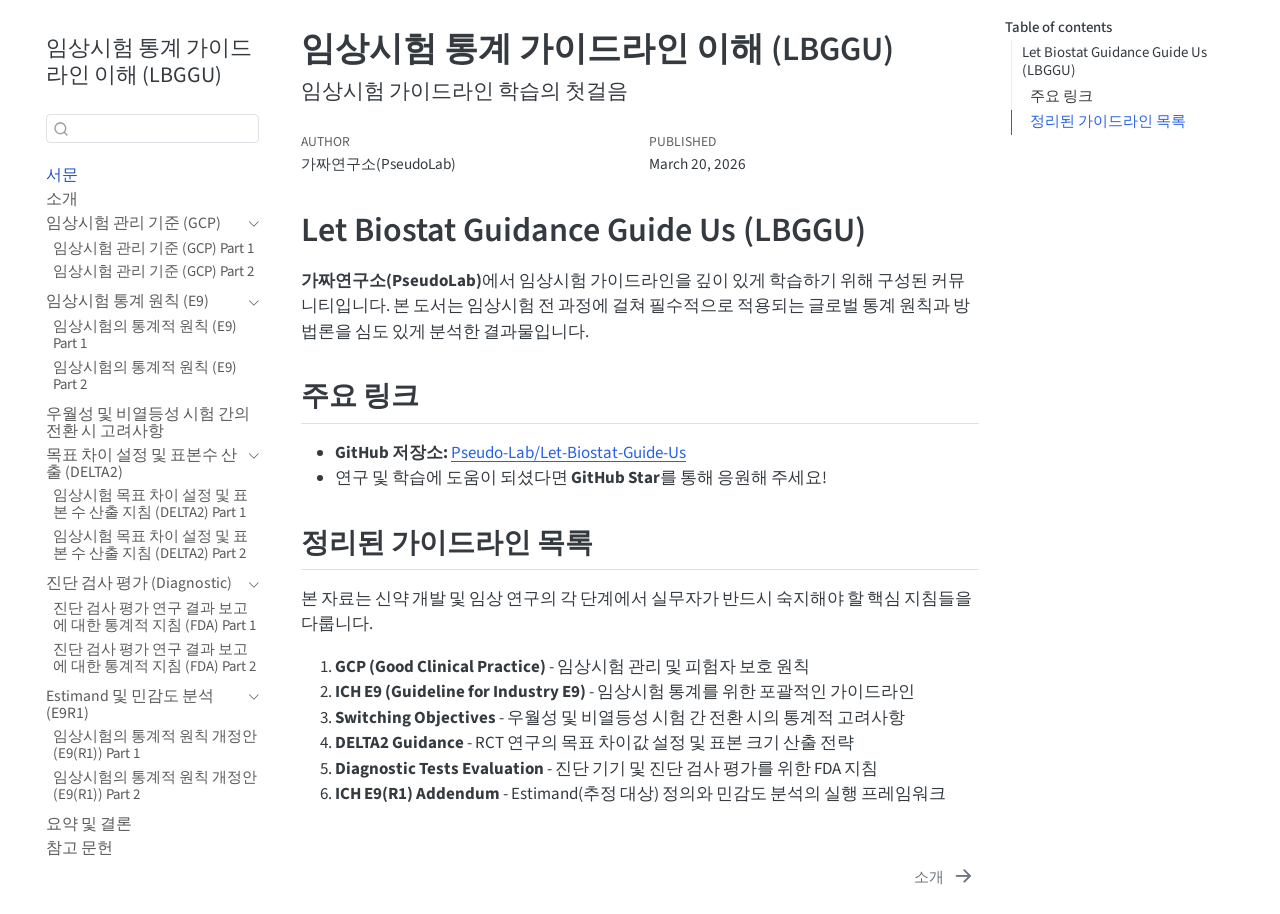
<file: index.html>
<!DOCTYPE html>
<html xmlns="http://www.w3.org/1999/xhtml" lang="en" xml:lang="en"><head>

<meta charset="utf-8">
<meta name="generator" content="quarto-1.9.36">

<meta name="viewport" content="width=device-width, initial-scale=1.0, user-scalable=yes">

<meta name="author" content="가짜연구소(PseudoLab)">
<meta name="dcterms.date" content="2026-03-20">

<title>임상시험 통계 가이드라인 이해 (LBGGU)</title>
<style>
/* Default styles provided by pandoc.
** See https://pandoc.org/MANUAL.html#variables-for-html for config info.
*/
code{white-space: pre-wrap;}
span.smallcaps{font-variant: small-caps;}
div.columns{display: flex; gap: min(4vw, 1.5em);}
div.column{flex: auto; overflow-x: auto;}
div.hanging-indent{margin-left: 1.5em; text-indent: -1.5em;}
ul.task-list{list-style: none;}
ul.task-list li input[type="checkbox"] {
  width: 0.8em;
  margin: 0 0.8em 0.2em -1em; /* quarto-specific, see https://github.com/quarto-dev/quarto-cli/issues/4556 */ 
  vertical-align: middle;
}
</style>


<script src="site_libs/quarto-nav/quarto-nav.js"></script>
<script src="site_libs/quarto-nav/headroom.min.js"></script>
<script src="site_libs/clipboard/clipboard.min.js"></script>
<script src="site_libs/quarto-search/autocomplete.umd.js"></script>
<script src="site_libs/quarto-search/fuse.min.js"></script>
<script src="site_libs/quarto-search/quarto-search.js"></script>
<meta name="quarto:offset" content="./">
<link href="./intro.html" rel="next">
<script src="site_libs/quarto-html/quarto.js" type="module"></script>
<script src="site_libs/quarto-html/tabsets/tabsets.js" type="module"></script>
<script src="site_libs/quarto-html/popper.min.js"></script>
<script src="site_libs/quarto-html/tippy.umd.min.js"></script>
<script src="site_libs/quarto-html/anchor.min.js"></script>
<link href="site_libs/quarto-html/tippy.css" rel="stylesheet">
<link href="site_libs/quarto-html/quarto-syntax-highlighting-845c23b38eaddc0f92fda52bfe77a8c8.css" rel="stylesheet" id="quarto-text-highlighting-styles">
<script src="site_libs/bootstrap/bootstrap.min.js"></script>
<link href="site_libs/bootstrap/bootstrap-icons.css" rel="stylesheet">
<link href="site_libs/bootstrap/bootstrap-44ee0976171e9be92e6ebe9be850cd66.min.css" rel="stylesheet" append-hash="true" id="quarto-bootstrap" data-mode="light">
<script id="quarto-search-options" type="application/json">{
  "location": "sidebar",
  "copy-button": false,
  "collapse-after": 3,
  "panel-placement": "start",
  "type": "textbox",
  "limit": 50,
  "keyboard-shortcut": [
    "f",
    "/",
    "s"
  ],
  "show-item-context": false,
  "language": {
    "search-no-results-text": "No results",
    "search-matching-documents-text": "matching documents",
    "search-copy-link-title": "Copy link to search",
    "search-hide-matches-text": "Hide additional matches",
    "search-more-match-text": "more match in this document",
    "search-more-matches-text": "more matches in this document",
    "search-clear-button-title": "Clear",
    "search-text-placeholder": "",
    "search-detached-cancel-button-title": "Cancel",
    "search-submit-button-title": "Submit",
    "search-label": "Search"
  }
}</script>


</head>

<body class="nav-sidebar floating quarto-light">

<div id="quarto-search-results"></div>
  <header id="quarto-header" class="headroom fixed-top">
  <nav class="quarto-secondary-nav">
    <div class="container-fluid d-flex">
      <button type="button" class="quarto-btn-toggle btn" data-bs-toggle="collapse" role="button" data-bs-target=".quarto-sidebar-collapse-item" aria-controls="quarto-sidebar" aria-expanded="false" aria-label="Toggle sidebar navigation" onclick="if (window.quartoToggleHeadroom) { window.quartoToggleHeadroom(); }">
        <i class="bi bi-layout-text-sidebar-reverse"></i>
      </button>
        <nav class="quarto-page-breadcrumbs" aria-label="breadcrumb"><ol class="breadcrumb"><li class="breadcrumb-item"><a href="./index.html"><span class="chapter-title">서문</span></a></li></ol></nav>
        <a class="flex-grow-1" role="navigation" data-bs-toggle="collapse" data-bs-target=".quarto-sidebar-collapse-item" aria-controls="quarto-sidebar" aria-expanded="false" aria-label="Toggle sidebar navigation" onclick="if (window.quartoToggleHeadroom) { window.quartoToggleHeadroom(); }">      
        </a>
      <button type="button" class="btn quarto-search-button" aria-label="Search" onclick="window.quartoOpenSearch();">
        <i class="bi bi-search"></i>
      </button>
    </div>
  </nav>
</header>
<!-- content -->
<div id="quarto-content" class="quarto-container page-columns page-rows-contents page-layout-article">
<!-- sidebar -->
  <nav id="quarto-sidebar" class="sidebar collapse collapse-horizontal quarto-sidebar-collapse-item sidebar-navigation floating overflow-auto">
    <div class="pt-lg-2 mt-2 text-left sidebar-header">
    <div class="sidebar-title mb-0 py-0">
      <a href="./">임상시험 통계 가이드라인 이해 (LBGGU)</a> 
    </div>
      </div>
        <div class="mt-2 flex-shrink-0 align-items-center">
        <div class="sidebar-search">
        <div id="quarto-search" class="" title="Search"></div>
        </div>
        </div>
    <div class="sidebar-menu-container"> 
    <ul class="list-unstyled mt-1">
        <li class="sidebar-item">
  <div class="sidebar-item-container"> 
  <a href="./index.html" class="sidebar-item-text sidebar-link active"><span class="chapter-title">서문</span></a>
  </div>
</li>
        <li class="sidebar-item">
  <div class="sidebar-item-container"> 
  <a href="./intro.html" class="sidebar-item-text sidebar-link"><span class="chapter-title">소개</span></a>
  </div>
</li>
        <li class="sidebar-item sidebar-item-section">
      <div class="sidebar-item-container"> 
            <a class="sidebar-item-text sidebar-link text-start" data-bs-toggle="collapse" data-bs-target="#quarto-sidebar-section-1" role="navigation" aria-expanded="true">
 <span class="menu-text">임상시험 관리 기준 (GCP)</span></a>
          <a class="sidebar-item-toggle text-start" data-bs-toggle="collapse" data-bs-target="#quarto-sidebar-section-1" role="navigation" aria-expanded="true" aria-label="Toggle section">
            <i class="bi bi-chevron-right ms-2"></i>
          </a> 
      </div>
      <ul id="quarto-sidebar-section-1" class="collapse list-unstyled sidebar-section depth1 show">  
          <li class="sidebar-item">
  <div class="sidebar-item-container"> 
  <a href="./gcp_part1.html" class="sidebar-item-text sidebar-link"><span class="chapter-title">임상시험 관리 기준 (GCP) Part 1</span></a>
  </div>
</li>
          <li class="sidebar-item">
  <div class="sidebar-item-container"> 
  <a href="./gcp_part2.html" class="sidebar-item-text sidebar-link"><span class="chapter-title">임상시험 관리 기준 (GCP) Part 2</span></a>
  </div>
</li>
      </ul>
  </li>
        <li class="sidebar-item sidebar-item-section">
      <div class="sidebar-item-container"> 
            <a class="sidebar-item-text sidebar-link text-start" data-bs-toggle="collapse" data-bs-target="#quarto-sidebar-section-2" role="navigation" aria-expanded="true">
 <span class="menu-text">임상시험 통계 원칙 (E9)</span></a>
          <a class="sidebar-item-toggle text-start" data-bs-toggle="collapse" data-bs-target="#quarto-sidebar-section-2" role="navigation" aria-expanded="true" aria-label="Toggle section">
            <i class="bi bi-chevron-right ms-2"></i>
          </a> 
      </div>
      <ul id="quarto-sidebar-section-2" class="collapse list-unstyled sidebar-section depth1 show">  
          <li class="sidebar-item">
  <div class="sidebar-item-container"> 
  <a href="./e9_part1.html" class="sidebar-item-text sidebar-link"><span class="chapter-title">임상시험의 통계적 원칙 (E9) Part 1</span></a>
  </div>
</li>
          <li class="sidebar-item">
  <div class="sidebar-item-container"> 
  <a href="./e9_part2.html" class="sidebar-item-text sidebar-link"><span class="chapter-title">임상시험의 통계적 원칙 (E9) Part 2</span></a>
  </div>
</li>
      </ul>
  </li>
        <li class="sidebar-item">
  <div class="sidebar-item-container"> 
  <a href="./switching.html" class="sidebar-item-text sidebar-link"><span class="chapter-title">우월성 및 비열등성 시험 간의 전환 시 고려사항</span></a>
  </div>
</li>
        <li class="sidebar-item sidebar-item-section">
      <div class="sidebar-item-container"> 
            <a class="sidebar-item-text sidebar-link text-start" data-bs-toggle="collapse" data-bs-target="#quarto-sidebar-section-3" role="navigation" aria-expanded="true">
 <span class="menu-text">목표 차이 설정 및 표본수 산출 (DELTA2)</span></a>
          <a class="sidebar-item-toggle text-start" data-bs-toggle="collapse" data-bs-target="#quarto-sidebar-section-3" role="navigation" aria-expanded="true" aria-label="Toggle section">
            <i class="bi bi-chevron-right ms-2"></i>
          </a> 
      </div>
      <ul id="quarto-sidebar-section-3" class="collapse list-unstyled sidebar-section depth1 show">  
          <li class="sidebar-item">
  <div class="sidebar-item-container"> 
  <a href="./delta_part1.html" class="sidebar-item-text sidebar-link"><span class="chapter-title">임상시험 목표 차이 설정 및 표본 수 산출 지침 (DELTA2) Part 1</span></a>
  </div>
</li>
          <li class="sidebar-item">
  <div class="sidebar-item-container"> 
  <a href="./delta_part2.html" class="sidebar-item-text sidebar-link"><span class="chapter-title">임상시험 목표 차이 설정 및 표본 수 산출 지침 (DELTA2) Part 2</span></a>
  </div>
</li>
      </ul>
  </li>
        <li class="sidebar-item sidebar-item-section">
      <div class="sidebar-item-container"> 
            <a class="sidebar-item-text sidebar-link text-start" data-bs-toggle="collapse" data-bs-target="#quarto-sidebar-section-4" role="navigation" aria-expanded="true">
 <span class="menu-text">진단 검사 평가 (Diagnostic)</span></a>
          <a class="sidebar-item-toggle text-start" data-bs-toggle="collapse" data-bs-target="#quarto-sidebar-section-4" role="navigation" aria-expanded="true" aria-label="Toggle section">
            <i class="bi bi-chevron-right ms-2"></i>
          </a> 
      </div>
      <ul id="quarto-sidebar-section-4" class="collapse list-unstyled sidebar-section depth1 show">  
          <li class="sidebar-item">
  <div class="sidebar-item-container"> 
  <a href="./diagnostic_part1.html" class="sidebar-item-text sidebar-link"><span class="chapter-title">진단 검사 평가 연구 결과 보고에 대한 통계적 지침 (FDA) Part 1</span></a>
  </div>
</li>
          <li class="sidebar-item">
  <div class="sidebar-item-container"> 
  <a href="./diagnostic_part2.html" class="sidebar-item-text sidebar-link"><span class="chapter-title">진단 검사 평가 연구 결과 보고에 대한 통계적 지침 (FDA) Part 2</span></a>
  </div>
</li>
      </ul>
  </li>
        <li class="sidebar-item sidebar-item-section">
      <div class="sidebar-item-container"> 
            <a class="sidebar-item-text sidebar-link text-start" data-bs-toggle="collapse" data-bs-target="#quarto-sidebar-section-5" role="navigation" aria-expanded="true">
 <span class="menu-text">Estimand 및 민감도 분석 (E9R1)</span></a>
          <a class="sidebar-item-toggle text-start" data-bs-toggle="collapse" data-bs-target="#quarto-sidebar-section-5" role="navigation" aria-expanded="true" aria-label="Toggle section">
            <i class="bi bi-chevron-right ms-2"></i>
          </a> 
      </div>
      <ul id="quarto-sidebar-section-5" class="collapse list-unstyled sidebar-section depth1 show">  
          <li class="sidebar-item">
  <div class="sidebar-item-container"> 
  <a href="./e9r1_part1.html" class="sidebar-item-text sidebar-link"><span class="chapter-title">임상시험의 통계적 원칙 개정안 (E9(R1)) Part 1</span></a>
  </div>
</li>
          <li class="sidebar-item">
  <div class="sidebar-item-container"> 
  <a href="./e9r1_part2.html" class="sidebar-item-text sidebar-link"><span class="chapter-title">임상시험의 통계적 원칙 개정안 (E9(R1)) Part 2</span></a>
  </div>
</li>
      </ul>
  </li>
        <li class="sidebar-item">
  <div class="sidebar-item-container"> 
  <a href="./summary.html" class="sidebar-item-text sidebar-link"><span class="chapter-title">요약 및 결론</span></a>
  </div>
</li>
        <li class="sidebar-item">
  <div class="sidebar-item-container"> 
  <a href="./references.html" class="sidebar-item-text sidebar-link"><span class="chapter-title">참고 문헌</span></a>
  </div>
</li>
    </ul>
    </div>
</nav>
<div id="quarto-sidebar-glass" class="quarto-sidebar-collapse-item" data-bs-toggle="collapse" data-bs-target=".quarto-sidebar-collapse-item"></div>
<!-- margin-sidebar -->
    <div id="quarto-margin-sidebar" class="sidebar margin-sidebar">
        <nav id="TOC" role="doc-toc" class="toc-active">
    <h2 id="toc-title">Table of contents</h2>
   
  <ul>
  <li><a href="#let-biostat-guidance-guide-us-lbggu" id="toc-let-biostat-guidance-guide-us-lbggu" class="nav-link active" data-scroll-target="#let-biostat-guidance-guide-us-lbggu">Let Biostat Guidance Guide Us (LBGGU)</a>
  <ul class="collapse">
  <li><a href="#주요-링크" id="toc-주요-링크" class="nav-link" data-scroll-target="#주요-링크">주요 링크</a></li>
  <li><a href="#정리된-가이드라인-목록" id="toc-정리된-가이드라인-목록" class="nav-link" data-scroll-target="#정리된-가이드라인-목록">정리된 가이드라인 목록</a></li>
  </ul></li>
  </ul>
</nav>
    </div>
<!-- main -->
<main class="content" id="quarto-document-content">

<header id="title-block-header" class="quarto-title-block default">
<div class="quarto-title">
<h1 class="title">임상시험 통계 가이드라인 이해 (LBGGU)</h1>
<p class="subtitle lead">임상시험 가이드라인 학습의 첫걸음</p>
</div>



<div class="quarto-title-meta">

    <div>
    <div class="quarto-title-meta-heading">Author</div>
    <div class="quarto-title-meta-contents">
             <p>가짜연구소(PseudoLab) </p>
          </div>
  </div>
    
    <div>
    <div class="quarto-title-meta-heading">Published</div>
    <div class="quarto-title-meta-contents">
      <p class="date">March 20, 2026</p>
    </div>
  </div>
  
    
  </div>
  


</header>


<section id="let-biostat-guidance-guide-us-lbggu" class="level1">
<h1>Let Biostat Guidance Guide Us (LBGGU)</h1>
<p><strong>가짜연구소(PseudoLab)</strong>에서 임상시험 가이드라인을 깊이 있게 학습하기 위해 구성된 커뮤니티입니다. 본 도서는 임상시험 전 과정에 걸쳐 필수적으로 적용되는 글로벌 통계 원칙과 방법론을 심도 있게 분석한 결과물입니다.</p>
<section id="주요-링크" class="level2">
<h2 class="anchored" data-anchor-id="주요-링크">주요 링크</h2>
<ul>
<li><strong>GitHub 저장소:</strong> <a href="https://github.com/Pseudo-Lab/Let-Biostat-Guidance-Guide-Us">Pseudo-Lab/Let-Biostat-Guide-Us</a></li>
<li>연구 및 학습에 도움이 되셨다면 <strong>GitHub Star</strong>를 통해 응원해 주세요!</li>
</ul>
</section>
<section id="정리된-가이드라인-목록" class="level2">
<h2 class="anchored" data-anchor-id="정리된-가이드라인-목록">정리된 가이드라인 목록</h2>
<p>본 자료는 신약 개발 및 임상 연구의 각 단계에서 실무자가 반드시 숙지해야 할 핵심 지침들을 다룹니다.</p>
<ol type="1">
<li><strong>GCP (Good Clinical Practice)</strong> - 임상시험 관리 및 피험자 보호 원칙</li>
<li><strong>ICH E9 (Guideline for Industry E9)</strong> - 임상시험 통계를 위한 포괄적인 가이드라인</li>
<li><strong>Switching Objectives</strong> - 우월성 및 비열등성 시험 간 전환 시의 통계적 고려사항</li>
<li><strong>DELTA2 Guidance</strong> - RCT 연구의 목표 차이값 설정 및 표본 크기 산출 전략</li>
<li><strong>Diagnostic Tests Evaluation</strong> - 진단 기기 및 진단 검사 평가를 위한 FDA 지침</li>
<li><strong>ICH E9(R1) Addendum</strong> - Estimand(추정 대상) 정의와 민감도 분석의 실행 프레임워크</li>
</ol>


</section>
</section>

</main> <!-- /main -->
<script id="quarto-html-after-body" type="application/javascript">
  window.document.addEventListener("DOMContentLoaded", function (event) {
    const icon = "";
    const anchorJS = new window.AnchorJS();
    anchorJS.options = {
      placement: 'right',
      icon: icon
    };
    anchorJS.add('.anchored');
    const isCodeAnnotation = (el) => {
      for (const clz of el.classList) {
        if (clz.startsWith('code-annotation-')) {                     
          return true;
        }
      }
      return false;
    }
    const onCopySuccess = function(e) {
      // button target
      const button = e.trigger;
      // don't keep focus
      button.blur();
      // flash "checked"
      button.classList.add('code-copy-button-checked');
      var currentTitle = button.getAttribute("title");
      button.setAttribute("title", "Copied!");
      let tooltip;
      if (window.bootstrap) {
        button.setAttribute("data-bs-toggle", "tooltip");
        button.setAttribute("data-bs-placement", "left");
        button.setAttribute("data-bs-title", "Copied!");
        tooltip = new bootstrap.Tooltip(button, 
          { trigger: "manual", 
            customClass: "code-copy-button-tooltip",
            offset: [0, -8]});
        tooltip.show();    
      }
      setTimeout(function() {
        if (tooltip) {
          tooltip.hide();
          button.removeAttribute("data-bs-title");
          button.removeAttribute("data-bs-toggle");
          button.removeAttribute("data-bs-placement");
        }
        button.setAttribute("title", currentTitle);
        button.classList.remove('code-copy-button-checked');
      }, 1000);
      // clear code selection
      e.clearSelection();
    }
    const getTextToCopy = function(trigger) {
      const outerScaffold = trigger.parentElement.cloneNode(true);
      const codeEl = outerScaffold.querySelector('code');
      for (const childEl of codeEl.children) {
        if (isCodeAnnotation(childEl)) {
          childEl.remove();
        }
      }
      return codeEl.innerText;
    }
    const clipboard = new window.ClipboardJS('.code-copy-button:not([data-in-quarto-modal])', {
      text: getTextToCopy
    });
    clipboard.on('success', onCopySuccess);
    if (window.document.getElementById('quarto-embedded-source-code-modal')) {
      const clipboardModal = new window.ClipboardJS('.code-copy-button[data-in-quarto-modal]', {
        text: getTextToCopy,
        container: window.document.getElementById('quarto-embedded-source-code-modal')
      });
      clipboardModal.on('success', onCopySuccess);
    }
      var localhostRegex = new RegExp(/^(?:http|https):\/\/localhost\:?[0-9]*\//);
      var mailtoRegex = new RegExp(/^mailto:/);
        var filterRegex = new RegExp('/' + window.location.host + '/');
      var isInternal = (href) => {
          return filterRegex.test(href) || localhostRegex.test(href) || mailtoRegex.test(href);
      }
      // Inspect non-navigation links and adorn them if external
     var links = window.document.querySelectorAll('a[href]:not(.nav-link):not(.navbar-brand):not(.toc-action):not(.sidebar-link):not(.sidebar-item-toggle):not(.pagination-link):not(.no-external):not([aria-hidden]):not(.dropdown-item):not(.quarto-navigation-tool):not(.about-link)');
      for (var i=0; i<links.length; i++) {
        const link = links[i];
        if (!isInternal(link.href)) {
          // undo the damage that might have been done by quarto-nav.js in the case of
          // links that we want to consider external
          if (link.dataset.originalHref !== undefined) {
            link.href = link.dataset.originalHref;
          }
        }
      }
    function tippyHover(el, contentFn, onTriggerFn, onUntriggerFn) {
      const config = {
        allowHTML: true,
        maxWidth: 500,
        delay: 100,
        arrow: false,
        appendTo: function(el) {
            return el.parentElement;
        },
        interactive: true,
        interactiveBorder: 10,
        theme: 'quarto',
        placement: 'bottom-start',
      };
      if (contentFn) {
        config.content = contentFn;
      }
      if (onTriggerFn) {
        config.onTrigger = onTriggerFn;
      }
      if (onUntriggerFn) {
        config.onUntrigger = onUntriggerFn;
      }
      window.tippy(el, config); 
    }
    const noterefs = window.document.querySelectorAll('a[role="doc-noteref"]');
    for (var i=0; i<noterefs.length; i++) {
      const ref = noterefs[i];
      tippyHover(ref, function() {
        // use id or data attribute instead here
        let href = ref.getAttribute('data-footnote-href') || ref.getAttribute('href');
        try { href = new URL(href).hash; } catch {}
        const id = href.replace(/^#\/?/, "");
        const note = window.document.getElementById(id);
        if (note) {
          return note.innerHTML;
        } else {
          return "";
        }
      });
    }
    const xrefs = window.document.querySelectorAll('a.quarto-xref');
    const processXRef = (id, note) => {
      // Strip column container classes
      const stripColumnClz = (el) => {
        el.classList.remove("page-full", "page-columns");
        if (el.children) {
          for (const child of el.children) {
            stripColumnClz(child);
          }
        }
      }
      stripColumnClz(note)
      if (id === null || id.startsWith('sec-')) {
        // Special case sections, only their first couple elements
        const container = document.createElement("div");
        if (note.children && note.children.length > 2) {
          container.appendChild(note.children[0].cloneNode(true));
          for (let i = 1; i < note.children.length; i++) {
            const child = note.children[i];
            if (child.tagName === "P" && child.innerText === "") {
              continue;
            } else {
              container.appendChild(child.cloneNode(true));
              break;
            }
          }
          if (window.Quarto?.typesetMath) {
            window.Quarto.typesetMath(container);
          }
          return container.innerHTML
        } else {
          if (window.Quarto?.typesetMath) {
            window.Quarto.typesetMath(note);
          }
          return note.innerHTML;
        }
      } else {
        // Remove any anchor links if they are present
        const anchorLink = note.querySelector('a.anchorjs-link');
        if (anchorLink) {
          anchorLink.remove();
        }
        if (window.Quarto?.typesetMath) {
          window.Quarto.typesetMath(note);
        }
        if (note.classList.contains("callout")) {
          return note.outerHTML;
        } else {
          return note.innerHTML;
        }
      }
    }
    for (var i=0; i<xrefs.length; i++) {
      const xref = xrefs[i];
      tippyHover(xref, undefined, function(instance) {
        instance.disable();
        let url = xref.getAttribute('href');
        let hash = undefined; 
        if (url.startsWith('#')) {
          hash = url;
        } else {
          try { hash = new URL(url).hash; } catch {}
        }
        if (hash) {
          const id = hash.replace(/^#\/?/, "");
          const note = window.document.getElementById(id);
          if (note !== null) {
            try {
              const html = processXRef(id, note.cloneNode(true));
              instance.setContent(html);
            } finally {
              instance.enable();
              instance.show();
            }
          } else {
            // See if we can fetch this
            fetch(url.split('#')[0])
            .then(res => res.text())
            .then(html => {
              const parser = new DOMParser();
              const htmlDoc = parser.parseFromString(html, "text/html");
              const note = htmlDoc.getElementById(id);
              if (note !== null) {
                const html = processXRef(id, note);
                instance.setContent(html);
              } 
            }).finally(() => {
              instance.enable();
              instance.show();
            });
          }
        } else {
          // See if we can fetch a full url (with no hash to target)
          // This is a special case and we should probably do some content thinning / targeting
          fetch(url)
          .then(res => res.text())
          .then(html => {
            const parser = new DOMParser();
            const htmlDoc = parser.parseFromString(html, "text/html");
            const note = htmlDoc.querySelector('main.content');
            if (note !== null) {
              // This should only happen for chapter cross references
              // (since there is no id in the URL)
              // remove the first header
              if (note.children.length > 0 && note.children[0].tagName === "HEADER") {
                note.children[0].remove();
              }
              const html = processXRef(null, note);
              instance.setContent(html);
            } 
          }).finally(() => {
            instance.enable();
            instance.show();
          });
        }
      }, function(instance) {
      });
    }
        let selectedAnnoteEl;
        const selectorForAnnotation = ( cell, annotation) => {
          let cellAttr = 'data-code-cell="' + cell + '"';
          let lineAttr = 'data-code-annotation="' +  annotation + '"';
          const selector = 'span[' + cellAttr + '][' + lineAttr + ']';
          return selector;
        }
        const selectCodeLines = (annoteEl) => {
          const doc = window.document;
          const targetCell = annoteEl.getAttribute("data-target-cell");
          const targetAnnotation = annoteEl.getAttribute("data-target-annotation");
          const annoteSpan = window.document.querySelector(selectorForAnnotation(targetCell, targetAnnotation));
          const lines = annoteSpan.getAttribute("data-code-lines").split(",");
          const lineIds = lines.map((line) => {
            return targetCell + "-" + line;
          })
          let top = null;
          let height = null;
          let parent = null;
          if (lineIds.length > 0) {
              //compute the position of the single el (top and bottom and make a div)
              const el = window.document.getElementById(lineIds[0]);
              top = el.offsetTop;
              height = el.offsetHeight;
              parent = el.parentElement.parentElement;
            if (lineIds.length > 1) {
              const lastEl = window.document.getElementById(lineIds[lineIds.length - 1]);
              const bottom = lastEl.offsetTop + lastEl.offsetHeight;
              height = bottom - top;
            }
            if (top !== null && height !== null && parent !== null) {
              // cook up a div (if necessary) and position it 
              let div = window.document.getElementById("code-annotation-line-highlight");
              if (div === null) {
                div = window.document.createElement("div");
                div.setAttribute("id", "code-annotation-line-highlight");
                div.style.position = 'absolute';
                parent.appendChild(div);
              }
              div.style.top = top - 2 + "px";
              div.style.height = height + 4 + "px";
              div.style.left = 0;
              let gutterDiv = window.document.getElementById("code-annotation-line-highlight-gutter");
              if (gutterDiv === null) {
                gutterDiv = window.document.createElement("div");
                gutterDiv.setAttribute("id", "code-annotation-line-highlight-gutter");
                gutterDiv.style.position = 'absolute';
                const codeCell = window.document.getElementById(targetCell);
                const gutter = codeCell.querySelector('.code-annotation-gutter');
                gutter.appendChild(gutterDiv);
              }
              gutterDiv.style.top = top - 2 + "px";
              gutterDiv.style.height = height + 4 + "px";
            }
            selectedAnnoteEl = annoteEl;
          }
        };
        const unselectCodeLines = () => {
          const elementsIds = ["code-annotation-line-highlight", "code-annotation-line-highlight-gutter"];
          elementsIds.forEach((elId) => {
            const div = window.document.getElementById(elId);
            if (div) {
              div.remove();
            }
          });
          selectedAnnoteEl = undefined;
        };
          // Handle positioning of the toggle
      window.addEventListener(
        "resize",
        throttle(() => {
          elRect = undefined;
          if (selectedAnnoteEl) {
            selectCodeLines(selectedAnnoteEl);
          }
        }, 10)
      );
      function throttle(fn, ms) {
      let throttle = false;
      let timer;
        return (...args) => {
          if(!throttle) { // first call gets through
              fn.apply(this, args);
              throttle = true;
          } else { // all the others get throttled
              if(timer) clearTimeout(timer); // cancel #2
              timer = setTimeout(() => {
                fn.apply(this, args);
                timer = throttle = false;
              }, ms);
          }
        };
      }
        // Attach click handler to the DT
        const annoteDls = window.document.querySelectorAll('dt[data-target-cell]');
        for (const annoteDlNode of annoteDls) {
          annoteDlNode.addEventListener('click', (event) => {
            const clickedEl = event.target;
            if (clickedEl !== selectedAnnoteEl) {
              unselectCodeLines();
              const activeEl = window.document.querySelector('dt[data-target-cell].code-annotation-active');
              if (activeEl) {
                activeEl.classList.remove('code-annotation-active');
              }
              selectCodeLines(clickedEl);
              clickedEl.classList.add('code-annotation-active');
            } else {
              // Unselect the line
              unselectCodeLines();
              clickedEl.classList.remove('code-annotation-active');
            }
          });
        }
    const findCites = (el) => {
      const parentEl = el.parentElement;
      if (parentEl) {
        const cites = parentEl.dataset.cites;
        if (cites) {
          return {
            el,
            cites: cites.split(' ')
          };
        } else {
          return findCites(el.parentElement)
        }
      } else {
        return undefined;
      }
    };
    var bibliorefs = window.document.querySelectorAll('a[role="doc-biblioref"]');
    for (var i=0; i<bibliorefs.length; i++) {
      const ref = bibliorefs[i];
      const citeInfo = findCites(ref);
      if (citeInfo) {
        tippyHover(citeInfo.el, function() {
          var popup = window.document.createElement('div');
          citeInfo.cites.forEach(function(cite) {
            var citeDiv = window.document.createElement('div');
            citeDiv.classList.add('hanging-indent');
            citeDiv.classList.add('csl-entry');
            var biblioDiv = window.document.getElementById('ref-' + cite);
            if (biblioDiv) {
              citeDiv.innerHTML = biblioDiv.innerHTML;
            }
            popup.appendChild(citeDiv);
          });
          return popup.innerHTML;
        });
      }
    }
  });
  </script>
<nav class="page-navigation">
  <div class="nav-page nav-page-previous">
  </div>
  <div class="nav-page nav-page-next">
      <a href="./intro.html" class="pagination-link" aria-label="소개">
        <span class="nav-page-text"><span class="chapter-title">소개</span></span> <i class="bi bi-arrow-right-short"></i>
      </a>
  </div>
</nav>
</div> <!-- /content -->




</body></html>
</file>
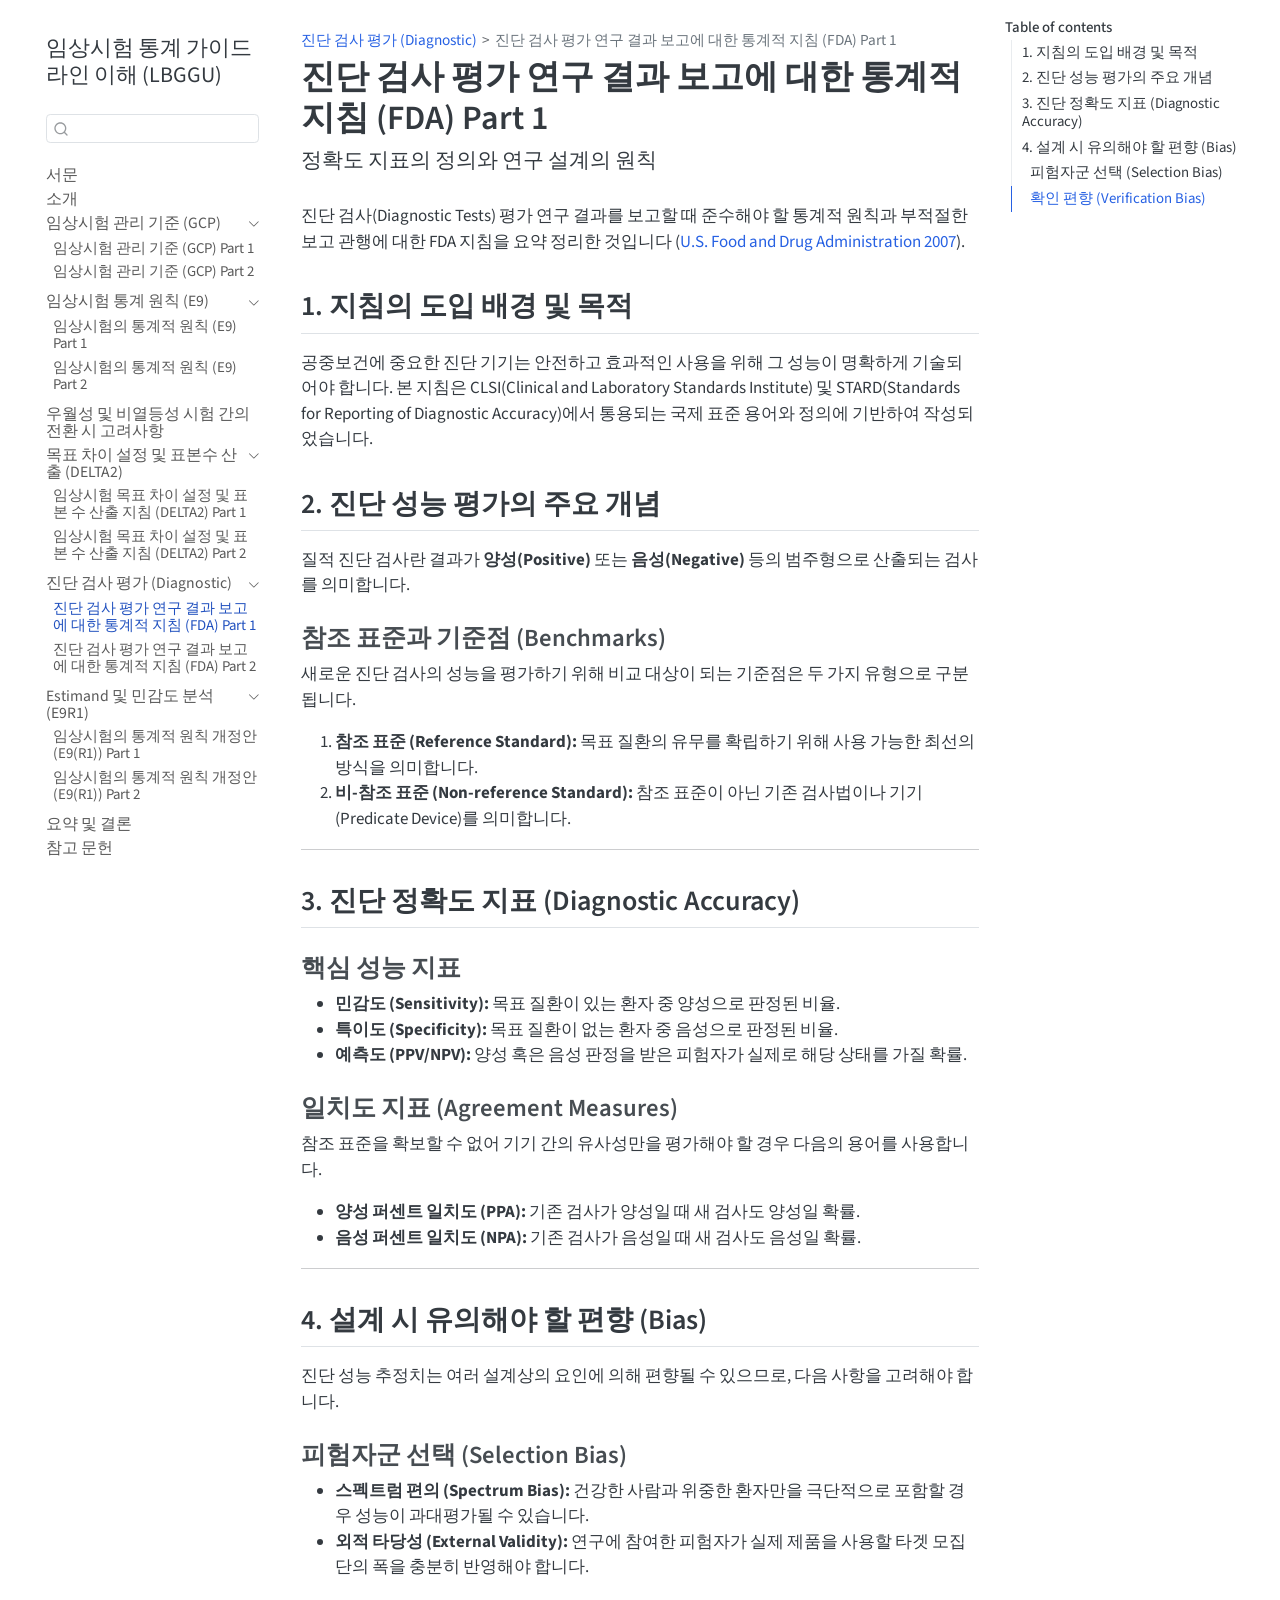
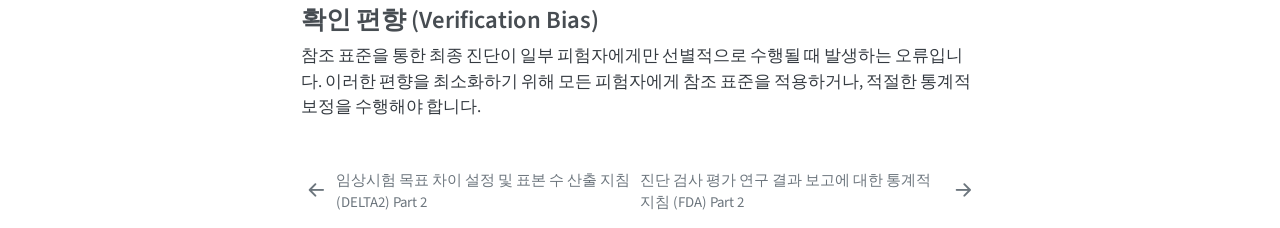
<file: diagnostic_part1.html>
<!DOCTYPE html>
<html xmlns="http://www.w3.org/1999/xhtml" lang="en" xml:lang="en"><head>

<meta charset="utf-8">
<meta name="generator" content="quarto-1.9.36">

<meta name="viewport" content="width=device-width, initial-scale=1.0, user-scalable=yes">


<title>진단 검사 평가 연구 결과 보고에 대한 통계적 지침 (FDA) Part 1 – 임상시험 통계 가이드라인 이해 (LBGGU)</title>
<style>
/* Default styles provided by pandoc.
** See https://pandoc.org/MANUAL.html#variables-for-html for config info.
*/
code{white-space: pre-wrap;}
span.smallcaps{font-variant: small-caps;}
div.columns{display: flex; gap: min(4vw, 1.5em);}
div.column{flex: auto; overflow-x: auto;}
div.hanging-indent{margin-left: 1.5em; text-indent: -1.5em;}
ul.task-list{list-style: none;}
ul.task-list li input[type="checkbox"] {
  width: 0.8em;
  margin: 0 0.8em 0.2em -1em; /* quarto-specific, see https://github.com/quarto-dev/quarto-cli/issues/4556 */ 
  vertical-align: middle;
}
/* CSS for citations */
div.csl-bib-body { }
div.csl-entry {
  clear: both;
}
.hanging-indent div.csl-entry {
  margin-left:2em;
  text-indent:-2em;
}
div.csl-left-margin {
  min-width:2em;
  float:left;
}
div.csl-right-inline {
  margin-left:2em;
  padding-left:1em;
}
div.csl-indent {
  margin-left: 2em;
}</style>


<script src="site_libs/quarto-nav/quarto-nav.js"></script>
<script src="site_libs/quarto-nav/headroom.min.js"></script>
<script src="site_libs/clipboard/clipboard.min.js"></script>
<script src="site_libs/quarto-search/autocomplete.umd.js"></script>
<script src="site_libs/quarto-search/fuse.min.js"></script>
<script src="site_libs/quarto-search/quarto-search.js"></script>
<meta name="quarto:offset" content="./">
<link href="./diagnostic_part2.html" rel="next">
<link href="./delta_part2.html" rel="prev">
<script src="site_libs/quarto-html/quarto.js" type="module"></script>
<script src="site_libs/quarto-html/tabsets/tabsets.js" type="module"></script>
<script src="site_libs/quarto-html/popper.min.js"></script>
<script src="site_libs/quarto-html/tippy.umd.min.js"></script>
<script src="site_libs/quarto-html/anchor.min.js"></script>
<link href="site_libs/quarto-html/tippy.css" rel="stylesheet">
<link href="site_libs/quarto-html/quarto-syntax-highlighting-845c23b38eaddc0f92fda52bfe77a8c8.css" rel="stylesheet" id="quarto-text-highlighting-styles">
<script src="site_libs/bootstrap/bootstrap.min.js"></script>
<link href="site_libs/bootstrap/bootstrap-icons.css" rel="stylesheet">
<link href="site_libs/bootstrap/bootstrap-44ee0976171e9be92e6ebe9be850cd66.min.css" rel="stylesheet" append-hash="true" id="quarto-bootstrap" data-mode="light">
<script id="quarto-search-options" type="application/json">{
  "location": "sidebar",
  "copy-button": false,
  "collapse-after": 3,
  "panel-placement": "start",
  "type": "textbox",
  "limit": 50,
  "keyboard-shortcut": [
    "f",
    "/",
    "s"
  ],
  "show-item-context": false,
  "language": {
    "search-no-results-text": "No results",
    "search-matching-documents-text": "matching documents",
    "search-copy-link-title": "Copy link to search",
    "search-hide-matches-text": "Hide additional matches",
    "search-more-match-text": "more match in this document",
    "search-more-matches-text": "more matches in this document",
    "search-clear-button-title": "Clear",
    "search-text-placeholder": "",
    "search-detached-cancel-button-title": "Cancel",
    "search-submit-button-title": "Submit",
    "search-label": "Search"
  }
}</script>


</head>

<body class="nav-sidebar floating quarto-light">

<div id="quarto-search-results"></div>
  <header id="quarto-header" class="headroom fixed-top">
  <nav class="quarto-secondary-nav">
    <div class="container-fluid d-flex">
      <button type="button" class="quarto-btn-toggle btn" data-bs-toggle="collapse" role="button" data-bs-target=".quarto-sidebar-collapse-item" aria-controls="quarto-sidebar" aria-expanded="false" aria-label="Toggle sidebar navigation" onclick="if (window.quartoToggleHeadroom) { window.quartoToggleHeadroom(); }">
        <i class="bi bi-layout-text-sidebar-reverse"></i>
      </button>
        <nav class="quarto-page-breadcrumbs" aria-label="breadcrumb"><ol class="breadcrumb"><li class="breadcrumb-item"><a href="./diagnostic_part1.html">진단 검사 평가 (Diagnostic)</a></li><li class="breadcrumb-item"><a href="./diagnostic_part1.html"><span class="chapter-title">진단 검사 평가 연구 결과 보고에 대한 통계적 지침 (FDA) Part 1</span></a></li></ol></nav>
        <a class="flex-grow-1" role="navigation" data-bs-toggle="collapse" data-bs-target=".quarto-sidebar-collapse-item" aria-controls="quarto-sidebar" aria-expanded="false" aria-label="Toggle sidebar navigation" onclick="if (window.quartoToggleHeadroom) { window.quartoToggleHeadroom(); }">      
        </a>
      <button type="button" class="btn quarto-search-button" aria-label="Search" onclick="window.quartoOpenSearch();">
        <i class="bi bi-search"></i>
      </button>
    </div>
  </nav>
</header>
<!-- content -->
<div id="quarto-content" class="quarto-container page-columns page-rows-contents page-layout-article">
<!-- sidebar -->
  <nav id="quarto-sidebar" class="sidebar collapse collapse-horizontal quarto-sidebar-collapse-item sidebar-navigation floating overflow-auto">
    <div class="pt-lg-2 mt-2 text-left sidebar-header">
    <div class="sidebar-title mb-0 py-0">
      <a href="./">임상시험 통계 가이드라인 이해 (LBGGU)</a> 
    </div>
      </div>
        <div class="mt-2 flex-shrink-0 align-items-center">
        <div class="sidebar-search">
        <div id="quarto-search" class="" title="Search"></div>
        </div>
        </div>
    <div class="sidebar-menu-container"> 
    <ul class="list-unstyled mt-1">
        <li class="sidebar-item">
  <div class="sidebar-item-container"> 
  <a href="./index.html" class="sidebar-item-text sidebar-link"><span class="chapter-title">서문</span></a>
  </div>
</li>
        <li class="sidebar-item">
  <div class="sidebar-item-container"> 
  <a href="./intro.html" class="sidebar-item-text sidebar-link"><span class="chapter-title">소개</span></a>
  </div>
</li>
        <li class="sidebar-item sidebar-item-section">
      <div class="sidebar-item-container"> 
            <a class="sidebar-item-text sidebar-link text-start" data-bs-toggle="collapse" data-bs-target="#quarto-sidebar-section-1" role="navigation" aria-expanded="true">
 <span class="menu-text">임상시험 관리 기준 (GCP)</span></a>
          <a class="sidebar-item-toggle text-start" data-bs-toggle="collapse" data-bs-target="#quarto-sidebar-section-1" role="navigation" aria-expanded="true" aria-label="Toggle section">
            <i class="bi bi-chevron-right ms-2"></i>
          </a> 
      </div>
      <ul id="quarto-sidebar-section-1" class="collapse list-unstyled sidebar-section depth1 show">  
          <li class="sidebar-item">
  <div class="sidebar-item-container"> 
  <a href="./gcp_part1.html" class="sidebar-item-text sidebar-link"><span class="chapter-title">임상시험 관리 기준 (GCP) Part 1</span></a>
  </div>
</li>
          <li class="sidebar-item">
  <div class="sidebar-item-container"> 
  <a href="./gcp_part2.html" class="sidebar-item-text sidebar-link"><span class="chapter-title">임상시험 관리 기준 (GCP) Part 2</span></a>
  </div>
</li>
      </ul>
  </li>
        <li class="sidebar-item sidebar-item-section">
      <div class="sidebar-item-container"> 
            <a class="sidebar-item-text sidebar-link text-start" data-bs-toggle="collapse" data-bs-target="#quarto-sidebar-section-2" role="navigation" aria-expanded="true">
 <span class="menu-text">임상시험 통계 원칙 (E9)</span></a>
          <a class="sidebar-item-toggle text-start" data-bs-toggle="collapse" data-bs-target="#quarto-sidebar-section-2" role="navigation" aria-expanded="true" aria-label="Toggle section">
            <i class="bi bi-chevron-right ms-2"></i>
          </a> 
      </div>
      <ul id="quarto-sidebar-section-2" class="collapse list-unstyled sidebar-section depth1 show">  
          <li class="sidebar-item">
  <div class="sidebar-item-container"> 
  <a href="./e9_part1.html" class="sidebar-item-text sidebar-link"><span class="chapter-title">임상시험의 통계적 원칙 (E9) Part 1</span></a>
  </div>
</li>
          <li class="sidebar-item">
  <div class="sidebar-item-container"> 
  <a href="./e9_part2.html" class="sidebar-item-text sidebar-link"><span class="chapter-title">임상시험의 통계적 원칙 (E9) Part 2</span></a>
  </div>
</li>
      </ul>
  </li>
        <li class="sidebar-item">
  <div class="sidebar-item-container"> 
  <a href="./switching.html" class="sidebar-item-text sidebar-link"><span class="chapter-title">우월성 및 비열등성 시험 간의 전환 시 고려사항</span></a>
  </div>
</li>
        <li class="sidebar-item sidebar-item-section">
      <div class="sidebar-item-container"> 
            <a class="sidebar-item-text sidebar-link text-start" data-bs-toggle="collapse" data-bs-target="#quarto-sidebar-section-3" role="navigation" aria-expanded="true">
 <span class="menu-text">목표 차이 설정 및 표본수 산출 (DELTA2)</span></a>
          <a class="sidebar-item-toggle text-start" data-bs-toggle="collapse" data-bs-target="#quarto-sidebar-section-3" role="navigation" aria-expanded="true" aria-label="Toggle section">
            <i class="bi bi-chevron-right ms-2"></i>
          </a> 
      </div>
      <ul id="quarto-sidebar-section-3" class="collapse list-unstyled sidebar-section depth1 show">  
          <li class="sidebar-item">
  <div class="sidebar-item-container"> 
  <a href="./delta_part1.html" class="sidebar-item-text sidebar-link"><span class="chapter-title">임상시험 목표 차이 설정 및 표본 수 산출 지침 (DELTA2) Part 1</span></a>
  </div>
</li>
          <li class="sidebar-item">
  <div class="sidebar-item-container"> 
  <a href="./delta_part2.html" class="sidebar-item-text sidebar-link"><span class="chapter-title">임상시험 목표 차이 설정 및 표본 수 산출 지침 (DELTA2) Part 2</span></a>
  </div>
</li>
      </ul>
  </li>
        <li class="sidebar-item sidebar-item-section">
      <div class="sidebar-item-container"> 
            <a class="sidebar-item-text sidebar-link text-start" data-bs-toggle="collapse" data-bs-target="#quarto-sidebar-section-4" role="navigation" aria-expanded="true">
 <span class="menu-text">진단 검사 평가 (Diagnostic)</span></a>
          <a class="sidebar-item-toggle text-start" data-bs-toggle="collapse" data-bs-target="#quarto-sidebar-section-4" role="navigation" aria-expanded="true" aria-label="Toggle section">
            <i class="bi bi-chevron-right ms-2"></i>
          </a> 
      </div>
      <ul id="quarto-sidebar-section-4" class="collapse list-unstyled sidebar-section depth1 show">  
          <li class="sidebar-item">
  <div class="sidebar-item-container"> 
  <a href="./diagnostic_part1.html" class="sidebar-item-text sidebar-link active"><span class="chapter-title">진단 검사 평가 연구 결과 보고에 대한 통계적 지침 (FDA) Part 1</span></a>
  </div>
</li>
          <li class="sidebar-item">
  <div class="sidebar-item-container"> 
  <a href="./diagnostic_part2.html" class="sidebar-item-text sidebar-link"><span class="chapter-title">진단 검사 평가 연구 결과 보고에 대한 통계적 지침 (FDA) Part 2</span></a>
  </div>
</li>
      </ul>
  </li>
        <li class="sidebar-item sidebar-item-section">
      <div class="sidebar-item-container"> 
            <a class="sidebar-item-text sidebar-link text-start" data-bs-toggle="collapse" data-bs-target="#quarto-sidebar-section-5" role="navigation" aria-expanded="true">
 <span class="menu-text">Estimand 및 민감도 분석 (E9R1)</span></a>
          <a class="sidebar-item-toggle text-start" data-bs-toggle="collapse" data-bs-target="#quarto-sidebar-section-5" role="navigation" aria-expanded="true" aria-label="Toggle section">
            <i class="bi bi-chevron-right ms-2"></i>
          </a> 
      </div>
      <ul id="quarto-sidebar-section-5" class="collapse list-unstyled sidebar-section depth1 show">  
          <li class="sidebar-item">
  <div class="sidebar-item-container"> 
  <a href="./e9r1_part1.html" class="sidebar-item-text sidebar-link"><span class="chapter-title">임상시험의 통계적 원칙 개정안 (E9(R1)) Part 1</span></a>
  </div>
</li>
          <li class="sidebar-item">
  <div class="sidebar-item-container"> 
  <a href="./e9r1_part2.html" class="sidebar-item-text sidebar-link"><span class="chapter-title">임상시험의 통계적 원칙 개정안 (E9(R1)) Part 2</span></a>
  </div>
</li>
      </ul>
  </li>
        <li class="sidebar-item">
  <div class="sidebar-item-container"> 
  <a href="./summary.html" class="sidebar-item-text sidebar-link"><span class="chapter-title">요약 및 결론</span></a>
  </div>
</li>
        <li class="sidebar-item">
  <div class="sidebar-item-container"> 
  <a href="./references.html" class="sidebar-item-text sidebar-link"><span class="chapter-title">참고 문헌</span></a>
  </div>
</li>
    </ul>
    </div>
</nav>
<div id="quarto-sidebar-glass" class="quarto-sidebar-collapse-item" data-bs-toggle="collapse" data-bs-target=".quarto-sidebar-collapse-item"></div>
<!-- margin-sidebar -->
    <div id="quarto-margin-sidebar" class="sidebar margin-sidebar">
        <nav id="TOC" role="doc-toc" class="toc-active">
    <h2 id="toc-title">Table of contents</h2>
   
  <ul>
  <li><a href="#지침의-도입-배경-및-목적" id="toc-지침의-도입-배경-및-목적" class="nav-link active" data-scroll-target="#지침의-도입-배경-및-목적">1. 지침의 도입 배경 및 목적</a></li>
  <li><a href="#진단-성능-평가의-주요-개념" id="toc-진단-성능-평가의-주요-개념" class="nav-link" data-scroll-target="#진단-성능-평가의-주요-개념">2. 진단 성능 평가의 주요 개념</a>
  <ul class="collapse">
  <li><a href="#참조-표준과-기준점-benchmarks" id="toc-참조-표준과-기준점-benchmarks" class="nav-link" data-scroll-target="#참조-표준과-기준점-benchmarks">참조 표준과 기준점 (Benchmarks)</a></li>
  </ul></li>
  <li><a href="#진단-정확도-지표-diagnostic-accuracy" id="toc-진단-정확도-지표-diagnostic-accuracy" class="nav-link" data-scroll-target="#진단-정확도-지표-diagnostic-accuracy">3. 진단 정확도 지표 (Diagnostic Accuracy)</a>
  <ul class="collapse">
  <li><a href="#핵심-성능-지표" id="toc-핵심-성능-지표" class="nav-link" data-scroll-target="#핵심-성능-지표">핵심 성능 지표</a></li>
  <li><a href="#일치도-지표-agreement-measures" id="toc-일치도-지표-agreement-measures" class="nav-link" data-scroll-target="#일치도-지표-agreement-measures">일치도 지표 (Agreement Measures)</a></li>
  </ul></li>
  <li><a href="#설계-시-유의해야-할-편향-bias" id="toc-설계-시-유의해야-할-편향-bias" class="nav-link" data-scroll-target="#설계-시-유의해야-할-편향-bias">4. 설계 시 유의해야 할 편향 (Bias)</a>
  <ul class="collapse">
  <li><a href="#피험자군-선택-selection-bias" id="toc-피험자군-선택-selection-bias" class="nav-link" data-scroll-target="#피험자군-선택-selection-bias">피험자군 선택 (Selection Bias)</a></li>
  <li><a href="#확인-편향-verification-bias" id="toc-확인-편향-verification-bias" class="nav-link" data-scroll-target="#확인-편향-verification-bias">확인 편향 (Verification Bias)</a></li>
  </ul></li>
  </ul>
</nav>
    </div>
<!-- main -->
<main class="content" id="quarto-document-content">

<header id="title-block-header" class="quarto-title-block default"><nav class="quarto-page-breadcrumbs quarto-title-breadcrumbs d-none d-lg-block" aria-label="breadcrumb"><ol class="breadcrumb"><li class="breadcrumb-item"><a href="./diagnostic_part1.html">진단 검사 평가 (Diagnostic)</a></li><li class="breadcrumb-item"><a href="./diagnostic_part1.html"><span class="chapter-title">진단 검사 평가 연구 결과 보고에 대한 통계적 지침 (FDA) Part 1</span></a></li></ol></nav>
<div class="quarto-title">
<h1 class="title"><span class="chapter-title">진단 검사 평가 연구 결과 보고에 대한 통계적 지침 (FDA) Part 1</span></h1>
<p class="subtitle lead">정확도 지표의 정의와 연구 설계의 원칙</p>
</div>



<div class="quarto-title-meta">

    
  
    
  </div>
  


</header>


<p>진단 검사(Diagnostic Tests) 평가 연구 결과를 보고할 때 준수해야 할 통계적 원칙과 부적절한 보고 관행에 대한 FDA 지침을 요약 정리한 것입니다 <span class="citation" data-cites="fda2007diagnostic">(<a href="references.html#ref-fda2007diagnostic" role="doc-biblioref">U.S. Food and Drug Administration 2007</a>)</span>.</p>
<section id="지침의-도입-배경-및-목적" class="level2">
<h2 class="anchored" data-anchor-id="지침의-도입-배경-및-목적">1. 지침의 도입 배경 및 목적</h2>
<p>공중보건에 중요한 진단 기기는 안전하고 효과적인 사용을 위해 그 성능이 명확하게 기술되어야 합니다. 본 지침은 CLSI(Clinical and Laboratory Standards Institute) 및 STARD(Standards for Reporting of Diagnostic Accuracy)에서 통용되는 국제 표준 용어와 정의에 기반하여 작성되었습니다.</p>
</section>
<section id="진단-성능-평가의-주요-개념" class="level2">
<h2 class="anchored" data-anchor-id="진단-성능-평가의-주요-개념">2. 진단 성능 평가의 주요 개념</h2>
<p>질적 진단 검사란 결과가 <strong>양성(Positive)</strong> 또는 <strong>음성(Negative)</strong> 등의 범주형으로 산출되는 검사를 의미합니다.</p>
<section id="참조-표준과-기준점-benchmarks" class="level3">
<h3 class="anchored" data-anchor-id="참조-표준과-기준점-benchmarks">참조 표준과 기준점 (Benchmarks)</h3>
<p>새로운 진단 검사의 성능을 평가하기 위해 비교 대상이 되는 기준점은 두 가지 유형으로 구분됩니다.</p>
<ol type="1">
<li><strong>참조 표준 (Reference Standard):</strong> 목표 질환의 유무를 확립하기 위해 사용 가능한 최선의 방식을 의미합니다.</li>
<li><strong>비-참조 표준 (Non-reference Standard):</strong> 참조 표준이 아닌 기존 검사법이나 기기(Predicate Device)를 의미합니다.</li>
</ol>
<hr>
</section>
</section>
<section id="진단-정확도-지표-diagnostic-accuracy" class="level2">
<h2 class="anchored" data-anchor-id="진단-정확도-지표-diagnostic-accuracy">3. 진단 정확도 지표 (Diagnostic Accuracy)</h2>
<section id="핵심-성능-지표" class="level3">
<h3 class="anchored" data-anchor-id="핵심-성능-지표">핵심 성능 지표</h3>
<ul>
<li><strong>민감도 (Sensitivity):</strong> 목표 질환이 있는 환자 중 양성으로 판정된 비율.</li>
<li><strong>특이도 (Specificity):</strong> 목표 질환이 없는 환자 중 음성으로 판정된 비율.</li>
<li><strong>예측도 (PPV/NPV):</strong> 양성 혹은 음성 판정을 받은 피험자가 실제로 해당 상태를 가질 확률.</li>
</ul>
</section>
<section id="일치도-지표-agreement-measures" class="level3">
<h3 class="anchored" data-anchor-id="일치도-지표-agreement-measures">일치도 지표 (Agreement Measures)</h3>
<p>참조 표준을 확보할 수 없어 기기 간의 유사성만을 평가해야 할 경우 다음의 용어를 사용합니다.</p>
<ul>
<li><strong>양성 퍼센트 일치도 (PPA):</strong> 기존 검사가 양성일 때 새 검사도 양성일 확률.</li>
<li><strong>음성 퍼센트 일치도 (NPA):</strong> 기존 검사가 음성일 때 새 검사도 음성일 확률.</li>
</ul>
<hr>
</section>
</section>
<section id="설계-시-유의해야-할-편향-bias" class="level2">
<h2 class="anchored" data-anchor-id="설계-시-유의해야-할-편향-bias">4. 설계 시 유의해야 할 편향 (Bias)</h2>
<p>진단 성능 추정치는 여러 설계상의 요인에 의해 편향될 수 있으므로, 다음 사항을 고려해야 합니다.</p>
<section id="피험자군-선택-selection-bias" class="level3">
<h3 class="anchored" data-anchor-id="피험자군-선택-selection-bias">피험자군 선택 (Selection Bias)</h3>
<ul>
<li><strong>스펙트럼 편의 (Spectrum Bias):</strong> 건강한 사람과 위중한 환자만을 극단적으로 포함할 경우 성능이 과대평가될 수 있습니다.</li>
<li><strong>외적 타당성 (External Validity):</strong> 연구에 참여한 피험자가 실제 제품을 사용할 타겟 모집단의 폭을 충분히 반영해야 합니다.</li>
</ul>
</section>
<section id="확인-편향-verification-bias" class="level3">
<h3 class="anchored" data-anchor-id="확인-편향-verification-bias">확인 편향 (Verification Bias)</h3>
<p>참조 표준을 통한 최종 진단이 일부 피험자에게만 선별적으로 수행될 때 발생하는 오류입니다. 이러한 편향을 최소화하기 위해 모든 피험자에게 참조 표준을 적용하거나, 적절한 통계적 보정을 수행해야 합니다.</p>


<div id="refs" class="references csl-bib-body hanging-indent" role="list" style="display: none">
<div id="ref-fda2007diagnostic" class="csl-entry" role="listitem">
U.S. Food and Drug Administration. 2007. <em>Statistical Guidance on Reporting Results from Studies Evaluating Diagnostic Tests - Guidance for Industry and FDA Staff</em>. FDA.
</div>
</div>
</section>
</section>

</main> <!-- /main -->
<script id="quarto-html-after-body" type="application/javascript">
  window.document.addEventListener("DOMContentLoaded", function (event) {
    const icon = "";
    const anchorJS = new window.AnchorJS();
    anchorJS.options = {
      placement: 'right',
      icon: icon
    };
    anchorJS.add('.anchored');
    const isCodeAnnotation = (el) => {
      for (const clz of el.classList) {
        if (clz.startsWith('code-annotation-')) {                     
          return true;
        }
      }
      return false;
    }
    const onCopySuccess = function(e) {
      // button target
      const button = e.trigger;
      // don't keep focus
      button.blur();
      // flash "checked"
      button.classList.add('code-copy-button-checked');
      var currentTitle = button.getAttribute("title");
      button.setAttribute("title", "Copied!");
      let tooltip;
      if (window.bootstrap) {
        button.setAttribute("data-bs-toggle", "tooltip");
        button.setAttribute("data-bs-placement", "left");
        button.setAttribute("data-bs-title", "Copied!");
        tooltip = new bootstrap.Tooltip(button, 
          { trigger: "manual", 
            customClass: "code-copy-button-tooltip",
            offset: [0, -8]});
        tooltip.show();    
      }
      setTimeout(function() {
        if (tooltip) {
          tooltip.hide();
          button.removeAttribute("data-bs-title");
          button.removeAttribute("data-bs-toggle");
          button.removeAttribute("data-bs-placement");
        }
        button.setAttribute("title", currentTitle);
        button.classList.remove('code-copy-button-checked');
      }, 1000);
      // clear code selection
      e.clearSelection();
    }
    const getTextToCopy = function(trigger) {
      const outerScaffold = trigger.parentElement.cloneNode(true);
      const codeEl = outerScaffold.querySelector('code');
      for (const childEl of codeEl.children) {
        if (isCodeAnnotation(childEl)) {
          childEl.remove();
        }
      }
      return codeEl.innerText;
    }
    const clipboard = new window.ClipboardJS('.code-copy-button:not([data-in-quarto-modal])', {
      text: getTextToCopy
    });
    clipboard.on('success', onCopySuccess);
    if (window.document.getElementById('quarto-embedded-source-code-modal')) {
      const clipboardModal = new window.ClipboardJS('.code-copy-button[data-in-quarto-modal]', {
        text: getTextToCopy,
        container: window.document.getElementById('quarto-embedded-source-code-modal')
      });
      clipboardModal.on('success', onCopySuccess);
    }
      var localhostRegex = new RegExp(/^(?:http|https):\/\/localhost\:?[0-9]*\//);
      var mailtoRegex = new RegExp(/^mailto:/);
        var filterRegex = new RegExp('/' + window.location.host + '/');
      var isInternal = (href) => {
          return filterRegex.test(href) || localhostRegex.test(href) || mailtoRegex.test(href);
      }
      // Inspect non-navigation links and adorn them if external
     var links = window.document.querySelectorAll('a[href]:not(.nav-link):not(.navbar-brand):not(.toc-action):not(.sidebar-link):not(.sidebar-item-toggle):not(.pagination-link):not(.no-external):not([aria-hidden]):not(.dropdown-item):not(.quarto-navigation-tool):not(.about-link)');
      for (var i=0; i<links.length; i++) {
        const link = links[i];
        if (!isInternal(link.href)) {
          // undo the damage that might have been done by quarto-nav.js in the case of
          // links that we want to consider external
          if (link.dataset.originalHref !== undefined) {
            link.href = link.dataset.originalHref;
          }
        }
      }
    function tippyHover(el, contentFn, onTriggerFn, onUntriggerFn) {
      const config = {
        allowHTML: true,
        maxWidth: 500,
        delay: 100,
        arrow: false,
        appendTo: function(el) {
            return el.parentElement;
        },
        interactive: true,
        interactiveBorder: 10,
        theme: 'quarto',
        placement: 'bottom-start',
      };
      if (contentFn) {
        config.content = contentFn;
      }
      if (onTriggerFn) {
        config.onTrigger = onTriggerFn;
      }
      if (onUntriggerFn) {
        config.onUntrigger = onUntriggerFn;
      }
      window.tippy(el, config); 
    }
    const noterefs = window.document.querySelectorAll('a[role="doc-noteref"]');
    for (var i=0; i<noterefs.length; i++) {
      const ref = noterefs[i];
      tippyHover(ref, function() {
        // use id or data attribute instead here
        let href = ref.getAttribute('data-footnote-href') || ref.getAttribute('href');
        try { href = new URL(href).hash; } catch {}
        const id = href.replace(/^#\/?/, "");
        const note = window.document.getElementById(id);
        if (note) {
          return note.innerHTML;
        } else {
          return "";
        }
      });
    }
    const xrefs = window.document.querySelectorAll('a.quarto-xref');
    const processXRef = (id, note) => {
      // Strip column container classes
      const stripColumnClz = (el) => {
        el.classList.remove("page-full", "page-columns");
        if (el.children) {
          for (const child of el.children) {
            stripColumnClz(child);
          }
        }
      }
      stripColumnClz(note)
      if (id === null || id.startsWith('sec-')) {
        // Special case sections, only their first couple elements
        const container = document.createElement("div");
        if (note.children && note.children.length > 2) {
          container.appendChild(note.children[0].cloneNode(true));
          for (let i = 1; i < note.children.length; i++) {
            const child = note.children[i];
            if (child.tagName === "P" && child.innerText === "") {
              continue;
            } else {
              container.appendChild(child.cloneNode(true));
              break;
            }
          }
          if (window.Quarto?.typesetMath) {
            window.Quarto.typesetMath(container);
          }
          return container.innerHTML
        } else {
          if (window.Quarto?.typesetMath) {
            window.Quarto.typesetMath(note);
          }
          return note.innerHTML;
        }
      } else {
        // Remove any anchor links if they are present
        const anchorLink = note.querySelector('a.anchorjs-link');
        if (anchorLink) {
          anchorLink.remove();
        }
        if (window.Quarto?.typesetMath) {
          window.Quarto.typesetMath(note);
        }
        if (note.classList.contains("callout")) {
          return note.outerHTML;
        } else {
          return note.innerHTML;
        }
      }
    }
    for (var i=0; i<xrefs.length; i++) {
      const xref = xrefs[i];
      tippyHover(xref, undefined, function(instance) {
        instance.disable();
        let url = xref.getAttribute('href');
        let hash = undefined; 
        if (url.startsWith('#')) {
          hash = url;
        } else {
          try { hash = new URL(url).hash; } catch {}
        }
        if (hash) {
          const id = hash.replace(/^#\/?/, "");
          const note = window.document.getElementById(id);
          if (note !== null) {
            try {
              const html = processXRef(id, note.cloneNode(true));
              instance.setContent(html);
            } finally {
              instance.enable();
              instance.show();
            }
          } else {
            // See if we can fetch this
            fetch(url.split('#')[0])
            .then(res => res.text())
            .then(html => {
              const parser = new DOMParser();
              const htmlDoc = parser.parseFromString(html, "text/html");
              const note = htmlDoc.getElementById(id);
              if (note !== null) {
                const html = processXRef(id, note);
                instance.setContent(html);
              } 
            }).finally(() => {
              instance.enable();
              instance.show();
            });
          }
        } else {
          // See if we can fetch a full url (with no hash to target)
          // This is a special case and we should probably do some content thinning / targeting
          fetch(url)
          .then(res => res.text())
          .then(html => {
            const parser = new DOMParser();
            const htmlDoc = parser.parseFromString(html, "text/html");
            const note = htmlDoc.querySelector('main.content');
            if (note !== null) {
              // This should only happen for chapter cross references
              // (since there is no id in the URL)
              // remove the first header
              if (note.children.length > 0 && note.children[0].tagName === "HEADER") {
                note.children[0].remove();
              }
              const html = processXRef(null, note);
              instance.setContent(html);
            } 
          }).finally(() => {
            instance.enable();
            instance.show();
          });
        }
      }, function(instance) {
      });
    }
        let selectedAnnoteEl;
        const selectorForAnnotation = ( cell, annotation) => {
          let cellAttr = 'data-code-cell="' + cell + '"';
          let lineAttr = 'data-code-annotation="' +  annotation + '"';
          const selector = 'span[' + cellAttr + '][' + lineAttr + ']';
          return selector;
        }
        const selectCodeLines = (annoteEl) => {
          const doc = window.document;
          const targetCell = annoteEl.getAttribute("data-target-cell");
          const targetAnnotation = annoteEl.getAttribute("data-target-annotation");
          const annoteSpan = window.document.querySelector(selectorForAnnotation(targetCell, targetAnnotation));
          const lines = annoteSpan.getAttribute("data-code-lines").split(",");
          const lineIds = lines.map((line) => {
            return targetCell + "-" + line;
          })
          let top = null;
          let height = null;
          let parent = null;
          if (lineIds.length > 0) {
              //compute the position of the single el (top and bottom and make a div)
              const el = window.document.getElementById(lineIds[0]);
              top = el.offsetTop;
              height = el.offsetHeight;
              parent = el.parentElement.parentElement;
            if (lineIds.length > 1) {
              const lastEl = window.document.getElementById(lineIds[lineIds.length - 1]);
              const bottom = lastEl.offsetTop + lastEl.offsetHeight;
              height = bottom - top;
            }
            if (top !== null && height !== null && parent !== null) {
              // cook up a div (if necessary) and position it 
              let div = window.document.getElementById("code-annotation-line-highlight");
              if (div === null) {
                div = window.document.createElement("div");
                div.setAttribute("id", "code-annotation-line-highlight");
                div.style.position = 'absolute';
                parent.appendChild(div);
              }
              div.style.top = top - 2 + "px";
              div.style.height = height + 4 + "px";
              div.style.left = 0;
              let gutterDiv = window.document.getElementById("code-annotation-line-highlight-gutter");
              if (gutterDiv === null) {
                gutterDiv = window.document.createElement("div");
                gutterDiv.setAttribute("id", "code-annotation-line-highlight-gutter");
                gutterDiv.style.position = 'absolute';
                const codeCell = window.document.getElementById(targetCell);
                const gutter = codeCell.querySelector('.code-annotation-gutter');
                gutter.appendChild(gutterDiv);
              }
              gutterDiv.style.top = top - 2 + "px";
              gutterDiv.style.height = height + 4 + "px";
            }
            selectedAnnoteEl = annoteEl;
          }
        };
        const unselectCodeLines = () => {
          const elementsIds = ["code-annotation-line-highlight", "code-annotation-line-highlight-gutter"];
          elementsIds.forEach((elId) => {
            const div = window.document.getElementById(elId);
            if (div) {
              div.remove();
            }
          });
          selectedAnnoteEl = undefined;
        };
          // Handle positioning of the toggle
      window.addEventListener(
        "resize",
        throttle(() => {
          elRect = undefined;
          if (selectedAnnoteEl) {
            selectCodeLines(selectedAnnoteEl);
          }
        }, 10)
      );
      function throttle(fn, ms) {
      let throttle = false;
      let timer;
        return (...args) => {
          if(!throttle) { // first call gets through
              fn.apply(this, args);
              throttle = true;
          } else { // all the others get throttled
              if(timer) clearTimeout(timer); // cancel #2
              timer = setTimeout(() => {
                fn.apply(this, args);
                timer = throttle = false;
              }, ms);
          }
        };
      }
        // Attach click handler to the DT
        const annoteDls = window.document.querySelectorAll('dt[data-target-cell]');
        for (const annoteDlNode of annoteDls) {
          annoteDlNode.addEventListener('click', (event) => {
            const clickedEl = event.target;
            if (clickedEl !== selectedAnnoteEl) {
              unselectCodeLines();
              const activeEl = window.document.querySelector('dt[data-target-cell].code-annotation-active');
              if (activeEl) {
                activeEl.classList.remove('code-annotation-active');
              }
              selectCodeLines(clickedEl);
              clickedEl.classList.add('code-annotation-active');
            } else {
              // Unselect the line
              unselectCodeLines();
              clickedEl.classList.remove('code-annotation-active');
            }
          });
        }
    const findCites = (el) => {
      const parentEl = el.parentElement;
      if (parentEl) {
        const cites = parentEl.dataset.cites;
        if (cites) {
          return {
            el,
            cites: cites.split(' ')
          };
        } else {
          return findCites(el.parentElement)
        }
      } else {
        return undefined;
      }
    };
    var bibliorefs = window.document.querySelectorAll('a[role="doc-biblioref"]');
    for (var i=0; i<bibliorefs.length; i++) {
      const ref = bibliorefs[i];
      const citeInfo = findCites(ref);
      if (citeInfo) {
        tippyHover(citeInfo.el, function() {
          var popup = window.document.createElement('div');
          citeInfo.cites.forEach(function(cite) {
            var citeDiv = window.document.createElement('div');
            citeDiv.classList.add('hanging-indent');
            citeDiv.classList.add('csl-entry');
            var biblioDiv = window.document.getElementById('ref-' + cite);
            if (biblioDiv) {
              citeDiv.innerHTML = biblioDiv.innerHTML;
            }
            popup.appendChild(citeDiv);
          });
          return popup.innerHTML;
        });
      }
    }
  });
  </script>
<nav class="page-navigation">
  <div class="nav-page nav-page-previous">
      <a href="./delta_part2.html" class="pagination-link" aria-label="임상시험 목표 차이 설정 및 표본 수 산출 지침 (DELTA2) Part 2">
        <i class="bi bi-arrow-left-short"></i> <span class="nav-page-text"><span class="chapter-title">임상시험 목표 차이 설정 및 표본 수 산출 지침 (DELTA2) Part 2</span></span>
      </a>          
  </div>
  <div class="nav-page nav-page-next">
      <a href="./diagnostic_part2.html" class="pagination-link" aria-label="진단 검사 평가 연구 결과 보고에 대한 통계적 지침 (FDA) Part 2">
        <span class="nav-page-text"><span class="chapter-title">진단 검사 평가 연구 결과 보고에 대한 통계적 지침 (FDA) Part 2</span></span> <i class="bi bi-arrow-right-short"></i>
      </a>
  </div>
</nav>
</div> <!-- /content -->




</body></html>
</file>
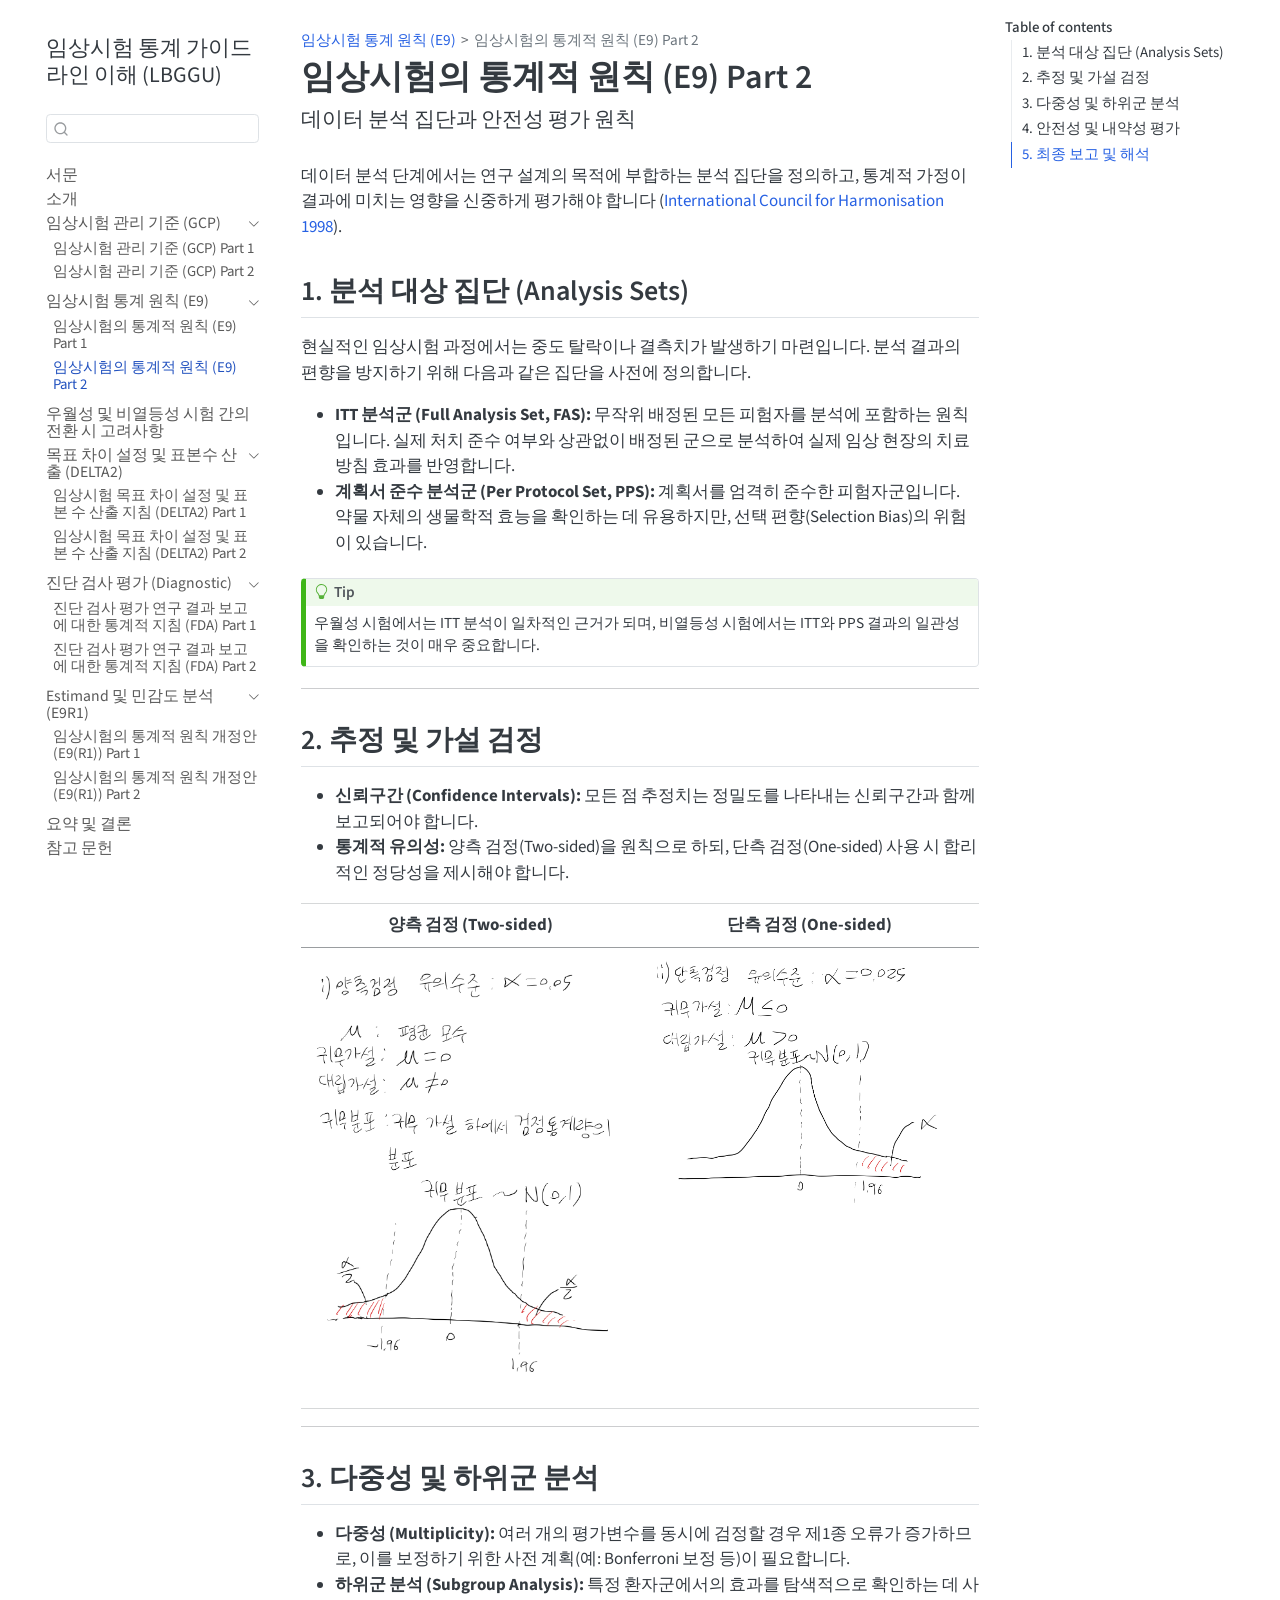
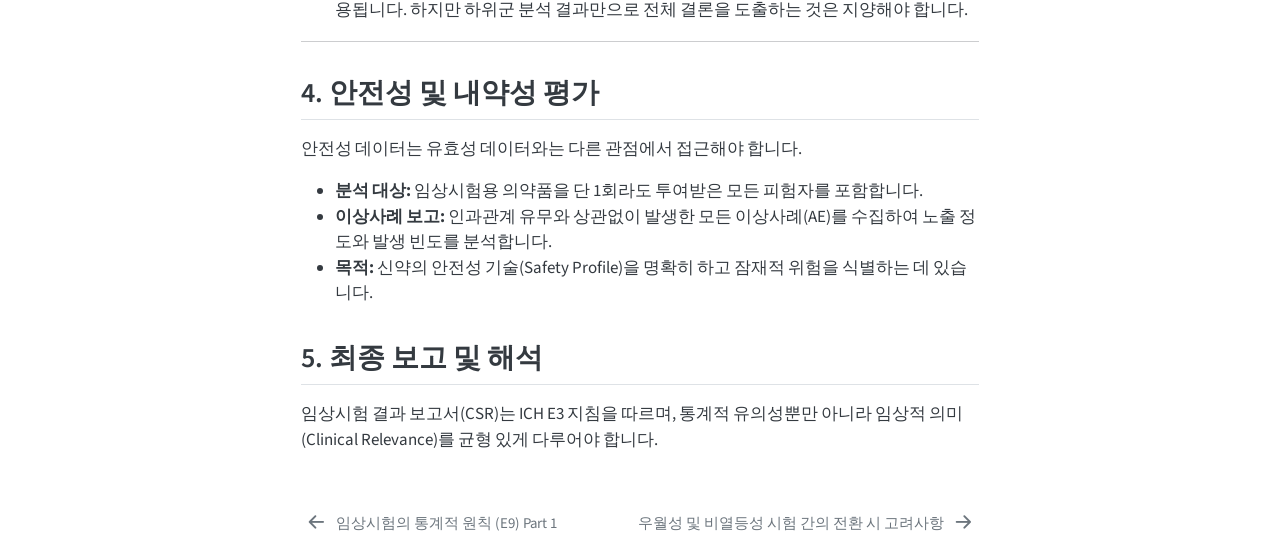
<file: e9_part2.html>
<!DOCTYPE html>
<html xmlns="http://www.w3.org/1999/xhtml" lang="en" xml:lang="en"><head>

<meta charset="utf-8">
<meta name="generator" content="quarto-1.9.36">

<meta name="viewport" content="width=device-width, initial-scale=1.0, user-scalable=yes">


<title>임상시험의 통계적 원칙 (E9) Part 2 – 임상시험 통계 가이드라인 이해 (LBGGU)</title>
<style>
/* Default styles provided by pandoc.
** See https://pandoc.org/MANUAL.html#variables-for-html for config info.
*/
code{white-space: pre-wrap;}
span.smallcaps{font-variant: small-caps;}
div.columns{display: flex; gap: min(4vw, 1.5em);}
div.column{flex: auto; overflow-x: auto;}
div.hanging-indent{margin-left: 1.5em; text-indent: -1.5em;}
ul.task-list{list-style: none;}
ul.task-list li input[type="checkbox"] {
  width: 0.8em;
  margin: 0 0.8em 0.2em -1em; /* quarto-specific, see https://github.com/quarto-dev/quarto-cli/issues/4556 */ 
  vertical-align: middle;
}
/* CSS for citations */
div.csl-bib-body { }
div.csl-entry {
  clear: both;
}
.hanging-indent div.csl-entry {
  margin-left:2em;
  text-indent:-2em;
}
div.csl-left-margin {
  min-width:2em;
  float:left;
}
div.csl-right-inline {
  margin-left:2em;
  padding-left:1em;
}
div.csl-indent {
  margin-left: 2em;
}</style>


<script src="site_libs/quarto-nav/quarto-nav.js"></script>
<script src="site_libs/quarto-nav/headroom.min.js"></script>
<script src="site_libs/clipboard/clipboard.min.js"></script>
<script src="site_libs/quarto-search/autocomplete.umd.js"></script>
<script src="site_libs/quarto-search/fuse.min.js"></script>
<script src="site_libs/quarto-search/quarto-search.js"></script>
<meta name="quarto:offset" content="./">
<link href="./switching.html" rel="next">
<link href="./e9_part1.html" rel="prev">
<script src="site_libs/quarto-html/quarto.js" type="module"></script>
<script src="site_libs/quarto-html/tabsets/tabsets.js" type="module"></script>
<script src="site_libs/quarto-html/popper.min.js"></script>
<script src="site_libs/quarto-html/tippy.umd.min.js"></script>
<script src="site_libs/quarto-html/anchor.min.js"></script>
<link href="site_libs/quarto-html/tippy.css" rel="stylesheet">
<link href="site_libs/quarto-html/quarto-syntax-highlighting-845c23b38eaddc0f92fda52bfe77a8c8.css" rel="stylesheet" id="quarto-text-highlighting-styles">
<script src="site_libs/bootstrap/bootstrap.min.js"></script>
<link href="site_libs/bootstrap/bootstrap-icons.css" rel="stylesheet">
<link href="site_libs/bootstrap/bootstrap-44ee0976171e9be92e6ebe9be850cd66.min.css" rel="stylesheet" append-hash="true" id="quarto-bootstrap" data-mode="light">
<script id="quarto-search-options" type="application/json">{
  "location": "sidebar",
  "copy-button": false,
  "collapse-after": 3,
  "panel-placement": "start",
  "type": "textbox",
  "limit": 50,
  "keyboard-shortcut": [
    "f",
    "/",
    "s"
  ],
  "show-item-context": false,
  "language": {
    "search-no-results-text": "No results",
    "search-matching-documents-text": "matching documents",
    "search-copy-link-title": "Copy link to search",
    "search-hide-matches-text": "Hide additional matches",
    "search-more-match-text": "more match in this document",
    "search-more-matches-text": "more matches in this document",
    "search-clear-button-title": "Clear",
    "search-text-placeholder": "",
    "search-detached-cancel-button-title": "Cancel",
    "search-submit-button-title": "Submit",
    "search-label": "Search"
  }
}</script>


</head>

<body class="nav-sidebar floating quarto-light">

<div id="quarto-search-results"></div>
  <header id="quarto-header" class="headroom fixed-top">
  <nav class="quarto-secondary-nav">
    <div class="container-fluid d-flex">
      <button type="button" class="quarto-btn-toggle btn" data-bs-toggle="collapse" role="button" data-bs-target=".quarto-sidebar-collapse-item" aria-controls="quarto-sidebar" aria-expanded="false" aria-label="Toggle sidebar navigation" onclick="if (window.quartoToggleHeadroom) { window.quartoToggleHeadroom(); }">
        <i class="bi bi-layout-text-sidebar-reverse"></i>
      </button>
        <nav class="quarto-page-breadcrumbs" aria-label="breadcrumb"><ol class="breadcrumb"><li class="breadcrumb-item"><a href="./e9_part1.html">임상시험 통계 원칙 (E9)</a></li><li class="breadcrumb-item"><a href="./e9_part2.html"><span class="chapter-title">임상시험의 통계적 원칙 (E9) Part 2</span></a></li></ol></nav>
        <a class="flex-grow-1" role="navigation" data-bs-toggle="collapse" data-bs-target=".quarto-sidebar-collapse-item" aria-controls="quarto-sidebar" aria-expanded="false" aria-label="Toggle sidebar navigation" onclick="if (window.quartoToggleHeadroom) { window.quartoToggleHeadroom(); }">      
        </a>
      <button type="button" class="btn quarto-search-button" aria-label="Search" onclick="window.quartoOpenSearch();">
        <i class="bi bi-search"></i>
      </button>
    </div>
  </nav>
</header>
<!-- content -->
<div id="quarto-content" class="quarto-container page-columns page-rows-contents page-layout-article">
<!-- sidebar -->
  <nav id="quarto-sidebar" class="sidebar collapse collapse-horizontal quarto-sidebar-collapse-item sidebar-navigation floating overflow-auto">
    <div class="pt-lg-2 mt-2 text-left sidebar-header">
    <div class="sidebar-title mb-0 py-0">
      <a href="./">임상시험 통계 가이드라인 이해 (LBGGU)</a> 
    </div>
      </div>
        <div class="mt-2 flex-shrink-0 align-items-center">
        <div class="sidebar-search">
        <div id="quarto-search" class="" title="Search"></div>
        </div>
        </div>
    <div class="sidebar-menu-container"> 
    <ul class="list-unstyled mt-1">
        <li class="sidebar-item">
  <div class="sidebar-item-container"> 
  <a href="./index.html" class="sidebar-item-text sidebar-link"><span class="chapter-title">서문</span></a>
  </div>
</li>
        <li class="sidebar-item">
  <div class="sidebar-item-container"> 
  <a href="./intro.html" class="sidebar-item-text sidebar-link"><span class="chapter-title">소개</span></a>
  </div>
</li>
        <li class="sidebar-item sidebar-item-section">
      <div class="sidebar-item-container"> 
            <a class="sidebar-item-text sidebar-link text-start" data-bs-toggle="collapse" data-bs-target="#quarto-sidebar-section-1" role="navigation" aria-expanded="true">
 <span class="menu-text">임상시험 관리 기준 (GCP)</span></a>
          <a class="sidebar-item-toggle text-start" data-bs-toggle="collapse" data-bs-target="#quarto-sidebar-section-1" role="navigation" aria-expanded="true" aria-label="Toggle section">
            <i class="bi bi-chevron-right ms-2"></i>
          </a> 
      </div>
      <ul id="quarto-sidebar-section-1" class="collapse list-unstyled sidebar-section depth1 show">  
          <li class="sidebar-item">
  <div class="sidebar-item-container"> 
  <a href="./gcp_part1.html" class="sidebar-item-text sidebar-link"><span class="chapter-title">임상시험 관리 기준 (GCP) Part 1</span></a>
  </div>
</li>
          <li class="sidebar-item">
  <div class="sidebar-item-container"> 
  <a href="./gcp_part2.html" class="sidebar-item-text sidebar-link"><span class="chapter-title">임상시험 관리 기준 (GCP) Part 2</span></a>
  </div>
</li>
      </ul>
  </li>
        <li class="sidebar-item sidebar-item-section">
      <div class="sidebar-item-container"> 
            <a class="sidebar-item-text sidebar-link text-start" data-bs-toggle="collapse" data-bs-target="#quarto-sidebar-section-2" role="navigation" aria-expanded="true">
 <span class="menu-text">임상시험 통계 원칙 (E9)</span></a>
          <a class="sidebar-item-toggle text-start" data-bs-toggle="collapse" data-bs-target="#quarto-sidebar-section-2" role="navigation" aria-expanded="true" aria-label="Toggle section">
            <i class="bi bi-chevron-right ms-2"></i>
          </a> 
      </div>
      <ul id="quarto-sidebar-section-2" class="collapse list-unstyled sidebar-section depth1 show">  
          <li class="sidebar-item">
  <div class="sidebar-item-container"> 
  <a href="./e9_part1.html" class="sidebar-item-text sidebar-link"><span class="chapter-title">임상시험의 통계적 원칙 (E9) Part 1</span></a>
  </div>
</li>
          <li class="sidebar-item">
  <div class="sidebar-item-container"> 
  <a href="./e9_part2.html" class="sidebar-item-text sidebar-link active"><span class="chapter-title">임상시험의 통계적 원칙 (E9) Part 2</span></a>
  </div>
</li>
      </ul>
  </li>
        <li class="sidebar-item">
  <div class="sidebar-item-container"> 
  <a href="./switching.html" class="sidebar-item-text sidebar-link"><span class="chapter-title">우월성 및 비열등성 시험 간의 전환 시 고려사항</span></a>
  </div>
</li>
        <li class="sidebar-item sidebar-item-section">
      <div class="sidebar-item-container"> 
            <a class="sidebar-item-text sidebar-link text-start" data-bs-toggle="collapse" data-bs-target="#quarto-sidebar-section-3" role="navigation" aria-expanded="true">
 <span class="menu-text">목표 차이 설정 및 표본수 산출 (DELTA2)</span></a>
          <a class="sidebar-item-toggle text-start" data-bs-toggle="collapse" data-bs-target="#quarto-sidebar-section-3" role="navigation" aria-expanded="true" aria-label="Toggle section">
            <i class="bi bi-chevron-right ms-2"></i>
          </a> 
      </div>
      <ul id="quarto-sidebar-section-3" class="collapse list-unstyled sidebar-section depth1 show">  
          <li class="sidebar-item">
  <div class="sidebar-item-container"> 
  <a href="./delta_part1.html" class="sidebar-item-text sidebar-link"><span class="chapter-title">임상시험 목표 차이 설정 및 표본 수 산출 지침 (DELTA2) Part 1</span></a>
  </div>
</li>
          <li class="sidebar-item">
  <div class="sidebar-item-container"> 
  <a href="./delta_part2.html" class="sidebar-item-text sidebar-link"><span class="chapter-title">임상시험 목표 차이 설정 및 표본 수 산출 지침 (DELTA2) Part 2</span></a>
  </div>
</li>
      </ul>
  </li>
        <li class="sidebar-item sidebar-item-section">
      <div class="sidebar-item-container"> 
            <a class="sidebar-item-text sidebar-link text-start" data-bs-toggle="collapse" data-bs-target="#quarto-sidebar-section-4" role="navigation" aria-expanded="true">
 <span class="menu-text">진단 검사 평가 (Diagnostic)</span></a>
          <a class="sidebar-item-toggle text-start" data-bs-toggle="collapse" data-bs-target="#quarto-sidebar-section-4" role="navigation" aria-expanded="true" aria-label="Toggle section">
            <i class="bi bi-chevron-right ms-2"></i>
          </a> 
      </div>
      <ul id="quarto-sidebar-section-4" class="collapse list-unstyled sidebar-section depth1 show">  
          <li class="sidebar-item">
  <div class="sidebar-item-container"> 
  <a href="./diagnostic_part1.html" class="sidebar-item-text sidebar-link"><span class="chapter-title">진단 검사 평가 연구 결과 보고에 대한 통계적 지침 (FDA) Part 1</span></a>
  </div>
</li>
          <li class="sidebar-item">
  <div class="sidebar-item-container"> 
  <a href="./diagnostic_part2.html" class="sidebar-item-text sidebar-link"><span class="chapter-title">진단 검사 평가 연구 결과 보고에 대한 통계적 지침 (FDA) Part 2</span></a>
  </div>
</li>
      </ul>
  </li>
        <li class="sidebar-item sidebar-item-section">
      <div class="sidebar-item-container"> 
            <a class="sidebar-item-text sidebar-link text-start" data-bs-toggle="collapse" data-bs-target="#quarto-sidebar-section-5" role="navigation" aria-expanded="true">
 <span class="menu-text">Estimand 및 민감도 분석 (E9R1)</span></a>
          <a class="sidebar-item-toggle text-start" data-bs-toggle="collapse" data-bs-target="#quarto-sidebar-section-5" role="navigation" aria-expanded="true" aria-label="Toggle section">
            <i class="bi bi-chevron-right ms-2"></i>
          </a> 
      </div>
      <ul id="quarto-sidebar-section-5" class="collapse list-unstyled sidebar-section depth1 show">  
          <li class="sidebar-item">
  <div class="sidebar-item-container"> 
  <a href="./e9r1_part1.html" class="sidebar-item-text sidebar-link"><span class="chapter-title">임상시험의 통계적 원칙 개정안 (E9(R1)) Part 1</span></a>
  </div>
</li>
          <li class="sidebar-item">
  <div class="sidebar-item-container"> 
  <a href="./e9r1_part2.html" class="sidebar-item-text sidebar-link"><span class="chapter-title">임상시험의 통계적 원칙 개정안 (E9(R1)) Part 2</span></a>
  </div>
</li>
      </ul>
  </li>
        <li class="sidebar-item">
  <div class="sidebar-item-container"> 
  <a href="./summary.html" class="sidebar-item-text sidebar-link"><span class="chapter-title">요약 및 결론</span></a>
  </div>
</li>
        <li class="sidebar-item">
  <div class="sidebar-item-container"> 
  <a href="./references.html" class="sidebar-item-text sidebar-link"><span class="chapter-title">참고 문헌</span></a>
  </div>
</li>
    </ul>
    </div>
</nav>
<div id="quarto-sidebar-glass" class="quarto-sidebar-collapse-item" data-bs-toggle="collapse" data-bs-target=".quarto-sidebar-collapse-item"></div>
<!-- margin-sidebar -->
    <div id="quarto-margin-sidebar" class="sidebar margin-sidebar">
        <nav id="TOC" role="doc-toc" class="toc-active">
    <h2 id="toc-title">Table of contents</h2>
   
  <ul>
  <li><a href="#분석-대상-집단-analysis-sets" id="toc-분석-대상-집단-analysis-sets" class="nav-link active" data-scroll-target="#분석-대상-집단-analysis-sets">1. 분석 대상 집단 (Analysis Sets)</a></li>
  <li><a href="#추정-및-가설-검정" id="toc-추정-및-가설-검정" class="nav-link" data-scroll-target="#추정-및-가설-검정">2. 추정 및 가설 검정</a></li>
  <li><a href="#다중성-및-하위군-분석" id="toc-다중성-및-하위군-분석" class="nav-link" data-scroll-target="#다중성-및-하위군-분석">3. 다중성 및 하위군 분석</a></li>
  <li><a href="#안전성-및-내약성-평가" id="toc-안전성-및-내약성-평가" class="nav-link" data-scroll-target="#안전성-및-내약성-평가">4. 안전성 및 내약성 평가</a></li>
  <li><a href="#최종-보고-및-해석" id="toc-최종-보고-및-해석" class="nav-link" data-scroll-target="#최종-보고-및-해석">5. 최종 보고 및 해석</a></li>
  </ul>
</nav>
    </div>
<!-- main -->
<main class="content" id="quarto-document-content">

<header id="title-block-header" class="quarto-title-block default"><nav class="quarto-page-breadcrumbs quarto-title-breadcrumbs d-none d-lg-block" aria-label="breadcrumb"><ol class="breadcrumb"><li class="breadcrumb-item"><a href="./e9_part1.html">임상시험 통계 원칙 (E9)</a></li><li class="breadcrumb-item"><a href="./e9_part2.html"><span class="chapter-title">임상시험의 통계적 원칙 (E9) Part 2</span></a></li></ol></nav>
<div class="quarto-title">
<h1 class="title"><span class="chapter-title">임상시험의 통계적 원칙 (E9) Part 2</span></h1>
<p class="subtitle lead">데이터 분석 집단과 안전성 평가 원칙</p>
</div>



<div class="quarto-title-meta">

    
  
    
  </div>
  


</header>


<p>데이터 분석 단계에서는 연구 설계의 목적에 부합하는 분석 집단을 정의하고, 통계적 가정이 결과에 미치는 영향을 신중하게 평가해야 합니다 <span class="citation" data-cites="ich1998e9">(<a href="references.html#ref-ich1998e9" role="doc-biblioref">International Council for Harmonisation 1998</a>)</span>.</p>
<section id="분석-대상-집단-analysis-sets" class="level2">
<h2 class="anchored" data-anchor-id="분석-대상-집단-analysis-sets">1. 분석 대상 집단 (Analysis Sets)</h2>
<p>현실적인 임상시험 과정에서는 중도 탈락이나 결측치가 발생하기 마련입니다. 분석 결과의 편향을 방지하기 위해 다음과 같은 집단을 사전에 정의합니다.</p>
<ul>
<li><strong>ITT 분석군 (Full Analysis Set, FAS):</strong> 무작위 배정된 모든 피험자를 분석에 포함하는 원칙입니다. 실제 처치 준수 여부와 상관없이 배정된 군으로 분석하여 실제 임상 현장의 치료 방침 효과를 반영합니다.</li>
<li><strong>계획서 준수 분석군 (Per Protocol Set, PPS):</strong> 계획서를 엄격히 준수한 피험자군입니다. 약물 자체의 생물학적 효능을 확인하는 데 유용하지만, 선택 편향(Selection Bias)의 위험이 있습니다.</li>
</ul>
<div class="callout callout-style-default callout-tip callout-titled">
<div class="callout-header d-flex align-content-center">
<div class="callout-icon-container">
<i class="callout-icon"></i>
</div>
<div class="callout-title-container flex-fill">
Tip
</div>
</div>
<div class="callout-body-container callout-body">
<p>우월성 시험에서는 ITT 분석이 일차적인 근거가 되며, 비열등성 시험에서는 ITT와 PPS 결과의 일관성을 확인하는 것이 매우 중요합니다.</p>
</div>
</div>
<hr>
</section>
<section id="추정-및-가설-검정" class="level2">
<h2 class="anchored" data-anchor-id="추정-및-가설-검정">2. 추정 및 가설 검정</h2>
<ul>
<li><strong>신뢰구간 (Confidence Intervals):</strong> 모든 점 추정치는 정밀도를 나타내는 신뢰구간과 함께 보고되어야 합니다.</li>
<li><strong>통계적 유의성:</strong> 양측 검정(Two-sided)을 원칙으로 하되, 단측 검정(One-sided) 사용 시 합리적인 정당성을 제시해야 합니다.</li>
</ul>
<table class="caption-top table">
<colgroup>
<col style="width: 50%">
<col style="width: 50%">
</colgroup>
<thead>
<tr class="header">
<th style="text-align: center;">양측 검정 (Two-sided)</th>
<th style="text-align: center;">단측 검정 (One-sided)</th>
</tr>
</thead>
<tbody>
<tr class="odd">
<td style="text-align: center;"><img src="pics/two_sided_test.jpeg" class="img-fluid" alt="양측 검정"></td>
<td style="text-align: center;"><img src="pics/one_sided_test.jpeg" class="img-fluid" alt="단측 검정"></td>
</tr>
</tbody>
</table>
<hr>
</section>
<section id="다중성-및-하위군-분석" class="level2">
<h2 class="anchored" data-anchor-id="다중성-및-하위군-분석">3. 다중성 및 하위군 분석</h2>
<ul>
<li><strong>다중성 (Multiplicity):</strong> 여러 개의 평가변수를 동시에 검정할 경우 제1종 오류가 증가하므로, 이를 보정하기 위한 사전 계획(예: Bonferroni 보정 등)이 필요합니다.</li>
<li><strong>하위군 분석 (Subgroup Analysis):</strong> 특정 환자군에서의 효과를 탐색적으로 확인하는 데 사용됩니다. 하지만 하위군 분석 결과만으로 전체 결론을 도출하는 것은 지양해야 합니다.</li>
</ul>
<hr>
</section>
<section id="안전성-및-내약성-평가" class="level2">
<h2 class="anchored" data-anchor-id="안전성-및-내약성-평가">4. 안전성 및 내약성 평가</h2>
<p>안전성 데이터는 유효성 데이터와는 다른 관점에서 접근해야 합니다.</p>
<ul>
<li><strong>분석 대상:</strong> 임상시험용 의약품을 단 1회라도 투여받은 모든 피험자를 포함합니다.</li>
<li><strong>이상사례 보고:</strong> 인과관계 유무와 상관없이 발생한 모든 이상사례(AE)를 수집하여 노출 정도와 발생 빈도를 분석합니다.</li>
<li><strong>목적:</strong> 신약의 안전성 기술(Safety Profile)을 명확히 하고 잠재적 위험을 식별하는 데 있습니다.</li>
</ul>
</section>
<section id="최종-보고-및-해석" class="level2">
<h2 class="anchored" data-anchor-id="최종-보고-및-해석">5. 최종 보고 및 해석</h2>
<p>임상시험 결과 보고서(CSR)는 ICH E3 지침을 따르며, 통계적 유의성뿐만 아니라 임상적 의미(Clinical Relevance)를 균형 있게 다루어야 합니다.</p>


<div id="refs" class="references csl-bib-body hanging-indent" role="list" style="display: none">
<div id="ref-ich1998e9" class="csl-entry" role="listitem">
International Council for Harmonisation. 1998. <em>Guideline for Industry: E9 Statistical Principles for Clinical Trials</em>. ICH.
</div>
</div>
</section>

</main> <!-- /main -->
<script id="quarto-html-after-body" type="application/javascript">
  window.document.addEventListener("DOMContentLoaded", function (event) {
    const icon = "";
    const anchorJS = new window.AnchorJS();
    anchorJS.options = {
      placement: 'right',
      icon: icon
    };
    anchorJS.add('.anchored');
    const isCodeAnnotation = (el) => {
      for (const clz of el.classList) {
        if (clz.startsWith('code-annotation-')) {                     
          return true;
        }
      }
      return false;
    }
    const onCopySuccess = function(e) {
      // button target
      const button = e.trigger;
      // don't keep focus
      button.blur();
      // flash "checked"
      button.classList.add('code-copy-button-checked');
      var currentTitle = button.getAttribute("title");
      button.setAttribute("title", "Copied!");
      let tooltip;
      if (window.bootstrap) {
        button.setAttribute("data-bs-toggle", "tooltip");
        button.setAttribute("data-bs-placement", "left");
        button.setAttribute("data-bs-title", "Copied!");
        tooltip = new bootstrap.Tooltip(button, 
          { trigger: "manual", 
            customClass: "code-copy-button-tooltip",
            offset: [0, -8]});
        tooltip.show();    
      }
      setTimeout(function() {
        if (tooltip) {
          tooltip.hide();
          button.removeAttribute("data-bs-title");
          button.removeAttribute("data-bs-toggle");
          button.removeAttribute("data-bs-placement");
        }
        button.setAttribute("title", currentTitle);
        button.classList.remove('code-copy-button-checked');
      }, 1000);
      // clear code selection
      e.clearSelection();
    }
    const getTextToCopy = function(trigger) {
      const outerScaffold = trigger.parentElement.cloneNode(true);
      const codeEl = outerScaffold.querySelector('code');
      for (const childEl of codeEl.children) {
        if (isCodeAnnotation(childEl)) {
          childEl.remove();
        }
      }
      return codeEl.innerText;
    }
    const clipboard = new window.ClipboardJS('.code-copy-button:not([data-in-quarto-modal])', {
      text: getTextToCopy
    });
    clipboard.on('success', onCopySuccess);
    if (window.document.getElementById('quarto-embedded-source-code-modal')) {
      const clipboardModal = new window.ClipboardJS('.code-copy-button[data-in-quarto-modal]', {
        text: getTextToCopy,
        container: window.document.getElementById('quarto-embedded-source-code-modal')
      });
      clipboardModal.on('success', onCopySuccess);
    }
      var localhostRegex = new RegExp(/^(?:http|https):\/\/localhost\:?[0-9]*\//);
      var mailtoRegex = new RegExp(/^mailto:/);
        var filterRegex = new RegExp('/' + window.location.host + '/');
      var isInternal = (href) => {
          return filterRegex.test(href) || localhostRegex.test(href) || mailtoRegex.test(href);
      }
      // Inspect non-navigation links and adorn them if external
     var links = window.document.querySelectorAll('a[href]:not(.nav-link):not(.navbar-brand):not(.toc-action):not(.sidebar-link):not(.sidebar-item-toggle):not(.pagination-link):not(.no-external):not([aria-hidden]):not(.dropdown-item):not(.quarto-navigation-tool):not(.about-link)');
      for (var i=0; i<links.length; i++) {
        const link = links[i];
        if (!isInternal(link.href)) {
          // undo the damage that might have been done by quarto-nav.js in the case of
          // links that we want to consider external
          if (link.dataset.originalHref !== undefined) {
            link.href = link.dataset.originalHref;
          }
        }
      }
    function tippyHover(el, contentFn, onTriggerFn, onUntriggerFn) {
      const config = {
        allowHTML: true,
        maxWidth: 500,
        delay: 100,
        arrow: false,
        appendTo: function(el) {
            return el.parentElement;
        },
        interactive: true,
        interactiveBorder: 10,
        theme: 'quarto',
        placement: 'bottom-start',
      };
      if (contentFn) {
        config.content = contentFn;
      }
      if (onTriggerFn) {
        config.onTrigger = onTriggerFn;
      }
      if (onUntriggerFn) {
        config.onUntrigger = onUntriggerFn;
      }
      window.tippy(el, config); 
    }
    const noterefs = window.document.querySelectorAll('a[role="doc-noteref"]');
    for (var i=0; i<noterefs.length; i++) {
      const ref = noterefs[i];
      tippyHover(ref, function() {
        // use id or data attribute instead here
        let href = ref.getAttribute('data-footnote-href') || ref.getAttribute('href');
        try { href = new URL(href).hash; } catch {}
        const id = href.replace(/^#\/?/, "");
        const note = window.document.getElementById(id);
        if (note) {
          return note.innerHTML;
        } else {
          return "";
        }
      });
    }
    const xrefs = window.document.querySelectorAll('a.quarto-xref');
    const processXRef = (id, note) => {
      // Strip column container classes
      const stripColumnClz = (el) => {
        el.classList.remove("page-full", "page-columns");
        if (el.children) {
          for (const child of el.children) {
            stripColumnClz(child);
          }
        }
      }
      stripColumnClz(note)
      if (id === null || id.startsWith('sec-')) {
        // Special case sections, only their first couple elements
        const container = document.createElement("div");
        if (note.children && note.children.length > 2) {
          container.appendChild(note.children[0].cloneNode(true));
          for (let i = 1; i < note.children.length; i++) {
            const child = note.children[i];
            if (child.tagName === "P" && child.innerText === "") {
              continue;
            } else {
              container.appendChild(child.cloneNode(true));
              break;
            }
          }
          if (window.Quarto?.typesetMath) {
            window.Quarto.typesetMath(container);
          }
          return container.innerHTML
        } else {
          if (window.Quarto?.typesetMath) {
            window.Quarto.typesetMath(note);
          }
          return note.innerHTML;
        }
      } else {
        // Remove any anchor links if they are present
        const anchorLink = note.querySelector('a.anchorjs-link');
        if (anchorLink) {
          anchorLink.remove();
        }
        if (window.Quarto?.typesetMath) {
          window.Quarto.typesetMath(note);
        }
        if (note.classList.contains("callout")) {
          return note.outerHTML;
        } else {
          return note.innerHTML;
        }
      }
    }
    for (var i=0; i<xrefs.length; i++) {
      const xref = xrefs[i];
      tippyHover(xref, undefined, function(instance) {
        instance.disable();
        let url = xref.getAttribute('href');
        let hash = undefined; 
        if (url.startsWith('#')) {
          hash = url;
        } else {
          try { hash = new URL(url).hash; } catch {}
        }
        if (hash) {
          const id = hash.replace(/^#\/?/, "");
          const note = window.document.getElementById(id);
          if (note !== null) {
            try {
              const html = processXRef(id, note.cloneNode(true));
              instance.setContent(html);
            } finally {
              instance.enable();
              instance.show();
            }
          } else {
            // See if we can fetch this
            fetch(url.split('#')[0])
            .then(res => res.text())
            .then(html => {
              const parser = new DOMParser();
              const htmlDoc = parser.parseFromString(html, "text/html");
              const note = htmlDoc.getElementById(id);
              if (note !== null) {
                const html = processXRef(id, note);
                instance.setContent(html);
              } 
            }).finally(() => {
              instance.enable();
              instance.show();
            });
          }
        } else {
          // See if we can fetch a full url (with no hash to target)
          // This is a special case and we should probably do some content thinning / targeting
          fetch(url)
          .then(res => res.text())
          .then(html => {
            const parser = new DOMParser();
            const htmlDoc = parser.parseFromString(html, "text/html");
            const note = htmlDoc.querySelector('main.content');
            if (note !== null) {
              // This should only happen for chapter cross references
              // (since there is no id in the URL)
              // remove the first header
              if (note.children.length > 0 && note.children[0].tagName === "HEADER") {
                note.children[0].remove();
              }
              const html = processXRef(null, note);
              instance.setContent(html);
            } 
          }).finally(() => {
            instance.enable();
            instance.show();
          });
        }
      }, function(instance) {
      });
    }
        let selectedAnnoteEl;
        const selectorForAnnotation = ( cell, annotation) => {
          let cellAttr = 'data-code-cell="' + cell + '"';
          let lineAttr = 'data-code-annotation="' +  annotation + '"';
          const selector = 'span[' + cellAttr + '][' + lineAttr + ']';
          return selector;
        }
        const selectCodeLines = (annoteEl) => {
          const doc = window.document;
          const targetCell = annoteEl.getAttribute("data-target-cell");
          const targetAnnotation = annoteEl.getAttribute("data-target-annotation");
          const annoteSpan = window.document.querySelector(selectorForAnnotation(targetCell, targetAnnotation));
          const lines = annoteSpan.getAttribute("data-code-lines").split(",");
          const lineIds = lines.map((line) => {
            return targetCell + "-" + line;
          })
          let top = null;
          let height = null;
          let parent = null;
          if (lineIds.length > 0) {
              //compute the position of the single el (top and bottom and make a div)
              const el = window.document.getElementById(lineIds[0]);
              top = el.offsetTop;
              height = el.offsetHeight;
              parent = el.parentElement.parentElement;
            if (lineIds.length > 1) {
              const lastEl = window.document.getElementById(lineIds[lineIds.length - 1]);
              const bottom = lastEl.offsetTop + lastEl.offsetHeight;
              height = bottom - top;
            }
            if (top !== null && height !== null && parent !== null) {
              // cook up a div (if necessary) and position it 
              let div = window.document.getElementById("code-annotation-line-highlight");
              if (div === null) {
                div = window.document.createElement("div");
                div.setAttribute("id", "code-annotation-line-highlight");
                div.style.position = 'absolute';
                parent.appendChild(div);
              }
              div.style.top = top - 2 + "px";
              div.style.height = height + 4 + "px";
              div.style.left = 0;
              let gutterDiv = window.document.getElementById("code-annotation-line-highlight-gutter");
              if (gutterDiv === null) {
                gutterDiv = window.document.createElement("div");
                gutterDiv.setAttribute("id", "code-annotation-line-highlight-gutter");
                gutterDiv.style.position = 'absolute';
                const codeCell = window.document.getElementById(targetCell);
                const gutter = codeCell.querySelector('.code-annotation-gutter');
                gutter.appendChild(gutterDiv);
              }
              gutterDiv.style.top = top - 2 + "px";
              gutterDiv.style.height = height + 4 + "px";
            }
            selectedAnnoteEl = annoteEl;
          }
        };
        const unselectCodeLines = () => {
          const elementsIds = ["code-annotation-line-highlight", "code-annotation-line-highlight-gutter"];
          elementsIds.forEach((elId) => {
            const div = window.document.getElementById(elId);
            if (div) {
              div.remove();
            }
          });
          selectedAnnoteEl = undefined;
        };
          // Handle positioning of the toggle
      window.addEventListener(
        "resize",
        throttle(() => {
          elRect = undefined;
          if (selectedAnnoteEl) {
            selectCodeLines(selectedAnnoteEl);
          }
        }, 10)
      );
      function throttle(fn, ms) {
      let throttle = false;
      let timer;
        return (...args) => {
          if(!throttle) { // first call gets through
              fn.apply(this, args);
              throttle = true;
          } else { // all the others get throttled
              if(timer) clearTimeout(timer); // cancel #2
              timer = setTimeout(() => {
                fn.apply(this, args);
                timer = throttle = false;
              }, ms);
          }
        };
      }
        // Attach click handler to the DT
        const annoteDls = window.document.querySelectorAll('dt[data-target-cell]');
        for (const annoteDlNode of annoteDls) {
          annoteDlNode.addEventListener('click', (event) => {
            const clickedEl = event.target;
            if (clickedEl !== selectedAnnoteEl) {
              unselectCodeLines();
              const activeEl = window.document.querySelector('dt[data-target-cell].code-annotation-active');
              if (activeEl) {
                activeEl.classList.remove('code-annotation-active');
              }
              selectCodeLines(clickedEl);
              clickedEl.classList.add('code-annotation-active');
            } else {
              // Unselect the line
              unselectCodeLines();
              clickedEl.classList.remove('code-annotation-active');
            }
          });
        }
    const findCites = (el) => {
      const parentEl = el.parentElement;
      if (parentEl) {
        const cites = parentEl.dataset.cites;
        if (cites) {
          return {
            el,
            cites: cites.split(' ')
          };
        } else {
          return findCites(el.parentElement)
        }
      } else {
        return undefined;
      }
    };
    var bibliorefs = window.document.querySelectorAll('a[role="doc-biblioref"]');
    for (var i=0; i<bibliorefs.length; i++) {
      const ref = bibliorefs[i];
      const citeInfo = findCites(ref);
      if (citeInfo) {
        tippyHover(citeInfo.el, function() {
          var popup = window.document.createElement('div');
          citeInfo.cites.forEach(function(cite) {
            var citeDiv = window.document.createElement('div');
            citeDiv.classList.add('hanging-indent');
            citeDiv.classList.add('csl-entry');
            var biblioDiv = window.document.getElementById('ref-' + cite);
            if (biblioDiv) {
              citeDiv.innerHTML = biblioDiv.innerHTML;
            }
            popup.appendChild(citeDiv);
          });
          return popup.innerHTML;
        });
      }
    }
  });
  </script>
<nav class="page-navigation">
  <div class="nav-page nav-page-previous">
      <a href="./e9_part1.html" class="pagination-link" aria-label="임상시험의 통계적 원칙 (E9) Part 1">
        <i class="bi bi-arrow-left-short"></i> <span class="nav-page-text"><span class="chapter-title">임상시험의 통계적 원칙 (E9) Part 1</span></span>
      </a>          
  </div>
  <div class="nav-page nav-page-next">
      <a href="./switching.html" class="pagination-link" aria-label="우월성 및 비열등성 시험 간의 전환 시 고려사항">
        <span class="nav-page-text"><span class="chapter-title">우월성 및 비열등성 시험 간의 전환 시 고려사항</span></span> <i class="bi bi-arrow-right-short"></i>
      </a>
  </div>
</nav>
</div> <!-- /content -->




</body></html>
</file>
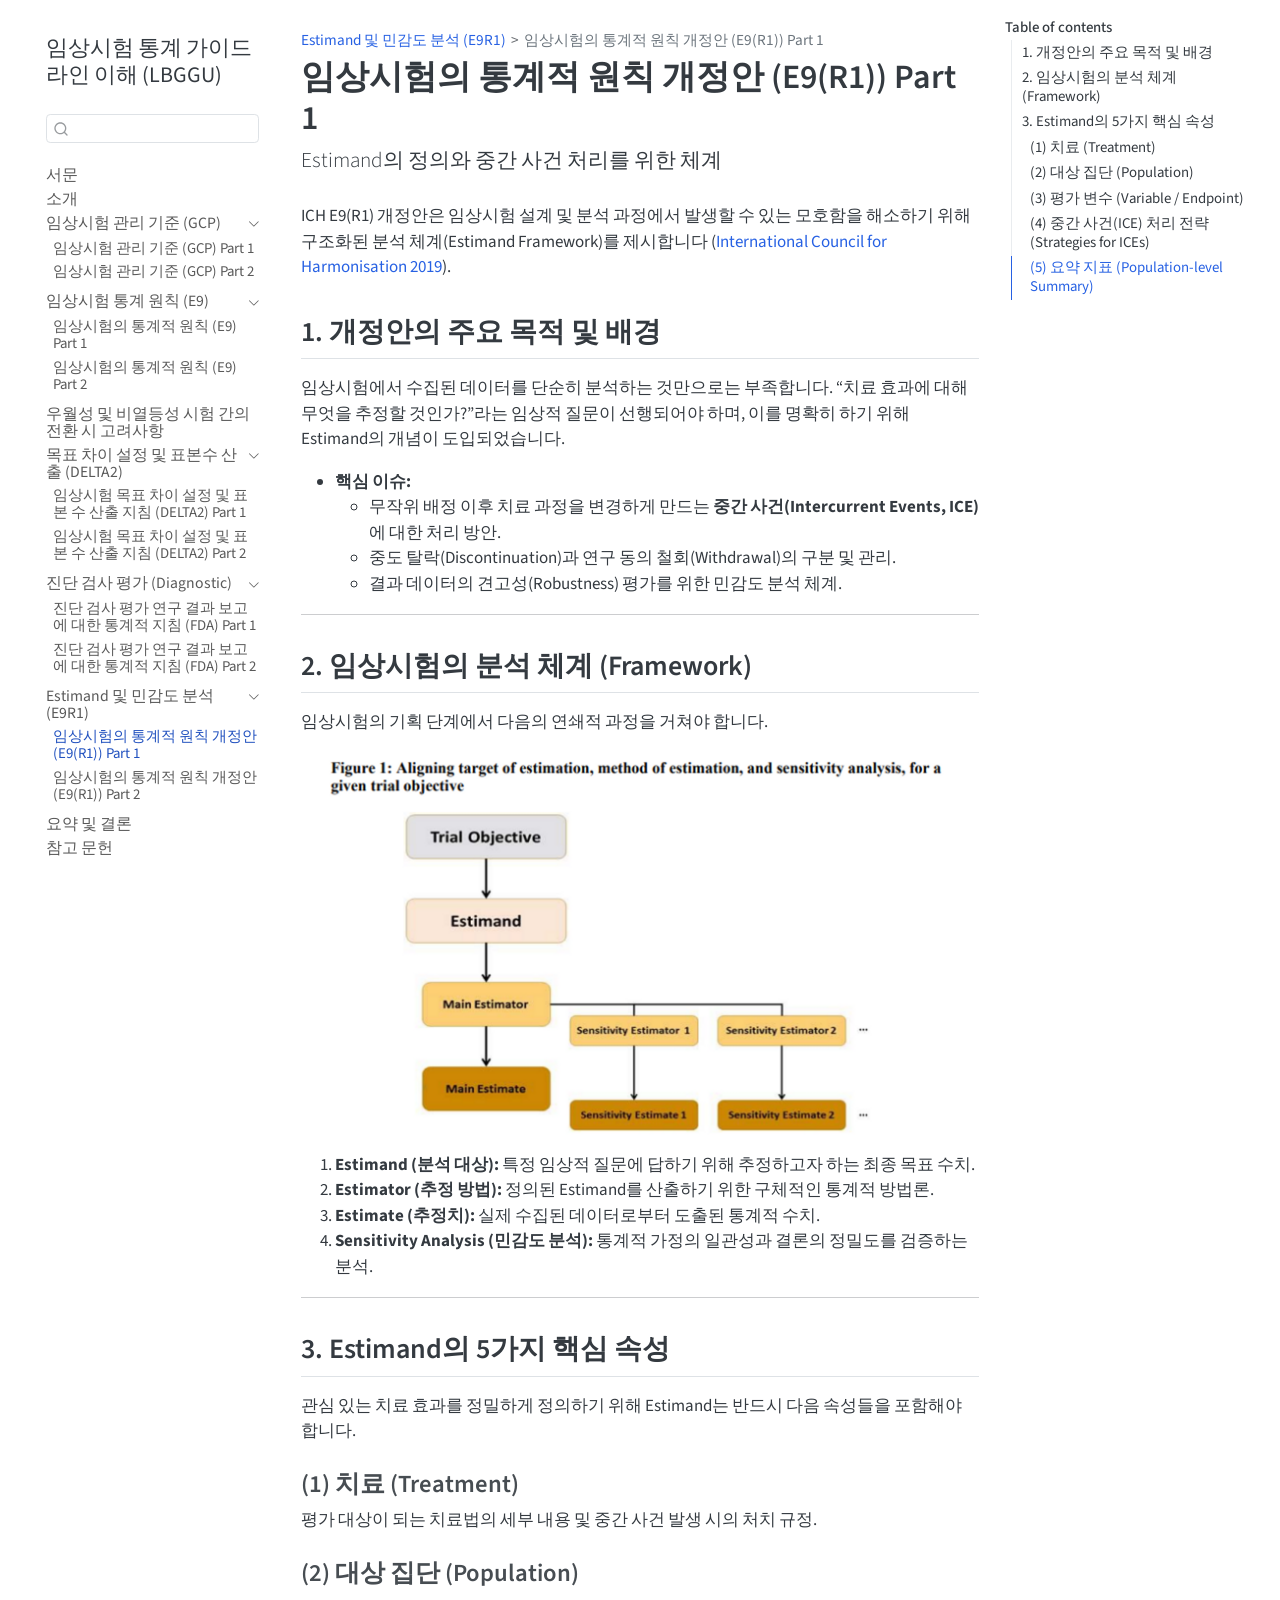
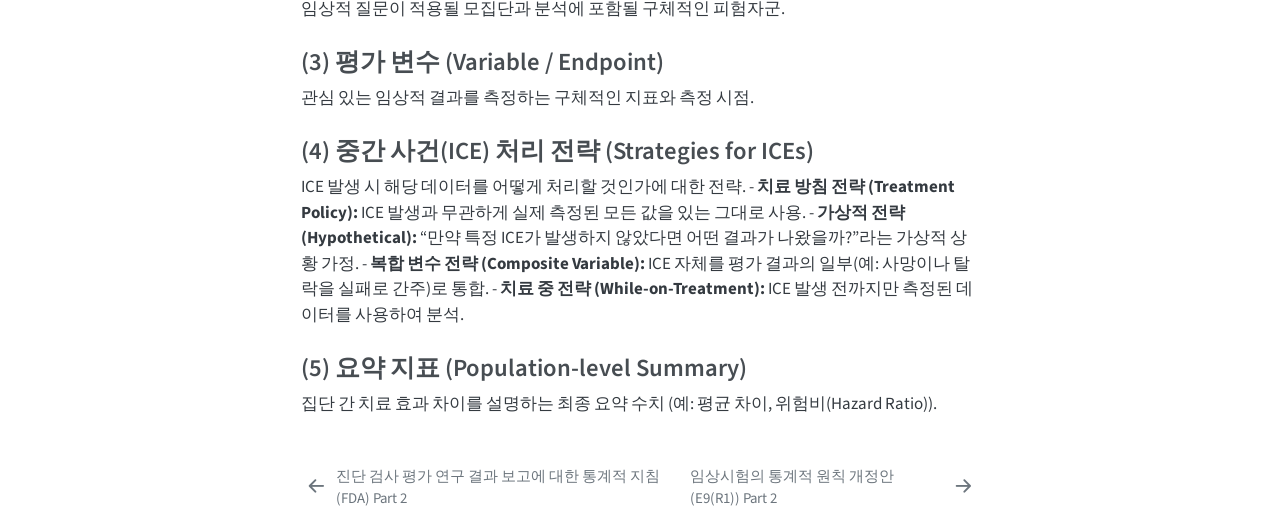
<file: e9r1_part1.html>
<!DOCTYPE html>
<html xmlns="http://www.w3.org/1999/xhtml" lang="en" xml:lang="en"><head>

<meta charset="utf-8">
<meta name="generator" content="quarto-1.9.36">

<meta name="viewport" content="width=device-width, initial-scale=1.0, user-scalable=yes">


<title>임상시험의 통계적 원칙 개정안 (E9(R1)) Part 1 – 임상시험 통계 가이드라인 이해 (LBGGU)</title>
<style>
/* Default styles provided by pandoc.
** See https://pandoc.org/MANUAL.html#variables-for-html for config info.
*/
code{white-space: pre-wrap;}
span.smallcaps{font-variant: small-caps;}
div.columns{display: flex; gap: min(4vw, 1.5em);}
div.column{flex: auto; overflow-x: auto;}
div.hanging-indent{margin-left: 1.5em; text-indent: -1.5em;}
ul.task-list{list-style: none;}
ul.task-list li input[type="checkbox"] {
  width: 0.8em;
  margin: 0 0.8em 0.2em -1em; /* quarto-specific, see https://github.com/quarto-dev/quarto-cli/issues/4556 */ 
  vertical-align: middle;
}
/* CSS for citations */
div.csl-bib-body { }
div.csl-entry {
  clear: both;
}
.hanging-indent div.csl-entry {
  margin-left:2em;
  text-indent:-2em;
}
div.csl-left-margin {
  min-width:2em;
  float:left;
}
div.csl-right-inline {
  margin-left:2em;
  padding-left:1em;
}
div.csl-indent {
  margin-left: 2em;
}</style>


<script src="site_libs/quarto-nav/quarto-nav.js"></script>
<script src="site_libs/quarto-nav/headroom.min.js"></script>
<script src="site_libs/clipboard/clipboard.min.js"></script>
<script src="site_libs/quarto-search/autocomplete.umd.js"></script>
<script src="site_libs/quarto-search/fuse.min.js"></script>
<script src="site_libs/quarto-search/quarto-search.js"></script>
<meta name="quarto:offset" content="./">
<link href="./e9r1_part2.html" rel="next">
<link href="./diagnostic_part2.html" rel="prev">
<script src="site_libs/quarto-html/quarto.js" type="module"></script>
<script src="site_libs/quarto-html/tabsets/tabsets.js" type="module"></script>
<script src="site_libs/quarto-html/popper.min.js"></script>
<script src="site_libs/quarto-html/tippy.umd.min.js"></script>
<script src="site_libs/quarto-html/anchor.min.js"></script>
<link href="site_libs/quarto-html/tippy.css" rel="stylesheet">
<link href="site_libs/quarto-html/quarto-syntax-highlighting-845c23b38eaddc0f92fda52bfe77a8c8.css" rel="stylesheet" id="quarto-text-highlighting-styles">
<script src="site_libs/bootstrap/bootstrap.min.js"></script>
<link href="site_libs/bootstrap/bootstrap-icons.css" rel="stylesheet">
<link href="site_libs/bootstrap/bootstrap-44ee0976171e9be92e6ebe9be850cd66.min.css" rel="stylesheet" append-hash="true" id="quarto-bootstrap" data-mode="light">
<script id="quarto-search-options" type="application/json">{
  "location": "sidebar",
  "copy-button": false,
  "collapse-after": 3,
  "panel-placement": "start",
  "type": "textbox",
  "limit": 50,
  "keyboard-shortcut": [
    "f",
    "/",
    "s"
  ],
  "show-item-context": false,
  "language": {
    "search-no-results-text": "No results",
    "search-matching-documents-text": "matching documents",
    "search-copy-link-title": "Copy link to search",
    "search-hide-matches-text": "Hide additional matches",
    "search-more-match-text": "more match in this document",
    "search-more-matches-text": "more matches in this document",
    "search-clear-button-title": "Clear",
    "search-text-placeholder": "",
    "search-detached-cancel-button-title": "Cancel",
    "search-submit-button-title": "Submit",
    "search-label": "Search"
  }
}</script>


</head>

<body class="nav-sidebar floating quarto-light">

<div id="quarto-search-results"></div>
  <header id="quarto-header" class="headroom fixed-top">
  <nav class="quarto-secondary-nav">
    <div class="container-fluid d-flex">
      <button type="button" class="quarto-btn-toggle btn" data-bs-toggle="collapse" role="button" data-bs-target=".quarto-sidebar-collapse-item" aria-controls="quarto-sidebar" aria-expanded="false" aria-label="Toggle sidebar navigation" onclick="if (window.quartoToggleHeadroom) { window.quartoToggleHeadroom(); }">
        <i class="bi bi-layout-text-sidebar-reverse"></i>
      </button>
        <nav class="quarto-page-breadcrumbs" aria-label="breadcrumb"><ol class="breadcrumb"><li class="breadcrumb-item"><a href="./e9r1_part1.html">Estimand 및 민감도 분석 (E9R1)</a></li><li class="breadcrumb-item"><a href="./e9r1_part1.html"><span class="chapter-title">임상시험의 통계적 원칙 개정안 (E9(R1)) Part 1</span></a></li></ol></nav>
        <a class="flex-grow-1" role="navigation" data-bs-toggle="collapse" data-bs-target=".quarto-sidebar-collapse-item" aria-controls="quarto-sidebar" aria-expanded="false" aria-label="Toggle sidebar navigation" onclick="if (window.quartoToggleHeadroom) { window.quartoToggleHeadroom(); }">      
        </a>
      <button type="button" class="btn quarto-search-button" aria-label="Search" onclick="window.quartoOpenSearch();">
        <i class="bi bi-search"></i>
      </button>
    </div>
  </nav>
</header>
<!-- content -->
<div id="quarto-content" class="quarto-container page-columns page-rows-contents page-layout-article">
<!-- sidebar -->
  <nav id="quarto-sidebar" class="sidebar collapse collapse-horizontal quarto-sidebar-collapse-item sidebar-navigation floating overflow-auto">
    <div class="pt-lg-2 mt-2 text-left sidebar-header">
    <div class="sidebar-title mb-0 py-0">
      <a href="./">임상시험 통계 가이드라인 이해 (LBGGU)</a> 
    </div>
      </div>
        <div class="mt-2 flex-shrink-0 align-items-center">
        <div class="sidebar-search">
        <div id="quarto-search" class="" title="Search"></div>
        </div>
        </div>
    <div class="sidebar-menu-container"> 
    <ul class="list-unstyled mt-1">
        <li class="sidebar-item">
  <div class="sidebar-item-container"> 
  <a href="./index.html" class="sidebar-item-text sidebar-link"><span class="chapter-title">서문</span></a>
  </div>
</li>
        <li class="sidebar-item">
  <div class="sidebar-item-container"> 
  <a href="./intro.html" class="sidebar-item-text sidebar-link"><span class="chapter-title">소개</span></a>
  </div>
</li>
        <li class="sidebar-item sidebar-item-section">
      <div class="sidebar-item-container"> 
            <a class="sidebar-item-text sidebar-link text-start" data-bs-toggle="collapse" data-bs-target="#quarto-sidebar-section-1" role="navigation" aria-expanded="true">
 <span class="menu-text">임상시험 관리 기준 (GCP)</span></a>
          <a class="sidebar-item-toggle text-start" data-bs-toggle="collapse" data-bs-target="#quarto-sidebar-section-1" role="navigation" aria-expanded="true" aria-label="Toggle section">
            <i class="bi bi-chevron-right ms-2"></i>
          </a> 
      </div>
      <ul id="quarto-sidebar-section-1" class="collapse list-unstyled sidebar-section depth1 show">  
          <li class="sidebar-item">
  <div class="sidebar-item-container"> 
  <a href="./gcp_part1.html" class="sidebar-item-text sidebar-link"><span class="chapter-title">임상시험 관리 기준 (GCP) Part 1</span></a>
  </div>
</li>
          <li class="sidebar-item">
  <div class="sidebar-item-container"> 
  <a href="./gcp_part2.html" class="sidebar-item-text sidebar-link"><span class="chapter-title">임상시험 관리 기준 (GCP) Part 2</span></a>
  </div>
</li>
      </ul>
  </li>
        <li class="sidebar-item sidebar-item-section">
      <div class="sidebar-item-container"> 
            <a class="sidebar-item-text sidebar-link text-start" data-bs-toggle="collapse" data-bs-target="#quarto-sidebar-section-2" role="navigation" aria-expanded="true">
 <span class="menu-text">임상시험 통계 원칙 (E9)</span></a>
          <a class="sidebar-item-toggle text-start" data-bs-toggle="collapse" data-bs-target="#quarto-sidebar-section-2" role="navigation" aria-expanded="true" aria-label="Toggle section">
            <i class="bi bi-chevron-right ms-2"></i>
          </a> 
      </div>
      <ul id="quarto-sidebar-section-2" class="collapse list-unstyled sidebar-section depth1 show">  
          <li class="sidebar-item">
  <div class="sidebar-item-container"> 
  <a href="./e9_part1.html" class="sidebar-item-text sidebar-link"><span class="chapter-title">임상시험의 통계적 원칙 (E9) Part 1</span></a>
  </div>
</li>
          <li class="sidebar-item">
  <div class="sidebar-item-container"> 
  <a href="./e9_part2.html" class="sidebar-item-text sidebar-link"><span class="chapter-title">임상시험의 통계적 원칙 (E9) Part 2</span></a>
  </div>
</li>
      </ul>
  </li>
        <li class="sidebar-item">
  <div class="sidebar-item-container"> 
  <a href="./switching.html" class="sidebar-item-text sidebar-link"><span class="chapter-title">우월성 및 비열등성 시험 간의 전환 시 고려사항</span></a>
  </div>
</li>
        <li class="sidebar-item sidebar-item-section">
      <div class="sidebar-item-container"> 
            <a class="sidebar-item-text sidebar-link text-start" data-bs-toggle="collapse" data-bs-target="#quarto-sidebar-section-3" role="navigation" aria-expanded="true">
 <span class="menu-text">목표 차이 설정 및 표본수 산출 (DELTA2)</span></a>
          <a class="sidebar-item-toggle text-start" data-bs-toggle="collapse" data-bs-target="#quarto-sidebar-section-3" role="navigation" aria-expanded="true" aria-label="Toggle section">
            <i class="bi bi-chevron-right ms-2"></i>
          </a> 
      </div>
      <ul id="quarto-sidebar-section-3" class="collapse list-unstyled sidebar-section depth1 show">  
          <li class="sidebar-item">
  <div class="sidebar-item-container"> 
  <a href="./delta_part1.html" class="sidebar-item-text sidebar-link"><span class="chapter-title">임상시험 목표 차이 설정 및 표본 수 산출 지침 (DELTA2) Part 1</span></a>
  </div>
</li>
          <li class="sidebar-item">
  <div class="sidebar-item-container"> 
  <a href="./delta_part2.html" class="sidebar-item-text sidebar-link"><span class="chapter-title">임상시험 목표 차이 설정 및 표본 수 산출 지침 (DELTA2) Part 2</span></a>
  </div>
</li>
      </ul>
  </li>
        <li class="sidebar-item sidebar-item-section">
      <div class="sidebar-item-container"> 
            <a class="sidebar-item-text sidebar-link text-start" data-bs-toggle="collapse" data-bs-target="#quarto-sidebar-section-4" role="navigation" aria-expanded="true">
 <span class="menu-text">진단 검사 평가 (Diagnostic)</span></a>
          <a class="sidebar-item-toggle text-start" data-bs-toggle="collapse" data-bs-target="#quarto-sidebar-section-4" role="navigation" aria-expanded="true" aria-label="Toggle section">
            <i class="bi bi-chevron-right ms-2"></i>
          </a> 
      </div>
      <ul id="quarto-sidebar-section-4" class="collapse list-unstyled sidebar-section depth1 show">  
          <li class="sidebar-item">
  <div class="sidebar-item-container"> 
  <a href="./diagnostic_part1.html" class="sidebar-item-text sidebar-link"><span class="chapter-title">진단 검사 평가 연구 결과 보고에 대한 통계적 지침 (FDA) Part 1</span></a>
  </div>
</li>
          <li class="sidebar-item">
  <div class="sidebar-item-container"> 
  <a href="./diagnostic_part2.html" class="sidebar-item-text sidebar-link"><span class="chapter-title">진단 검사 평가 연구 결과 보고에 대한 통계적 지침 (FDA) Part 2</span></a>
  </div>
</li>
      </ul>
  </li>
        <li class="sidebar-item sidebar-item-section">
      <div class="sidebar-item-container"> 
            <a class="sidebar-item-text sidebar-link text-start" data-bs-toggle="collapse" data-bs-target="#quarto-sidebar-section-5" role="navigation" aria-expanded="true">
 <span class="menu-text">Estimand 및 민감도 분석 (E9R1)</span></a>
          <a class="sidebar-item-toggle text-start" data-bs-toggle="collapse" data-bs-target="#quarto-sidebar-section-5" role="navigation" aria-expanded="true" aria-label="Toggle section">
            <i class="bi bi-chevron-right ms-2"></i>
          </a> 
      </div>
      <ul id="quarto-sidebar-section-5" class="collapse list-unstyled sidebar-section depth1 show">  
          <li class="sidebar-item">
  <div class="sidebar-item-container"> 
  <a href="./e9r1_part1.html" class="sidebar-item-text sidebar-link active"><span class="chapter-title">임상시험의 통계적 원칙 개정안 (E9(R1)) Part 1</span></a>
  </div>
</li>
          <li class="sidebar-item">
  <div class="sidebar-item-container"> 
  <a href="./e9r1_part2.html" class="sidebar-item-text sidebar-link"><span class="chapter-title">임상시험의 통계적 원칙 개정안 (E9(R1)) Part 2</span></a>
  </div>
</li>
      </ul>
  </li>
        <li class="sidebar-item">
  <div class="sidebar-item-container"> 
  <a href="./summary.html" class="sidebar-item-text sidebar-link"><span class="chapter-title">요약 및 결론</span></a>
  </div>
</li>
        <li class="sidebar-item">
  <div class="sidebar-item-container"> 
  <a href="./references.html" class="sidebar-item-text sidebar-link"><span class="chapter-title">참고 문헌</span></a>
  </div>
</li>
    </ul>
    </div>
</nav>
<div id="quarto-sidebar-glass" class="quarto-sidebar-collapse-item" data-bs-toggle="collapse" data-bs-target=".quarto-sidebar-collapse-item"></div>
<!-- margin-sidebar -->
    <div id="quarto-margin-sidebar" class="sidebar margin-sidebar">
        <nav id="TOC" role="doc-toc" class="toc-active">
    <h2 id="toc-title">Table of contents</h2>
   
  <ul>
  <li><a href="#개정안의-주요-목적-및-배경" id="toc-개정안의-주요-목적-및-배경" class="nav-link active" data-scroll-target="#개정안의-주요-목적-및-배경">1. 개정안의 주요 목적 및 배경</a></li>
  <li><a href="#임상시험의-분석-체계-framework" id="toc-임상시험의-분석-체계-framework" class="nav-link" data-scroll-target="#임상시험의-분석-체계-framework">2. 임상시험의 분석 체계 (Framework)</a></li>
  <li><a href="#estimand의-5가지-핵심-속성" id="toc-estimand의-5가지-핵심-속성" class="nav-link" data-scroll-target="#estimand의-5가지-핵심-속성">3. Estimand의 5가지 핵심 속성</a>
  <ul class="collapse">
  <li><a href="#치료-treatment" id="toc-치료-treatment" class="nav-link" data-scroll-target="#치료-treatment">(1) 치료 (Treatment)</a></li>
  <li><a href="#대상-집단-population" id="toc-대상-집단-population" class="nav-link" data-scroll-target="#대상-집단-population">(2) 대상 집단 (Population)</a></li>
  <li><a href="#평가-변수-variable-endpoint" id="toc-평가-변수-variable-endpoint" class="nav-link" data-scroll-target="#평가-변수-variable-endpoint">(3) 평가 변수 (Variable / Endpoint)</a></li>
  <li><a href="#중간-사건ice-처리-전략-strategies-for-ices" id="toc-중간-사건ice-처리-전략-strategies-for-ices" class="nav-link" data-scroll-target="#중간-사건ice-처리-전략-strategies-for-ices">(4) 중간 사건(ICE) 처리 전략 (Strategies for ICEs)</a></li>
  <li><a href="#요약-지표-population-level-summary" id="toc-요약-지표-population-level-summary" class="nav-link" data-scroll-target="#요약-지표-population-level-summary">(5) 요약 지표 (Population-level Summary)</a></li>
  </ul></li>
  </ul>
</nav>
    </div>
<!-- main -->
<main class="content" id="quarto-document-content">

<header id="title-block-header" class="quarto-title-block default"><nav class="quarto-page-breadcrumbs quarto-title-breadcrumbs d-none d-lg-block" aria-label="breadcrumb"><ol class="breadcrumb"><li class="breadcrumb-item"><a href="./e9r1_part1.html">Estimand 및 민감도 분석 (E9R1)</a></li><li class="breadcrumb-item"><a href="./e9r1_part1.html"><span class="chapter-title">임상시험의 통계적 원칙 개정안 (E9(R1)) Part 1</span></a></li></ol></nav>
<div class="quarto-title">
<h1 class="title"><span class="chapter-title">임상시험의 통계적 원칙 개정안 (E9(R1)) Part 1</span></h1>
<p class="subtitle lead">Estimand의 정의와 중간 사건 처리를 위한 체계</p>
</div>



<div class="quarto-title-meta">

    
  
    
  </div>
  


</header>


<p>ICH E9(R1) 개정안은 임상시험 설계 및 분석 과정에서 발생할 수 있는 모호함을 해소하기 위해 구조화된 분석 체계(Estimand Framework)를 제시합니다 <span class="citation" data-cites="ich2019e9r1">(<a href="references.html#ref-ich2019e9r1" role="doc-biblioref">International Council for Harmonisation 2019</a>)</span>.</p>
<section id="개정안의-주요-목적-및-배경" class="level2">
<h2 class="anchored" data-anchor-id="개정안의-주요-목적-및-배경">1. 개정안의 주요 목적 및 배경</h2>
<p>임상시험에서 수집된 데이터를 단순히 분석하는 것만으로는 부족합니다. “치료 효과에 대해 무엇을 추정할 것인가?”라는 임상적 질문이 선행되어야 하며, 이를 명확히 하기 위해 Estimand의 개념이 도입되었습니다.</p>
<ul>
<li><strong>핵심 이슈:</strong>
<ul>
<li>무작위 배정 이후 치료 과정을 변경하게 만드는 <strong>중간 사건(Intercurrent Events, ICE)</strong>에 대한 처리 방안.</li>
<li>중도 탈락(Discontinuation)과 연구 동의 철회(Withdrawal)의 구분 및 관리.</li>
<li>결과 데이터의 견고성(Robustness) 평가를 위한 민감도 분석 체계.</li>
</ul></li>
</ul>
<hr>
</section>
<section id="임상시험의-분석-체계-framework" class="level2">
<h2 class="anchored" data-anchor-id="임상시험의-분석-체계-framework">2. 임상시험의 분석 체계 (Framework)</h2>
<p>임상시험의 기획 단계에서 다음의 연쇄적 과정을 거쳐야 합니다.</p>
<p><img src="pics/E9R1_1_pic1.png" class="img-fluid"></p>
<ol type="1">
<li><strong>Estimand (분석 대상):</strong> 특정 임상적 질문에 답하기 위해 추정하고자 하는 최종 목표 수치.</li>
<li><strong>Estimator (추정 방법):</strong> 정의된 Estimand를 산출하기 위한 구체적인 통계적 방법론.</li>
<li><strong>Estimate (추정치):</strong> 실제 수집된 데이터로부터 도출된 통계적 수치.</li>
<li><strong>Sensitivity Analysis (민감도 분석):</strong> 통계적 가정의 일관성과 결론의 정밀도를 검증하는 분석.</li>
</ol>
<hr>
</section>
<section id="estimand의-5가지-핵심-속성" class="level2">
<h2 class="anchored" data-anchor-id="estimand의-5가지-핵심-속성">3. Estimand의 5가지 핵심 속성</h2>
<p>관심 있는 치료 효과를 정밀하게 정의하기 위해 Estimand는 반드시 다음 속성들을 포함해야 합니다.</p>
<section id="치료-treatment" class="level3">
<h3 class="anchored" data-anchor-id="치료-treatment">(1) 치료 (Treatment)</h3>
<p>평가 대상이 되는 치료법의 세부 내용 및 중간 사건 발생 시의 처치 규정.</p>
</section>
<section id="대상-집단-population" class="level3">
<h3 class="anchored" data-anchor-id="대상-집단-population">(2) 대상 집단 (Population)</h3>
<p>임상적 질문이 적용될 모집단과 분석에 포함될 구체적인 피험자군.</p>
</section>
<section id="평가-변수-variable-endpoint" class="level3">
<h3 class="anchored" data-anchor-id="평가-변수-variable-endpoint">(3) 평가 변수 (Variable / Endpoint)</h3>
<p>관심 있는 임상적 결과를 측정하는 구체적인 지표와 측정 시점.</p>
</section>
<section id="중간-사건ice-처리-전략-strategies-for-ices" class="level3">
<h3 class="anchored" data-anchor-id="중간-사건ice-처리-전략-strategies-for-ices">(4) 중간 사건(ICE) 처리 전략 (Strategies for ICEs)</h3>
<p>ICE 발생 시 해당 데이터를 어떻게 처리할 것인가에 대한 전략. - <strong>치료 방침 전략 (Treatment Policy):</strong> ICE 발생과 무관하게 실제 측정된 모든 값을 있는 그대로 사용. - <strong>가상적 전략 (Hypothetical):</strong> “만약 특정 ICE가 발생하지 않았다면 어떤 결과가 나왔을까?”라는 가상적 상황 가정. - <strong>복합 변수 전략 (Composite Variable):</strong> ICE 자체를 평가 결과의 일부(예: 사망이나 탈락을 실패로 간주)로 통합. - <strong>치료 중 전략 (While-on-Treatment):</strong> ICE 발생 전까지만 측정된 데이터를 사용하여 분석.</p>
</section>
<section id="요약-지표-population-level-summary" class="level3">
<h3 class="anchored" data-anchor-id="요약-지표-population-level-summary">(5) 요약 지표 (Population-level Summary)</h3>
<p>집단 간 치료 효과 차이를 설명하는 최종 요약 수치 (예: 평균 차이, 위험비(Hazard Ratio)).</p>


<div id="refs" class="references csl-bib-body hanging-indent" role="list" style="display: none">
<div id="ref-ich2019e9r1" class="csl-entry" role="listitem">
International Council for Harmonisation. 2019. <em>E9(R1) Addendum on Estimands and Sensitivity Analysis in Clinical Trials to the Guideline on Statistical Principles for Clinical Trials</em>. ICH.
</div>
</div>
</section>
</section>

</main> <!-- /main -->
<script id="quarto-html-after-body" type="application/javascript">
  window.document.addEventListener("DOMContentLoaded", function (event) {
    const icon = "";
    const anchorJS = new window.AnchorJS();
    anchorJS.options = {
      placement: 'right',
      icon: icon
    };
    anchorJS.add('.anchored');
    const isCodeAnnotation = (el) => {
      for (const clz of el.classList) {
        if (clz.startsWith('code-annotation-')) {                     
          return true;
        }
      }
      return false;
    }
    const onCopySuccess = function(e) {
      // button target
      const button = e.trigger;
      // don't keep focus
      button.blur();
      // flash "checked"
      button.classList.add('code-copy-button-checked');
      var currentTitle = button.getAttribute("title");
      button.setAttribute("title", "Copied!");
      let tooltip;
      if (window.bootstrap) {
        button.setAttribute("data-bs-toggle", "tooltip");
        button.setAttribute("data-bs-placement", "left");
        button.setAttribute("data-bs-title", "Copied!");
        tooltip = new bootstrap.Tooltip(button, 
          { trigger: "manual", 
            customClass: "code-copy-button-tooltip",
            offset: [0, -8]});
        tooltip.show();    
      }
      setTimeout(function() {
        if (tooltip) {
          tooltip.hide();
          button.removeAttribute("data-bs-title");
          button.removeAttribute("data-bs-toggle");
          button.removeAttribute("data-bs-placement");
        }
        button.setAttribute("title", currentTitle);
        button.classList.remove('code-copy-button-checked');
      }, 1000);
      // clear code selection
      e.clearSelection();
    }
    const getTextToCopy = function(trigger) {
      const outerScaffold = trigger.parentElement.cloneNode(true);
      const codeEl = outerScaffold.querySelector('code');
      for (const childEl of codeEl.children) {
        if (isCodeAnnotation(childEl)) {
          childEl.remove();
        }
      }
      return codeEl.innerText;
    }
    const clipboard = new window.ClipboardJS('.code-copy-button:not([data-in-quarto-modal])', {
      text: getTextToCopy
    });
    clipboard.on('success', onCopySuccess);
    if (window.document.getElementById('quarto-embedded-source-code-modal')) {
      const clipboardModal = new window.ClipboardJS('.code-copy-button[data-in-quarto-modal]', {
        text: getTextToCopy,
        container: window.document.getElementById('quarto-embedded-source-code-modal')
      });
      clipboardModal.on('success', onCopySuccess);
    }
      var localhostRegex = new RegExp(/^(?:http|https):\/\/localhost\:?[0-9]*\//);
      var mailtoRegex = new RegExp(/^mailto:/);
        var filterRegex = new RegExp('/' + window.location.host + '/');
      var isInternal = (href) => {
          return filterRegex.test(href) || localhostRegex.test(href) || mailtoRegex.test(href);
      }
      // Inspect non-navigation links and adorn them if external
     var links = window.document.querySelectorAll('a[href]:not(.nav-link):not(.navbar-brand):not(.toc-action):not(.sidebar-link):not(.sidebar-item-toggle):not(.pagination-link):not(.no-external):not([aria-hidden]):not(.dropdown-item):not(.quarto-navigation-tool):not(.about-link)');
      for (var i=0; i<links.length; i++) {
        const link = links[i];
        if (!isInternal(link.href)) {
          // undo the damage that might have been done by quarto-nav.js in the case of
          // links that we want to consider external
          if (link.dataset.originalHref !== undefined) {
            link.href = link.dataset.originalHref;
          }
        }
      }
    function tippyHover(el, contentFn, onTriggerFn, onUntriggerFn) {
      const config = {
        allowHTML: true,
        maxWidth: 500,
        delay: 100,
        arrow: false,
        appendTo: function(el) {
            return el.parentElement;
        },
        interactive: true,
        interactiveBorder: 10,
        theme: 'quarto',
        placement: 'bottom-start',
      };
      if (contentFn) {
        config.content = contentFn;
      }
      if (onTriggerFn) {
        config.onTrigger = onTriggerFn;
      }
      if (onUntriggerFn) {
        config.onUntrigger = onUntriggerFn;
      }
      window.tippy(el, config); 
    }
    const noterefs = window.document.querySelectorAll('a[role="doc-noteref"]');
    for (var i=0; i<noterefs.length; i++) {
      const ref = noterefs[i];
      tippyHover(ref, function() {
        // use id or data attribute instead here
        let href = ref.getAttribute('data-footnote-href') || ref.getAttribute('href');
        try { href = new URL(href).hash; } catch {}
        const id = href.replace(/^#\/?/, "");
        const note = window.document.getElementById(id);
        if (note) {
          return note.innerHTML;
        } else {
          return "";
        }
      });
    }
    const xrefs = window.document.querySelectorAll('a.quarto-xref');
    const processXRef = (id, note) => {
      // Strip column container classes
      const stripColumnClz = (el) => {
        el.classList.remove("page-full", "page-columns");
        if (el.children) {
          for (const child of el.children) {
            stripColumnClz(child);
          }
        }
      }
      stripColumnClz(note)
      if (id === null || id.startsWith('sec-')) {
        // Special case sections, only their first couple elements
        const container = document.createElement("div");
        if (note.children && note.children.length > 2) {
          container.appendChild(note.children[0].cloneNode(true));
          for (let i = 1; i < note.children.length; i++) {
            const child = note.children[i];
            if (child.tagName === "P" && child.innerText === "") {
              continue;
            } else {
              container.appendChild(child.cloneNode(true));
              break;
            }
          }
          if (window.Quarto?.typesetMath) {
            window.Quarto.typesetMath(container);
          }
          return container.innerHTML
        } else {
          if (window.Quarto?.typesetMath) {
            window.Quarto.typesetMath(note);
          }
          return note.innerHTML;
        }
      } else {
        // Remove any anchor links if they are present
        const anchorLink = note.querySelector('a.anchorjs-link');
        if (anchorLink) {
          anchorLink.remove();
        }
        if (window.Quarto?.typesetMath) {
          window.Quarto.typesetMath(note);
        }
        if (note.classList.contains("callout")) {
          return note.outerHTML;
        } else {
          return note.innerHTML;
        }
      }
    }
    for (var i=0; i<xrefs.length; i++) {
      const xref = xrefs[i];
      tippyHover(xref, undefined, function(instance) {
        instance.disable();
        let url = xref.getAttribute('href');
        let hash = undefined; 
        if (url.startsWith('#')) {
          hash = url;
        } else {
          try { hash = new URL(url).hash; } catch {}
        }
        if (hash) {
          const id = hash.replace(/^#\/?/, "");
          const note = window.document.getElementById(id);
          if (note !== null) {
            try {
              const html = processXRef(id, note.cloneNode(true));
              instance.setContent(html);
            } finally {
              instance.enable();
              instance.show();
            }
          } else {
            // See if we can fetch this
            fetch(url.split('#')[0])
            .then(res => res.text())
            .then(html => {
              const parser = new DOMParser();
              const htmlDoc = parser.parseFromString(html, "text/html");
              const note = htmlDoc.getElementById(id);
              if (note !== null) {
                const html = processXRef(id, note);
                instance.setContent(html);
              } 
            }).finally(() => {
              instance.enable();
              instance.show();
            });
          }
        } else {
          // See if we can fetch a full url (with no hash to target)
          // This is a special case and we should probably do some content thinning / targeting
          fetch(url)
          .then(res => res.text())
          .then(html => {
            const parser = new DOMParser();
            const htmlDoc = parser.parseFromString(html, "text/html");
            const note = htmlDoc.querySelector('main.content');
            if (note !== null) {
              // This should only happen for chapter cross references
              // (since there is no id in the URL)
              // remove the first header
              if (note.children.length > 0 && note.children[0].tagName === "HEADER") {
                note.children[0].remove();
              }
              const html = processXRef(null, note);
              instance.setContent(html);
            } 
          }).finally(() => {
            instance.enable();
            instance.show();
          });
        }
      }, function(instance) {
      });
    }
        let selectedAnnoteEl;
        const selectorForAnnotation = ( cell, annotation) => {
          let cellAttr = 'data-code-cell="' + cell + '"';
          let lineAttr = 'data-code-annotation="' +  annotation + '"';
          const selector = 'span[' + cellAttr + '][' + lineAttr + ']';
          return selector;
        }
        const selectCodeLines = (annoteEl) => {
          const doc = window.document;
          const targetCell = annoteEl.getAttribute("data-target-cell");
          const targetAnnotation = annoteEl.getAttribute("data-target-annotation");
          const annoteSpan = window.document.querySelector(selectorForAnnotation(targetCell, targetAnnotation));
          const lines = annoteSpan.getAttribute("data-code-lines").split(",");
          const lineIds = lines.map((line) => {
            return targetCell + "-" + line;
          })
          let top = null;
          let height = null;
          let parent = null;
          if (lineIds.length > 0) {
              //compute the position of the single el (top and bottom and make a div)
              const el = window.document.getElementById(lineIds[0]);
              top = el.offsetTop;
              height = el.offsetHeight;
              parent = el.parentElement.parentElement;
            if (lineIds.length > 1) {
              const lastEl = window.document.getElementById(lineIds[lineIds.length - 1]);
              const bottom = lastEl.offsetTop + lastEl.offsetHeight;
              height = bottom - top;
            }
            if (top !== null && height !== null && parent !== null) {
              // cook up a div (if necessary) and position it 
              let div = window.document.getElementById("code-annotation-line-highlight");
              if (div === null) {
                div = window.document.createElement("div");
                div.setAttribute("id", "code-annotation-line-highlight");
                div.style.position = 'absolute';
                parent.appendChild(div);
              }
              div.style.top = top - 2 + "px";
              div.style.height = height + 4 + "px";
              div.style.left = 0;
              let gutterDiv = window.document.getElementById("code-annotation-line-highlight-gutter");
              if (gutterDiv === null) {
                gutterDiv = window.document.createElement("div");
                gutterDiv.setAttribute("id", "code-annotation-line-highlight-gutter");
                gutterDiv.style.position = 'absolute';
                const codeCell = window.document.getElementById(targetCell);
                const gutter = codeCell.querySelector('.code-annotation-gutter');
                gutter.appendChild(gutterDiv);
              }
              gutterDiv.style.top = top - 2 + "px";
              gutterDiv.style.height = height + 4 + "px";
            }
            selectedAnnoteEl = annoteEl;
          }
        };
        const unselectCodeLines = () => {
          const elementsIds = ["code-annotation-line-highlight", "code-annotation-line-highlight-gutter"];
          elementsIds.forEach((elId) => {
            const div = window.document.getElementById(elId);
            if (div) {
              div.remove();
            }
          });
          selectedAnnoteEl = undefined;
        };
          // Handle positioning of the toggle
      window.addEventListener(
        "resize",
        throttle(() => {
          elRect = undefined;
          if (selectedAnnoteEl) {
            selectCodeLines(selectedAnnoteEl);
          }
        }, 10)
      );
      function throttle(fn, ms) {
      let throttle = false;
      let timer;
        return (...args) => {
          if(!throttle) { // first call gets through
              fn.apply(this, args);
              throttle = true;
          } else { // all the others get throttled
              if(timer) clearTimeout(timer); // cancel #2
              timer = setTimeout(() => {
                fn.apply(this, args);
                timer = throttle = false;
              }, ms);
          }
        };
      }
        // Attach click handler to the DT
        const annoteDls = window.document.querySelectorAll('dt[data-target-cell]');
        for (const annoteDlNode of annoteDls) {
          annoteDlNode.addEventListener('click', (event) => {
            const clickedEl = event.target;
            if (clickedEl !== selectedAnnoteEl) {
              unselectCodeLines();
              const activeEl = window.document.querySelector('dt[data-target-cell].code-annotation-active');
              if (activeEl) {
                activeEl.classList.remove('code-annotation-active');
              }
              selectCodeLines(clickedEl);
              clickedEl.classList.add('code-annotation-active');
            } else {
              // Unselect the line
              unselectCodeLines();
              clickedEl.classList.remove('code-annotation-active');
            }
          });
        }
    const findCites = (el) => {
      const parentEl = el.parentElement;
      if (parentEl) {
        const cites = parentEl.dataset.cites;
        if (cites) {
          return {
            el,
            cites: cites.split(' ')
          };
        } else {
          return findCites(el.parentElement)
        }
      } else {
        return undefined;
      }
    };
    var bibliorefs = window.document.querySelectorAll('a[role="doc-biblioref"]');
    for (var i=0; i<bibliorefs.length; i++) {
      const ref = bibliorefs[i];
      const citeInfo = findCites(ref);
      if (citeInfo) {
        tippyHover(citeInfo.el, function() {
          var popup = window.document.createElement('div');
          citeInfo.cites.forEach(function(cite) {
            var citeDiv = window.document.createElement('div');
            citeDiv.classList.add('hanging-indent');
            citeDiv.classList.add('csl-entry');
            var biblioDiv = window.document.getElementById('ref-' + cite);
            if (biblioDiv) {
              citeDiv.innerHTML = biblioDiv.innerHTML;
            }
            popup.appendChild(citeDiv);
          });
          return popup.innerHTML;
        });
      }
    }
  });
  </script>
<nav class="page-navigation">
  <div class="nav-page nav-page-previous">
      <a href="./diagnostic_part2.html" class="pagination-link" aria-label="진단 검사 평가 연구 결과 보고에 대한 통계적 지침 (FDA) Part 2">
        <i class="bi bi-arrow-left-short"></i> <span class="nav-page-text"><span class="chapter-title">진단 검사 평가 연구 결과 보고에 대한 통계적 지침 (FDA) Part 2</span></span>
      </a>          
  </div>
  <div class="nav-page nav-page-next">
      <a href="./e9r1_part2.html" class="pagination-link" aria-label="임상시험의 통계적 원칙 개정안 (E9(R1)) Part 2">
        <span class="nav-page-text"><span class="chapter-title">임상시험의 통계적 원칙 개정안 (E9(R1)) Part 2</span></span> <i class="bi bi-arrow-right-short"></i>
      </a>
  </div>
</nav>
</div> <!-- /content -->




</body></html>
</file>
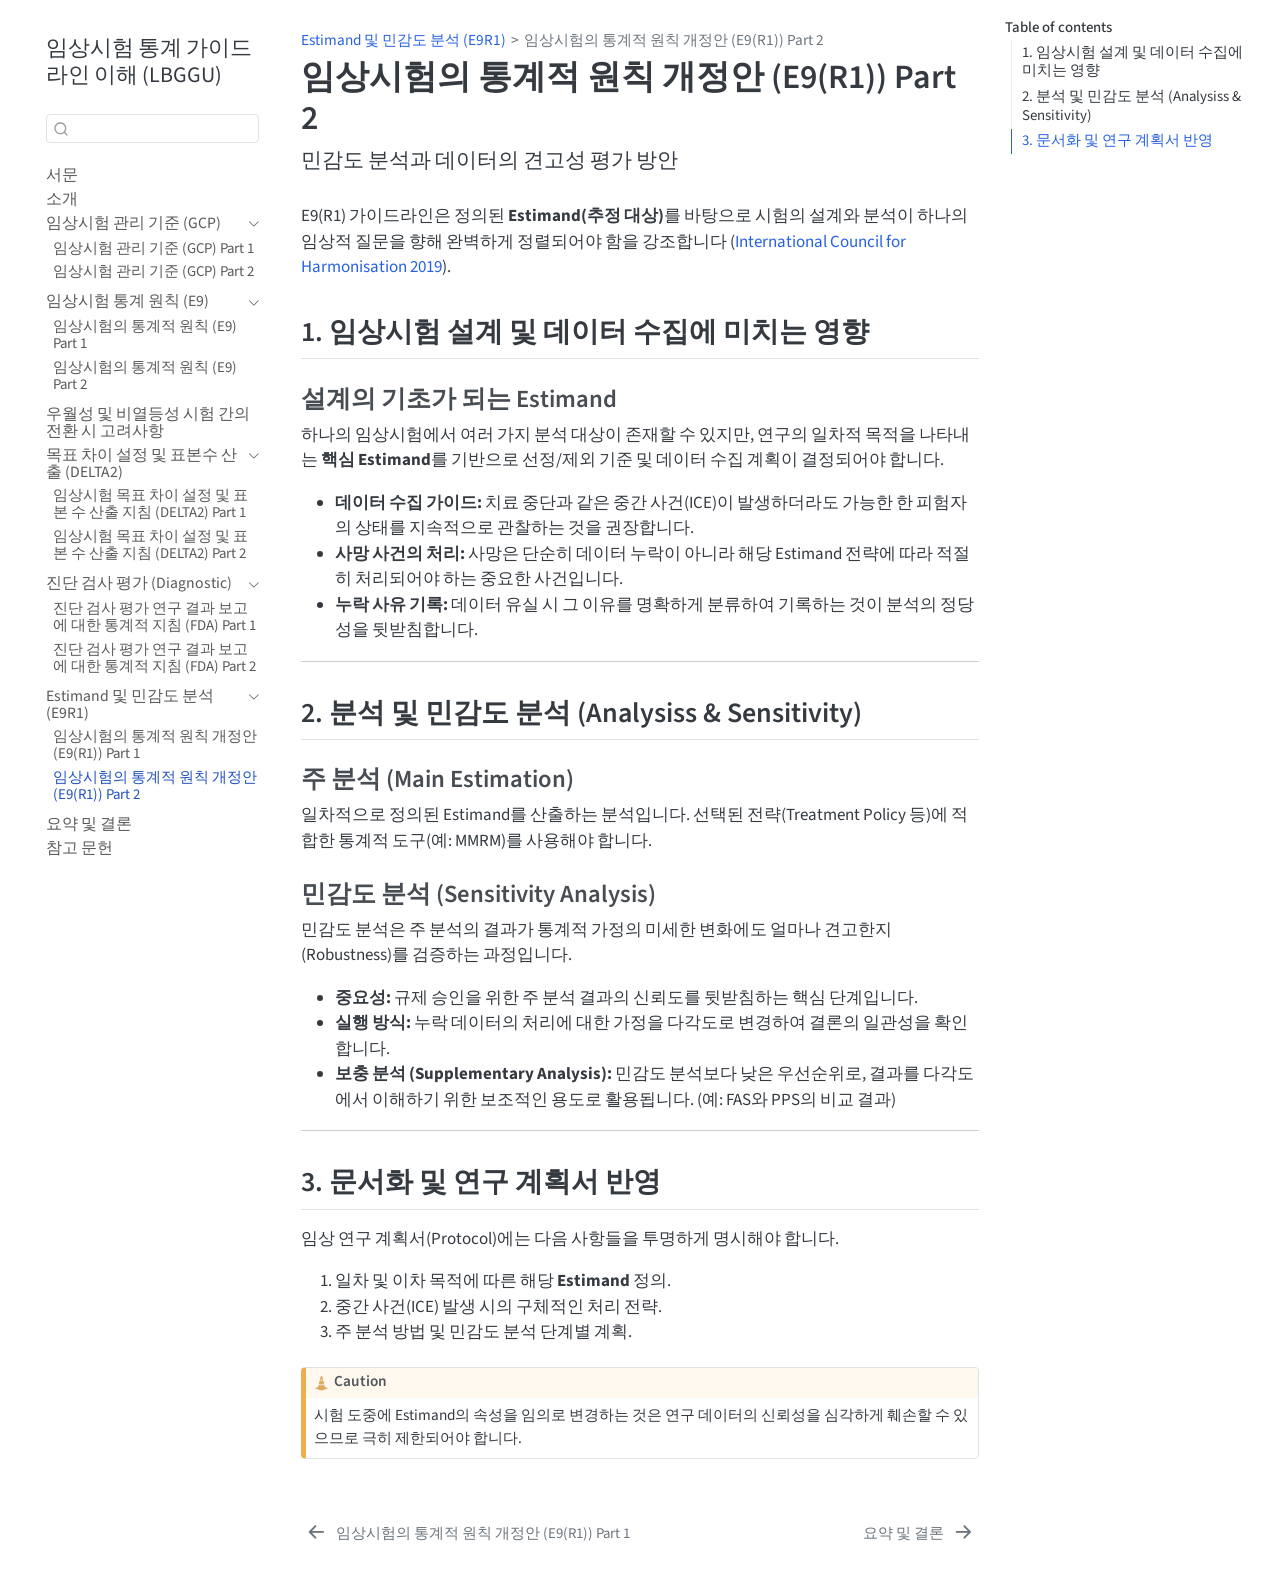
<file: e9r1_part2.html>
<!DOCTYPE html>
<html xmlns="http://www.w3.org/1999/xhtml" lang="en" xml:lang="en"><head>

<meta charset="utf-8">
<meta name="generator" content="quarto-1.9.36">

<meta name="viewport" content="width=device-width, initial-scale=1.0, user-scalable=yes">


<title>임상시험의 통계적 원칙 개정안 (E9(R1)) Part 2 – 임상시험 통계 가이드라인 이해 (LBGGU)</title>
<style>
/* Default styles provided by pandoc.
** See https://pandoc.org/MANUAL.html#variables-for-html for config info.
*/
code{white-space: pre-wrap;}
span.smallcaps{font-variant: small-caps;}
div.columns{display: flex; gap: min(4vw, 1.5em);}
div.column{flex: auto; overflow-x: auto;}
div.hanging-indent{margin-left: 1.5em; text-indent: -1.5em;}
ul.task-list{list-style: none;}
ul.task-list li input[type="checkbox"] {
  width: 0.8em;
  margin: 0 0.8em 0.2em -1em; /* quarto-specific, see https://github.com/quarto-dev/quarto-cli/issues/4556 */ 
  vertical-align: middle;
}
/* CSS for citations */
div.csl-bib-body { }
div.csl-entry {
  clear: both;
}
.hanging-indent div.csl-entry {
  margin-left:2em;
  text-indent:-2em;
}
div.csl-left-margin {
  min-width:2em;
  float:left;
}
div.csl-right-inline {
  margin-left:2em;
  padding-left:1em;
}
div.csl-indent {
  margin-left: 2em;
}</style>


<script src="site_libs/quarto-nav/quarto-nav.js"></script>
<script src="site_libs/quarto-nav/headroom.min.js"></script>
<script src="site_libs/clipboard/clipboard.min.js"></script>
<script src="site_libs/quarto-search/autocomplete.umd.js"></script>
<script src="site_libs/quarto-search/fuse.min.js"></script>
<script src="site_libs/quarto-search/quarto-search.js"></script>
<meta name="quarto:offset" content="./">
<link href="./summary.html" rel="next">
<link href="./e9r1_part1.html" rel="prev">
<script src="site_libs/quarto-html/quarto.js" type="module"></script>
<script src="site_libs/quarto-html/tabsets/tabsets.js" type="module"></script>
<script src="site_libs/quarto-html/popper.min.js"></script>
<script src="site_libs/quarto-html/tippy.umd.min.js"></script>
<script src="site_libs/quarto-html/anchor.min.js"></script>
<link href="site_libs/quarto-html/tippy.css" rel="stylesheet">
<link href="site_libs/quarto-html/quarto-syntax-highlighting-845c23b38eaddc0f92fda52bfe77a8c8.css" rel="stylesheet" id="quarto-text-highlighting-styles">
<script src="site_libs/bootstrap/bootstrap.min.js"></script>
<link href="site_libs/bootstrap/bootstrap-icons.css" rel="stylesheet">
<link href="site_libs/bootstrap/bootstrap-44ee0976171e9be92e6ebe9be850cd66.min.css" rel="stylesheet" append-hash="true" id="quarto-bootstrap" data-mode="light">
<script id="quarto-search-options" type="application/json">{
  "location": "sidebar",
  "copy-button": false,
  "collapse-after": 3,
  "panel-placement": "start",
  "type": "textbox",
  "limit": 50,
  "keyboard-shortcut": [
    "f",
    "/",
    "s"
  ],
  "show-item-context": false,
  "language": {
    "search-no-results-text": "No results",
    "search-matching-documents-text": "matching documents",
    "search-copy-link-title": "Copy link to search",
    "search-hide-matches-text": "Hide additional matches",
    "search-more-match-text": "more match in this document",
    "search-more-matches-text": "more matches in this document",
    "search-clear-button-title": "Clear",
    "search-text-placeholder": "",
    "search-detached-cancel-button-title": "Cancel",
    "search-submit-button-title": "Submit",
    "search-label": "Search"
  }
}</script>


</head>

<body class="nav-sidebar floating quarto-light">

<div id="quarto-search-results"></div>
  <header id="quarto-header" class="headroom fixed-top">
  <nav class="quarto-secondary-nav">
    <div class="container-fluid d-flex">
      <button type="button" class="quarto-btn-toggle btn" data-bs-toggle="collapse" role="button" data-bs-target=".quarto-sidebar-collapse-item" aria-controls="quarto-sidebar" aria-expanded="false" aria-label="Toggle sidebar navigation" onclick="if (window.quartoToggleHeadroom) { window.quartoToggleHeadroom(); }">
        <i class="bi bi-layout-text-sidebar-reverse"></i>
      </button>
        <nav class="quarto-page-breadcrumbs" aria-label="breadcrumb"><ol class="breadcrumb"><li class="breadcrumb-item"><a href="./e9r1_part1.html">Estimand 및 민감도 분석 (E9R1)</a></li><li class="breadcrumb-item"><a href="./e9r1_part2.html"><span class="chapter-title">임상시험의 통계적 원칙 개정안 (E9(R1)) Part 2</span></a></li></ol></nav>
        <a class="flex-grow-1" role="navigation" data-bs-toggle="collapse" data-bs-target=".quarto-sidebar-collapse-item" aria-controls="quarto-sidebar" aria-expanded="false" aria-label="Toggle sidebar navigation" onclick="if (window.quartoToggleHeadroom) { window.quartoToggleHeadroom(); }">      
        </a>
      <button type="button" class="btn quarto-search-button" aria-label="Search" onclick="window.quartoOpenSearch();">
        <i class="bi bi-search"></i>
      </button>
    </div>
  </nav>
</header>
<!-- content -->
<div id="quarto-content" class="quarto-container page-columns page-rows-contents page-layout-article">
<!-- sidebar -->
  <nav id="quarto-sidebar" class="sidebar collapse collapse-horizontal quarto-sidebar-collapse-item sidebar-navigation floating overflow-auto">
    <div class="pt-lg-2 mt-2 text-left sidebar-header">
    <div class="sidebar-title mb-0 py-0">
      <a href="./">임상시험 통계 가이드라인 이해 (LBGGU)</a> 
    </div>
      </div>
        <div class="mt-2 flex-shrink-0 align-items-center">
        <div class="sidebar-search">
        <div id="quarto-search" class="" title="Search"></div>
        </div>
        </div>
    <div class="sidebar-menu-container"> 
    <ul class="list-unstyled mt-1">
        <li class="sidebar-item">
  <div class="sidebar-item-container"> 
  <a href="./index.html" class="sidebar-item-text sidebar-link"><span class="chapter-title">서문</span></a>
  </div>
</li>
        <li class="sidebar-item">
  <div class="sidebar-item-container"> 
  <a href="./intro.html" class="sidebar-item-text sidebar-link"><span class="chapter-title">소개</span></a>
  </div>
</li>
        <li class="sidebar-item sidebar-item-section">
      <div class="sidebar-item-container"> 
            <a class="sidebar-item-text sidebar-link text-start" data-bs-toggle="collapse" data-bs-target="#quarto-sidebar-section-1" role="navigation" aria-expanded="true">
 <span class="menu-text">임상시험 관리 기준 (GCP)</span></a>
          <a class="sidebar-item-toggle text-start" data-bs-toggle="collapse" data-bs-target="#quarto-sidebar-section-1" role="navigation" aria-expanded="true" aria-label="Toggle section">
            <i class="bi bi-chevron-right ms-2"></i>
          </a> 
      </div>
      <ul id="quarto-sidebar-section-1" class="collapse list-unstyled sidebar-section depth1 show">  
          <li class="sidebar-item">
  <div class="sidebar-item-container"> 
  <a href="./gcp_part1.html" class="sidebar-item-text sidebar-link"><span class="chapter-title">임상시험 관리 기준 (GCP) Part 1</span></a>
  </div>
</li>
          <li class="sidebar-item">
  <div class="sidebar-item-container"> 
  <a href="./gcp_part2.html" class="sidebar-item-text sidebar-link"><span class="chapter-title">임상시험 관리 기준 (GCP) Part 2</span></a>
  </div>
</li>
      </ul>
  </li>
        <li class="sidebar-item sidebar-item-section">
      <div class="sidebar-item-container"> 
            <a class="sidebar-item-text sidebar-link text-start" data-bs-toggle="collapse" data-bs-target="#quarto-sidebar-section-2" role="navigation" aria-expanded="true">
 <span class="menu-text">임상시험 통계 원칙 (E9)</span></a>
          <a class="sidebar-item-toggle text-start" data-bs-toggle="collapse" data-bs-target="#quarto-sidebar-section-2" role="navigation" aria-expanded="true" aria-label="Toggle section">
            <i class="bi bi-chevron-right ms-2"></i>
          </a> 
      </div>
      <ul id="quarto-sidebar-section-2" class="collapse list-unstyled sidebar-section depth1 show">  
          <li class="sidebar-item">
  <div class="sidebar-item-container"> 
  <a href="./e9_part1.html" class="sidebar-item-text sidebar-link"><span class="chapter-title">임상시험의 통계적 원칙 (E9) Part 1</span></a>
  </div>
</li>
          <li class="sidebar-item">
  <div class="sidebar-item-container"> 
  <a href="./e9_part2.html" class="sidebar-item-text sidebar-link"><span class="chapter-title">임상시험의 통계적 원칙 (E9) Part 2</span></a>
  </div>
</li>
      </ul>
  </li>
        <li class="sidebar-item">
  <div class="sidebar-item-container"> 
  <a href="./switching.html" class="sidebar-item-text sidebar-link"><span class="chapter-title">우월성 및 비열등성 시험 간의 전환 시 고려사항</span></a>
  </div>
</li>
        <li class="sidebar-item sidebar-item-section">
      <div class="sidebar-item-container"> 
            <a class="sidebar-item-text sidebar-link text-start" data-bs-toggle="collapse" data-bs-target="#quarto-sidebar-section-3" role="navigation" aria-expanded="true">
 <span class="menu-text">목표 차이 설정 및 표본수 산출 (DELTA2)</span></a>
          <a class="sidebar-item-toggle text-start" data-bs-toggle="collapse" data-bs-target="#quarto-sidebar-section-3" role="navigation" aria-expanded="true" aria-label="Toggle section">
            <i class="bi bi-chevron-right ms-2"></i>
          </a> 
      </div>
      <ul id="quarto-sidebar-section-3" class="collapse list-unstyled sidebar-section depth1 show">  
          <li class="sidebar-item">
  <div class="sidebar-item-container"> 
  <a href="./delta_part1.html" class="sidebar-item-text sidebar-link"><span class="chapter-title">임상시험 목표 차이 설정 및 표본 수 산출 지침 (DELTA2) Part 1</span></a>
  </div>
</li>
          <li class="sidebar-item">
  <div class="sidebar-item-container"> 
  <a href="./delta_part2.html" class="sidebar-item-text sidebar-link"><span class="chapter-title">임상시험 목표 차이 설정 및 표본 수 산출 지침 (DELTA2) Part 2</span></a>
  </div>
</li>
      </ul>
  </li>
        <li class="sidebar-item sidebar-item-section">
      <div class="sidebar-item-container"> 
            <a class="sidebar-item-text sidebar-link text-start" data-bs-toggle="collapse" data-bs-target="#quarto-sidebar-section-4" role="navigation" aria-expanded="true">
 <span class="menu-text">진단 검사 평가 (Diagnostic)</span></a>
          <a class="sidebar-item-toggle text-start" data-bs-toggle="collapse" data-bs-target="#quarto-sidebar-section-4" role="navigation" aria-expanded="true" aria-label="Toggle section">
            <i class="bi bi-chevron-right ms-2"></i>
          </a> 
      </div>
      <ul id="quarto-sidebar-section-4" class="collapse list-unstyled sidebar-section depth1 show">  
          <li class="sidebar-item">
  <div class="sidebar-item-container"> 
  <a href="./diagnostic_part1.html" class="sidebar-item-text sidebar-link"><span class="chapter-title">진단 검사 평가 연구 결과 보고에 대한 통계적 지침 (FDA) Part 1</span></a>
  </div>
</li>
          <li class="sidebar-item">
  <div class="sidebar-item-container"> 
  <a href="./diagnostic_part2.html" class="sidebar-item-text sidebar-link"><span class="chapter-title">진단 검사 평가 연구 결과 보고에 대한 통계적 지침 (FDA) Part 2</span></a>
  </div>
</li>
      </ul>
  </li>
        <li class="sidebar-item sidebar-item-section">
      <div class="sidebar-item-container"> 
            <a class="sidebar-item-text sidebar-link text-start" data-bs-toggle="collapse" data-bs-target="#quarto-sidebar-section-5" role="navigation" aria-expanded="true">
 <span class="menu-text">Estimand 및 민감도 분석 (E9R1)</span></a>
          <a class="sidebar-item-toggle text-start" data-bs-toggle="collapse" data-bs-target="#quarto-sidebar-section-5" role="navigation" aria-expanded="true" aria-label="Toggle section">
            <i class="bi bi-chevron-right ms-2"></i>
          </a> 
      </div>
      <ul id="quarto-sidebar-section-5" class="collapse list-unstyled sidebar-section depth1 show">  
          <li class="sidebar-item">
  <div class="sidebar-item-container"> 
  <a href="./e9r1_part1.html" class="sidebar-item-text sidebar-link"><span class="chapter-title">임상시험의 통계적 원칙 개정안 (E9(R1)) Part 1</span></a>
  </div>
</li>
          <li class="sidebar-item">
  <div class="sidebar-item-container"> 
  <a href="./e9r1_part2.html" class="sidebar-item-text sidebar-link active"><span class="chapter-title">임상시험의 통계적 원칙 개정안 (E9(R1)) Part 2</span></a>
  </div>
</li>
      </ul>
  </li>
        <li class="sidebar-item">
  <div class="sidebar-item-container"> 
  <a href="./summary.html" class="sidebar-item-text sidebar-link"><span class="chapter-title">요약 및 결론</span></a>
  </div>
</li>
        <li class="sidebar-item">
  <div class="sidebar-item-container"> 
  <a href="./references.html" class="sidebar-item-text sidebar-link"><span class="chapter-title">참고 문헌</span></a>
  </div>
</li>
    </ul>
    </div>
</nav>
<div id="quarto-sidebar-glass" class="quarto-sidebar-collapse-item" data-bs-toggle="collapse" data-bs-target=".quarto-sidebar-collapse-item"></div>
<!-- margin-sidebar -->
    <div id="quarto-margin-sidebar" class="sidebar margin-sidebar">
        <nav id="TOC" role="doc-toc" class="toc-active">
    <h2 id="toc-title">Table of contents</h2>
   
  <ul>
  <li><a href="#임상시험-설계-및-데이터-수집에-미치는-영향" id="toc-임상시험-설계-및-데이터-수집에-미치는-영향" class="nav-link active" data-scroll-target="#임상시험-설계-및-데이터-수집에-미치는-영향">1. 임상시험 설계 및 데이터 수집에 미치는 영향</a>
  <ul class="collapse">
  <li><a href="#설계의-기초가-되는-estimand" id="toc-설계의-기초가-되는-estimand" class="nav-link" data-scroll-target="#설계의-기초가-되는-estimand">설계의 기초가 되는 Estimand</a></li>
  </ul></li>
  <li><a href="#분석-및-민감도-분석-analysiss-sensitivity" id="toc-분석-및-민감도-분석-analysiss-sensitivity" class="nav-link" data-scroll-target="#분석-및-민감도-분석-analysiss-sensitivity">2. 분석 및 민감도 분석 (Analysiss &amp; Sensitivity)</a>
  <ul class="collapse">
  <li><a href="#주-분석-main-estimation" id="toc-주-분석-main-estimation" class="nav-link" data-scroll-target="#주-분석-main-estimation">주 분석 (Main Estimation)</a></li>
  <li><a href="#민감도-분석-sensitivity-analysis" id="toc-민감도-분석-sensitivity-analysis" class="nav-link" data-scroll-target="#민감도-분석-sensitivity-analysis">민감도 분석 (Sensitivity Analysis)</a></li>
  </ul></li>
  <li><a href="#문서화-및-연구-계획서-반영" id="toc-문서화-및-연구-계획서-반영" class="nav-link" data-scroll-target="#문서화-및-연구-계획서-반영">3. 문서화 및 연구 계획서 반영</a></li>
  </ul>
</nav>
    </div>
<!-- main -->
<main class="content" id="quarto-document-content">

<header id="title-block-header" class="quarto-title-block default"><nav class="quarto-page-breadcrumbs quarto-title-breadcrumbs d-none d-lg-block" aria-label="breadcrumb"><ol class="breadcrumb"><li class="breadcrumb-item"><a href="./e9r1_part1.html">Estimand 및 민감도 분석 (E9R1)</a></li><li class="breadcrumb-item"><a href="./e9r1_part2.html"><span class="chapter-title">임상시험의 통계적 원칙 개정안 (E9(R1)) Part 2</span></a></li></ol></nav>
<div class="quarto-title">
<h1 class="title"><span class="chapter-title">임상시험의 통계적 원칙 개정안 (E9(R1)) Part 2</span></h1>
<p class="subtitle lead">민감도 분석과 데이터의 견고성 평가 방안</p>
</div>



<div class="quarto-title-meta">

    
  
    
  </div>
  


</header>


<p>E9(R1) 가이드라인은 정의된 <strong>Estimand(추정 대상)</strong>를 바탕으로 시험의 설계와 분석이 하나의 임상적 질문을 향해 완벽하게 정렬되어야 함을 강조합니다 <span class="citation" data-cites="ich2019e9r1">(<a href="references.html#ref-ich2019e9r1" role="doc-biblioref">International Council for Harmonisation 2019</a>)</span>.</p>
<section id="임상시험-설계-및-데이터-수집에-미치는-영향" class="level2">
<h2 class="anchored" data-anchor-id="임상시험-설계-및-데이터-수집에-미치는-영향">1. 임상시험 설계 및 데이터 수집에 미치는 영향</h2>
<section id="설계의-기초가-되는-estimand" class="level3">
<h3 class="anchored" data-anchor-id="설계의-기초가-되는-estimand">설계의 기초가 되는 Estimand</h3>
<p>하나의 임상시험에서 여러 가지 분석 대상이 존재할 수 있지만, 연구의 일차적 목적을 나타내는 <strong>핵심 Estimand</strong>를 기반으로 선정/제외 기준 및 데이터 수집 계획이 결정되어야 합니다.</p>
<ul>
<li><strong>데이터 수집 가이드:</strong> 치료 중단과 같은 중간 사건(ICE)이 발생하더라도 가능한 한 피험자의 상태를 지속적으로 관찰하는 것을 권장합니다.</li>
<li><strong>사망 사건의 처리:</strong> 사망은 단순히 데이터 누락이 아니라 해당 Estimand 전략에 따라 적절히 처리되어야 하는 중요한 사건입니다.</li>
<li><strong>누락 사유 기록:</strong> 데이터 유실 시 그 이유를 명확하게 분류하여 기록하는 것이 분석의 정당성을 뒷받침합니다.</li>
</ul>
<hr>
</section>
</section>
<section id="분석-및-민감도-분석-analysiss-sensitivity" class="level2">
<h2 class="anchored" data-anchor-id="분석-및-민감도-분석-analysiss-sensitivity">2. 분석 및 민감도 분석 (Analysiss &amp; Sensitivity)</h2>
<section id="주-분석-main-estimation" class="level3">
<h3 class="anchored" data-anchor-id="주-분석-main-estimation">주 분석 (Main Estimation)</h3>
<p>일차적으로 정의된 Estimand를 산출하는 분석입니다. 선택된 전략(Treatment Policy 등)에 적합한 통계적 도구(예: MMRM)를 사용해야 합니다.</p>
</section>
<section id="민감도-분석-sensitivity-analysis" class="level3">
<h3 class="anchored" data-anchor-id="민감도-분석-sensitivity-analysis">민감도 분석 (Sensitivity Analysis)</h3>
<p>민감도 분석은 주 분석의 결과가 통계적 가정의 미세한 변화에도 얼마나 견고한지(Robustness)를 검증하는 과정입니다.</p>
<ul>
<li><strong>중요성:</strong> 규제 승인을 위한 주 분석 결과의 신뢰도를 뒷받침하는 핵심 단계입니다.</li>
<li><strong>실행 방식:</strong> 누락 데이터의 처리에 대한 가정을 다각도로 변경하여 결론의 일관성을 확인합니다.</li>
<li><strong>보충 분석 (Supplementary Analysis):</strong> 민감도 분석보다 낮은 우선순위로, 결과를 다각도에서 이해하기 위한 보조적인 용도로 활용됩니다. (예: FAS와 PPS의 비교 결과)</li>
</ul>
<hr>
</section>
</section>
<section id="문서화-및-연구-계획서-반영" class="level2">
<h2 class="anchored" data-anchor-id="문서화-및-연구-계획서-반영">3. 문서화 및 연구 계획서 반영</h2>
<p>임상 연구 계획서(Protocol)에는 다음 사항들을 투명하게 명시해야 합니다.</p>
<ol type="1">
<li>일차 및 이차 목적에 따른 해당 <strong>Estimand</strong> 정의.</li>
<li>중간 사건(ICE) 발생 시의 구체적인 처리 전략.</li>
<li>주 분석 방법 및 민감도 분석 단계별 계획.</li>
</ol>
<div class="callout callout-style-default callout-caution callout-titled">
<div class="callout-header d-flex align-content-center">
<div class="callout-icon-container">
<i class="callout-icon"></i>
</div>
<div class="callout-title-container flex-fill">
Caution
</div>
</div>
<div class="callout-body-container callout-body">
<p>시험 도중에 Estimand의 속성을 임의로 변경하는 것은 연구 데이터의 신뢰성을 심각하게 훼손할 수 있으므로 극히 제한되어야 합니다.</p>
</div>
</div>


<div id="refs" class="references csl-bib-body hanging-indent" role="list" style="display: none">
<div id="ref-ich2019e9r1" class="csl-entry" role="listitem">
International Council for Harmonisation. 2019. <em>E9(R1) Addendum on Estimands and Sensitivity Analysis in Clinical Trials to the Guideline on Statistical Principles for Clinical Trials</em>. ICH.
</div>
</div>
</section>

</main> <!-- /main -->
<script id="quarto-html-after-body" type="application/javascript">
  window.document.addEventListener("DOMContentLoaded", function (event) {
    const icon = "";
    const anchorJS = new window.AnchorJS();
    anchorJS.options = {
      placement: 'right',
      icon: icon
    };
    anchorJS.add('.anchored');
    const isCodeAnnotation = (el) => {
      for (const clz of el.classList) {
        if (clz.startsWith('code-annotation-')) {                     
          return true;
        }
      }
      return false;
    }
    const onCopySuccess = function(e) {
      // button target
      const button = e.trigger;
      // don't keep focus
      button.blur();
      // flash "checked"
      button.classList.add('code-copy-button-checked');
      var currentTitle = button.getAttribute("title");
      button.setAttribute("title", "Copied!");
      let tooltip;
      if (window.bootstrap) {
        button.setAttribute("data-bs-toggle", "tooltip");
        button.setAttribute("data-bs-placement", "left");
        button.setAttribute("data-bs-title", "Copied!");
        tooltip = new bootstrap.Tooltip(button, 
          { trigger: "manual", 
            customClass: "code-copy-button-tooltip",
            offset: [0, -8]});
        tooltip.show();    
      }
      setTimeout(function() {
        if (tooltip) {
          tooltip.hide();
          button.removeAttribute("data-bs-title");
          button.removeAttribute("data-bs-toggle");
          button.removeAttribute("data-bs-placement");
        }
        button.setAttribute("title", currentTitle);
        button.classList.remove('code-copy-button-checked');
      }, 1000);
      // clear code selection
      e.clearSelection();
    }
    const getTextToCopy = function(trigger) {
      const outerScaffold = trigger.parentElement.cloneNode(true);
      const codeEl = outerScaffold.querySelector('code');
      for (const childEl of codeEl.children) {
        if (isCodeAnnotation(childEl)) {
          childEl.remove();
        }
      }
      return codeEl.innerText;
    }
    const clipboard = new window.ClipboardJS('.code-copy-button:not([data-in-quarto-modal])', {
      text: getTextToCopy
    });
    clipboard.on('success', onCopySuccess);
    if (window.document.getElementById('quarto-embedded-source-code-modal')) {
      const clipboardModal = new window.ClipboardJS('.code-copy-button[data-in-quarto-modal]', {
        text: getTextToCopy,
        container: window.document.getElementById('quarto-embedded-source-code-modal')
      });
      clipboardModal.on('success', onCopySuccess);
    }
      var localhostRegex = new RegExp(/^(?:http|https):\/\/localhost\:?[0-9]*\//);
      var mailtoRegex = new RegExp(/^mailto:/);
        var filterRegex = new RegExp('/' + window.location.host + '/');
      var isInternal = (href) => {
          return filterRegex.test(href) || localhostRegex.test(href) || mailtoRegex.test(href);
      }
      // Inspect non-navigation links and adorn them if external
     var links = window.document.querySelectorAll('a[href]:not(.nav-link):not(.navbar-brand):not(.toc-action):not(.sidebar-link):not(.sidebar-item-toggle):not(.pagination-link):not(.no-external):not([aria-hidden]):not(.dropdown-item):not(.quarto-navigation-tool):not(.about-link)');
      for (var i=0; i<links.length; i++) {
        const link = links[i];
        if (!isInternal(link.href)) {
          // undo the damage that might have been done by quarto-nav.js in the case of
          // links that we want to consider external
          if (link.dataset.originalHref !== undefined) {
            link.href = link.dataset.originalHref;
          }
        }
      }
    function tippyHover(el, contentFn, onTriggerFn, onUntriggerFn) {
      const config = {
        allowHTML: true,
        maxWidth: 500,
        delay: 100,
        arrow: false,
        appendTo: function(el) {
            return el.parentElement;
        },
        interactive: true,
        interactiveBorder: 10,
        theme: 'quarto',
        placement: 'bottom-start',
      };
      if (contentFn) {
        config.content = contentFn;
      }
      if (onTriggerFn) {
        config.onTrigger = onTriggerFn;
      }
      if (onUntriggerFn) {
        config.onUntrigger = onUntriggerFn;
      }
      window.tippy(el, config); 
    }
    const noterefs = window.document.querySelectorAll('a[role="doc-noteref"]');
    for (var i=0; i<noterefs.length; i++) {
      const ref = noterefs[i];
      tippyHover(ref, function() {
        // use id or data attribute instead here
        let href = ref.getAttribute('data-footnote-href') || ref.getAttribute('href');
        try { href = new URL(href).hash; } catch {}
        const id = href.replace(/^#\/?/, "");
        const note = window.document.getElementById(id);
        if (note) {
          return note.innerHTML;
        } else {
          return "";
        }
      });
    }
    const xrefs = window.document.querySelectorAll('a.quarto-xref');
    const processXRef = (id, note) => {
      // Strip column container classes
      const stripColumnClz = (el) => {
        el.classList.remove("page-full", "page-columns");
        if (el.children) {
          for (const child of el.children) {
            stripColumnClz(child);
          }
        }
      }
      stripColumnClz(note)
      if (id === null || id.startsWith('sec-')) {
        // Special case sections, only their first couple elements
        const container = document.createElement("div");
        if (note.children && note.children.length > 2) {
          container.appendChild(note.children[0].cloneNode(true));
          for (let i = 1; i < note.children.length; i++) {
            const child = note.children[i];
            if (child.tagName === "P" && child.innerText === "") {
              continue;
            } else {
              container.appendChild(child.cloneNode(true));
              break;
            }
          }
          if (window.Quarto?.typesetMath) {
            window.Quarto.typesetMath(container);
          }
          return container.innerHTML
        } else {
          if (window.Quarto?.typesetMath) {
            window.Quarto.typesetMath(note);
          }
          return note.innerHTML;
        }
      } else {
        // Remove any anchor links if they are present
        const anchorLink = note.querySelector('a.anchorjs-link');
        if (anchorLink) {
          anchorLink.remove();
        }
        if (window.Quarto?.typesetMath) {
          window.Quarto.typesetMath(note);
        }
        if (note.classList.contains("callout")) {
          return note.outerHTML;
        } else {
          return note.innerHTML;
        }
      }
    }
    for (var i=0; i<xrefs.length; i++) {
      const xref = xrefs[i];
      tippyHover(xref, undefined, function(instance) {
        instance.disable();
        let url = xref.getAttribute('href');
        let hash = undefined; 
        if (url.startsWith('#')) {
          hash = url;
        } else {
          try { hash = new URL(url).hash; } catch {}
        }
        if (hash) {
          const id = hash.replace(/^#\/?/, "");
          const note = window.document.getElementById(id);
          if (note !== null) {
            try {
              const html = processXRef(id, note.cloneNode(true));
              instance.setContent(html);
            } finally {
              instance.enable();
              instance.show();
            }
          } else {
            // See if we can fetch this
            fetch(url.split('#')[0])
            .then(res => res.text())
            .then(html => {
              const parser = new DOMParser();
              const htmlDoc = parser.parseFromString(html, "text/html");
              const note = htmlDoc.getElementById(id);
              if (note !== null) {
                const html = processXRef(id, note);
                instance.setContent(html);
              } 
            }).finally(() => {
              instance.enable();
              instance.show();
            });
          }
        } else {
          // See if we can fetch a full url (with no hash to target)
          // This is a special case and we should probably do some content thinning / targeting
          fetch(url)
          .then(res => res.text())
          .then(html => {
            const parser = new DOMParser();
            const htmlDoc = parser.parseFromString(html, "text/html");
            const note = htmlDoc.querySelector('main.content');
            if (note !== null) {
              // This should only happen for chapter cross references
              // (since there is no id in the URL)
              // remove the first header
              if (note.children.length > 0 && note.children[0].tagName === "HEADER") {
                note.children[0].remove();
              }
              const html = processXRef(null, note);
              instance.setContent(html);
            } 
          }).finally(() => {
            instance.enable();
            instance.show();
          });
        }
      }, function(instance) {
      });
    }
        let selectedAnnoteEl;
        const selectorForAnnotation = ( cell, annotation) => {
          let cellAttr = 'data-code-cell="' + cell + '"';
          let lineAttr = 'data-code-annotation="' +  annotation + '"';
          const selector = 'span[' + cellAttr + '][' + lineAttr + ']';
          return selector;
        }
        const selectCodeLines = (annoteEl) => {
          const doc = window.document;
          const targetCell = annoteEl.getAttribute("data-target-cell");
          const targetAnnotation = annoteEl.getAttribute("data-target-annotation");
          const annoteSpan = window.document.querySelector(selectorForAnnotation(targetCell, targetAnnotation));
          const lines = annoteSpan.getAttribute("data-code-lines").split(",");
          const lineIds = lines.map((line) => {
            return targetCell + "-" + line;
          })
          let top = null;
          let height = null;
          let parent = null;
          if (lineIds.length > 0) {
              //compute the position of the single el (top and bottom and make a div)
              const el = window.document.getElementById(lineIds[0]);
              top = el.offsetTop;
              height = el.offsetHeight;
              parent = el.parentElement.parentElement;
            if (lineIds.length > 1) {
              const lastEl = window.document.getElementById(lineIds[lineIds.length - 1]);
              const bottom = lastEl.offsetTop + lastEl.offsetHeight;
              height = bottom - top;
            }
            if (top !== null && height !== null && parent !== null) {
              // cook up a div (if necessary) and position it 
              let div = window.document.getElementById("code-annotation-line-highlight");
              if (div === null) {
                div = window.document.createElement("div");
                div.setAttribute("id", "code-annotation-line-highlight");
                div.style.position = 'absolute';
                parent.appendChild(div);
              }
              div.style.top = top - 2 + "px";
              div.style.height = height + 4 + "px";
              div.style.left = 0;
              let gutterDiv = window.document.getElementById("code-annotation-line-highlight-gutter");
              if (gutterDiv === null) {
                gutterDiv = window.document.createElement("div");
                gutterDiv.setAttribute("id", "code-annotation-line-highlight-gutter");
                gutterDiv.style.position = 'absolute';
                const codeCell = window.document.getElementById(targetCell);
                const gutter = codeCell.querySelector('.code-annotation-gutter');
                gutter.appendChild(gutterDiv);
              }
              gutterDiv.style.top = top - 2 + "px";
              gutterDiv.style.height = height + 4 + "px";
            }
            selectedAnnoteEl = annoteEl;
          }
        };
        const unselectCodeLines = () => {
          const elementsIds = ["code-annotation-line-highlight", "code-annotation-line-highlight-gutter"];
          elementsIds.forEach((elId) => {
            const div = window.document.getElementById(elId);
            if (div) {
              div.remove();
            }
          });
          selectedAnnoteEl = undefined;
        };
          // Handle positioning of the toggle
      window.addEventListener(
        "resize",
        throttle(() => {
          elRect = undefined;
          if (selectedAnnoteEl) {
            selectCodeLines(selectedAnnoteEl);
          }
        }, 10)
      );
      function throttle(fn, ms) {
      let throttle = false;
      let timer;
        return (...args) => {
          if(!throttle) { // first call gets through
              fn.apply(this, args);
              throttle = true;
          } else { // all the others get throttled
              if(timer) clearTimeout(timer); // cancel #2
              timer = setTimeout(() => {
                fn.apply(this, args);
                timer = throttle = false;
              }, ms);
          }
        };
      }
        // Attach click handler to the DT
        const annoteDls = window.document.querySelectorAll('dt[data-target-cell]');
        for (const annoteDlNode of annoteDls) {
          annoteDlNode.addEventListener('click', (event) => {
            const clickedEl = event.target;
            if (clickedEl !== selectedAnnoteEl) {
              unselectCodeLines();
              const activeEl = window.document.querySelector('dt[data-target-cell].code-annotation-active');
              if (activeEl) {
                activeEl.classList.remove('code-annotation-active');
              }
              selectCodeLines(clickedEl);
              clickedEl.classList.add('code-annotation-active');
            } else {
              // Unselect the line
              unselectCodeLines();
              clickedEl.classList.remove('code-annotation-active');
            }
          });
        }
    const findCites = (el) => {
      const parentEl = el.parentElement;
      if (parentEl) {
        const cites = parentEl.dataset.cites;
        if (cites) {
          return {
            el,
            cites: cites.split(' ')
          };
        } else {
          return findCites(el.parentElement)
        }
      } else {
        return undefined;
      }
    };
    var bibliorefs = window.document.querySelectorAll('a[role="doc-biblioref"]');
    for (var i=0; i<bibliorefs.length; i++) {
      const ref = bibliorefs[i];
      const citeInfo = findCites(ref);
      if (citeInfo) {
        tippyHover(citeInfo.el, function() {
          var popup = window.document.createElement('div');
          citeInfo.cites.forEach(function(cite) {
            var citeDiv = window.document.createElement('div');
            citeDiv.classList.add('hanging-indent');
            citeDiv.classList.add('csl-entry');
            var biblioDiv = window.document.getElementById('ref-' + cite);
            if (biblioDiv) {
              citeDiv.innerHTML = biblioDiv.innerHTML;
            }
            popup.appendChild(citeDiv);
          });
          return popup.innerHTML;
        });
      }
    }
  });
  </script>
<nav class="page-navigation">
  <div class="nav-page nav-page-previous">
      <a href="./e9r1_part1.html" class="pagination-link" aria-label="임상시험의 통계적 원칙 개정안 (E9(R1)) Part 1">
        <i class="bi bi-arrow-left-short"></i> <span class="nav-page-text"><span class="chapter-title">임상시험의 통계적 원칙 개정안 (E9(R1)) Part 1</span></span>
      </a>          
  </div>
  <div class="nav-page nav-page-next">
      <a href="./summary.html" class="pagination-link" aria-label="요약 및 결론">
        <span class="nav-page-text"><span class="chapter-title">요약 및 결론</span></span> <i class="bi bi-arrow-right-short"></i>
      </a>
  </div>
</nav>
</div> <!-- /content -->




</body></html>
</file>
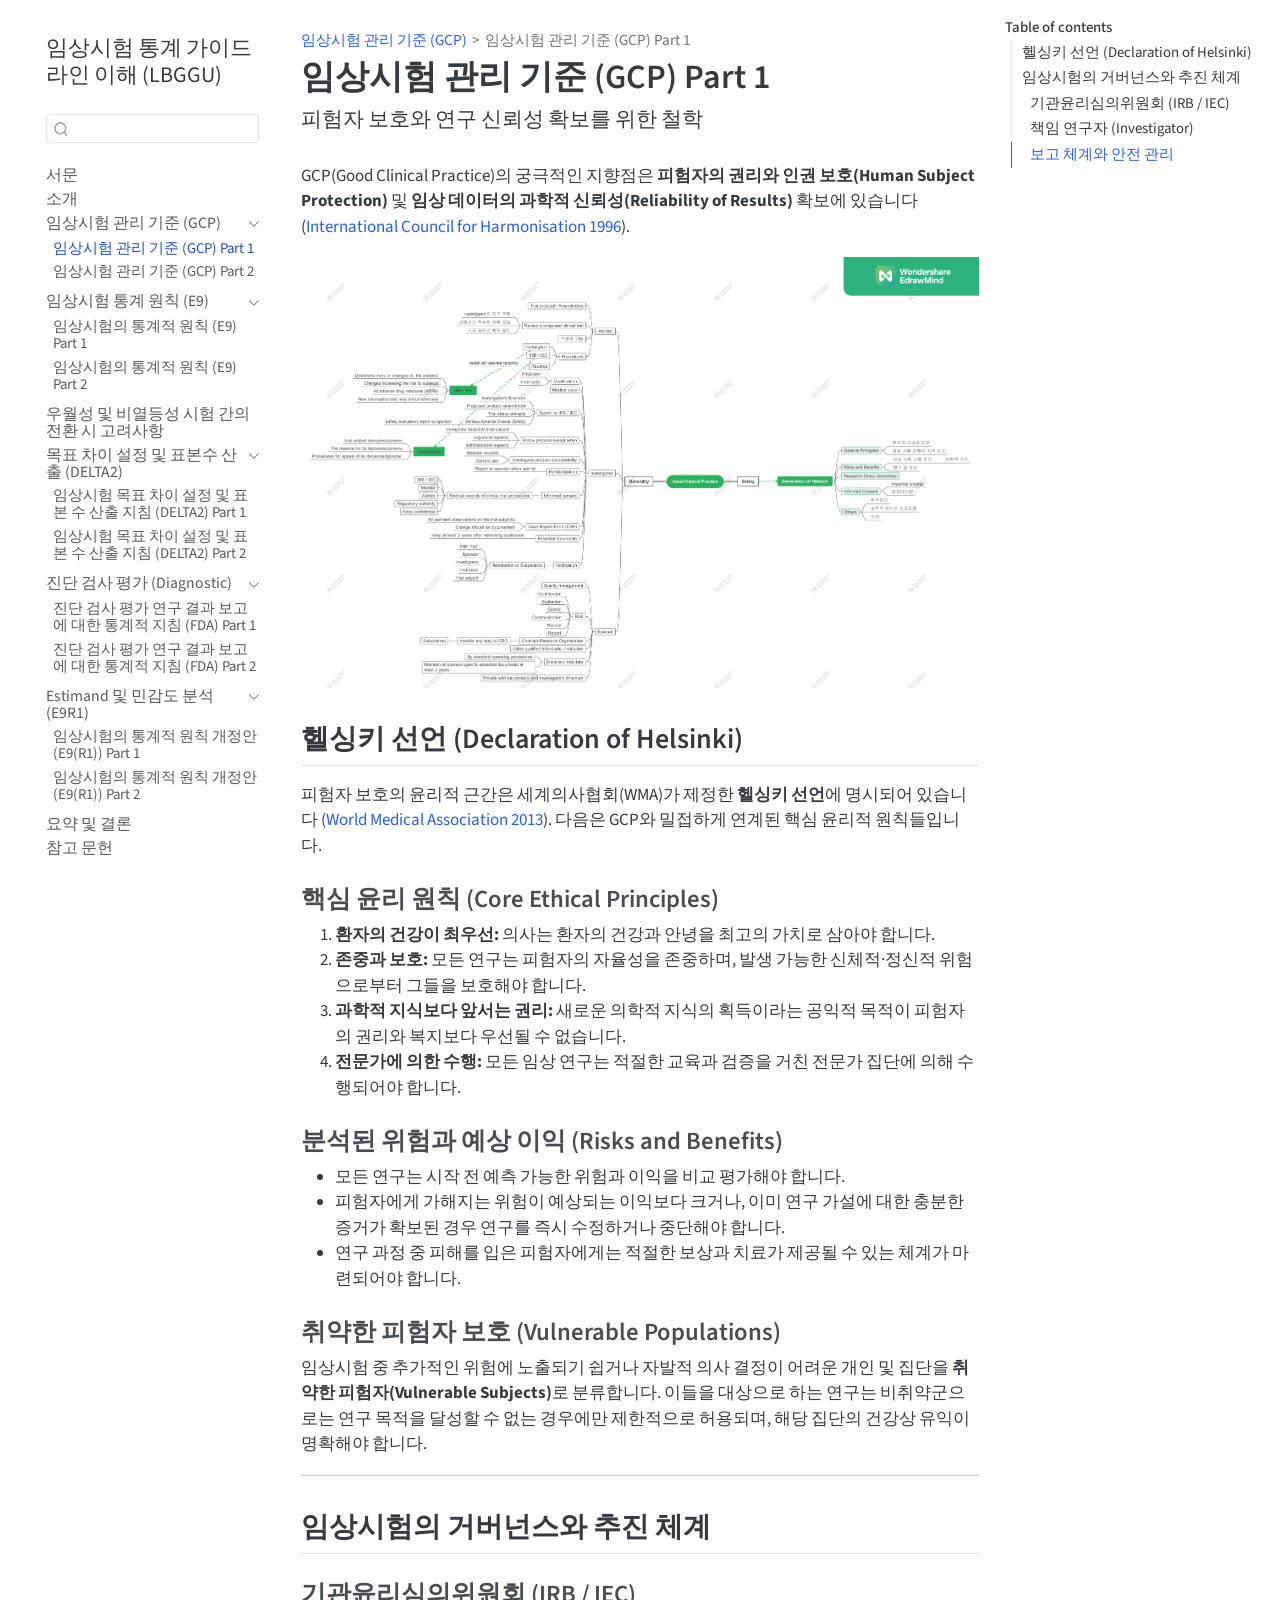
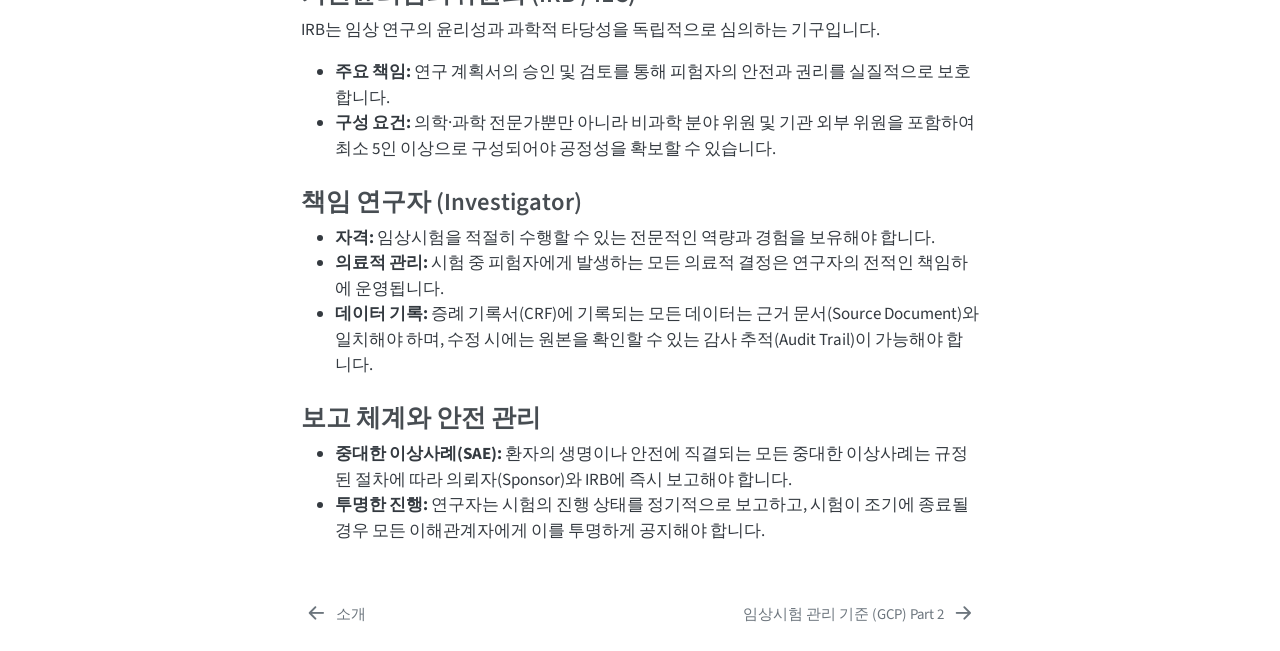
<file: gcp_part1.html>
<!DOCTYPE html>
<html xmlns="http://www.w3.org/1999/xhtml" lang="en" xml:lang="en"><head>

<meta charset="utf-8">
<meta name="generator" content="quarto-1.9.36">

<meta name="viewport" content="width=device-width, initial-scale=1.0, user-scalable=yes">


<title>임상시험 관리 기준 (GCP) Part 1 – 임상시험 통계 가이드라인 이해 (LBGGU)</title>
<style>
/* Default styles provided by pandoc.
** See https://pandoc.org/MANUAL.html#variables-for-html for config info.
*/
code{white-space: pre-wrap;}
span.smallcaps{font-variant: small-caps;}
div.columns{display: flex; gap: min(4vw, 1.5em);}
div.column{flex: auto; overflow-x: auto;}
div.hanging-indent{margin-left: 1.5em; text-indent: -1.5em;}
ul.task-list{list-style: none;}
ul.task-list li input[type="checkbox"] {
  width: 0.8em;
  margin: 0 0.8em 0.2em -1em; /* quarto-specific, see https://github.com/quarto-dev/quarto-cli/issues/4556 */ 
  vertical-align: middle;
}
/* CSS for citations */
div.csl-bib-body { }
div.csl-entry {
  clear: both;
}
.hanging-indent div.csl-entry {
  margin-left:2em;
  text-indent:-2em;
}
div.csl-left-margin {
  min-width:2em;
  float:left;
}
div.csl-right-inline {
  margin-left:2em;
  padding-left:1em;
}
div.csl-indent {
  margin-left: 2em;
}</style>


<script src="site_libs/quarto-nav/quarto-nav.js"></script>
<script src="site_libs/quarto-nav/headroom.min.js"></script>
<script src="site_libs/clipboard/clipboard.min.js"></script>
<script src="site_libs/quarto-search/autocomplete.umd.js"></script>
<script src="site_libs/quarto-search/fuse.min.js"></script>
<script src="site_libs/quarto-search/quarto-search.js"></script>
<meta name="quarto:offset" content="./">
<link href="./gcp_part2.html" rel="next">
<link href="./intro.html" rel="prev">
<script src="site_libs/quarto-html/quarto.js" type="module"></script>
<script src="site_libs/quarto-html/tabsets/tabsets.js" type="module"></script>
<script src="site_libs/quarto-html/popper.min.js"></script>
<script src="site_libs/quarto-html/tippy.umd.min.js"></script>
<script src="site_libs/quarto-html/anchor.min.js"></script>
<link href="site_libs/quarto-html/tippy.css" rel="stylesheet">
<link href="site_libs/quarto-html/quarto-syntax-highlighting-845c23b38eaddc0f92fda52bfe77a8c8.css" rel="stylesheet" id="quarto-text-highlighting-styles">
<script src="site_libs/bootstrap/bootstrap.min.js"></script>
<link href="site_libs/bootstrap/bootstrap-icons.css" rel="stylesheet">
<link href="site_libs/bootstrap/bootstrap-44ee0976171e9be92e6ebe9be850cd66.min.css" rel="stylesheet" append-hash="true" id="quarto-bootstrap" data-mode="light">
<script id="quarto-search-options" type="application/json">{
  "location": "sidebar",
  "copy-button": false,
  "collapse-after": 3,
  "panel-placement": "start",
  "type": "textbox",
  "limit": 50,
  "keyboard-shortcut": [
    "f",
    "/",
    "s"
  ],
  "show-item-context": false,
  "language": {
    "search-no-results-text": "No results",
    "search-matching-documents-text": "matching documents",
    "search-copy-link-title": "Copy link to search",
    "search-hide-matches-text": "Hide additional matches",
    "search-more-match-text": "more match in this document",
    "search-more-matches-text": "more matches in this document",
    "search-clear-button-title": "Clear",
    "search-text-placeholder": "",
    "search-detached-cancel-button-title": "Cancel",
    "search-submit-button-title": "Submit",
    "search-label": "Search"
  }
}</script>


</head>

<body class="nav-sidebar floating quarto-light">

<div id="quarto-search-results"></div>
  <header id="quarto-header" class="headroom fixed-top">
  <nav class="quarto-secondary-nav">
    <div class="container-fluid d-flex">
      <button type="button" class="quarto-btn-toggle btn" data-bs-toggle="collapse" role="button" data-bs-target=".quarto-sidebar-collapse-item" aria-controls="quarto-sidebar" aria-expanded="false" aria-label="Toggle sidebar navigation" onclick="if (window.quartoToggleHeadroom) { window.quartoToggleHeadroom(); }">
        <i class="bi bi-layout-text-sidebar-reverse"></i>
      </button>
        <nav class="quarto-page-breadcrumbs" aria-label="breadcrumb"><ol class="breadcrumb"><li class="breadcrumb-item"><a href="./gcp_part1.html">임상시험 관리 기준 (GCP)</a></li><li class="breadcrumb-item"><a href="./gcp_part1.html"><span class="chapter-title">임상시험 관리 기준 (GCP) Part 1</span></a></li></ol></nav>
        <a class="flex-grow-1" role="navigation" data-bs-toggle="collapse" data-bs-target=".quarto-sidebar-collapse-item" aria-controls="quarto-sidebar" aria-expanded="false" aria-label="Toggle sidebar navigation" onclick="if (window.quartoToggleHeadroom) { window.quartoToggleHeadroom(); }">      
        </a>
      <button type="button" class="btn quarto-search-button" aria-label="Search" onclick="window.quartoOpenSearch();">
        <i class="bi bi-search"></i>
      </button>
    </div>
  </nav>
</header>
<!-- content -->
<div id="quarto-content" class="quarto-container page-columns page-rows-contents page-layout-article">
<!-- sidebar -->
  <nav id="quarto-sidebar" class="sidebar collapse collapse-horizontal quarto-sidebar-collapse-item sidebar-navigation floating overflow-auto">
    <div class="pt-lg-2 mt-2 text-left sidebar-header">
    <div class="sidebar-title mb-0 py-0">
      <a href="./">임상시험 통계 가이드라인 이해 (LBGGU)</a> 
    </div>
      </div>
        <div class="mt-2 flex-shrink-0 align-items-center">
        <div class="sidebar-search">
        <div id="quarto-search" class="" title="Search"></div>
        </div>
        </div>
    <div class="sidebar-menu-container"> 
    <ul class="list-unstyled mt-1">
        <li class="sidebar-item">
  <div class="sidebar-item-container"> 
  <a href="./index.html" class="sidebar-item-text sidebar-link"><span class="chapter-title">서문</span></a>
  </div>
</li>
        <li class="sidebar-item">
  <div class="sidebar-item-container"> 
  <a href="./intro.html" class="sidebar-item-text sidebar-link"><span class="chapter-title">소개</span></a>
  </div>
</li>
        <li class="sidebar-item sidebar-item-section">
      <div class="sidebar-item-container"> 
            <a class="sidebar-item-text sidebar-link text-start" data-bs-toggle="collapse" data-bs-target="#quarto-sidebar-section-1" role="navigation" aria-expanded="true">
 <span class="menu-text">임상시험 관리 기준 (GCP)</span></a>
          <a class="sidebar-item-toggle text-start" data-bs-toggle="collapse" data-bs-target="#quarto-sidebar-section-1" role="navigation" aria-expanded="true" aria-label="Toggle section">
            <i class="bi bi-chevron-right ms-2"></i>
          </a> 
      </div>
      <ul id="quarto-sidebar-section-1" class="collapse list-unstyled sidebar-section depth1 show">  
          <li class="sidebar-item">
  <div class="sidebar-item-container"> 
  <a href="./gcp_part1.html" class="sidebar-item-text sidebar-link active"><span class="chapter-title">임상시험 관리 기준 (GCP) Part 1</span></a>
  </div>
</li>
          <li class="sidebar-item">
  <div class="sidebar-item-container"> 
  <a href="./gcp_part2.html" class="sidebar-item-text sidebar-link"><span class="chapter-title">임상시험 관리 기준 (GCP) Part 2</span></a>
  </div>
</li>
      </ul>
  </li>
        <li class="sidebar-item sidebar-item-section">
      <div class="sidebar-item-container"> 
            <a class="sidebar-item-text sidebar-link text-start" data-bs-toggle="collapse" data-bs-target="#quarto-sidebar-section-2" role="navigation" aria-expanded="true">
 <span class="menu-text">임상시험 통계 원칙 (E9)</span></a>
          <a class="sidebar-item-toggle text-start" data-bs-toggle="collapse" data-bs-target="#quarto-sidebar-section-2" role="navigation" aria-expanded="true" aria-label="Toggle section">
            <i class="bi bi-chevron-right ms-2"></i>
          </a> 
      </div>
      <ul id="quarto-sidebar-section-2" class="collapse list-unstyled sidebar-section depth1 show">  
          <li class="sidebar-item">
  <div class="sidebar-item-container"> 
  <a href="./e9_part1.html" class="sidebar-item-text sidebar-link"><span class="chapter-title">임상시험의 통계적 원칙 (E9) Part 1</span></a>
  </div>
</li>
          <li class="sidebar-item">
  <div class="sidebar-item-container"> 
  <a href="./e9_part2.html" class="sidebar-item-text sidebar-link"><span class="chapter-title">임상시험의 통계적 원칙 (E9) Part 2</span></a>
  </div>
</li>
      </ul>
  </li>
        <li class="sidebar-item">
  <div class="sidebar-item-container"> 
  <a href="./switching.html" class="sidebar-item-text sidebar-link"><span class="chapter-title">우월성 및 비열등성 시험 간의 전환 시 고려사항</span></a>
  </div>
</li>
        <li class="sidebar-item sidebar-item-section">
      <div class="sidebar-item-container"> 
            <a class="sidebar-item-text sidebar-link text-start" data-bs-toggle="collapse" data-bs-target="#quarto-sidebar-section-3" role="navigation" aria-expanded="true">
 <span class="menu-text">목표 차이 설정 및 표본수 산출 (DELTA2)</span></a>
          <a class="sidebar-item-toggle text-start" data-bs-toggle="collapse" data-bs-target="#quarto-sidebar-section-3" role="navigation" aria-expanded="true" aria-label="Toggle section">
            <i class="bi bi-chevron-right ms-2"></i>
          </a> 
      </div>
      <ul id="quarto-sidebar-section-3" class="collapse list-unstyled sidebar-section depth1 show">  
          <li class="sidebar-item">
  <div class="sidebar-item-container"> 
  <a href="./delta_part1.html" class="sidebar-item-text sidebar-link"><span class="chapter-title">임상시험 목표 차이 설정 및 표본 수 산출 지침 (DELTA2) Part 1</span></a>
  </div>
</li>
          <li class="sidebar-item">
  <div class="sidebar-item-container"> 
  <a href="./delta_part2.html" class="sidebar-item-text sidebar-link"><span class="chapter-title">임상시험 목표 차이 설정 및 표본 수 산출 지침 (DELTA2) Part 2</span></a>
  </div>
</li>
      </ul>
  </li>
        <li class="sidebar-item sidebar-item-section">
      <div class="sidebar-item-container"> 
            <a class="sidebar-item-text sidebar-link text-start" data-bs-toggle="collapse" data-bs-target="#quarto-sidebar-section-4" role="navigation" aria-expanded="true">
 <span class="menu-text">진단 검사 평가 (Diagnostic)</span></a>
          <a class="sidebar-item-toggle text-start" data-bs-toggle="collapse" data-bs-target="#quarto-sidebar-section-4" role="navigation" aria-expanded="true" aria-label="Toggle section">
            <i class="bi bi-chevron-right ms-2"></i>
          </a> 
      </div>
      <ul id="quarto-sidebar-section-4" class="collapse list-unstyled sidebar-section depth1 show">  
          <li class="sidebar-item">
  <div class="sidebar-item-container"> 
  <a href="./diagnostic_part1.html" class="sidebar-item-text sidebar-link"><span class="chapter-title">진단 검사 평가 연구 결과 보고에 대한 통계적 지침 (FDA) Part 1</span></a>
  </div>
</li>
          <li class="sidebar-item">
  <div class="sidebar-item-container"> 
  <a href="./diagnostic_part2.html" class="sidebar-item-text sidebar-link"><span class="chapter-title">진단 검사 평가 연구 결과 보고에 대한 통계적 지침 (FDA) Part 2</span></a>
  </div>
</li>
      </ul>
  </li>
        <li class="sidebar-item sidebar-item-section">
      <div class="sidebar-item-container"> 
            <a class="sidebar-item-text sidebar-link text-start" data-bs-toggle="collapse" data-bs-target="#quarto-sidebar-section-5" role="navigation" aria-expanded="true">
 <span class="menu-text">Estimand 및 민감도 분석 (E9R1)</span></a>
          <a class="sidebar-item-toggle text-start" data-bs-toggle="collapse" data-bs-target="#quarto-sidebar-section-5" role="navigation" aria-expanded="true" aria-label="Toggle section">
            <i class="bi bi-chevron-right ms-2"></i>
          </a> 
      </div>
      <ul id="quarto-sidebar-section-5" class="collapse list-unstyled sidebar-section depth1 show">  
          <li class="sidebar-item">
  <div class="sidebar-item-container"> 
  <a href="./e9r1_part1.html" class="sidebar-item-text sidebar-link"><span class="chapter-title">임상시험의 통계적 원칙 개정안 (E9(R1)) Part 1</span></a>
  </div>
</li>
          <li class="sidebar-item">
  <div class="sidebar-item-container"> 
  <a href="./e9r1_part2.html" class="sidebar-item-text sidebar-link"><span class="chapter-title">임상시험의 통계적 원칙 개정안 (E9(R1)) Part 2</span></a>
  </div>
</li>
      </ul>
  </li>
        <li class="sidebar-item">
  <div class="sidebar-item-container"> 
  <a href="./summary.html" class="sidebar-item-text sidebar-link"><span class="chapter-title">요약 및 결론</span></a>
  </div>
</li>
        <li class="sidebar-item">
  <div class="sidebar-item-container"> 
  <a href="./references.html" class="sidebar-item-text sidebar-link"><span class="chapter-title">참고 문헌</span></a>
  </div>
</li>
    </ul>
    </div>
</nav>
<div id="quarto-sidebar-glass" class="quarto-sidebar-collapse-item" data-bs-toggle="collapse" data-bs-target=".quarto-sidebar-collapse-item"></div>
<!-- margin-sidebar -->
    <div id="quarto-margin-sidebar" class="sidebar margin-sidebar">
        <nav id="TOC" role="doc-toc" class="toc-active">
    <h2 id="toc-title">Table of contents</h2>
   
  <ul>
  <li><a href="#헬싱키-선언-declaration-of-helsinki" id="toc-헬싱키-선언-declaration-of-helsinki" class="nav-link active" data-scroll-target="#헬싱키-선언-declaration-of-helsinki">헬싱키 선언 (Declaration of Helsinki)</a>
  <ul class="collapse">
  <li><a href="#핵심-윤리-원칙-core-ethical-principles" id="toc-핵심-윤리-원칙-core-ethical-principles" class="nav-link" data-scroll-target="#핵심-윤리-원칙-core-ethical-principles">핵심 윤리 원칙 (Core Ethical Principles)</a></li>
  <li><a href="#분석된-위험과-예상-이익-risks-and-benefits" id="toc-분석된-위험과-예상-이익-risks-and-benefits" class="nav-link" data-scroll-target="#분석된-위험과-예상-이익-risks-and-benefits">분석된 위험과 예상 이익 (Risks and Benefits)</a></li>
  <li><a href="#취약한-피험자-보호-vulnerable-populations" id="toc-취약한-피험자-보호-vulnerable-populations" class="nav-link" data-scroll-target="#취약한-피험자-보호-vulnerable-populations">취약한 피험자 보호 (Vulnerable Populations)</a></li>
  </ul></li>
  <li><a href="#임상시험의-거버넌스와-추진-체계" id="toc-임상시험의-거버넌스와-추진-체계" class="nav-link" data-scroll-target="#임상시험의-거버넌스와-추진-체계">임상시험의 거버넌스와 추진 체계</a>
  <ul class="collapse">
  <li><a href="#기관윤리심의위원회-irb-iec" id="toc-기관윤리심의위원회-irb-iec" class="nav-link" data-scroll-target="#기관윤리심의위원회-irb-iec">기관윤리심의위원회 (IRB / IEC)</a></li>
  <li><a href="#책임-연구자-investigator" id="toc-책임-연구자-investigator" class="nav-link" data-scroll-target="#책임-연구자-investigator">책임 연구자 (Investigator)</a></li>
  <li><a href="#보고-체계와-안전-관리" id="toc-보고-체계와-안전-관리" class="nav-link" data-scroll-target="#보고-체계와-안전-관리">보고 체계와 안전 관리</a></li>
  </ul></li>
  </ul>
</nav>
    </div>
<!-- main -->
<main class="content" id="quarto-document-content">

<header id="title-block-header" class="quarto-title-block default"><nav class="quarto-page-breadcrumbs quarto-title-breadcrumbs d-none d-lg-block" aria-label="breadcrumb"><ol class="breadcrumb"><li class="breadcrumb-item"><a href="./gcp_part1.html">임상시험 관리 기준 (GCP)</a></li><li class="breadcrumb-item"><a href="./gcp_part1.html"><span class="chapter-title">임상시험 관리 기준 (GCP) Part 1</span></a></li></ol></nav>
<div class="quarto-title">
<h1 class="title"><span class="chapter-title">임상시험 관리 기준 (GCP) Part 1</span></h1>
<p class="subtitle lead">피험자 보호와 연구 신뢰성 확보를 위한 철학</p>
</div>



<div class="quarto-title-meta">

    
  
    
  </div>
  


</header>


<p>GCP(Good Clinical Practice)의 궁극적인 지향점은 <strong>피험자의 권리와 인권 보호(Human Subject Protection)</strong> 및 <strong>임상 데이터의 과학적 신뢰성(Reliability of Results)</strong> 확보에 있습니다 <span class="citation" data-cites="ich1996e6">(<a href="references.html#ref-ich1996e6" role="doc-biblioref">International Council for Harmonisation 1996</a>)</span>.</p>
<p><img src="pics/GCP.png" class="img-fluid"></p>
<section id="헬싱키-선언-declaration-of-helsinki" class="level2">
<h2 class="anchored" data-anchor-id="헬싱키-선언-declaration-of-helsinki">헬싱키 선언 (Declaration of Helsinki)</h2>
<p>피험자 보호의 윤리적 근간은 세계의사협회(WMA)가 제정한 <strong>헬싱키 선언</strong>에 명시되어 있습니다 <span class="citation" data-cites="wma2013helsinki">(<a href="references.html#ref-wma2013helsinki" role="doc-biblioref">World Medical Association 2013</a>)</span>. 다음은 GCP와 밀접하게 연계된 핵심 윤리적 원칙들입니다.</p>
<section id="핵심-윤리-원칙-core-ethical-principles" class="level3">
<h3 class="anchored" data-anchor-id="핵심-윤리-원칙-core-ethical-principles">핵심 윤리 원칙 (Core Ethical Principles)</h3>
<ol type="1">
<li><strong>환자의 건강이 최우선:</strong> 의사는 환자의 건강과 안녕을 최고의 가치로 삼아야 합니다.</li>
<li><strong>존중과 보호:</strong> 모든 연구는 피험자의 자율성을 존중하며, 발생 가능한 신체적·정신적 위험으로부터 그들을 보호해야 합니다.</li>
<li><strong>과학적 지식보다 앞서는 권리:</strong> 새로운 의학적 지식의 획득이라는 공익적 목적이 피험자의 권리와 복지보다 우선될 수 없습니다.</li>
<li><strong>전문가에 의한 수행:</strong> 모든 임상 연구는 적절한 교육과 검증을 거친 전문가 집단에 의해 수행되어야 합니다.</li>
</ol>
</section>
<section id="분석된-위험과-예상-이익-risks-and-benefits" class="level3">
<h3 class="anchored" data-anchor-id="분석된-위험과-예상-이익-risks-and-benefits">분석된 위험과 예상 이익 (Risks and Benefits)</h3>
<ul>
<li>모든 연구는 시작 전 예측 가능한 위험과 이익을 비교 평가해야 합니다.</li>
<li>피험자에게 가해지는 위험이 예상되는 이익보다 크거나, 이미 연구 가설에 대한 충분한 증거가 확보된 경우 연구를 즉시 수정하거나 중단해야 합니다.</li>
<li>연구 과정 중 피해를 입은 피험자에게는 적절한 보상과 치료가 제공될 수 있는 체계가 마련되어야 합니다.</li>
</ul>
</section>
<section id="취약한-피험자-보호-vulnerable-populations" class="level3">
<h3 class="anchored" data-anchor-id="취약한-피험자-보호-vulnerable-populations">취약한 피험자 보호 (Vulnerable Populations)</h3>
<p>임상시험 중 추가적인 위험에 노출되기 쉽거나 자발적 의사 결정이 어려운 개인 및 집단을 <strong>취약한 피험자(Vulnerable Subjects)</strong>로 분류합니다. 이들을 대상으로 하는 연구는 비취약군으로는 연구 목적을 달성할 수 없는 경우에만 제한적으로 허용되며, 해당 집단의 건강상 유익이 명확해야 합니다.</p>
<hr>
</section>
</section>
<section id="임상시험의-거버넌스와-추진-체계" class="level2">
<h2 class="anchored" data-anchor-id="임상시험의-거버넌스와-추진-체계">임상시험의 거버넌스와 추진 체계</h2>
<section id="기관윤리심의위원회-irb-iec" class="level3">
<h3 class="anchored" data-anchor-id="기관윤리심의위원회-irb-iec">기관윤리심의위원회 (IRB / IEC)</h3>
<p>IRB는 임상 연구의 윤리성과 과학적 타당성을 독립적으로 심의하는 기구입니다.</p>
<ul>
<li><strong>주요 책임:</strong> 연구 계획서의 승인 및 검토를 통해 피험자의 안전과 권리를 실질적으로 보호합니다.</li>
<li><strong>구성 요건:</strong> 의학·과학 전문가뿐만 아니라 비과학 분야 위원 및 기관 외부 위원을 포함하여 최소 5인 이상으로 구성되어야 공정성을 확보할 수 있습니다.</li>
</ul>
</section>
<section id="책임-연구자-investigator" class="level3">
<h3 class="anchored" data-anchor-id="책임-연구자-investigator">책임 연구자 (Investigator)</h3>
<ul>
<li><strong>자격:</strong> 임상시험을 적절히 수행할 수 있는 전문적인 역량과 경험을 보유해야 합니다.</li>
<li><strong>의료적 관리:</strong> 시험 중 피험자에게 발생하는 모든 의료적 결정은 연구자의 전적인 책임하에 운영됩니다.</li>
<li><strong>데이터 기록:</strong> 증례 기록서(CRF)에 기록되는 모든 데이터는 근거 문서(Source Document)와 일치해야 하며, 수정 시에는 원본을 확인할 수 있는 감사 추적(Audit Trail)이 가능해야 합니다.</li>
</ul>
</section>
<section id="보고-체계와-안전-관리" class="level3">
<h3 class="anchored" data-anchor-id="보고-체계와-안전-관리">보고 체계와 안전 관리</h3>
<ul>
<li><strong>중대한 이상사례(SAE):</strong> 환자의 생명이나 안전에 직결되는 모든 중대한 이상사례는 규정된 절차에 따라 의뢰자(Sponsor)와 IRB에 즉시 보고해야 합니다.</li>
<li><strong>투명한 진행:</strong> 연구자는 시험의 진행 상태를 정기적으로 보고하고, 시험이 조기에 종료될 경우 모든 이해관계자에게 이를 투명하게 공지해야 합니다.</li>
</ul>


<div id="refs" class="references csl-bib-body hanging-indent" role="list" style="display: none">
<div id="ref-ich1996e6" class="csl-entry" role="listitem">
International Council for Harmonisation. 1996. <em>Guideline for Good Clinical Practice E6(R2)</em>. ICH.
</div>
<div id="ref-wma2013helsinki" class="csl-entry" role="listitem">
World Medical Association. 2013. <em>WMA Declaration of Helsinki - Ethical Principles for Medical Research Involving Human Subjects</em>. <a href="https://www.wma.net/policies-post/wma-declaration-of-helsinki-ethical-principles-for-medical-research-involving-human-subjects/">https://www.wma.net/policies-post/wma-declaration-of-helsinki-ethical-principles-for-medical-research-involving-human-subjects/</a>.
</div>
</div>
</section>
</section>

</main> <!-- /main -->
<script id="quarto-html-after-body" type="application/javascript">
  window.document.addEventListener("DOMContentLoaded", function (event) {
    const icon = "";
    const anchorJS = new window.AnchorJS();
    anchorJS.options = {
      placement: 'right',
      icon: icon
    };
    anchorJS.add('.anchored');
    const isCodeAnnotation = (el) => {
      for (const clz of el.classList) {
        if (clz.startsWith('code-annotation-')) {                     
          return true;
        }
      }
      return false;
    }
    const onCopySuccess = function(e) {
      // button target
      const button = e.trigger;
      // don't keep focus
      button.blur();
      // flash "checked"
      button.classList.add('code-copy-button-checked');
      var currentTitle = button.getAttribute("title");
      button.setAttribute("title", "Copied!");
      let tooltip;
      if (window.bootstrap) {
        button.setAttribute("data-bs-toggle", "tooltip");
        button.setAttribute("data-bs-placement", "left");
        button.setAttribute("data-bs-title", "Copied!");
        tooltip = new bootstrap.Tooltip(button, 
          { trigger: "manual", 
            customClass: "code-copy-button-tooltip",
            offset: [0, -8]});
        tooltip.show();    
      }
      setTimeout(function() {
        if (tooltip) {
          tooltip.hide();
          button.removeAttribute("data-bs-title");
          button.removeAttribute("data-bs-toggle");
          button.removeAttribute("data-bs-placement");
        }
        button.setAttribute("title", currentTitle);
        button.classList.remove('code-copy-button-checked');
      }, 1000);
      // clear code selection
      e.clearSelection();
    }
    const getTextToCopy = function(trigger) {
      const outerScaffold = trigger.parentElement.cloneNode(true);
      const codeEl = outerScaffold.querySelector('code');
      for (const childEl of codeEl.children) {
        if (isCodeAnnotation(childEl)) {
          childEl.remove();
        }
      }
      return codeEl.innerText;
    }
    const clipboard = new window.ClipboardJS('.code-copy-button:not([data-in-quarto-modal])', {
      text: getTextToCopy
    });
    clipboard.on('success', onCopySuccess);
    if (window.document.getElementById('quarto-embedded-source-code-modal')) {
      const clipboardModal = new window.ClipboardJS('.code-copy-button[data-in-quarto-modal]', {
        text: getTextToCopy,
        container: window.document.getElementById('quarto-embedded-source-code-modal')
      });
      clipboardModal.on('success', onCopySuccess);
    }
      var localhostRegex = new RegExp(/^(?:http|https):\/\/localhost\:?[0-9]*\//);
      var mailtoRegex = new RegExp(/^mailto:/);
        var filterRegex = new RegExp('/' + window.location.host + '/');
      var isInternal = (href) => {
          return filterRegex.test(href) || localhostRegex.test(href) || mailtoRegex.test(href);
      }
      // Inspect non-navigation links and adorn them if external
     var links = window.document.querySelectorAll('a[href]:not(.nav-link):not(.navbar-brand):not(.toc-action):not(.sidebar-link):not(.sidebar-item-toggle):not(.pagination-link):not(.no-external):not([aria-hidden]):not(.dropdown-item):not(.quarto-navigation-tool):not(.about-link)');
      for (var i=0; i<links.length; i++) {
        const link = links[i];
        if (!isInternal(link.href)) {
          // undo the damage that might have been done by quarto-nav.js in the case of
          // links that we want to consider external
          if (link.dataset.originalHref !== undefined) {
            link.href = link.dataset.originalHref;
          }
        }
      }
    function tippyHover(el, contentFn, onTriggerFn, onUntriggerFn) {
      const config = {
        allowHTML: true,
        maxWidth: 500,
        delay: 100,
        arrow: false,
        appendTo: function(el) {
            return el.parentElement;
        },
        interactive: true,
        interactiveBorder: 10,
        theme: 'quarto',
        placement: 'bottom-start',
      };
      if (contentFn) {
        config.content = contentFn;
      }
      if (onTriggerFn) {
        config.onTrigger = onTriggerFn;
      }
      if (onUntriggerFn) {
        config.onUntrigger = onUntriggerFn;
      }
      window.tippy(el, config); 
    }
    const noterefs = window.document.querySelectorAll('a[role="doc-noteref"]');
    for (var i=0; i<noterefs.length; i++) {
      const ref = noterefs[i];
      tippyHover(ref, function() {
        // use id or data attribute instead here
        let href = ref.getAttribute('data-footnote-href') || ref.getAttribute('href');
        try { href = new URL(href).hash; } catch {}
        const id = href.replace(/^#\/?/, "");
        const note = window.document.getElementById(id);
        if (note) {
          return note.innerHTML;
        } else {
          return "";
        }
      });
    }
    const xrefs = window.document.querySelectorAll('a.quarto-xref');
    const processXRef = (id, note) => {
      // Strip column container classes
      const stripColumnClz = (el) => {
        el.classList.remove("page-full", "page-columns");
        if (el.children) {
          for (const child of el.children) {
            stripColumnClz(child);
          }
        }
      }
      stripColumnClz(note)
      if (id === null || id.startsWith('sec-')) {
        // Special case sections, only their first couple elements
        const container = document.createElement("div");
        if (note.children && note.children.length > 2) {
          container.appendChild(note.children[0].cloneNode(true));
          for (let i = 1; i < note.children.length; i++) {
            const child = note.children[i];
            if (child.tagName === "P" && child.innerText === "") {
              continue;
            } else {
              container.appendChild(child.cloneNode(true));
              break;
            }
          }
          if (window.Quarto?.typesetMath) {
            window.Quarto.typesetMath(container);
          }
          return container.innerHTML
        } else {
          if (window.Quarto?.typesetMath) {
            window.Quarto.typesetMath(note);
          }
          return note.innerHTML;
        }
      } else {
        // Remove any anchor links if they are present
        const anchorLink = note.querySelector('a.anchorjs-link');
        if (anchorLink) {
          anchorLink.remove();
        }
        if (window.Quarto?.typesetMath) {
          window.Quarto.typesetMath(note);
        }
        if (note.classList.contains("callout")) {
          return note.outerHTML;
        } else {
          return note.innerHTML;
        }
      }
    }
    for (var i=0; i<xrefs.length; i++) {
      const xref = xrefs[i];
      tippyHover(xref, undefined, function(instance) {
        instance.disable();
        let url = xref.getAttribute('href');
        let hash = undefined; 
        if (url.startsWith('#')) {
          hash = url;
        } else {
          try { hash = new URL(url).hash; } catch {}
        }
        if (hash) {
          const id = hash.replace(/^#\/?/, "");
          const note = window.document.getElementById(id);
          if (note !== null) {
            try {
              const html = processXRef(id, note.cloneNode(true));
              instance.setContent(html);
            } finally {
              instance.enable();
              instance.show();
            }
          } else {
            // See if we can fetch this
            fetch(url.split('#')[0])
            .then(res => res.text())
            .then(html => {
              const parser = new DOMParser();
              const htmlDoc = parser.parseFromString(html, "text/html");
              const note = htmlDoc.getElementById(id);
              if (note !== null) {
                const html = processXRef(id, note);
                instance.setContent(html);
              } 
            }).finally(() => {
              instance.enable();
              instance.show();
            });
          }
        } else {
          // See if we can fetch a full url (with no hash to target)
          // This is a special case and we should probably do some content thinning / targeting
          fetch(url)
          .then(res => res.text())
          .then(html => {
            const parser = new DOMParser();
            const htmlDoc = parser.parseFromString(html, "text/html");
            const note = htmlDoc.querySelector('main.content');
            if (note !== null) {
              // This should only happen for chapter cross references
              // (since there is no id in the URL)
              // remove the first header
              if (note.children.length > 0 && note.children[0].tagName === "HEADER") {
                note.children[0].remove();
              }
              const html = processXRef(null, note);
              instance.setContent(html);
            } 
          }).finally(() => {
            instance.enable();
            instance.show();
          });
        }
      }, function(instance) {
      });
    }
        let selectedAnnoteEl;
        const selectorForAnnotation = ( cell, annotation) => {
          let cellAttr = 'data-code-cell="' + cell + '"';
          let lineAttr = 'data-code-annotation="' +  annotation + '"';
          const selector = 'span[' + cellAttr + '][' + lineAttr + ']';
          return selector;
        }
        const selectCodeLines = (annoteEl) => {
          const doc = window.document;
          const targetCell = annoteEl.getAttribute("data-target-cell");
          const targetAnnotation = annoteEl.getAttribute("data-target-annotation");
          const annoteSpan = window.document.querySelector(selectorForAnnotation(targetCell, targetAnnotation));
          const lines = annoteSpan.getAttribute("data-code-lines").split(",");
          const lineIds = lines.map((line) => {
            return targetCell + "-" + line;
          })
          let top = null;
          let height = null;
          let parent = null;
          if (lineIds.length > 0) {
              //compute the position of the single el (top and bottom and make a div)
              const el = window.document.getElementById(lineIds[0]);
              top = el.offsetTop;
              height = el.offsetHeight;
              parent = el.parentElement.parentElement;
            if (lineIds.length > 1) {
              const lastEl = window.document.getElementById(lineIds[lineIds.length - 1]);
              const bottom = lastEl.offsetTop + lastEl.offsetHeight;
              height = bottom - top;
            }
            if (top !== null && height !== null && parent !== null) {
              // cook up a div (if necessary) and position it 
              let div = window.document.getElementById("code-annotation-line-highlight");
              if (div === null) {
                div = window.document.createElement("div");
                div.setAttribute("id", "code-annotation-line-highlight");
                div.style.position = 'absolute';
                parent.appendChild(div);
              }
              div.style.top = top - 2 + "px";
              div.style.height = height + 4 + "px";
              div.style.left = 0;
              let gutterDiv = window.document.getElementById("code-annotation-line-highlight-gutter");
              if (gutterDiv === null) {
                gutterDiv = window.document.createElement("div");
                gutterDiv.setAttribute("id", "code-annotation-line-highlight-gutter");
                gutterDiv.style.position = 'absolute';
                const codeCell = window.document.getElementById(targetCell);
                const gutter = codeCell.querySelector('.code-annotation-gutter');
                gutter.appendChild(gutterDiv);
              }
              gutterDiv.style.top = top - 2 + "px";
              gutterDiv.style.height = height + 4 + "px";
            }
            selectedAnnoteEl = annoteEl;
          }
        };
        const unselectCodeLines = () => {
          const elementsIds = ["code-annotation-line-highlight", "code-annotation-line-highlight-gutter"];
          elementsIds.forEach((elId) => {
            const div = window.document.getElementById(elId);
            if (div) {
              div.remove();
            }
          });
          selectedAnnoteEl = undefined;
        };
          // Handle positioning of the toggle
      window.addEventListener(
        "resize",
        throttle(() => {
          elRect = undefined;
          if (selectedAnnoteEl) {
            selectCodeLines(selectedAnnoteEl);
          }
        }, 10)
      );
      function throttle(fn, ms) {
      let throttle = false;
      let timer;
        return (...args) => {
          if(!throttle) { // first call gets through
              fn.apply(this, args);
              throttle = true;
          } else { // all the others get throttled
              if(timer) clearTimeout(timer); // cancel #2
              timer = setTimeout(() => {
                fn.apply(this, args);
                timer = throttle = false;
              }, ms);
          }
        };
      }
        // Attach click handler to the DT
        const annoteDls = window.document.querySelectorAll('dt[data-target-cell]');
        for (const annoteDlNode of annoteDls) {
          annoteDlNode.addEventListener('click', (event) => {
            const clickedEl = event.target;
            if (clickedEl !== selectedAnnoteEl) {
              unselectCodeLines();
              const activeEl = window.document.querySelector('dt[data-target-cell].code-annotation-active');
              if (activeEl) {
                activeEl.classList.remove('code-annotation-active');
              }
              selectCodeLines(clickedEl);
              clickedEl.classList.add('code-annotation-active');
            } else {
              // Unselect the line
              unselectCodeLines();
              clickedEl.classList.remove('code-annotation-active');
            }
          });
        }
    const findCites = (el) => {
      const parentEl = el.parentElement;
      if (parentEl) {
        const cites = parentEl.dataset.cites;
        if (cites) {
          return {
            el,
            cites: cites.split(' ')
          };
        } else {
          return findCites(el.parentElement)
        }
      } else {
        return undefined;
      }
    };
    var bibliorefs = window.document.querySelectorAll('a[role="doc-biblioref"]');
    for (var i=0; i<bibliorefs.length; i++) {
      const ref = bibliorefs[i];
      const citeInfo = findCites(ref);
      if (citeInfo) {
        tippyHover(citeInfo.el, function() {
          var popup = window.document.createElement('div');
          citeInfo.cites.forEach(function(cite) {
            var citeDiv = window.document.createElement('div');
            citeDiv.classList.add('hanging-indent');
            citeDiv.classList.add('csl-entry');
            var biblioDiv = window.document.getElementById('ref-' + cite);
            if (biblioDiv) {
              citeDiv.innerHTML = biblioDiv.innerHTML;
            }
            popup.appendChild(citeDiv);
          });
          return popup.innerHTML;
        });
      }
    }
  });
  </script>
<nav class="page-navigation">
  <div class="nav-page nav-page-previous">
      <a href="./intro.html" class="pagination-link" aria-label="소개">
        <i class="bi bi-arrow-left-short"></i> <span class="nav-page-text"><span class="chapter-title">소개</span></span>
      </a>          
  </div>
  <div class="nav-page nav-page-next">
      <a href="./gcp_part2.html" class="pagination-link" aria-label="임상시험 관리 기준 (GCP) Part 2">
        <span class="nav-page-text"><span class="chapter-title">임상시험 관리 기준 (GCP) Part 2</span></span> <i class="bi bi-arrow-right-short"></i>
      </a>
  </div>
</nav>
</div> <!-- /content -->




</body></html>
</file>
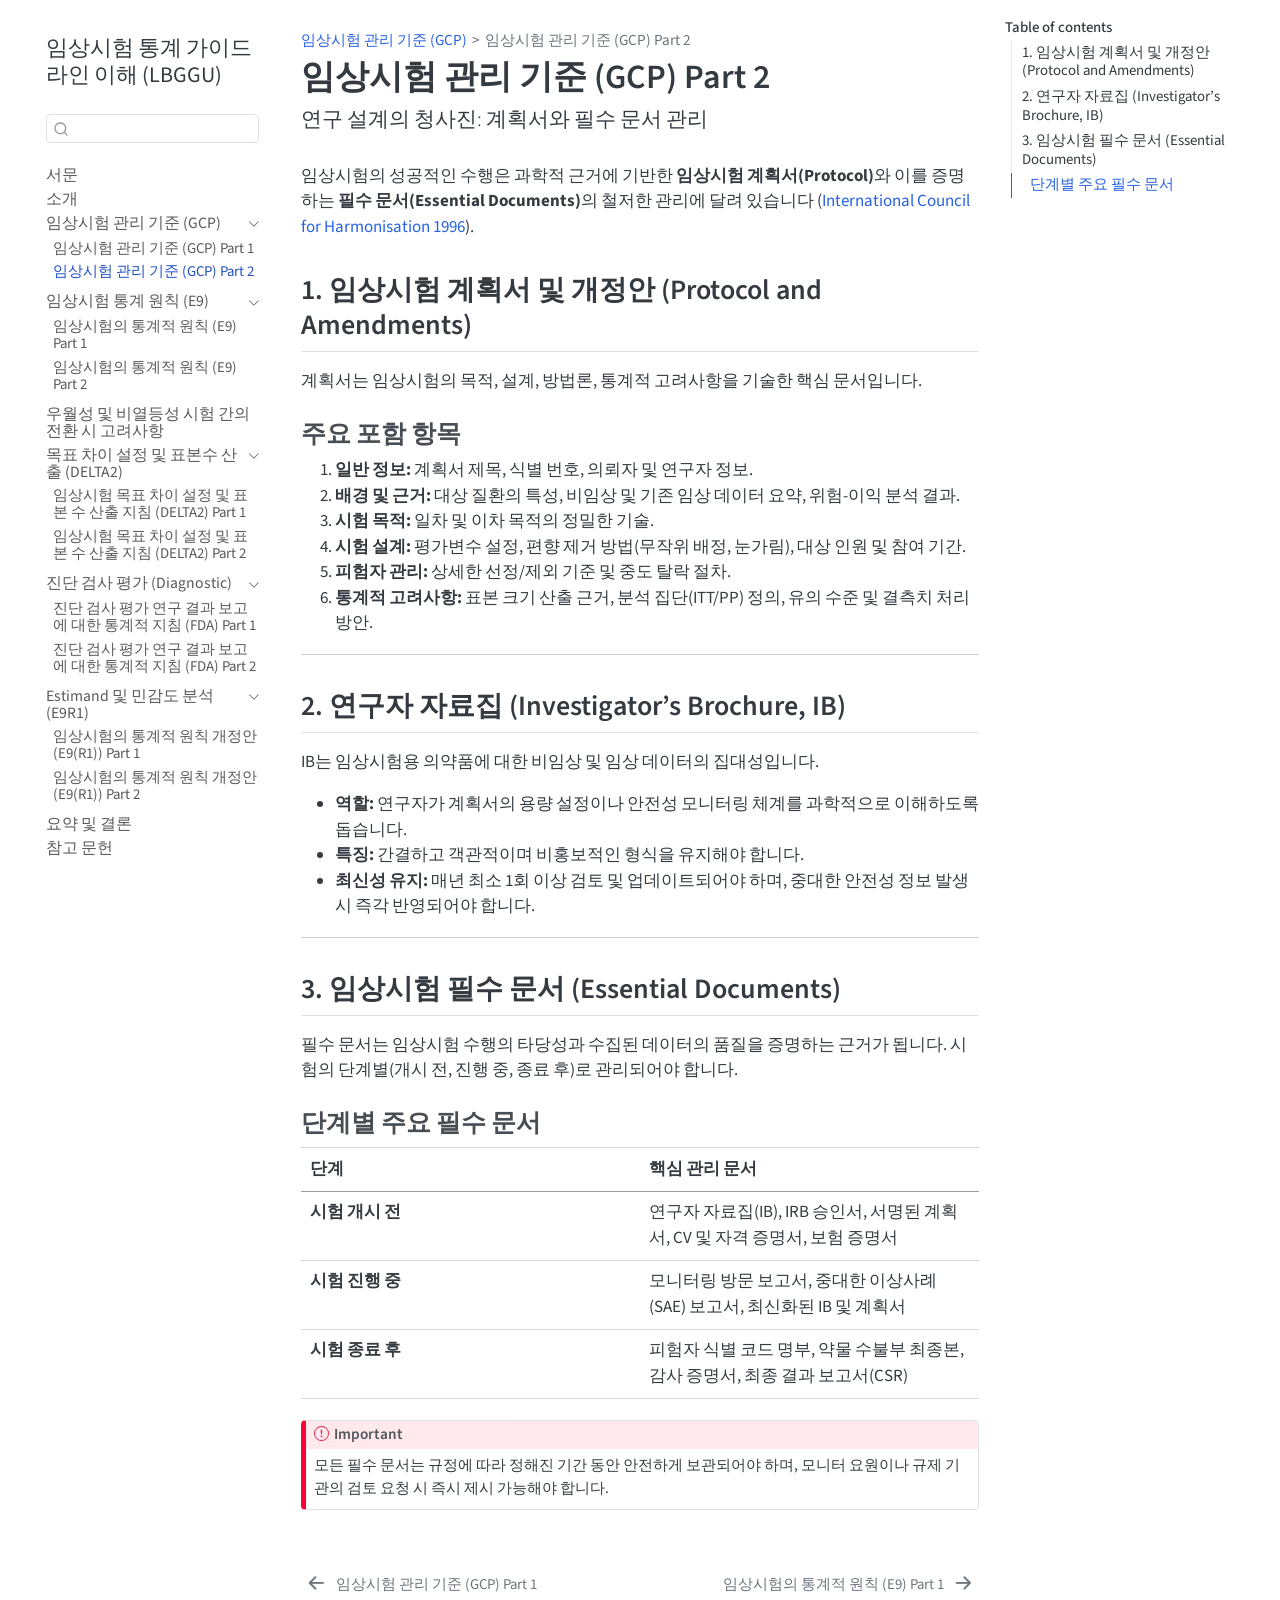
<file: gcp_part2.html>
<!DOCTYPE html>
<html xmlns="http://www.w3.org/1999/xhtml" lang="en" xml:lang="en"><head>

<meta charset="utf-8">
<meta name="generator" content="quarto-1.9.36">

<meta name="viewport" content="width=device-width, initial-scale=1.0, user-scalable=yes">


<title>임상시험 관리 기준 (GCP) Part 2 – 임상시험 통계 가이드라인 이해 (LBGGU)</title>
<style>
/* Default styles provided by pandoc.
** See https://pandoc.org/MANUAL.html#variables-for-html for config info.
*/
code{white-space: pre-wrap;}
span.smallcaps{font-variant: small-caps;}
div.columns{display: flex; gap: min(4vw, 1.5em);}
div.column{flex: auto; overflow-x: auto;}
div.hanging-indent{margin-left: 1.5em; text-indent: -1.5em;}
ul.task-list{list-style: none;}
ul.task-list li input[type="checkbox"] {
  width: 0.8em;
  margin: 0 0.8em 0.2em -1em; /* quarto-specific, see https://github.com/quarto-dev/quarto-cli/issues/4556 */ 
  vertical-align: middle;
}
/* CSS for citations */
div.csl-bib-body { }
div.csl-entry {
  clear: both;
}
.hanging-indent div.csl-entry {
  margin-left:2em;
  text-indent:-2em;
}
div.csl-left-margin {
  min-width:2em;
  float:left;
}
div.csl-right-inline {
  margin-left:2em;
  padding-left:1em;
}
div.csl-indent {
  margin-left: 2em;
}</style>


<script src="site_libs/quarto-nav/quarto-nav.js"></script>
<script src="site_libs/quarto-nav/headroom.min.js"></script>
<script src="site_libs/clipboard/clipboard.min.js"></script>
<script src="site_libs/quarto-search/autocomplete.umd.js"></script>
<script src="site_libs/quarto-search/fuse.min.js"></script>
<script src="site_libs/quarto-search/quarto-search.js"></script>
<meta name="quarto:offset" content="./">
<link href="./e9_part1.html" rel="next">
<link href="./gcp_part1.html" rel="prev">
<script src="site_libs/quarto-html/quarto.js" type="module"></script>
<script src="site_libs/quarto-html/tabsets/tabsets.js" type="module"></script>
<script src="site_libs/quarto-html/popper.min.js"></script>
<script src="site_libs/quarto-html/tippy.umd.min.js"></script>
<script src="site_libs/quarto-html/anchor.min.js"></script>
<link href="site_libs/quarto-html/tippy.css" rel="stylesheet">
<link href="site_libs/quarto-html/quarto-syntax-highlighting-845c23b38eaddc0f92fda52bfe77a8c8.css" rel="stylesheet" id="quarto-text-highlighting-styles">
<script src="site_libs/bootstrap/bootstrap.min.js"></script>
<link href="site_libs/bootstrap/bootstrap-icons.css" rel="stylesheet">
<link href="site_libs/bootstrap/bootstrap-44ee0976171e9be92e6ebe9be850cd66.min.css" rel="stylesheet" append-hash="true" id="quarto-bootstrap" data-mode="light">
<script id="quarto-search-options" type="application/json">{
  "location": "sidebar",
  "copy-button": false,
  "collapse-after": 3,
  "panel-placement": "start",
  "type": "textbox",
  "limit": 50,
  "keyboard-shortcut": [
    "f",
    "/",
    "s"
  ],
  "show-item-context": false,
  "language": {
    "search-no-results-text": "No results",
    "search-matching-documents-text": "matching documents",
    "search-copy-link-title": "Copy link to search",
    "search-hide-matches-text": "Hide additional matches",
    "search-more-match-text": "more match in this document",
    "search-more-matches-text": "more matches in this document",
    "search-clear-button-title": "Clear",
    "search-text-placeholder": "",
    "search-detached-cancel-button-title": "Cancel",
    "search-submit-button-title": "Submit",
    "search-label": "Search"
  }
}</script>


</head>

<body class="nav-sidebar floating quarto-light">

<div id="quarto-search-results"></div>
  <header id="quarto-header" class="headroom fixed-top">
  <nav class="quarto-secondary-nav">
    <div class="container-fluid d-flex">
      <button type="button" class="quarto-btn-toggle btn" data-bs-toggle="collapse" role="button" data-bs-target=".quarto-sidebar-collapse-item" aria-controls="quarto-sidebar" aria-expanded="false" aria-label="Toggle sidebar navigation" onclick="if (window.quartoToggleHeadroom) { window.quartoToggleHeadroom(); }">
        <i class="bi bi-layout-text-sidebar-reverse"></i>
      </button>
        <nav class="quarto-page-breadcrumbs" aria-label="breadcrumb"><ol class="breadcrumb"><li class="breadcrumb-item"><a href="./gcp_part1.html">임상시험 관리 기준 (GCP)</a></li><li class="breadcrumb-item"><a href="./gcp_part2.html"><span class="chapter-title">임상시험 관리 기준 (GCP) Part 2</span></a></li></ol></nav>
        <a class="flex-grow-1" role="navigation" data-bs-toggle="collapse" data-bs-target=".quarto-sidebar-collapse-item" aria-controls="quarto-sidebar" aria-expanded="false" aria-label="Toggle sidebar navigation" onclick="if (window.quartoToggleHeadroom) { window.quartoToggleHeadroom(); }">      
        </a>
      <button type="button" class="btn quarto-search-button" aria-label="Search" onclick="window.quartoOpenSearch();">
        <i class="bi bi-search"></i>
      </button>
    </div>
  </nav>
</header>
<!-- content -->
<div id="quarto-content" class="quarto-container page-columns page-rows-contents page-layout-article">
<!-- sidebar -->
  <nav id="quarto-sidebar" class="sidebar collapse collapse-horizontal quarto-sidebar-collapse-item sidebar-navigation floating overflow-auto">
    <div class="pt-lg-2 mt-2 text-left sidebar-header">
    <div class="sidebar-title mb-0 py-0">
      <a href="./">임상시험 통계 가이드라인 이해 (LBGGU)</a> 
    </div>
      </div>
        <div class="mt-2 flex-shrink-0 align-items-center">
        <div class="sidebar-search">
        <div id="quarto-search" class="" title="Search"></div>
        </div>
        </div>
    <div class="sidebar-menu-container"> 
    <ul class="list-unstyled mt-1">
        <li class="sidebar-item">
  <div class="sidebar-item-container"> 
  <a href="./index.html" class="sidebar-item-text sidebar-link"><span class="chapter-title">서문</span></a>
  </div>
</li>
        <li class="sidebar-item">
  <div class="sidebar-item-container"> 
  <a href="./intro.html" class="sidebar-item-text sidebar-link"><span class="chapter-title">소개</span></a>
  </div>
</li>
        <li class="sidebar-item sidebar-item-section">
      <div class="sidebar-item-container"> 
            <a class="sidebar-item-text sidebar-link text-start" data-bs-toggle="collapse" data-bs-target="#quarto-sidebar-section-1" role="navigation" aria-expanded="true">
 <span class="menu-text">임상시험 관리 기준 (GCP)</span></a>
          <a class="sidebar-item-toggle text-start" data-bs-toggle="collapse" data-bs-target="#quarto-sidebar-section-1" role="navigation" aria-expanded="true" aria-label="Toggle section">
            <i class="bi bi-chevron-right ms-2"></i>
          </a> 
      </div>
      <ul id="quarto-sidebar-section-1" class="collapse list-unstyled sidebar-section depth1 show">  
          <li class="sidebar-item">
  <div class="sidebar-item-container"> 
  <a href="./gcp_part1.html" class="sidebar-item-text sidebar-link"><span class="chapter-title">임상시험 관리 기준 (GCP) Part 1</span></a>
  </div>
</li>
          <li class="sidebar-item">
  <div class="sidebar-item-container"> 
  <a href="./gcp_part2.html" class="sidebar-item-text sidebar-link active"><span class="chapter-title">임상시험 관리 기준 (GCP) Part 2</span></a>
  </div>
</li>
      </ul>
  </li>
        <li class="sidebar-item sidebar-item-section">
      <div class="sidebar-item-container"> 
            <a class="sidebar-item-text sidebar-link text-start" data-bs-toggle="collapse" data-bs-target="#quarto-sidebar-section-2" role="navigation" aria-expanded="true">
 <span class="menu-text">임상시험 통계 원칙 (E9)</span></a>
          <a class="sidebar-item-toggle text-start" data-bs-toggle="collapse" data-bs-target="#quarto-sidebar-section-2" role="navigation" aria-expanded="true" aria-label="Toggle section">
            <i class="bi bi-chevron-right ms-2"></i>
          </a> 
      </div>
      <ul id="quarto-sidebar-section-2" class="collapse list-unstyled sidebar-section depth1 show">  
          <li class="sidebar-item">
  <div class="sidebar-item-container"> 
  <a href="./e9_part1.html" class="sidebar-item-text sidebar-link"><span class="chapter-title">임상시험의 통계적 원칙 (E9) Part 1</span></a>
  </div>
</li>
          <li class="sidebar-item">
  <div class="sidebar-item-container"> 
  <a href="./e9_part2.html" class="sidebar-item-text sidebar-link"><span class="chapter-title">임상시험의 통계적 원칙 (E9) Part 2</span></a>
  </div>
</li>
      </ul>
  </li>
        <li class="sidebar-item">
  <div class="sidebar-item-container"> 
  <a href="./switching.html" class="sidebar-item-text sidebar-link"><span class="chapter-title">우월성 및 비열등성 시험 간의 전환 시 고려사항</span></a>
  </div>
</li>
        <li class="sidebar-item sidebar-item-section">
      <div class="sidebar-item-container"> 
            <a class="sidebar-item-text sidebar-link text-start" data-bs-toggle="collapse" data-bs-target="#quarto-sidebar-section-3" role="navigation" aria-expanded="true">
 <span class="menu-text">목표 차이 설정 및 표본수 산출 (DELTA2)</span></a>
          <a class="sidebar-item-toggle text-start" data-bs-toggle="collapse" data-bs-target="#quarto-sidebar-section-3" role="navigation" aria-expanded="true" aria-label="Toggle section">
            <i class="bi bi-chevron-right ms-2"></i>
          </a> 
      </div>
      <ul id="quarto-sidebar-section-3" class="collapse list-unstyled sidebar-section depth1 show">  
          <li class="sidebar-item">
  <div class="sidebar-item-container"> 
  <a href="./delta_part1.html" class="sidebar-item-text sidebar-link"><span class="chapter-title">임상시험 목표 차이 설정 및 표본 수 산출 지침 (DELTA2) Part 1</span></a>
  </div>
</li>
          <li class="sidebar-item">
  <div class="sidebar-item-container"> 
  <a href="./delta_part2.html" class="sidebar-item-text sidebar-link"><span class="chapter-title">임상시험 목표 차이 설정 및 표본 수 산출 지침 (DELTA2) Part 2</span></a>
  </div>
</li>
      </ul>
  </li>
        <li class="sidebar-item sidebar-item-section">
      <div class="sidebar-item-container"> 
            <a class="sidebar-item-text sidebar-link text-start" data-bs-toggle="collapse" data-bs-target="#quarto-sidebar-section-4" role="navigation" aria-expanded="true">
 <span class="menu-text">진단 검사 평가 (Diagnostic)</span></a>
          <a class="sidebar-item-toggle text-start" data-bs-toggle="collapse" data-bs-target="#quarto-sidebar-section-4" role="navigation" aria-expanded="true" aria-label="Toggle section">
            <i class="bi bi-chevron-right ms-2"></i>
          </a> 
      </div>
      <ul id="quarto-sidebar-section-4" class="collapse list-unstyled sidebar-section depth1 show">  
          <li class="sidebar-item">
  <div class="sidebar-item-container"> 
  <a href="./diagnostic_part1.html" class="sidebar-item-text sidebar-link"><span class="chapter-title">진단 검사 평가 연구 결과 보고에 대한 통계적 지침 (FDA) Part 1</span></a>
  </div>
</li>
          <li class="sidebar-item">
  <div class="sidebar-item-container"> 
  <a href="./diagnostic_part2.html" class="sidebar-item-text sidebar-link"><span class="chapter-title">진단 검사 평가 연구 결과 보고에 대한 통계적 지침 (FDA) Part 2</span></a>
  </div>
</li>
      </ul>
  </li>
        <li class="sidebar-item sidebar-item-section">
      <div class="sidebar-item-container"> 
            <a class="sidebar-item-text sidebar-link text-start" data-bs-toggle="collapse" data-bs-target="#quarto-sidebar-section-5" role="navigation" aria-expanded="true">
 <span class="menu-text">Estimand 및 민감도 분석 (E9R1)</span></a>
          <a class="sidebar-item-toggle text-start" data-bs-toggle="collapse" data-bs-target="#quarto-sidebar-section-5" role="navigation" aria-expanded="true" aria-label="Toggle section">
            <i class="bi bi-chevron-right ms-2"></i>
          </a> 
      </div>
      <ul id="quarto-sidebar-section-5" class="collapse list-unstyled sidebar-section depth1 show">  
          <li class="sidebar-item">
  <div class="sidebar-item-container"> 
  <a href="./e9r1_part1.html" class="sidebar-item-text sidebar-link"><span class="chapter-title">임상시험의 통계적 원칙 개정안 (E9(R1)) Part 1</span></a>
  </div>
</li>
          <li class="sidebar-item">
  <div class="sidebar-item-container"> 
  <a href="./e9r1_part2.html" class="sidebar-item-text sidebar-link"><span class="chapter-title">임상시험의 통계적 원칙 개정안 (E9(R1)) Part 2</span></a>
  </div>
</li>
      </ul>
  </li>
        <li class="sidebar-item">
  <div class="sidebar-item-container"> 
  <a href="./summary.html" class="sidebar-item-text sidebar-link"><span class="chapter-title">요약 및 결론</span></a>
  </div>
</li>
        <li class="sidebar-item">
  <div class="sidebar-item-container"> 
  <a href="./references.html" class="sidebar-item-text sidebar-link"><span class="chapter-title">참고 문헌</span></a>
  </div>
</li>
    </ul>
    </div>
</nav>
<div id="quarto-sidebar-glass" class="quarto-sidebar-collapse-item" data-bs-toggle="collapse" data-bs-target=".quarto-sidebar-collapse-item"></div>
<!-- margin-sidebar -->
    <div id="quarto-margin-sidebar" class="sidebar margin-sidebar">
        <nav id="TOC" role="doc-toc" class="toc-active">
    <h2 id="toc-title">Table of contents</h2>
   
  <ul>
  <li><a href="#임상시험-계획서-및-개정안-protocol-and-amendments" id="toc-임상시험-계획서-및-개정안-protocol-and-amendments" class="nav-link active" data-scroll-target="#임상시험-계획서-및-개정안-protocol-and-amendments">1. 임상시험 계획서 및 개정안 (Protocol and Amendments)</a>
  <ul class="collapse">
  <li><a href="#주요-포함-항목" id="toc-주요-포함-항목" class="nav-link" data-scroll-target="#주요-포함-항목">주요 포함 항목</a></li>
  </ul></li>
  <li><a href="#연구자-자료집-investigators-brochure-ib" id="toc-연구자-자료집-investigators-brochure-ib" class="nav-link" data-scroll-target="#연구자-자료집-investigators-brochure-ib">2. 연구자 자료집 (Investigator’s Brochure, IB)</a></li>
  <li><a href="#임상시험-필수-문서-essential-documents" id="toc-임상시험-필수-문서-essential-documents" class="nav-link" data-scroll-target="#임상시험-필수-문서-essential-documents">3. 임상시험 필수 문서 (Essential Documents)</a>
  <ul class="collapse">
  <li><a href="#단계별-주요-필수-문서" id="toc-단계별-주요-필수-문서" class="nav-link" data-scroll-target="#단계별-주요-필수-문서">단계별 주요 필수 문서</a></li>
  </ul></li>
  </ul>
</nav>
    </div>
<!-- main -->
<main class="content" id="quarto-document-content">

<header id="title-block-header" class="quarto-title-block default"><nav class="quarto-page-breadcrumbs quarto-title-breadcrumbs d-none d-lg-block" aria-label="breadcrumb"><ol class="breadcrumb"><li class="breadcrumb-item"><a href="./gcp_part1.html">임상시험 관리 기준 (GCP)</a></li><li class="breadcrumb-item"><a href="./gcp_part2.html"><span class="chapter-title">임상시험 관리 기준 (GCP) Part 2</span></a></li></ol></nav>
<div class="quarto-title">
<h1 class="title"><span class="chapter-title">임상시험 관리 기준 (GCP) Part 2</span></h1>
<p class="subtitle lead">연구 설계의 청사진: 계획서와 필수 문서 관리</p>
</div>



<div class="quarto-title-meta">

    
  
    
  </div>
  


</header>


<p>임상시험의 성공적인 수행은 과학적 근거에 기반한 <strong>임상시험 계획서(Protocol)</strong>와 이를 증명하는 <strong>필수 문서(Essential Documents)</strong>의 철저한 관리에 달려 있습니다 <span class="citation" data-cites="ich1996e6">(<a href="references.html#ref-ich1996e6" role="doc-biblioref">International Council for Harmonisation 1996</a>)</span>.</p>
<section id="임상시험-계획서-및-개정안-protocol-and-amendments" class="level2">
<h2 class="anchored" data-anchor-id="임상시험-계획서-및-개정안-protocol-and-amendments">1. 임상시험 계획서 및 개정안 (Protocol and Amendments)</h2>
<p>계획서는 임상시험의 목적, 설계, 방법론, 통계적 고려사항을 기술한 핵심 문서입니다.</p>
<section id="주요-포함-항목" class="level3">
<h3 class="anchored" data-anchor-id="주요-포함-항목">주요 포함 항목</h3>
<ol type="1">
<li><strong>일반 정보:</strong> 계획서 제목, 식별 번호, 의뢰자 및 연구자 정보.</li>
<li><strong>배경 및 근거:</strong> 대상 질환의 특성, 비임상 및 기존 임상 데이터 요약, 위험-이익 분석 결과.</li>
<li><strong>시험 목적:</strong> 일차 및 이차 목적의 정밀한 기술.</li>
<li><strong>시험 설계:</strong> 평가변수 설정, 편향 제거 방법(무작위 배정, 눈가림), 대상 인원 및 참여 기간.</li>
<li><strong>피험자 관리:</strong> 상세한 선정/제외 기준 및 중도 탈락 절차.</li>
<li><strong>통계적 고려사항:</strong> 표본 크기 산출 근거, 분석 집단(ITT/PP) 정의, 유의 수준 및 결측치 처리 방안.</li>
</ol>
<hr>
</section>
</section>
<section id="연구자-자료집-investigators-brochure-ib" class="level2">
<h2 class="anchored" data-anchor-id="연구자-자료집-investigators-brochure-ib">2. 연구자 자료집 (Investigator’s Brochure, IB)</h2>
<p>IB는 임상시험용 의약품에 대한 비임상 및 임상 데이터의 집대성입니다.</p>
<ul>
<li><strong>역할:</strong> 연구자가 계획서의 용량 설정이나 안전성 모니터링 체계를 과학적으로 이해하도록 돕습니다.</li>
<li><strong>특징:</strong> 간결하고 객관적이며 비홍보적인 형식을 유지해야 합니다.</li>
<li><strong>최신성 유지:</strong> 매년 최소 1회 이상 검토 및 업데이트되어야 하며, 중대한 안전성 정보 발생 시 즉각 반영되어야 합니다.</li>
</ul>
<hr>
</section>
<section id="임상시험-필수-문서-essential-documents" class="level2">
<h2 class="anchored" data-anchor-id="임상시험-필수-문서-essential-documents">3. 임상시험 필수 문서 (Essential Documents)</h2>
<p>필수 문서는 임상시험 수행의 타당성과 수집된 데이터의 품질을 증명하는 근거가 됩니다. 시험의 단계별(개시 전, 진행 중, 종료 후)로 관리되어야 합니다.</p>
<section id="단계별-주요-필수-문서" class="level3">
<h3 class="anchored" data-anchor-id="단계별-주요-필수-문서">단계별 주요 필수 문서</h3>
<table class="caption-top table">
<colgroup>
<col style="width: 50%">
<col style="width: 50%">
</colgroup>
<thead>
<tr class="header">
<th style="text-align: left;">단계</th>
<th style="text-align: left;">핵심 관리 문서</th>
</tr>
</thead>
<tbody>
<tr class="odd">
<td style="text-align: left;"><strong>시험 개시 전</strong></td>
<td style="text-align: left;">연구자 자료집(IB), IRB 승인서, 서명된 계획서, CV 및 자격 증명서, 보험 증명서</td>
</tr>
<tr class="even">
<td style="text-align: left;"><strong>시험 진행 중</strong></td>
<td style="text-align: left;">모니터링 방문 보고서, 중대한 이상사례(SAE) 보고서, 최신화된 IB 및 계획서</td>
</tr>
<tr class="odd">
<td style="text-align: left;"><strong>시험 종료 후</strong></td>
<td style="text-align: left;">피험자 식별 코드 명부, 약물 수불부 최종본, 감사 증명서, 최종 결과 보고서(CSR)</td>
</tr>
</tbody>
</table>
<div class="callout callout-style-default callout-important callout-titled">
<div class="callout-header d-flex align-content-center">
<div class="callout-icon-container">
<i class="callout-icon"></i>
</div>
<div class="callout-title-container flex-fill">
Important
</div>
</div>
<div class="callout-body-container callout-body">
<p>모든 필수 문서는 규정에 따라 정해진 기간 동안 안전하게 보관되어야 하며, 모니터 요원이나 규제 기관의 검토 요청 시 즉시 제시 가능해야 합니다.</p>
</div>
</div>


<div id="refs" class="references csl-bib-body hanging-indent" role="list" style="display: none">
<div id="ref-ich1996e6" class="csl-entry" role="listitem">
International Council for Harmonisation. 1996. <em>Guideline for Good Clinical Practice E6(R2)</em>. ICH.
</div>
</div>
</section>
</section>

</main> <!-- /main -->
<script id="quarto-html-after-body" type="application/javascript">
  window.document.addEventListener("DOMContentLoaded", function (event) {
    const icon = "";
    const anchorJS = new window.AnchorJS();
    anchorJS.options = {
      placement: 'right',
      icon: icon
    };
    anchorJS.add('.anchored');
    const isCodeAnnotation = (el) => {
      for (const clz of el.classList) {
        if (clz.startsWith('code-annotation-')) {                     
          return true;
        }
      }
      return false;
    }
    const onCopySuccess = function(e) {
      // button target
      const button = e.trigger;
      // don't keep focus
      button.blur();
      // flash "checked"
      button.classList.add('code-copy-button-checked');
      var currentTitle = button.getAttribute("title");
      button.setAttribute("title", "Copied!");
      let tooltip;
      if (window.bootstrap) {
        button.setAttribute("data-bs-toggle", "tooltip");
        button.setAttribute("data-bs-placement", "left");
        button.setAttribute("data-bs-title", "Copied!");
        tooltip = new bootstrap.Tooltip(button, 
          { trigger: "manual", 
            customClass: "code-copy-button-tooltip",
            offset: [0, -8]});
        tooltip.show();    
      }
      setTimeout(function() {
        if (tooltip) {
          tooltip.hide();
          button.removeAttribute("data-bs-title");
          button.removeAttribute("data-bs-toggle");
          button.removeAttribute("data-bs-placement");
        }
        button.setAttribute("title", currentTitle);
        button.classList.remove('code-copy-button-checked');
      }, 1000);
      // clear code selection
      e.clearSelection();
    }
    const getTextToCopy = function(trigger) {
      const outerScaffold = trigger.parentElement.cloneNode(true);
      const codeEl = outerScaffold.querySelector('code');
      for (const childEl of codeEl.children) {
        if (isCodeAnnotation(childEl)) {
          childEl.remove();
        }
      }
      return codeEl.innerText;
    }
    const clipboard = new window.ClipboardJS('.code-copy-button:not([data-in-quarto-modal])', {
      text: getTextToCopy
    });
    clipboard.on('success', onCopySuccess);
    if (window.document.getElementById('quarto-embedded-source-code-modal')) {
      const clipboardModal = new window.ClipboardJS('.code-copy-button[data-in-quarto-modal]', {
        text: getTextToCopy,
        container: window.document.getElementById('quarto-embedded-source-code-modal')
      });
      clipboardModal.on('success', onCopySuccess);
    }
      var localhostRegex = new RegExp(/^(?:http|https):\/\/localhost\:?[0-9]*\//);
      var mailtoRegex = new RegExp(/^mailto:/);
        var filterRegex = new RegExp('/' + window.location.host + '/');
      var isInternal = (href) => {
          return filterRegex.test(href) || localhostRegex.test(href) || mailtoRegex.test(href);
      }
      // Inspect non-navigation links and adorn them if external
     var links = window.document.querySelectorAll('a[href]:not(.nav-link):not(.navbar-brand):not(.toc-action):not(.sidebar-link):not(.sidebar-item-toggle):not(.pagination-link):not(.no-external):not([aria-hidden]):not(.dropdown-item):not(.quarto-navigation-tool):not(.about-link)');
      for (var i=0; i<links.length; i++) {
        const link = links[i];
        if (!isInternal(link.href)) {
          // undo the damage that might have been done by quarto-nav.js in the case of
          // links that we want to consider external
          if (link.dataset.originalHref !== undefined) {
            link.href = link.dataset.originalHref;
          }
        }
      }
    function tippyHover(el, contentFn, onTriggerFn, onUntriggerFn) {
      const config = {
        allowHTML: true,
        maxWidth: 500,
        delay: 100,
        arrow: false,
        appendTo: function(el) {
            return el.parentElement;
        },
        interactive: true,
        interactiveBorder: 10,
        theme: 'quarto',
        placement: 'bottom-start',
      };
      if (contentFn) {
        config.content = contentFn;
      }
      if (onTriggerFn) {
        config.onTrigger = onTriggerFn;
      }
      if (onUntriggerFn) {
        config.onUntrigger = onUntriggerFn;
      }
      window.tippy(el, config); 
    }
    const noterefs = window.document.querySelectorAll('a[role="doc-noteref"]');
    for (var i=0; i<noterefs.length; i++) {
      const ref = noterefs[i];
      tippyHover(ref, function() {
        // use id or data attribute instead here
        let href = ref.getAttribute('data-footnote-href') || ref.getAttribute('href');
        try { href = new URL(href).hash; } catch {}
        const id = href.replace(/^#\/?/, "");
        const note = window.document.getElementById(id);
        if (note) {
          return note.innerHTML;
        } else {
          return "";
        }
      });
    }
    const xrefs = window.document.querySelectorAll('a.quarto-xref');
    const processXRef = (id, note) => {
      // Strip column container classes
      const stripColumnClz = (el) => {
        el.classList.remove("page-full", "page-columns");
        if (el.children) {
          for (const child of el.children) {
            stripColumnClz(child);
          }
        }
      }
      stripColumnClz(note)
      if (id === null || id.startsWith('sec-')) {
        // Special case sections, only their first couple elements
        const container = document.createElement("div");
        if (note.children && note.children.length > 2) {
          container.appendChild(note.children[0].cloneNode(true));
          for (let i = 1; i < note.children.length; i++) {
            const child = note.children[i];
            if (child.tagName === "P" && child.innerText === "") {
              continue;
            } else {
              container.appendChild(child.cloneNode(true));
              break;
            }
          }
          if (window.Quarto?.typesetMath) {
            window.Quarto.typesetMath(container);
          }
          return container.innerHTML
        } else {
          if (window.Quarto?.typesetMath) {
            window.Quarto.typesetMath(note);
          }
          return note.innerHTML;
        }
      } else {
        // Remove any anchor links if they are present
        const anchorLink = note.querySelector('a.anchorjs-link');
        if (anchorLink) {
          anchorLink.remove();
        }
        if (window.Quarto?.typesetMath) {
          window.Quarto.typesetMath(note);
        }
        if (note.classList.contains("callout")) {
          return note.outerHTML;
        } else {
          return note.innerHTML;
        }
      }
    }
    for (var i=0; i<xrefs.length; i++) {
      const xref = xrefs[i];
      tippyHover(xref, undefined, function(instance) {
        instance.disable();
        let url = xref.getAttribute('href');
        let hash = undefined; 
        if (url.startsWith('#')) {
          hash = url;
        } else {
          try { hash = new URL(url).hash; } catch {}
        }
        if (hash) {
          const id = hash.replace(/^#\/?/, "");
          const note = window.document.getElementById(id);
          if (note !== null) {
            try {
              const html = processXRef(id, note.cloneNode(true));
              instance.setContent(html);
            } finally {
              instance.enable();
              instance.show();
            }
          } else {
            // See if we can fetch this
            fetch(url.split('#')[0])
            .then(res => res.text())
            .then(html => {
              const parser = new DOMParser();
              const htmlDoc = parser.parseFromString(html, "text/html");
              const note = htmlDoc.getElementById(id);
              if (note !== null) {
                const html = processXRef(id, note);
                instance.setContent(html);
              } 
            }).finally(() => {
              instance.enable();
              instance.show();
            });
          }
        } else {
          // See if we can fetch a full url (with no hash to target)
          // This is a special case and we should probably do some content thinning / targeting
          fetch(url)
          .then(res => res.text())
          .then(html => {
            const parser = new DOMParser();
            const htmlDoc = parser.parseFromString(html, "text/html");
            const note = htmlDoc.querySelector('main.content');
            if (note !== null) {
              // This should only happen for chapter cross references
              // (since there is no id in the URL)
              // remove the first header
              if (note.children.length > 0 && note.children[0].tagName === "HEADER") {
                note.children[0].remove();
              }
              const html = processXRef(null, note);
              instance.setContent(html);
            } 
          }).finally(() => {
            instance.enable();
            instance.show();
          });
        }
      }, function(instance) {
      });
    }
        let selectedAnnoteEl;
        const selectorForAnnotation = ( cell, annotation) => {
          let cellAttr = 'data-code-cell="' + cell + '"';
          let lineAttr = 'data-code-annotation="' +  annotation + '"';
          const selector = 'span[' + cellAttr + '][' + lineAttr + ']';
          return selector;
        }
        const selectCodeLines = (annoteEl) => {
          const doc = window.document;
          const targetCell = annoteEl.getAttribute("data-target-cell");
          const targetAnnotation = annoteEl.getAttribute("data-target-annotation");
          const annoteSpan = window.document.querySelector(selectorForAnnotation(targetCell, targetAnnotation));
          const lines = annoteSpan.getAttribute("data-code-lines").split(",");
          const lineIds = lines.map((line) => {
            return targetCell + "-" + line;
          })
          let top = null;
          let height = null;
          let parent = null;
          if (lineIds.length > 0) {
              //compute the position of the single el (top and bottom and make a div)
              const el = window.document.getElementById(lineIds[0]);
              top = el.offsetTop;
              height = el.offsetHeight;
              parent = el.parentElement.parentElement;
            if (lineIds.length > 1) {
              const lastEl = window.document.getElementById(lineIds[lineIds.length - 1]);
              const bottom = lastEl.offsetTop + lastEl.offsetHeight;
              height = bottom - top;
            }
            if (top !== null && height !== null && parent !== null) {
              // cook up a div (if necessary) and position it 
              let div = window.document.getElementById("code-annotation-line-highlight");
              if (div === null) {
                div = window.document.createElement("div");
                div.setAttribute("id", "code-annotation-line-highlight");
                div.style.position = 'absolute';
                parent.appendChild(div);
              }
              div.style.top = top - 2 + "px";
              div.style.height = height + 4 + "px";
              div.style.left = 0;
              let gutterDiv = window.document.getElementById("code-annotation-line-highlight-gutter");
              if (gutterDiv === null) {
                gutterDiv = window.document.createElement("div");
                gutterDiv.setAttribute("id", "code-annotation-line-highlight-gutter");
                gutterDiv.style.position = 'absolute';
                const codeCell = window.document.getElementById(targetCell);
                const gutter = codeCell.querySelector('.code-annotation-gutter');
                gutter.appendChild(gutterDiv);
              }
              gutterDiv.style.top = top - 2 + "px";
              gutterDiv.style.height = height + 4 + "px";
            }
            selectedAnnoteEl = annoteEl;
          }
        };
        const unselectCodeLines = () => {
          const elementsIds = ["code-annotation-line-highlight", "code-annotation-line-highlight-gutter"];
          elementsIds.forEach((elId) => {
            const div = window.document.getElementById(elId);
            if (div) {
              div.remove();
            }
          });
          selectedAnnoteEl = undefined;
        };
          // Handle positioning of the toggle
      window.addEventListener(
        "resize",
        throttle(() => {
          elRect = undefined;
          if (selectedAnnoteEl) {
            selectCodeLines(selectedAnnoteEl);
          }
        }, 10)
      );
      function throttle(fn, ms) {
      let throttle = false;
      let timer;
        return (...args) => {
          if(!throttle) { // first call gets through
              fn.apply(this, args);
              throttle = true;
          } else { // all the others get throttled
              if(timer) clearTimeout(timer); // cancel #2
              timer = setTimeout(() => {
                fn.apply(this, args);
                timer = throttle = false;
              }, ms);
          }
        };
      }
        // Attach click handler to the DT
        const annoteDls = window.document.querySelectorAll('dt[data-target-cell]');
        for (const annoteDlNode of annoteDls) {
          annoteDlNode.addEventListener('click', (event) => {
            const clickedEl = event.target;
            if (clickedEl !== selectedAnnoteEl) {
              unselectCodeLines();
              const activeEl = window.document.querySelector('dt[data-target-cell].code-annotation-active');
              if (activeEl) {
                activeEl.classList.remove('code-annotation-active');
              }
              selectCodeLines(clickedEl);
              clickedEl.classList.add('code-annotation-active');
            } else {
              // Unselect the line
              unselectCodeLines();
              clickedEl.classList.remove('code-annotation-active');
            }
          });
        }
    const findCites = (el) => {
      const parentEl = el.parentElement;
      if (parentEl) {
        const cites = parentEl.dataset.cites;
        if (cites) {
          return {
            el,
            cites: cites.split(' ')
          };
        } else {
          return findCites(el.parentElement)
        }
      } else {
        return undefined;
      }
    };
    var bibliorefs = window.document.querySelectorAll('a[role="doc-biblioref"]');
    for (var i=0; i<bibliorefs.length; i++) {
      const ref = bibliorefs[i];
      const citeInfo = findCites(ref);
      if (citeInfo) {
        tippyHover(citeInfo.el, function() {
          var popup = window.document.createElement('div');
          citeInfo.cites.forEach(function(cite) {
            var citeDiv = window.document.createElement('div');
            citeDiv.classList.add('hanging-indent');
            citeDiv.classList.add('csl-entry');
            var biblioDiv = window.document.getElementById('ref-' + cite);
            if (biblioDiv) {
              citeDiv.innerHTML = biblioDiv.innerHTML;
            }
            popup.appendChild(citeDiv);
          });
          return popup.innerHTML;
        });
      }
    }
  });
  </script>
<nav class="page-navigation">
  <div class="nav-page nav-page-previous">
      <a href="./gcp_part1.html" class="pagination-link" aria-label="임상시험 관리 기준 (GCP) Part 1">
        <i class="bi bi-arrow-left-short"></i> <span class="nav-page-text"><span class="chapter-title">임상시험 관리 기준 (GCP) Part 1</span></span>
      </a>          
  </div>
  <div class="nav-page nav-page-next">
      <a href="./e9_part1.html" class="pagination-link" aria-label="임상시험의 통계적 원칙 (E9) Part 1">
        <span class="nav-page-text"><span class="chapter-title">임상시험의 통계적 원칙 (E9) Part 1</span></span> <i class="bi bi-arrow-right-short"></i>
      </a>
  </div>
</nav>
</div> <!-- /content -->




</body></html>
</file>
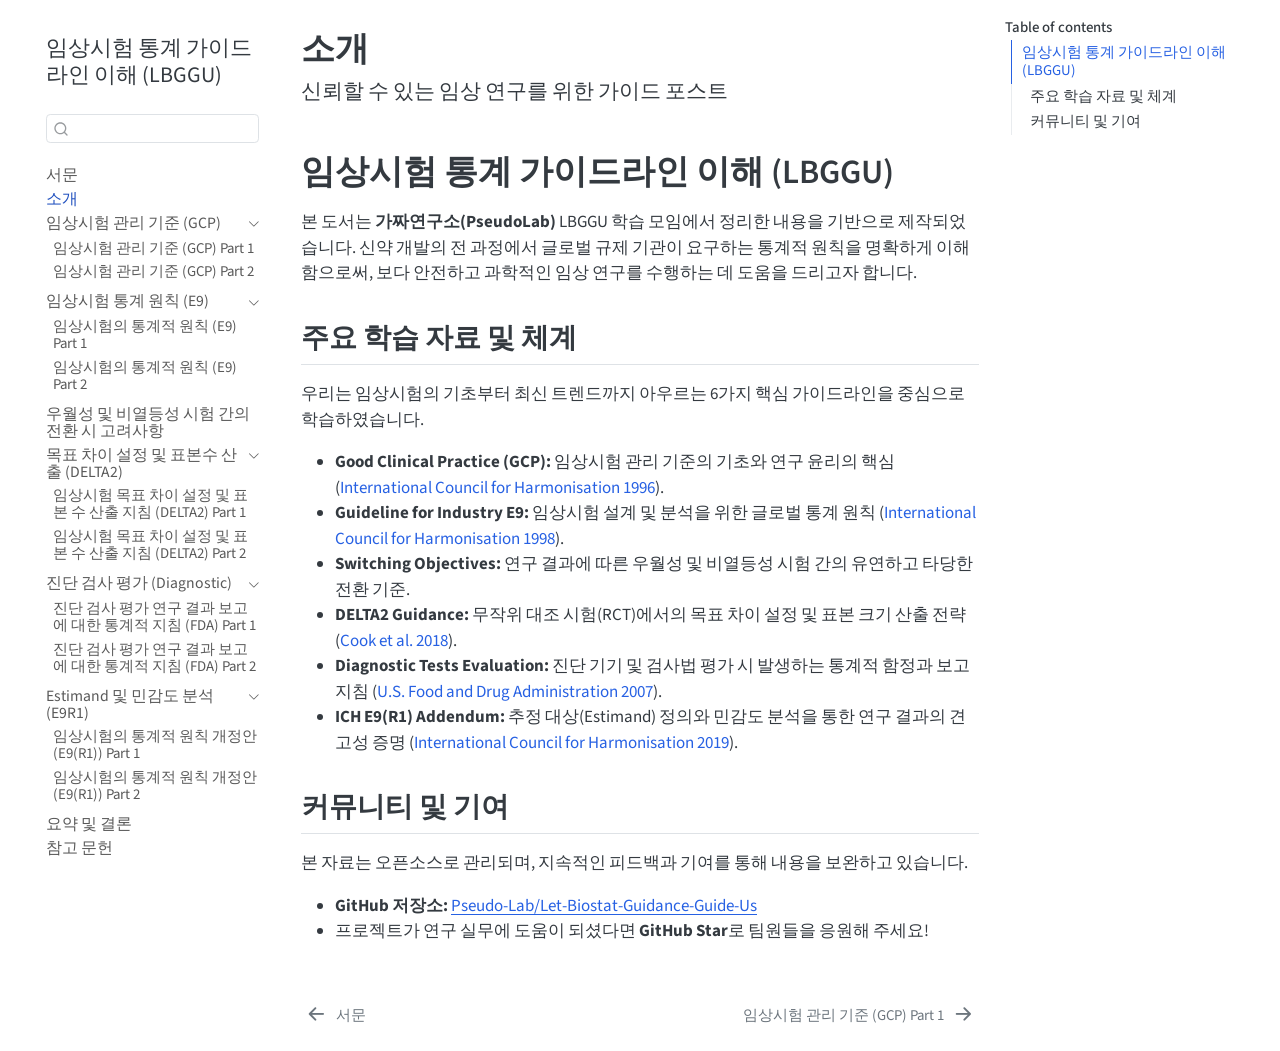
<file: intro.html>
<!DOCTYPE html>
<html xmlns="http://www.w3.org/1999/xhtml" lang="en" xml:lang="en"><head>

<meta charset="utf-8">
<meta name="generator" content="quarto-1.9.36">

<meta name="viewport" content="width=device-width, initial-scale=1.0, user-scalable=yes">


<title>소개 – 임상시험 통계 가이드라인 이해 (LBGGU)</title>
<style>
/* Default styles provided by pandoc.
** See https://pandoc.org/MANUAL.html#variables-for-html for config info.
*/
code{white-space: pre-wrap;}
span.smallcaps{font-variant: small-caps;}
div.columns{display: flex; gap: min(4vw, 1.5em);}
div.column{flex: auto; overflow-x: auto;}
div.hanging-indent{margin-left: 1.5em; text-indent: -1.5em;}
ul.task-list{list-style: none;}
ul.task-list li input[type="checkbox"] {
  width: 0.8em;
  margin: 0 0.8em 0.2em -1em; /* quarto-specific, see https://github.com/quarto-dev/quarto-cli/issues/4556 */ 
  vertical-align: middle;
}
/* CSS for citations */
div.csl-bib-body { }
div.csl-entry {
  clear: both;
}
.hanging-indent div.csl-entry {
  margin-left:2em;
  text-indent:-2em;
}
div.csl-left-margin {
  min-width:2em;
  float:left;
}
div.csl-right-inline {
  margin-left:2em;
  padding-left:1em;
}
div.csl-indent {
  margin-left: 2em;
}</style>


<script src="site_libs/quarto-nav/quarto-nav.js"></script>
<script src="site_libs/quarto-nav/headroom.min.js"></script>
<script src="site_libs/clipboard/clipboard.min.js"></script>
<script src="site_libs/quarto-search/autocomplete.umd.js"></script>
<script src="site_libs/quarto-search/fuse.min.js"></script>
<script src="site_libs/quarto-search/quarto-search.js"></script>
<meta name="quarto:offset" content="./">
<link href="./gcp_part1.html" rel="next">
<link href="./index.html" rel="prev">
<script src="site_libs/quarto-html/quarto.js" type="module"></script>
<script src="site_libs/quarto-html/tabsets/tabsets.js" type="module"></script>
<script src="site_libs/quarto-html/popper.min.js"></script>
<script src="site_libs/quarto-html/tippy.umd.min.js"></script>
<script src="site_libs/quarto-html/anchor.min.js"></script>
<link href="site_libs/quarto-html/tippy.css" rel="stylesheet">
<link href="site_libs/quarto-html/quarto-syntax-highlighting-845c23b38eaddc0f92fda52bfe77a8c8.css" rel="stylesheet" id="quarto-text-highlighting-styles">
<script src="site_libs/bootstrap/bootstrap.min.js"></script>
<link href="site_libs/bootstrap/bootstrap-icons.css" rel="stylesheet">
<link href="site_libs/bootstrap/bootstrap-44ee0976171e9be92e6ebe9be850cd66.min.css" rel="stylesheet" append-hash="true" id="quarto-bootstrap" data-mode="light">
<script id="quarto-search-options" type="application/json">{
  "location": "sidebar",
  "copy-button": false,
  "collapse-after": 3,
  "panel-placement": "start",
  "type": "textbox",
  "limit": 50,
  "keyboard-shortcut": [
    "f",
    "/",
    "s"
  ],
  "show-item-context": false,
  "language": {
    "search-no-results-text": "No results",
    "search-matching-documents-text": "matching documents",
    "search-copy-link-title": "Copy link to search",
    "search-hide-matches-text": "Hide additional matches",
    "search-more-match-text": "more match in this document",
    "search-more-matches-text": "more matches in this document",
    "search-clear-button-title": "Clear",
    "search-text-placeholder": "",
    "search-detached-cancel-button-title": "Cancel",
    "search-submit-button-title": "Submit",
    "search-label": "Search"
  }
}</script>


</head>

<body class="nav-sidebar floating quarto-light">

<div id="quarto-search-results"></div>
  <header id="quarto-header" class="headroom fixed-top">
  <nav class="quarto-secondary-nav">
    <div class="container-fluid d-flex">
      <button type="button" class="quarto-btn-toggle btn" data-bs-toggle="collapse" role="button" data-bs-target=".quarto-sidebar-collapse-item" aria-controls="quarto-sidebar" aria-expanded="false" aria-label="Toggle sidebar navigation" onclick="if (window.quartoToggleHeadroom) { window.quartoToggleHeadroom(); }">
        <i class="bi bi-layout-text-sidebar-reverse"></i>
      </button>
        <nav class="quarto-page-breadcrumbs" aria-label="breadcrumb"><ol class="breadcrumb"><li class="breadcrumb-item"><a href="./intro.html"><span class="chapter-title">소개</span></a></li></ol></nav>
        <a class="flex-grow-1" role="navigation" data-bs-toggle="collapse" data-bs-target=".quarto-sidebar-collapse-item" aria-controls="quarto-sidebar" aria-expanded="false" aria-label="Toggle sidebar navigation" onclick="if (window.quartoToggleHeadroom) { window.quartoToggleHeadroom(); }">      
        </a>
      <button type="button" class="btn quarto-search-button" aria-label="Search" onclick="window.quartoOpenSearch();">
        <i class="bi bi-search"></i>
      </button>
    </div>
  </nav>
</header>
<!-- content -->
<div id="quarto-content" class="quarto-container page-columns page-rows-contents page-layout-article">
<!-- sidebar -->
  <nav id="quarto-sidebar" class="sidebar collapse collapse-horizontal quarto-sidebar-collapse-item sidebar-navigation floating overflow-auto">
    <div class="pt-lg-2 mt-2 text-left sidebar-header">
    <div class="sidebar-title mb-0 py-0">
      <a href="./">임상시험 통계 가이드라인 이해 (LBGGU)</a> 
    </div>
      </div>
        <div class="mt-2 flex-shrink-0 align-items-center">
        <div class="sidebar-search">
        <div id="quarto-search" class="" title="Search"></div>
        </div>
        </div>
    <div class="sidebar-menu-container"> 
    <ul class="list-unstyled mt-1">
        <li class="sidebar-item">
  <div class="sidebar-item-container"> 
  <a href="./index.html" class="sidebar-item-text sidebar-link"><span class="chapter-title">서문</span></a>
  </div>
</li>
        <li class="sidebar-item">
  <div class="sidebar-item-container"> 
  <a href="./intro.html" class="sidebar-item-text sidebar-link active"><span class="chapter-title">소개</span></a>
  </div>
</li>
        <li class="sidebar-item sidebar-item-section">
      <div class="sidebar-item-container"> 
            <a class="sidebar-item-text sidebar-link text-start" data-bs-toggle="collapse" data-bs-target="#quarto-sidebar-section-1" role="navigation" aria-expanded="true">
 <span class="menu-text">임상시험 관리 기준 (GCP)</span></a>
          <a class="sidebar-item-toggle text-start" data-bs-toggle="collapse" data-bs-target="#quarto-sidebar-section-1" role="navigation" aria-expanded="true" aria-label="Toggle section">
            <i class="bi bi-chevron-right ms-2"></i>
          </a> 
      </div>
      <ul id="quarto-sidebar-section-1" class="collapse list-unstyled sidebar-section depth1 show">  
          <li class="sidebar-item">
  <div class="sidebar-item-container"> 
  <a href="./gcp_part1.html" class="sidebar-item-text sidebar-link"><span class="chapter-title">임상시험 관리 기준 (GCP) Part 1</span></a>
  </div>
</li>
          <li class="sidebar-item">
  <div class="sidebar-item-container"> 
  <a href="./gcp_part2.html" class="sidebar-item-text sidebar-link"><span class="chapter-title">임상시험 관리 기준 (GCP) Part 2</span></a>
  </div>
</li>
      </ul>
  </li>
        <li class="sidebar-item sidebar-item-section">
      <div class="sidebar-item-container"> 
            <a class="sidebar-item-text sidebar-link text-start" data-bs-toggle="collapse" data-bs-target="#quarto-sidebar-section-2" role="navigation" aria-expanded="true">
 <span class="menu-text">임상시험 통계 원칙 (E9)</span></a>
          <a class="sidebar-item-toggle text-start" data-bs-toggle="collapse" data-bs-target="#quarto-sidebar-section-2" role="navigation" aria-expanded="true" aria-label="Toggle section">
            <i class="bi bi-chevron-right ms-2"></i>
          </a> 
      </div>
      <ul id="quarto-sidebar-section-2" class="collapse list-unstyled sidebar-section depth1 show">  
          <li class="sidebar-item">
  <div class="sidebar-item-container"> 
  <a href="./e9_part1.html" class="sidebar-item-text sidebar-link"><span class="chapter-title">임상시험의 통계적 원칙 (E9) Part 1</span></a>
  </div>
</li>
          <li class="sidebar-item">
  <div class="sidebar-item-container"> 
  <a href="./e9_part2.html" class="sidebar-item-text sidebar-link"><span class="chapter-title">임상시험의 통계적 원칙 (E9) Part 2</span></a>
  </div>
</li>
      </ul>
  </li>
        <li class="sidebar-item">
  <div class="sidebar-item-container"> 
  <a href="./switching.html" class="sidebar-item-text sidebar-link"><span class="chapter-title">우월성 및 비열등성 시험 간의 전환 시 고려사항</span></a>
  </div>
</li>
        <li class="sidebar-item sidebar-item-section">
      <div class="sidebar-item-container"> 
            <a class="sidebar-item-text sidebar-link text-start" data-bs-toggle="collapse" data-bs-target="#quarto-sidebar-section-3" role="navigation" aria-expanded="true">
 <span class="menu-text">목표 차이 설정 및 표본수 산출 (DELTA2)</span></a>
          <a class="sidebar-item-toggle text-start" data-bs-toggle="collapse" data-bs-target="#quarto-sidebar-section-3" role="navigation" aria-expanded="true" aria-label="Toggle section">
            <i class="bi bi-chevron-right ms-2"></i>
          </a> 
      </div>
      <ul id="quarto-sidebar-section-3" class="collapse list-unstyled sidebar-section depth1 show">  
          <li class="sidebar-item">
  <div class="sidebar-item-container"> 
  <a href="./delta_part1.html" class="sidebar-item-text sidebar-link"><span class="chapter-title">임상시험 목표 차이 설정 및 표본 수 산출 지침 (DELTA2) Part 1</span></a>
  </div>
</li>
          <li class="sidebar-item">
  <div class="sidebar-item-container"> 
  <a href="./delta_part2.html" class="sidebar-item-text sidebar-link"><span class="chapter-title">임상시험 목표 차이 설정 및 표본 수 산출 지침 (DELTA2) Part 2</span></a>
  </div>
</li>
      </ul>
  </li>
        <li class="sidebar-item sidebar-item-section">
      <div class="sidebar-item-container"> 
            <a class="sidebar-item-text sidebar-link text-start" data-bs-toggle="collapse" data-bs-target="#quarto-sidebar-section-4" role="navigation" aria-expanded="true">
 <span class="menu-text">진단 검사 평가 (Diagnostic)</span></a>
          <a class="sidebar-item-toggle text-start" data-bs-toggle="collapse" data-bs-target="#quarto-sidebar-section-4" role="navigation" aria-expanded="true" aria-label="Toggle section">
            <i class="bi bi-chevron-right ms-2"></i>
          </a> 
      </div>
      <ul id="quarto-sidebar-section-4" class="collapse list-unstyled sidebar-section depth1 show">  
          <li class="sidebar-item">
  <div class="sidebar-item-container"> 
  <a href="./diagnostic_part1.html" class="sidebar-item-text sidebar-link"><span class="chapter-title">진단 검사 평가 연구 결과 보고에 대한 통계적 지침 (FDA) Part 1</span></a>
  </div>
</li>
          <li class="sidebar-item">
  <div class="sidebar-item-container"> 
  <a href="./diagnostic_part2.html" class="sidebar-item-text sidebar-link"><span class="chapter-title">진단 검사 평가 연구 결과 보고에 대한 통계적 지침 (FDA) Part 2</span></a>
  </div>
</li>
      </ul>
  </li>
        <li class="sidebar-item sidebar-item-section">
      <div class="sidebar-item-container"> 
            <a class="sidebar-item-text sidebar-link text-start" data-bs-toggle="collapse" data-bs-target="#quarto-sidebar-section-5" role="navigation" aria-expanded="true">
 <span class="menu-text">Estimand 및 민감도 분석 (E9R1)</span></a>
          <a class="sidebar-item-toggle text-start" data-bs-toggle="collapse" data-bs-target="#quarto-sidebar-section-5" role="navigation" aria-expanded="true" aria-label="Toggle section">
            <i class="bi bi-chevron-right ms-2"></i>
          </a> 
      </div>
      <ul id="quarto-sidebar-section-5" class="collapse list-unstyled sidebar-section depth1 show">  
          <li class="sidebar-item">
  <div class="sidebar-item-container"> 
  <a href="./e9r1_part1.html" class="sidebar-item-text sidebar-link"><span class="chapter-title">임상시험의 통계적 원칙 개정안 (E9(R1)) Part 1</span></a>
  </div>
</li>
          <li class="sidebar-item">
  <div class="sidebar-item-container"> 
  <a href="./e9r1_part2.html" class="sidebar-item-text sidebar-link"><span class="chapter-title">임상시험의 통계적 원칙 개정안 (E9(R1)) Part 2</span></a>
  </div>
</li>
      </ul>
  </li>
        <li class="sidebar-item">
  <div class="sidebar-item-container"> 
  <a href="./summary.html" class="sidebar-item-text sidebar-link"><span class="chapter-title">요약 및 결론</span></a>
  </div>
</li>
        <li class="sidebar-item">
  <div class="sidebar-item-container"> 
  <a href="./references.html" class="sidebar-item-text sidebar-link"><span class="chapter-title">참고 문헌</span></a>
  </div>
</li>
    </ul>
    </div>
</nav>
<div id="quarto-sidebar-glass" class="quarto-sidebar-collapse-item" data-bs-toggle="collapse" data-bs-target=".quarto-sidebar-collapse-item"></div>
<!-- margin-sidebar -->
    <div id="quarto-margin-sidebar" class="sidebar margin-sidebar">
        <nav id="TOC" role="doc-toc" class="toc-active">
    <h2 id="toc-title">Table of contents</h2>
   
  <ul>
  <li><a href="#임상시험-통계-가이드라인-이해-lbggu" id="toc-임상시험-통계-가이드라인-이해-lbggu" class="nav-link active" data-scroll-target="#임상시험-통계-가이드라인-이해-lbggu">임상시험 통계 가이드라인 이해 (LBGGU)</a>
  <ul class="collapse">
  <li><a href="#주요-학습-자료-및-체계" id="toc-주요-학습-자료-및-체계" class="nav-link" data-scroll-target="#주요-학습-자료-및-체계">주요 학습 자료 및 체계</a></li>
  <li><a href="#커뮤니티-및-기여" id="toc-커뮤니티-및-기여" class="nav-link" data-scroll-target="#커뮤니티-및-기여">커뮤니티 및 기여</a></li>
  </ul></li>
  </ul>
</nav>
    </div>
<!-- main -->
<main class="content" id="quarto-document-content">

<header id="title-block-header" class="quarto-title-block default">
<div class="quarto-title">
<h1 class="title"><span class="chapter-title">소개</span></h1>
<p class="subtitle lead">신뢰할 수 있는 임상 연구를 위한 가이드 포스트</p>
</div>



<div class="quarto-title-meta">

    
  
    
  </div>
  


</header>


<section id="임상시험-통계-가이드라인-이해-lbggu" class="level1">
<h1>임상시험 통계 가이드라인 이해 (LBGGU)</h1>
<p>본 도서는 <strong>가짜연구소(PseudoLab)</strong> LBGGU 학습 모임에서 정리한 내용을 기반으로 제작되었습니다. 신약 개발의 전 과정에서 글로벌 규제 기관이 요구하는 통계적 원칙을 명확하게 이해함으로써, 보다 안전하고 과학적인 임상 연구를 수행하는 데 도움을 드리고자 합니다.</p>
<section id="주요-학습-자료-및-체계" class="level2">
<h2 class="anchored" data-anchor-id="주요-학습-자료-및-체계">주요 학습 자료 및 체계</h2>
<p>우리는 임상시험의 기초부터 최신 트렌드까지 아우르는 6가지 핵심 가이드라인을 중심으로 학습하였습니다.</p>
<ul>
<li><strong>Good Clinical Practice (GCP):</strong> 임상시험 관리 기준의 기초와 연구 윤리의 핵심 <span class="citation" data-cites="ich1996e6">(<a href="references.html#ref-ich1996e6" role="doc-biblioref">International Council for Harmonisation 1996</a>)</span>.</li>
<li><strong>Guideline for Industry E9:</strong> 임상시험 설계 및 분석을 위한 글로벌 통계 원칙 <span class="citation" data-cites="ich1998e9">(<a href="references.html#ref-ich1998e9" role="doc-biblioref">International Council for Harmonisation 1998</a>)</span>.</li>
<li><strong>Switching Objectives:</strong> 연구 결과에 따른 우월성 및 비열등성 시험 간의 유연하고 타당한 전환 기준.</li>
<li><strong>DELTA2 Guidance:</strong> 무작위 대조 시험(RCT)에서의 목표 차이 설정 및 표본 크기 산출 전략 <span class="citation" data-cites="cook2018delta2">(<a href="references.html#ref-cook2018delta2" role="doc-biblioref"><span class="nocase">Cook et al.</span> 2018</a>)</span>.</li>
<li><strong>Diagnostic Tests Evaluation:</strong> 진단 기기 및 검사법 평가 시 발생하는 통계적 함정과 보고 지침 <span class="citation" data-cites="fda2007diagnostic">(<a href="references.html#ref-fda2007diagnostic" role="doc-biblioref">U.S. Food and Drug Administration 2007</a>)</span>.</li>
<li><strong>ICH E9(R1) Addendum:</strong> 추정 대상(Estimand) 정의와 민감도 분석을 통한 연구 결과의 견고성 증명 <span class="citation" data-cites="ich2019e9r1">(<a href="references.html#ref-ich2019e9r1" role="doc-biblioref">International Council for Harmonisation 2019</a>)</span>.</li>
</ul>
</section>
<section id="커뮤니티-및-기여" class="level2">
<h2 class="anchored" data-anchor-id="커뮤니티-및-기여">커뮤니티 및 기여</h2>
<p>본 자료는 오픈소스로 관리되며, 지속적인 피드백과 기여를 통해 내용을 보완하고 있습니다.</p>
<ul>
<li><strong>GitHub 저장소:</strong> <a href="https://github.com/Pseudo-Lab/Let-Biostat-Guidance-Guide-Us">Pseudo-Lab/Let-Biostat-Guidance-Guide-Us</a></li>
<li>프로젝트가 연구 실무에 도움이 되셨다면 <strong>GitHub Star</strong>로 팀원들을 응원해 주세요!</li>
</ul>


<div id="refs" class="references csl-bib-body hanging-indent" role="list" style="display: none">
<div id="ref-cook2018delta2" class="csl-entry" role="listitem">
<span class="nocase">Cook, Jonathan A, Steven A Julious, William Sones, et al.</span> 2018. <span>“DELTA2 Guidance on Choosing the Target Difference and Undertaking and Reporting the Sample Size Calculation for a Randomised Controlled Trial.”</span> <em>BMJ</em> 363: k3750. <a href="https://doi.org/10.1136/bmj.k3750">https://doi.org/10.1136/bmj.k3750</a>.
</div>
<div id="ref-ich1996e6" class="csl-entry" role="listitem">
International Council for Harmonisation. 1996. <em>Guideline for Good Clinical Practice E6(R2)</em>. ICH.
</div>
<div id="ref-ich1998e9" class="csl-entry" role="listitem">
International Council for Harmonisation. 1998. <em>Guideline for Industry: E9 Statistical Principles for Clinical Trials</em>. ICH.
</div>
<div id="ref-ich2019e9r1" class="csl-entry" role="listitem">
International Council for Harmonisation. 2019. <em>E9(R1) Addendum on Estimands and Sensitivity Analysis in Clinical Trials to the Guideline on Statistical Principles for Clinical Trials</em>. ICH.
</div>
<div id="ref-fda2007diagnostic" class="csl-entry" role="listitem">
U.S. Food and Drug Administration. 2007. <em>Statistical Guidance on Reporting Results from Studies Evaluating Diagnostic Tests - Guidance for Industry and FDA Staff</em>. FDA.
</div>
</div>
</section>
</section>

</main> <!-- /main -->
<script id="quarto-html-after-body" type="application/javascript">
  window.document.addEventListener("DOMContentLoaded", function (event) {
    const icon = "";
    const anchorJS = new window.AnchorJS();
    anchorJS.options = {
      placement: 'right',
      icon: icon
    };
    anchorJS.add('.anchored');
    const isCodeAnnotation = (el) => {
      for (const clz of el.classList) {
        if (clz.startsWith('code-annotation-')) {                     
          return true;
        }
      }
      return false;
    }
    const onCopySuccess = function(e) {
      // button target
      const button = e.trigger;
      // don't keep focus
      button.blur();
      // flash "checked"
      button.classList.add('code-copy-button-checked');
      var currentTitle = button.getAttribute("title");
      button.setAttribute("title", "Copied!");
      let tooltip;
      if (window.bootstrap) {
        button.setAttribute("data-bs-toggle", "tooltip");
        button.setAttribute("data-bs-placement", "left");
        button.setAttribute("data-bs-title", "Copied!");
        tooltip = new bootstrap.Tooltip(button, 
          { trigger: "manual", 
            customClass: "code-copy-button-tooltip",
            offset: [0, -8]});
        tooltip.show();    
      }
      setTimeout(function() {
        if (tooltip) {
          tooltip.hide();
          button.removeAttribute("data-bs-title");
          button.removeAttribute("data-bs-toggle");
          button.removeAttribute("data-bs-placement");
        }
        button.setAttribute("title", currentTitle);
        button.classList.remove('code-copy-button-checked');
      }, 1000);
      // clear code selection
      e.clearSelection();
    }
    const getTextToCopy = function(trigger) {
      const outerScaffold = trigger.parentElement.cloneNode(true);
      const codeEl = outerScaffold.querySelector('code');
      for (const childEl of codeEl.children) {
        if (isCodeAnnotation(childEl)) {
          childEl.remove();
        }
      }
      return codeEl.innerText;
    }
    const clipboard = new window.ClipboardJS('.code-copy-button:not([data-in-quarto-modal])', {
      text: getTextToCopy
    });
    clipboard.on('success', onCopySuccess);
    if (window.document.getElementById('quarto-embedded-source-code-modal')) {
      const clipboardModal = new window.ClipboardJS('.code-copy-button[data-in-quarto-modal]', {
        text: getTextToCopy,
        container: window.document.getElementById('quarto-embedded-source-code-modal')
      });
      clipboardModal.on('success', onCopySuccess);
    }
      var localhostRegex = new RegExp(/^(?:http|https):\/\/localhost\:?[0-9]*\//);
      var mailtoRegex = new RegExp(/^mailto:/);
        var filterRegex = new RegExp('/' + window.location.host + '/');
      var isInternal = (href) => {
          return filterRegex.test(href) || localhostRegex.test(href) || mailtoRegex.test(href);
      }
      // Inspect non-navigation links and adorn them if external
     var links = window.document.querySelectorAll('a[href]:not(.nav-link):not(.navbar-brand):not(.toc-action):not(.sidebar-link):not(.sidebar-item-toggle):not(.pagination-link):not(.no-external):not([aria-hidden]):not(.dropdown-item):not(.quarto-navigation-tool):not(.about-link)');
      for (var i=0; i<links.length; i++) {
        const link = links[i];
        if (!isInternal(link.href)) {
          // undo the damage that might have been done by quarto-nav.js in the case of
          // links that we want to consider external
          if (link.dataset.originalHref !== undefined) {
            link.href = link.dataset.originalHref;
          }
        }
      }
    function tippyHover(el, contentFn, onTriggerFn, onUntriggerFn) {
      const config = {
        allowHTML: true,
        maxWidth: 500,
        delay: 100,
        arrow: false,
        appendTo: function(el) {
            return el.parentElement;
        },
        interactive: true,
        interactiveBorder: 10,
        theme: 'quarto',
        placement: 'bottom-start',
      };
      if (contentFn) {
        config.content = contentFn;
      }
      if (onTriggerFn) {
        config.onTrigger = onTriggerFn;
      }
      if (onUntriggerFn) {
        config.onUntrigger = onUntriggerFn;
      }
      window.tippy(el, config); 
    }
    const noterefs = window.document.querySelectorAll('a[role="doc-noteref"]');
    for (var i=0; i<noterefs.length; i++) {
      const ref = noterefs[i];
      tippyHover(ref, function() {
        // use id or data attribute instead here
        let href = ref.getAttribute('data-footnote-href') || ref.getAttribute('href');
        try { href = new URL(href).hash; } catch {}
        const id = href.replace(/^#\/?/, "");
        const note = window.document.getElementById(id);
        if (note) {
          return note.innerHTML;
        } else {
          return "";
        }
      });
    }
    const xrefs = window.document.querySelectorAll('a.quarto-xref');
    const processXRef = (id, note) => {
      // Strip column container classes
      const stripColumnClz = (el) => {
        el.classList.remove("page-full", "page-columns");
        if (el.children) {
          for (const child of el.children) {
            stripColumnClz(child);
          }
        }
      }
      stripColumnClz(note)
      if (id === null || id.startsWith('sec-')) {
        // Special case sections, only their first couple elements
        const container = document.createElement("div");
        if (note.children && note.children.length > 2) {
          container.appendChild(note.children[0].cloneNode(true));
          for (let i = 1; i < note.children.length; i++) {
            const child = note.children[i];
            if (child.tagName === "P" && child.innerText === "") {
              continue;
            } else {
              container.appendChild(child.cloneNode(true));
              break;
            }
          }
          if (window.Quarto?.typesetMath) {
            window.Quarto.typesetMath(container);
          }
          return container.innerHTML
        } else {
          if (window.Quarto?.typesetMath) {
            window.Quarto.typesetMath(note);
          }
          return note.innerHTML;
        }
      } else {
        // Remove any anchor links if they are present
        const anchorLink = note.querySelector('a.anchorjs-link');
        if (anchorLink) {
          anchorLink.remove();
        }
        if (window.Quarto?.typesetMath) {
          window.Quarto.typesetMath(note);
        }
        if (note.classList.contains("callout")) {
          return note.outerHTML;
        } else {
          return note.innerHTML;
        }
      }
    }
    for (var i=0; i<xrefs.length; i++) {
      const xref = xrefs[i];
      tippyHover(xref, undefined, function(instance) {
        instance.disable();
        let url = xref.getAttribute('href');
        let hash = undefined; 
        if (url.startsWith('#')) {
          hash = url;
        } else {
          try { hash = new URL(url).hash; } catch {}
        }
        if (hash) {
          const id = hash.replace(/^#\/?/, "");
          const note = window.document.getElementById(id);
          if (note !== null) {
            try {
              const html = processXRef(id, note.cloneNode(true));
              instance.setContent(html);
            } finally {
              instance.enable();
              instance.show();
            }
          } else {
            // See if we can fetch this
            fetch(url.split('#')[0])
            .then(res => res.text())
            .then(html => {
              const parser = new DOMParser();
              const htmlDoc = parser.parseFromString(html, "text/html");
              const note = htmlDoc.getElementById(id);
              if (note !== null) {
                const html = processXRef(id, note);
                instance.setContent(html);
              } 
            }).finally(() => {
              instance.enable();
              instance.show();
            });
          }
        } else {
          // See if we can fetch a full url (with no hash to target)
          // This is a special case and we should probably do some content thinning / targeting
          fetch(url)
          .then(res => res.text())
          .then(html => {
            const parser = new DOMParser();
            const htmlDoc = parser.parseFromString(html, "text/html");
            const note = htmlDoc.querySelector('main.content');
            if (note !== null) {
              // This should only happen for chapter cross references
              // (since there is no id in the URL)
              // remove the first header
              if (note.children.length > 0 && note.children[0].tagName === "HEADER") {
                note.children[0].remove();
              }
              const html = processXRef(null, note);
              instance.setContent(html);
            } 
          }).finally(() => {
            instance.enable();
            instance.show();
          });
        }
      }, function(instance) {
      });
    }
        let selectedAnnoteEl;
        const selectorForAnnotation = ( cell, annotation) => {
          let cellAttr = 'data-code-cell="' + cell + '"';
          let lineAttr = 'data-code-annotation="' +  annotation + '"';
          const selector = 'span[' + cellAttr + '][' + lineAttr + ']';
          return selector;
        }
        const selectCodeLines = (annoteEl) => {
          const doc = window.document;
          const targetCell = annoteEl.getAttribute("data-target-cell");
          const targetAnnotation = annoteEl.getAttribute("data-target-annotation");
          const annoteSpan = window.document.querySelector(selectorForAnnotation(targetCell, targetAnnotation));
          const lines = annoteSpan.getAttribute("data-code-lines").split(",");
          const lineIds = lines.map((line) => {
            return targetCell + "-" + line;
          })
          let top = null;
          let height = null;
          let parent = null;
          if (lineIds.length > 0) {
              //compute the position of the single el (top and bottom and make a div)
              const el = window.document.getElementById(lineIds[0]);
              top = el.offsetTop;
              height = el.offsetHeight;
              parent = el.parentElement.parentElement;
            if (lineIds.length > 1) {
              const lastEl = window.document.getElementById(lineIds[lineIds.length - 1]);
              const bottom = lastEl.offsetTop + lastEl.offsetHeight;
              height = bottom - top;
            }
            if (top !== null && height !== null && parent !== null) {
              // cook up a div (if necessary) and position it 
              let div = window.document.getElementById("code-annotation-line-highlight");
              if (div === null) {
                div = window.document.createElement("div");
                div.setAttribute("id", "code-annotation-line-highlight");
                div.style.position = 'absolute';
                parent.appendChild(div);
              }
              div.style.top = top - 2 + "px";
              div.style.height = height + 4 + "px";
              div.style.left = 0;
              let gutterDiv = window.document.getElementById("code-annotation-line-highlight-gutter");
              if (gutterDiv === null) {
                gutterDiv = window.document.createElement("div");
                gutterDiv.setAttribute("id", "code-annotation-line-highlight-gutter");
                gutterDiv.style.position = 'absolute';
                const codeCell = window.document.getElementById(targetCell);
                const gutter = codeCell.querySelector('.code-annotation-gutter');
                gutter.appendChild(gutterDiv);
              }
              gutterDiv.style.top = top - 2 + "px";
              gutterDiv.style.height = height + 4 + "px";
            }
            selectedAnnoteEl = annoteEl;
          }
        };
        const unselectCodeLines = () => {
          const elementsIds = ["code-annotation-line-highlight", "code-annotation-line-highlight-gutter"];
          elementsIds.forEach((elId) => {
            const div = window.document.getElementById(elId);
            if (div) {
              div.remove();
            }
          });
          selectedAnnoteEl = undefined;
        };
          // Handle positioning of the toggle
      window.addEventListener(
        "resize",
        throttle(() => {
          elRect = undefined;
          if (selectedAnnoteEl) {
            selectCodeLines(selectedAnnoteEl);
          }
        }, 10)
      );
      function throttle(fn, ms) {
      let throttle = false;
      let timer;
        return (...args) => {
          if(!throttle) { // first call gets through
              fn.apply(this, args);
              throttle = true;
          } else { // all the others get throttled
              if(timer) clearTimeout(timer); // cancel #2
              timer = setTimeout(() => {
                fn.apply(this, args);
                timer = throttle = false;
              }, ms);
          }
        };
      }
        // Attach click handler to the DT
        const annoteDls = window.document.querySelectorAll('dt[data-target-cell]');
        for (const annoteDlNode of annoteDls) {
          annoteDlNode.addEventListener('click', (event) => {
            const clickedEl = event.target;
            if (clickedEl !== selectedAnnoteEl) {
              unselectCodeLines();
              const activeEl = window.document.querySelector('dt[data-target-cell].code-annotation-active');
              if (activeEl) {
                activeEl.classList.remove('code-annotation-active');
              }
              selectCodeLines(clickedEl);
              clickedEl.classList.add('code-annotation-active');
            } else {
              // Unselect the line
              unselectCodeLines();
              clickedEl.classList.remove('code-annotation-active');
            }
          });
        }
    const findCites = (el) => {
      const parentEl = el.parentElement;
      if (parentEl) {
        const cites = parentEl.dataset.cites;
        if (cites) {
          return {
            el,
            cites: cites.split(' ')
          };
        } else {
          return findCites(el.parentElement)
        }
      } else {
        return undefined;
      }
    };
    var bibliorefs = window.document.querySelectorAll('a[role="doc-biblioref"]');
    for (var i=0; i<bibliorefs.length; i++) {
      const ref = bibliorefs[i];
      const citeInfo = findCites(ref);
      if (citeInfo) {
        tippyHover(citeInfo.el, function() {
          var popup = window.document.createElement('div');
          citeInfo.cites.forEach(function(cite) {
            var citeDiv = window.document.createElement('div');
            citeDiv.classList.add('hanging-indent');
            citeDiv.classList.add('csl-entry');
            var biblioDiv = window.document.getElementById('ref-' + cite);
            if (biblioDiv) {
              citeDiv.innerHTML = biblioDiv.innerHTML;
            }
            popup.appendChild(citeDiv);
          });
          return popup.innerHTML;
        });
      }
    }
  });
  </script>
<nav class="page-navigation">
  <div class="nav-page nav-page-previous">
      <a href="./index.html" class="pagination-link" aria-label="서문">
        <i class="bi bi-arrow-left-short"></i> <span class="nav-page-text"><span class="chapter-title">서문</span></span>
      </a>          
  </div>
  <div class="nav-page nav-page-next">
      <a href="./gcp_part1.html" class="pagination-link" aria-label="임상시험 관리 기준 (GCP) Part 1">
        <span class="nav-page-text"><span class="chapter-title">임상시험 관리 기준 (GCP) Part 1</span></span> <i class="bi bi-arrow-right-short"></i>
      </a>
  </div>
</nav>
</div> <!-- /content -->




</body></html>
</file>
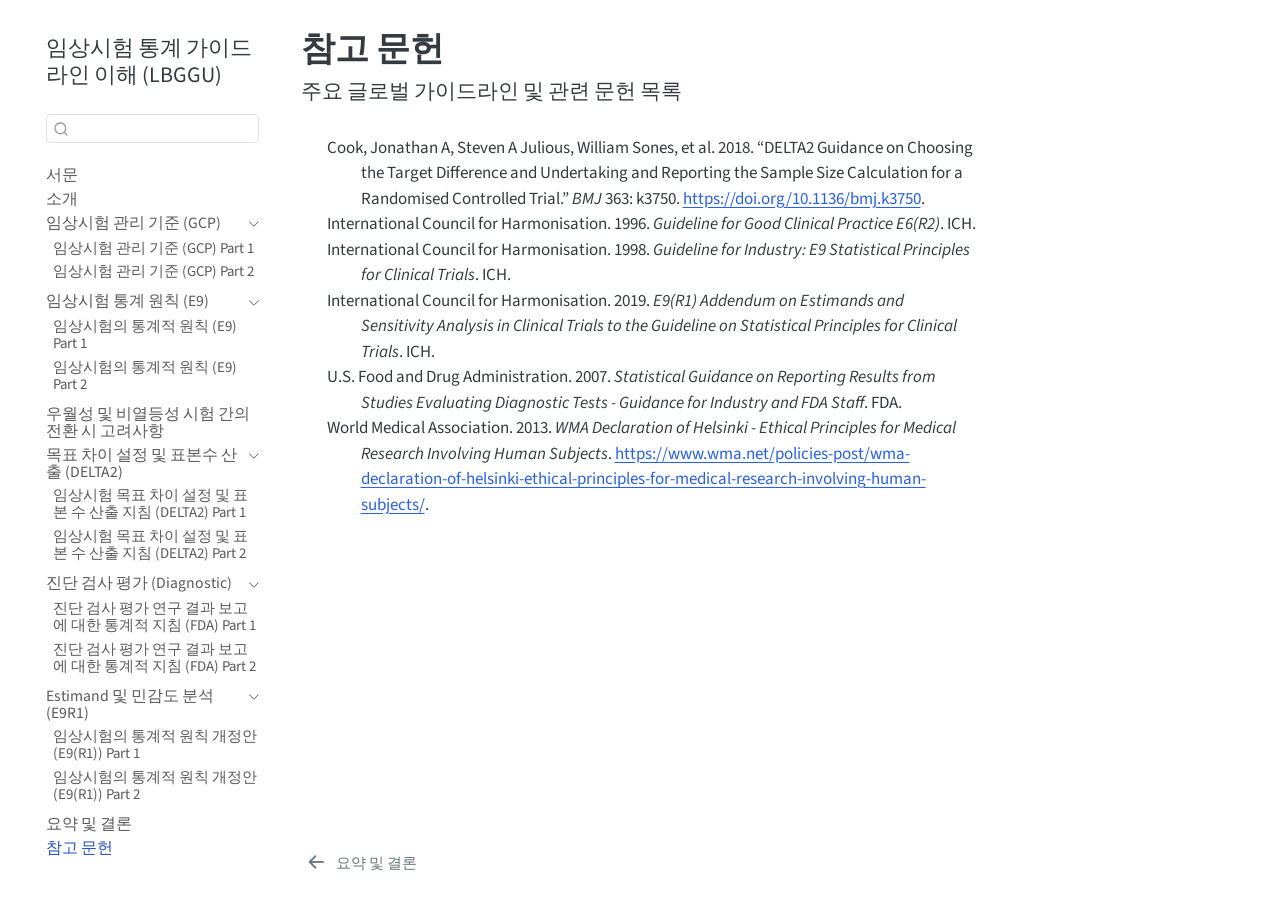
<file: references.html>
<!DOCTYPE html>
<html xmlns="http://www.w3.org/1999/xhtml" lang="en" xml:lang="en"><head>

<meta charset="utf-8">
<meta name="generator" content="quarto-1.9.36">

<meta name="viewport" content="width=device-width, initial-scale=1.0, user-scalable=yes">


<title>참고 문헌 – 임상시험 통계 가이드라인 이해 (LBGGU)</title>
<style>
/* Default styles provided by pandoc.
** See https://pandoc.org/MANUAL.html#variables-for-html for config info.
*/
code{white-space: pre-wrap;}
span.smallcaps{font-variant: small-caps;}
div.columns{display: flex; gap: min(4vw, 1.5em);}
div.column{flex: auto; overflow-x: auto;}
div.hanging-indent{margin-left: 1.5em; text-indent: -1.5em;}
ul.task-list{list-style: none;}
ul.task-list li input[type="checkbox"] {
  width: 0.8em;
  margin: 0 0.8em 0.2em -1em; /* quarto-specific, see https://github.com/quarto-dev/quarto-cli/issues/4556 */ 
  vertical-align: middle;
}
/* CSS for citations */
div.csl-bib-body { }
div.csl-entry {
  clear: both;
}
.hanging-indent div.csl-entry {
  margin-left:2em;
  text-indent:-2em;
}
div.csl-left-margin {
  min-width:2em;
  float:left;
}
div.csl-right-inline {
  margin-left:2em;
  padding-left:1em;
}
div.csl-indent {
  margin-left: 2em;
}</style>


<script src="site_libs/quarto-nav/quarto-nav.js"></script>
<script src="site_libs/quarto-nav/headroom.min.js"></script>
<script src="site_libs/clipboard/clipboard.min.js"></script>
<script src="site_libs/quarto-search/autocomplete.umd.js"></script>
<script src="site_libs/quarto-search/fuse.min.js"></script>
<script src="site_libs/quarto-search/quarto-search.js"></script>
<meta name="quarto:offset" content="./">
<link href="./summary.html" rel="prev">
<script src="site_libs/quarto-html/quarto.js" type="module"></script>
<script src="site_libs/quarto-html/tabsets/tabsets.js" type="module"></script>
<script src="site_libs/quarto-html/popper.min.js"></script>
<script src="site_libs/quarto-html/tippy.umd.min.js"></script>
<script src="site_libs/quarto-html/anchor.min.js"></script>
<link href="site_libs/quarto-html/tippy.css" rel="stylesheet">
<link href="site_libs/quarto-html/quarto-syntax-highlighting-845c23b38eaddc0f92fda52bfe77a8c8.css" rel="stylesheet" id="quarto-text-highlighting-styles">
<script src="site_libs/bootstrap/bootstrap.min.js"></script>
<link href="site_libs/bootstrap/bootstrap-icons.css" rel="stylesheet">
<link href="site_libs/bootstrap/bootstrap-44ee0976171e9be92e6ebe9be850cd66.min.css" rel="stylesheet" append-hash="true" id="quarto-bootstrap" data-mode="light">
<script id="quarto-search-options" type="application/json">{
  "location": "sidebar",
  "copy-button": false,
  "collapse-after": 3,
  "panel-placement": "start",
  "type": "textbox",
  "limit": 50,
  "keyboard-shortcut": [
    "f",
    "/",
    "s"
  ],
  "show-item-context": false,
  "language": {
    "search-no-results-text": "No results",
    "search-matching-documents-text": "matching documents",
    "search-copy-link-title": "Copy link to search",
    "search-hide-matches-text": "Hide additional matches",
    "search-more-match-text": "more match in this document",
    "search-more-matches-text": "more matches in this document",
    "search-clear-button-title": "Clear",
    "search-text-placeholder": "",
    "search-detached-cancel-button-title": "Cancel",
    "search-submit-button-title": "Submit",
    "search-label": "Search"
  }
}</script>


</head>

<body class="nav-sidebar floating quarto-light">

<div id="quarto-search-results"></div>
  <header id="quarto-header" class="headroom fixed-top">
  <nav class="quarto-secondary-nav">
    <div class="container-fluid d-flex">
      <button type="button" class="quarto-btn-toggle btn" data-bs-toggle="collapse" role="button" data-bs-target=".quarto-sidebar-collapse-item" aria-controls="quarto-sidebar" aria-expanded="false" aria-label="Toggle sidebar navigation" onclick="if (window.quartoToggleHeadroom) { window.quartoToggleHeadroom(); }">
        <i class="bi bi-layout-text-sidebar-reverse"></i>
      </button>
        <nav class="quarto-page-breadcrumbs" aria-label="breadcrumb"><ol class="breadcrumb"><li class="breadcrumb-item"><a href="./references.html"><span class="chapter-title">참고 문헌</span></a></li></ol></nav>
        <a class="flex-grow-1" role="navigation" data-bs-toggle="collapse" data-bs-target=".quarto-sidebar-collapse-item" aria-controls="quarto-sidebar" aria-expanded="false" aria-label="Toggle sidebar navigation" onclick="if (window.quartoToggleHeadroom) { window.quartoToggleHeadroom(); }">      
        </a>
      <button type="button" class="btn quarto-search-button" aria-label="Search" onclick="window.quartoOpenSearch();">
        <i class="bi bi-search"></i>
      </button>
    </div>
  </nav>
</header>
<!-- content -->
<div id="quarto-content" class="quarto-container page-columns page-rows-contents page-layout-article">
<!-- sidebar -->
  <nav id="quarto-sidebar" class="sidebar collapse collapse-horizontal quarto-sidebar-collapse-item sidebar-navigation floating overflow-auto">
    <div class="pt-lg-2 mt-2 text-left sidebar-header">
    <div class="sidebar-title mb-0 py-0">
      <a href="./">임상시험 통계 가이드라인 이해 (LBGGU)</a> 
    </div>
      </div>
        <div class="mt-2 flex-shrink-0 align-items-center">
        <div class="sidebar-search">
        <div id="quarto-search" class="" title="Search"></div>
        </div>
        </div>
    <div class="sidebar-menu-container"> 
    <ul class="list-unstyled mt-1">
        <li class="sidebar-item">
  <div class="sidebar-item-container"> 
  <a href="./index.html" class="sidebar-item-text sidebar-link"><span class="chapter-title">서문</span></a>
  </div>
</li>
        <li class="sidebar-item">
  <div class="sidebar-item-container"> 
  <a href="./intro.html" class="sidebar-item-text sidebar-link"><span class="chapter-title">소개</span></a>
  </div>
</li>
        <li class="sidebar-item sidebar-item-section">
      <div class="sidebar-item-container"> 
            <a class="sidebar-item-text sidebar-link text-start" data-bs-toggle="collapse" data-bs-target="#quarto-sidebar-section-1" role="navigation" aria-expanded="true">
 <span class="menu-text">임상시험 관리 기준 (GCP)</span></a>
          <a class="sidebar-item-toggle text-start" data-bs-toggle="collapse" data-bs-target="#quarto-sidebar-section-1" role="navigation" aria-expanded="true" aria-label="Toggle section">
            <i class="bi bi-chevron-right ms-2"></i>
          </a> 
      </div>
      <ul id="quarto-sidebar-section-1" class="collapse list-unstyled sidebar-section depth1 show">  
          <li class="sidebar-item">
  <div class="sidebar-item-container"> 
  <a href="./gcp_part1.html" class="sidebar-item-text sidebar-link"><span class="chapter-title">임상시험 관리 기준 (GCP) Part 1</span></a>
  </div>
</li>
          <li class="sidebar-item">
  <div class="sidebar-item-container"> 
  <a href="./gcp_part2.html" class="sidebar-item-text sidebar-link"><span class="chapter-title">임상시험 관리 기준 (GCP) Part 2</span></a>
  </div>
</li>
      </ul>
  </li>
        <li class="sidebar-item sidebar-item-section">
      <div class="sidebar-item-container"> 
            <a class="sidebar-item-text sidebar-link text-start" data-bs-toggle="collapse" data-bs-target="#quarto-sidebar-section-2" role="navigation" aria-expanded="true">
 <span class="menu-text">임상시험 통계 원칙 (E9)</span></a>
          <a class="sidebar-item-toggle text-start" data-bs-toggle="collapse" data-bs-target="#quarto-sidebar-section-2" role="navigation" aria-expanded="true" aria-label="Toggle section">
            <i class="bi bi-chevron-right ms-2"></i>
          </a> 
      </div>
      <ul id="quarto-sidebar-section-2" class="collapse list-unstyled sidebar-section depth1 show">  
          <li class="sidebar-item">
  <div class="sidebar-item-container"> 
  <a href="./e9_part1.html" class="sidebar-item-text sidebar-link"><span class="chapter-title">임상시험의 통계적 원칙 (E9) Part 1</span></a>
  </div>
</li>
          <li class="sidebar-item">
  <div class="sidebar-item-container"> 
  <a href="./e9_part2.html" class="sidebar-item-text sidebar-link"><span class="chapter-title">임상시험의 통계적 원칙 (E9) Part 2</span></a>
  </div>
</li>
      </ul>
  </li>
        <li class="sidebar-item">
  <div class="sidebar-item-container"> 
  <a href="./switching.html" class="sidebar-item-text sidebar-link"><span class="chapter-title">우월성 및 비열등성 시험 간의 전환 시 고려사항</span></a>
  </div>
</li>
        <li class="sidebar-item sidebar-item-section">
      <div class="sidebar-item-container"> 
            <a class="sidebar-item-text sidebar-link text-start" data-bs-toggle="collapse" data-bs-target="#quarto-sidebar-section-3" role="navigation" aria-expanded="true">
 <span class="menu-text">목표 차이 설정 및 표본수 산출 (DELTA2)</span></a>
          <a class="sidebar-item-toggle text-start" data-bs-toggle="collapse" data-bs-target="#quarto-sidebar-section-3" role="navigation" aria-expanded="true" aria-label="Toggle section">
            <i class="bi bi-chevron-right ms-2"></i>
          </a> 
      </div>
      <ul id="quarto-sidebar-section-3" class="collapse list-unstyled sidebar-section depth1 show">  
          <li class="sidebar-item">
  <div class="sidebar-item-container"> 
  <a href="./delta_part1.html" class="sidebar-item-text sidebar-link"><span class="chapter-title">임상시험 목표 차이 설정 및 표본 수 산출 지침 (DELTA2) Part 1</span></a>
  </div>
</li>
          <li class="sidebar-item">
  <div class="sidebar-item-container"> 
  <a href="./delta_part2.html" class="sidebar-item-text sidebar-link"><span class="chapter-title">임상시험 목표 차이 설정 및 표본 수 산출 지침 (DELTA2) Part 2</span></a>
  </div>
</li>
      </ul>
  </li>
        <li class="sidebar-item sidebar-item-section">
      <div class="sidebar-item-container"> 
            <a class="sidebar-item-text sidebar-link text-start" data-bs-toggle="collapse" data-bs-target="#quarto-sidebar-section-4" role="navigation" aria-expanded="true">
 <span class="menu-text">진단 검사 평가 (Diagnostic)</span></a>
          <a class="sidebar-item-toggle text-start" data-bs-toggle="collapse" data-bs-target="#quarto-sidebar-section-4" role="navigation" aria-expanded="true" aria-label="Toggle section">
            <i class="bi bi-chevron-right ms-2"></i>
          </a> 
      </div>
      <ul id="quarto-sidebar-section-4" class="collapse list-unstyled sidebar-section depth1 show">  
          <li class="sidebar-item">
  <div class="sidebar-item-container"> 
  <a href="./diagnostic_part1.html" class="sidebar-item-text sidebar-link"><span class="chapter-title">진단 검사 평가 연구 결과 보고에 대한 통계적 지침 (FDA) Part 1</span></a>
  </div>
</li>
          <li class="sidebar-item">
  <div class="sidebar-item-container"> 
  <a href="./diagnostic_part2.html" class="sidebar-item-text sidebar-link"><span class="chapter-title">진단 검사 평가 연구 결과 보고에 대한 통계적 지침 (FDA) Part 2</span></a>
  </div>
</li>
      </ul>
  </li>
        <li class="sidebar-item sidebar-item-section">
      <div class="sidebar-item-container"> 
            <a class="sidebar-item-text sidebar-link text-start" data-bs-toggle="collapse" data-bs-target="#quarto-sidebar-section-5" role="navigation" aria-expanded="true">
 <span class="menu-text">Estimand 및 민감도 분석 (E9R1)</span></a>
          <a class="sidebar-item-toggle text-start" data-bs-toggle="collapse" data-bs-target="#quarto-sidebar-section-5" role="navigation" aria-expanded="true" aria-label="Toggle section">
            <i class="bi bi-chevron-right ms-2"></i>
          </a> 
      </div>
      <ul id="quarto-sidebar-section-5" class="collapse list-unstyled sidebar-section depth1 show">  
          <li class="sidebar-item">
  <div class="sidebar-item-container"> 
  <a href="./e9r1_part1.html" class="sidebar-item-text sidebar-link"><span class="chapter-title">임상시험의 통계적 원칙 개정안 (E9(R1)) Part 1</span></a>
  </div>
</li>
          <li class="sidebar-item">
  <div class="sidebar-item-container"> 
  <a href="./e9r1_part2.html" class="sidebar-item-text sidebar-link"><span class="chapter-title">임상시험의 통계적 원칙 개정안 (E9(R1)) Part 2</span></a>
  </div>
</li>
      </ul>
  </li>
        <li class="sidebar-item">
  <div class="sidebar-item-container"> 
  <a href="./summary.html" class="sidebar-item-text sidebar-link"><span class="chapter-title">요약 및 결론</span></a>
  </div>
</li>
        <li class="sidebar-item">
  <div class="sidebar-item-container"> 
  <a href="./references.html" class="sidebar-item-text sidebar-link active"><span class="chapter-title">참고 문헌</span></a>
  </div>
</li>
    </ul>
    </div>
</nav>
<div id="quarto-sidebar-glass" class="quarto-sidebar-collapse-item" data-bs-toggle="collapse" data-bs-target=".quarto-sidebar-collapse-item"></div>
<!-- margin-sidebar -->
    <div id="quarto-margin-sidebar" class="sidebar margin-sidebar zindex-bottom">
        
    </div>
<!-- main -->
<main class="content" id="quarto-document-content">

<header id="title-block-header" class="quarto-title-block default">
<div class="quarto-title">
<h1 class="title"><span class="chapter-title">참고 문헌</span></h1>
<p class="subtitle lead">주요 글로벌 가이드라인 및 관련 문헌 목록</p>
</div>



<div class="quarto-title-meta">

    
  
    
  </div>
  


</header>


<div id="refs" class="references csl-bib-body hanging-indent" role="list">
<div id="ref-cook2018delta2" class="csl-entry" role="listitem">
<span class="nocase">Cook, Jonathan A, Steven A Julious, William Sones,
et al.</span> 2018. <span>“DELTA2 Guidance on Choosing the Target
Difference and Undertaking and Reporting the Sample Size Calculation for
a Randomised Controlled Trial.”</span> <em>BMJ</em> 363: k3750. <a href="https://doi.org/10.1136/bmj.k3750">https://doi.org/10.1136/bmj.k3750</a>.
</div>
<div id="ref-ich1996e6" class="csl-entry" role="listitem">
International Council for Harmonisation. 1996. <em>Guideline for Good
Clinical Practice E6(R2)</em>. ICH.
</div>
<div id="ref-ich1998e9" class="csl-entry" role="listitem">
International Council for Harmonisation. 1998. <em>Guideline for
Industry: E9 Statistical Principles for Clinical Trials</em>. ICH.
</div>
<div id="ref-ich2019e9r1" class="csl-entry" role="listitem">
International Council for Harmonisation. 2019. <em>E9(R1) Addendum on
Estimands and Sensitivity Analysis in Clinical Trials to the Guideline
on Statistical Principles for Clinical Trials</em>. ICH.
</div>
<div id="ref-fda2007diagnostic" class="csl-entry" role="listitem">
U.S. Food and Drug Administration. 2007. <em>Statistical Guidance on
Reporting Results from Studies Evaluating Diagnostic Tests - Guidance
for Industry and FDA Staff</em>. FDA.
</div>
<div id="ref-wma2013helsinki" class="csl-entry" role="listitem">
World Medical Association. 2013. <em>WMA Declaration of Helsinki -
Ethical Principles for Medical Research Involving Human Subjects</em>.
<a href="https://www.wma.net/policies-post/wma-declaration-of-helsinki-ethical-principles-for-medical-research-involving-human-subjects/">https://www.wma.net/policies-post/wma-declaration-of-helsinki-ethical-principles-for-medical-research-involving-human-subjects/</a>.
</div>
</div>



</main> <!-- /main -->
<script id="quarto-html-after-body" type="application/javascript">
  window.document.addEventListener("DOMContentLoaded", function (event) {
    const icon = "";
    const anchorJS = new window.AnchorJS();
    anchorJS.options = {
      placement: 'right',
      icon: icon
    };
    anchorJS.add('.anchored');
    const isCodeAnnotation = (el) => {
      for (const clz of el.classList) {
        if (clz.startsWith('code-annotation-')) {                     
          return true;
        }
      }
      return false;
    }
    const onCopySuccess = function(e) {
      // button target
      const button = e.trigger;
      // don't keep focus
      button.blur();
      // flash "checked"
      button.classList.add('code-copy-button-checked');
      var currentTitle = button.getAttribute("title");
      button.setAttribute("title", "Copied!");
      let tooltip;
      if (window.bootstrap) {
        button.setAttribute("data-bs-toggle", "tooltip");
        button.setAttribute("data-bs-placement", "left");
        button.setAttribute("data-bs-title", "Copied!");
        tooltip = new bootstrap.Tooltip(button, 
          { trigger: "manual", 
            customClass: "code-copy-button-tooltip",
            offset: [0, -8]});
        tooltip.show();    
      }
      setTimeout(function() {
        if (tooltip) {
          tooltip.hide();
          button.removeAttribute("data-bs-title");
          button.removeAttribute("data-bs-toggle");
          button.removeAttribute("data-bs-placement");
        }
        button.setAttribute("title", currentTitle);
        button.classList.remove('code-copy-button-checked');
      }, 1000);
      // clear code selection
      e.clearSelection();
    }
    const getTextToCopy = function(trigger) {
      const outerScaffold = trigger.parentElement.cloneNode(true);
      const codeEl = outerScaffold.querySelector('code');
      for (const childEl of codeEl.children) {
        if (isCodeAnnotation(childEl)) {
          childEl.remove();
        }
      }
      return codeEl.innerText;
    }
    const clipboard = new window.ClipboardJS('.code-copy-button:not([data-in-quarto-modal])', {
      text: getTextToCopy
    });
    clipboard.on('success', onCopySuccess);
    if (window.document.getElementById('quarto-embedded-source-code-modal')) {
      const clipboardModal = new window.ClipboardJS('.code-copy-button[data-in-quarto-modal]', {
        text: getTextToCopy,
        container: window.document.getElementById('quarto-embedded-source-code-modal')
      });
      clipboardModal.on('success', onCopySuccess);
    }
      var localhostRegex = new RegExp(/^(?:http|https):\/\/localhost\:?[0-9]*\//);
      var mailtoRegex = new RegExp(/^mailto:/);
        var filterRegex = new RegExp('/' + window.location.host + '/');
      var isInternal = (href) => {
          return filterRegex.test(href) || localhostRegex.test(href) || mailtoRegex.test(href);
      }
      // Inspect non-navigation links and adorn them if external
     var links = window.document.querySelectorAll('a[href]:not(.nav-link):not(.navbar-brand):not(.toc-action):not(.sidebar-link):not(.sidebar-item-toggle):not(.pagination-link):not(.no-external):not([aria-hidden]):not(.dropdown-item):not(.quarto-navigation-tool):not(.about-link)');
      for (var i=0; i<links.length; i++) {
        const link = links[i];
        if (!isInternal(link.href)) {
          // undo the damage that might have been done by quarto-nav.js in the case of
          // links that we want to consider external
          if (link.dataset.originalHref !== undefined) {
            link.href = link.dataset.originalHref;
          }
        }
      }
    function tippyHover(el, contentFn, onTriggerFn, onUntriggerFn) {
      const config = {
        allowHTML: true,
        maxWidth: 500,
        delay: 100,
        arrow: false,
        appendTo: function(el) {
            return el.parentElement;
        },
        interactive: true,
        interactiveBorder: 10,
        theme: 'quarto',
        placement: 'bottom-start',
      };
      if (contentFn) {
        config.content = contentFn;
      }
      if (onTriggerFn) {
        config.onTrigger = onTriggerFn;
      }
      if (onUntriggerFn) {
        config.onUntrigger = onUntriggerFn;
      }
      window.tippy(el, config); 
    }
    const noterefs = window.document.querySelectorAll('a[role="doc-noteref"]');
    for (var i=0; i<noterefs.length; i++) {
      const ref = noterefs[i];
      tippyHover(ref, function() {
        // use id or data attribute instead here
        let href = ref.getAttribute('data-footnote-href') || ref.getAttribute('href');
        try { href = new URL(href).hash; } catch {}
        const id = href.replace(/^#\/?/, "");
        const note = window.document.getElementById(id);
        if (note) {
          return note.innerHTML;
        } else {
          return "";
        }
      });
    }
    const xrefs = window.document.querySelectorAll('a.quarto-xref');
    const processXRef = (id, note) => {
      // Strip column container classes
      const stripColumnClz = (el) => {
        el.classList.remove("page-full", "page-columns");
        if (el.children) {
          for (const child of el.children) {
            stripColumnClz(child);
          }
        }
      }
      stripColumnClz(note)
      if (id === null || id.startsWith('sec-')) {
        // Special case sections, only their first couple elements
        const container = document.createElement("div");
        if (note.children && note.children.length > 2) {
          container.appendChild(note.children[0].cloneNode(true));
          for (let i = 1; i < note.children.length; i++) {
            const child = note.children[i];
            if (child.tagName === "P" && child.innerText === "") {
              continue;
            } else {
              container.appendChild(child.cloneNode(true));
              break;
            }
          }
          if (window.Quarto?.typesetMath) {
            window.Quarto.typesetMath(container);
          }
          return container.innerHTML
        } else {
          if (window.Quarto?.typesetMath) {
            window.Quarto.typesetMath(note);
          }
          return note.innerHTML;
        }
      } else {
        // Remove any anchor links if they are present
        const anchorLink = note.querySelector('a.anchorjs-link');
        if (anchorLink) {
          anchorLink.remove();
        }
        if (window.Quarto?.typesetMath) {
          window.Quarto.typesetMath(note);
        }
        if (note.classList.contains("callout")) {
          return note.outerHTML;
        } else {
          return note.innerHTML;
        }
      }
    }
    for (var i=0; i<xrefs.length; i++) {
      const xref = xrefs[i];
      tippyHover(xref, undefined, function(instance) {
        instance.disable();
        let url = xref.getAttribute('href');
        let hash = undefined; 
        if (url.startsWith('#')) {
          hash = url;
        } else {
          try { hash = new URL(url).hash; } catch {}
        }
        if (hash) {
          const id = hash.replace(/^#\/?/, "");
          const note = window.document.getElementById(id);
          if (note !== null) {
            try {
              const html = processXRef(id, note.cloneNode(true));
              instance.setContent(html);
            } finally {
              instance.enable();
              instance.show();
            }
          } else {
            // See if we can fetch this
            fetch(url.split('#')[0])
            .then(res => res.text())
            .then(html => {
              const parser = new DOMParser();
              const htmlDoc = parser.parseFromString(html, "text/html");
              const note = htmlDoc.getElementById(id);
              if (note !== null) {
                const html = processXRef(id, note);
                instance.setContent(html);
              } 
            }).finally(() => {
              instance.enable();
              instance.show();
            });
          }
        } else {
          // See if we can fetch a full url (with no hash to target)
          // This is a special case and we should probably do some content thinning / targeting
          fetch(url)
          .then(res => res.text())
          .then(html => {
            const parser = new DOMParser();
            const htmlDoc = parser.parseFromString(html, "text/html");
            const note = htmlDoc.querySelector('main.content');
            if (note !== null) {
              // This should only happen for chapter cross references
              // (since there is no id in the URL)
              // remove the first header
              if (note.children.length > 0 && note.children[0].tagName === "HEADER") {
                note.children[0].remove();
              }
              const html = processXRef(null, note);
              instance.setContent(html);
            } 
          }).finally(() => {
            instance.enable();
            instance.show();
          });
        }
      }, function(instance) {
      });
    }
        let selectedAnnoteEl;
        const selectorForAnnotation = ( cell, annotation) => {
          let cellAttr = 'data-code-cell="' + cell + '"';
          let lineAttr = 'data-code-annotation="' +  annotation + '"';
          const selector = 'span[' + cellAttr + '][' + lineAttr + ']';
          return selector;
        }
        const selectCodeLines = (annoteEl) => {
          const doc = window.document;
          const targetCell = annoteEl.getAttribute("data-target-cell");
          const targetAnnotation = annoteEl.getAttribute("data-target-annotation");
          const annoteSpan = window.document.querySelector(selectorForAnnotation(targetCell, targetAnnotation));
          const lines = annoteSpan.getAttribute("data-code-lines").split(",");
          const lineIds = lines.map((line) => {
            return targetCell + "-" + line;
          })
          let top = null;
          let height = null;
          let parent = null;
          if (lineIds.length > 0) {
              //compute the position of the single el (top and bottom and make a div)
              const el = window.document.getElementById(lineIds[0]);
              top = el.offsetTop;
              height = el.offsetHeight;
              parent = el.parentElement.parentElement;
            if (lineIds.length > 1) {
              const lastEl = window.document.getElementById(lineIds[lineIds.length - 1]);
              const bottom = lastEl.offsetTop + lastEl.offsetHeight;
              height = bottom - top;
            }
            if (top !== null && height !== null && parent !== null) {
              // cook up a div (if necessary) and position it 
              let div = window.document.getElementById("code-annotation-line-highlight");
              if (div === null) {
                div = window.document.createElement("div");
                div.setAttribute("id", "code-annotation-line-highlight");
                div.style.position = 'absolute';
                parent.appendChild(div);
              }
              div.style.top = top - 2 + "px";
              div.style.height = height + 4 + "px";
              div.style.left = 0;
              let gutterDiv = window.document.getElementById("code-annotation-line-highlight-gutter");
              if (gutterDiv === null) {
                gutterDiv = window.document.createElement("div");
                gutterDiv.setAttribute("id", "code-annotation-line-highlight-gutter");
                gutterDiv.style.position = 'absolute';
                const codeCell = window.document.getElementById(targetCell);
                const gutter = codeCell.querySelector('.code-annotation-gutter');
                gutter.appendChild(gutterDiv);
              }
              gutterDiv.style.top = top - 2 + "px";
              gutterDiv.style.height = height + 4 + "px";
            }
            selectedAnnoteEl = annoteEl;
          }
        };
        const unselectCodeLines = () => {
          const elementsIds = ["code-annotation-line-highlight", "code-annotation-line-highlight-gutter"];
          elementsIds.forEach((elId) => {
            const div = window.document.getElementById(elId);
            if (div) {
              div.remove();
            }
          });
          selectedAnnoteEl = undefined;
        };
          // Handle positioning of the toggle
      window.addEventListener(
        "resize",
        throttle(() => {
          elRect = undefined;
          if (selectedAnnoteEl) {
            selectCodeLines(selectedAnnoteEl);
          }
        }, 10)
      );
      function throttle(fn, ms) {
      let throttle = false;
      let timer;
        return (...args) => {
          if(!throttle) { // first call gets through
              fn.apply(this, args);
              throttle = true;
          } else { // all the others get throttled
              if(timer) clearTimeout(timer); // cancel #2
              timer = setTimeout(() => {
                fn.apply(this, args);
                timer = throttle = false;
              }, ms);
          }
        };
      }
        // Attach click handler to the DT
        const annoteDls = window.document.querySelectorAll('dt[data-target-cell]');
        for (const annoteDlNode of annoteDls) {
          annoteDlNode.addEventListener('click', (event) => {
            const clickedEl = event.target;
            if (clickedEl !== selectedAnnoteEl) {
              unselectCodeLines();
              const activeEl = window.document.querySelector('dt[data-target-cell].code-annotation-active');
              if (activeEl) {
                activeEl.classList.remove('code-annotation-active');
              }
              selectCodeLines(clickedEl);
              clickedEl.classList.add('code-annotation-active');
            } else {
              // Unselect the line
              unselectCodeLines();
              clickedEl.classList.remove('code-annotation-active');
            }
          });
        }
    const findCites = (el) => {
      const parentEl = el.parentElement;
      if (parentEl) {
        const cites = parentEl.dataset.cites;
        if (cites) {
          return {
            el,
            cites: cites.split(' ')
          };
        } else {
          return findCites(el.parentElement)
        }
      } else {
        return undefined;
      }
    };
    var bibliorefs = window.document.querySelectorAll('a[role="doc-biblioref"]');
    for (var i=0; i<bibliorefs.length; i++) {
      const ref = bibliorefs[i];
      const citeInfo = findCites(ref);
      if (citeInfo) {
        tippyHover(citeInfo.el, function() {
          var popup = window.document.createElement('div');
          citeInfo.cites.forEach(function(cite) {
            var citeDiv = window.document.createElement('div');
            citeDiv.classList.add('hanging-indent');
            citeDiv.classList.add('csl-entry');
            var biblioDiv = window.document.getElementById('ref-' + cite);
            if (biblioDiv) {
              citeDiv.innerHTML = biblioDiv.innerHTML;
            }
            popup.appendChild(citeDiv);
          });
          return popup.innerHTML;
        });
      }
    }
  });
  </script>
<nav class="page-navigation">
  <div class="nav-page nav-page-previous">
      <a href="./summary.html" class="pagination-link" aria-label="요약 및 결론">
        <i class="bi bi-arrow-left-short"></i> <span class="nav-page-text"><span class="chapter-title">요약 및 결론</span></span>
      </a>          
  </div>
  <div class="nav-page nav-page-next">
  </div>
</nav>
</div> <!-- /content -->




</body></html>
</file>
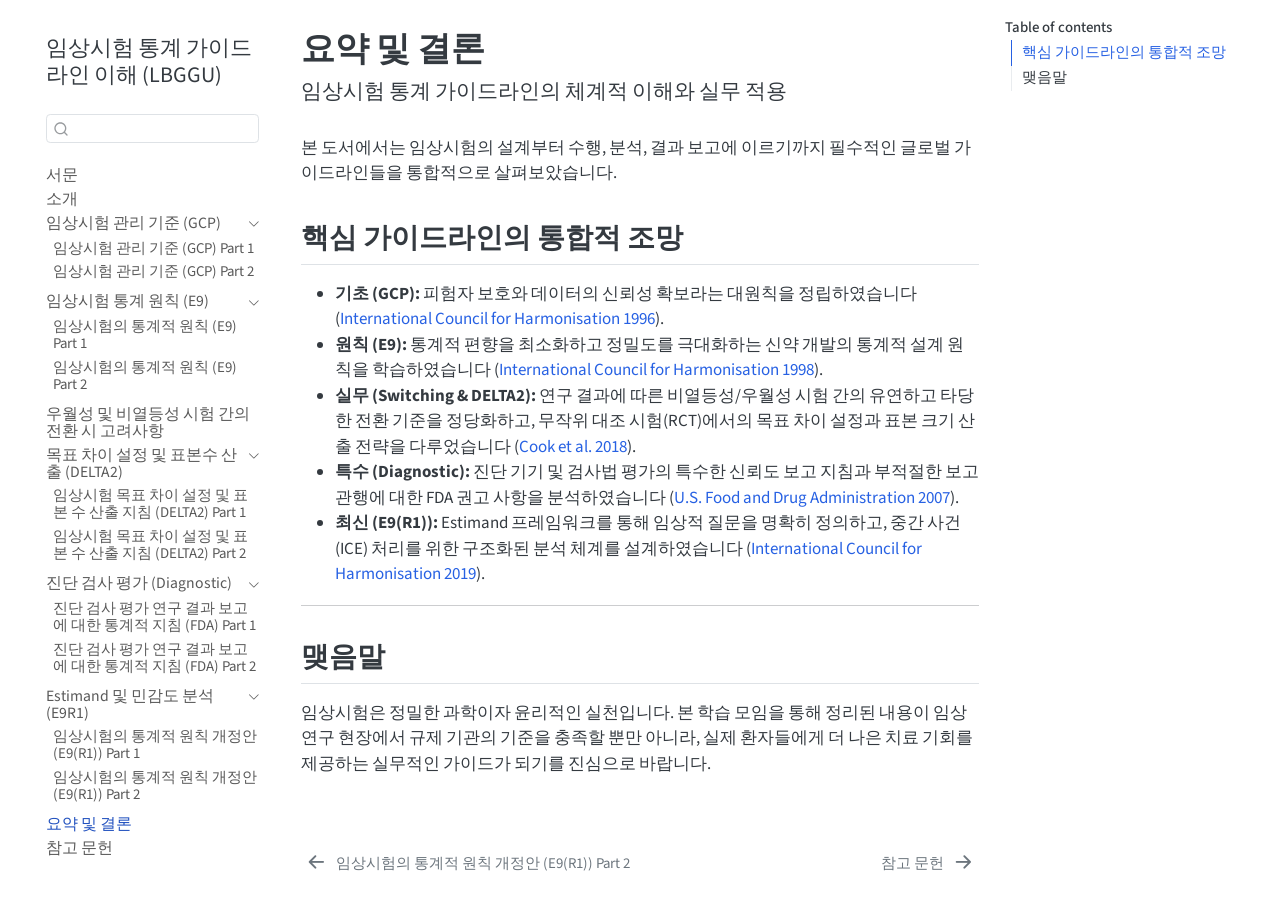
<file: summary.html>
<!DOCTYPE html>
<html xmlns="http://www.w3.org/1999/xhtml" lang="en" xml:lang="en"><head>

<meta charset="utf-8">
<meta name="generator" content="quarto-1.9.36">

<meta name="viewport" content="width=device-width, initial-scale=1.0, user-scalable=yes">


<title>요약 및 결론 – 임상시험 통계 가이드라인 이해 (LBGGU)</title>
<style>
/* Default styles provided by pandoc.
** See https://pandoc.org/MANUAL.html#variables-for-html for config info.
*/
code{white-space: pre-wrap;}
span.smallcaps{font-variant: small-caps;}
div.columns{display: flex; gap: min(4vw, 1.5em);}
div.column{flex: auto; overflow-x: auto;}
div.hanging-indent{margin-left: 1.5em; text-indent: -1.5em;}
ul.task-list{list-style: none;}
ul.task-list li input[type="checkbox"] {
  width: 0.8em;
  margin: 0 0.8em 0.2em -1em; /* quarto-specific, see https://github.com/quarto-dev/quarto-cli/issues/4556 */ 
  vertical-align: middle;
}
/* CSS for citations */
div.csl-bib-body { }
div.csl-entry {
  clear: both;
}
.hanging-indent div.csl-entry {
  margin-left:2em;
  text-indent:-2em;
}
div.csl-left-margin {
  min-width:2em;
  float:left;
}
div.csl-right-inline {
  margin-left:2em;
  padding-left:1em;
}
div.csl-indent {
  margin-left: 2em;
}</style>


<script src="site_libs/quarto-nav/quarto-nav.js"></script>
<script src="site_libs/quarto-nav/headroom.min.js"></script>
<script src="site_libs/clipboard/clipboard.min.js"></script>
<script src="site_libs/quarto-search/autocomplete.umd.js"></script>
<script src="site_libs/quarto-search/fuse.min.js"></script>
<script src="site_libs/quarto-search/quarto-search.js"></script>
<meta name="quarto:offset" content="./">
<link href="./references.html" rel="next">
<link href="./e9r1_part2.html" rel="prev">
<script src="site_libs/quarto-html/quarto.js" type="module"></script>
<script src="site_libs/quarto-html/tabsets/tabsets.js" type="module"></script>
<script src="site_libs/quarto-html/popper.min.js"></script>
<script src="site_libs/quarto-html/tippy.umd.min.js"></script>
<script src="site_libs/quarto-html/anchor.min.js"></script>
<link href="site_libs/quarto-html/tippy.css" rel="stylesheet">
<link href="site_libs/quarto-html/quarto-syntax-highlighting-845c23b38eaddc0f92fda52bfe77a8c8.css" rel="stylesheet" id="quarto-text-highlighting-styles">
<script src="site_libs/bootstrap/bootstrap.min.js"></script>
<link href="site_libs/bootstrap/bootstrap-icons.css" rel="stylesheet">
<link href="site_libs/bootstrap/bootstrap-44ee0976171e9be92e6ebe9be850cd66.min.css" rel="stylesheet" append-hash="true" id="quarto-bootstrap" data-mode="light">
<script id="quarto-search-options" type="application/json">{
  "location": "sidebar",
  "copy-button": false,
  "collapse-after": 3,
  "panel-placement": "start",
  "type": "textbox",
  "limit": 50,
  "keyboard-shortcut": [
    "f",
    "/",
    "s"
  ],
  "show-item-context": false,
  "language": {
    "search-no-results-text": "No results",
    "search-matching-documents-text": "matching documents",
    "search-copy-link-title": "Copy link to search",
    "search-hide-matches-text": "Hide additional matches",
    "search-more-match-text": "more match in this document",
    "search-more-matches-text": "more matches in this document",
    "search-clear-button-title": "Clear",
    "search-text-placeholder": "",
    "search-detached-cancel-button-title": "Cancel",
    "search-submit-button-title": "Submit",
    "search-label": "Search"
  }
}</script>


</head>

<body class="nav-sidebar floating quarto-light">

<div id="quarto-search-results"></div>
  <header id="quarto-header" class="headroom fixed-top">
  <nav class="quarto-secondary-nav">
    <div class="container-fluid d-flex">
      <button type="button" class="quarto-btn-toggle btn" data-bs-toggle="collapse" role="button" data-bs-target=".quarto-sidebar-collapse-item" aria-controls="quarto-sidebar" aria-expanded="false" aria-label="Toggle sidebar navigation" onclick="if (window.quartoToggleHeadroom) { window.quartoToggleHeadroom(); }">
        <i class="bi bi-layout-text-sidebar-reverse"></i>
      </button>
        <nav class="quarto-page-breadcrumbs" aria-label="breadcrumb"><ol class="breadcrumb"><li class="breadcrumb-item"><a href="./summary.html"><span class="chapter-title">요약 및 결론</span></a></li></ol></nav>
        <a class="flex-grow-1" role="navigation" data-bs-toggle="collapse" data-bs-target=".quarto-sidebar-collapse-item" aria-controls="quarto-sidebar" aria-expanded="false" aria-label="Toggle sidebar navigation" onclick="if (window.quartoToggleHeadroom) { window.quartoToggleHeadroom(); }">      
        </a>
      <button type="button" class="btn quarto-search-button" aria-label="Search" onclick="window.quartoOpenSearch();">
        <i class="bi bi-search"></i>
      </button>
    </div>
  </nav>
</header>
<!-- content -->
<div id="quarto-content" class="quarto-container page-columns page-rows-contents page-layout-article">
<!-- sidebar -->
  <nav id="quarto-sidebar" class="sidebar collapse collapse-horizontal quarto-sidebar-collapse-item sidebar-navigation floating overflow-auto">
    <div class="pt-lg-2 mt-2 text-left sidebar-header">
    <div class="sidebar-title mb-0 py-0">
      <a href="./">임상시험 통계 가이드라인 이해 (LBGGU)</a> 
    </div>
      </div>
        <div class="mt-2 flex-shrink-0 align-items-center">
        <div class="sidebar-search">
        <div id="quarto-search" class="" title="Search"></div>
        </div>
        </div>
    <div class="sidebar-menu-container"> 
    <ul class="list-unstyled mt-1">
        <li class="sidebar-item">
  <div class="sidebar-item-container"> 
  <a href="./index.html" class="sidebar-item-text sidebar-link"><span class="chapter-title">서문</span></a>
  </div>
</li>
        <li class="sidebar-item">
  <div class="sidebar-item-container"> 
  <a href="./intro.html" class="sidebar-item-text sidebar-link"><span class="chapter-title">소개</span></a>
  </div>
</li>
        <li class="sidebar-item sidebar-item-section">
      <div class="sidebar-item-container"> 
            <a class="sidebar-item-text sidebar-link text-start" data-bs-toggle="collapse" data-bs-target="#quarto-sidebar-section-1" role="navigation" aria-expanded="true">
 <span class="menu-text">임상시험 관리 기준 (GCP)</span></a>
          <a class="sidebar-item-toggle text-start" data-bs-toggle="collapse" data-bs-target="#quarto-sidebar-section-1" role="navigation" aria-expanded="true" aria-label="Toggle section">
            <i class="bi bi-chevron-right ms-2"></i>
          </a> 
      </div>
      <ul id="quarto-sidebar-section-1" class="collapse list-unstyled sidebar-section depth1 show">  
          <li class="sidebar-item">
  <div class="sidebar-item-container"> 
  <a href="./gcp_part1.html" class="sidebar-item-text sidebar-link"><span class="chapter-title">임상시험 관리 기준 (GCP) Part 1</span></a>
  </div>
</li>
          <li class="sidebar-item">
  <div class="sidebar-item-container"> 
  <a href="./gcp_part2.html" class="sidebar-item-text sidebar-link"><span class="chapter-title">임상시험 관리 기준 (GCP) Part 2</span></a>
  </div>
</li>
      </ul>
  </li>
        <li class="sidebar-item sidebar-item-section">
      <div class="sidebar-item-container"> 
            <a class="sidebar-item-text sidebar-link text-start" data-bs-toggle="collapse" data-bs-target="#quarto-sidebar-section-2" role="navigation" aria-expanded="true">
 <span class="menu-text">임상시험 통계 원칙 (E9)</span></a>
          <a class="sidebar-item-toggle text-start" data-bs-toggle="collapse" data-bs-target="#quarto-sidebar-section-2" role="navigation" aria-expanded="true" aria-label="Toggle section">
            <i class="bi bi-chevron-right ms-2"></i>
          </a> 
      </div>
      <ul id="quarto-sidebar-section-2" class="collapse list-unstyled sidebar-section depth1 show">  
          <li class="sidebar-item">
  <div class="sidebar-item-container"> 
  <a href="./e9_part1.html" class="sidebar-item-text sidebar-link"><span class="chapter-title">임상시험의 통계적 원칙 (E9) Part 1</span></a>
  </div>
</li>
          <li class="sidebar-item">
  <div class="sidebar-item-container"> 
  <a href="./e9_part2.html" class="sidebar-item-text sidebar-link"><span class="chapter-title">임상시험의 통계적 원칙 (E9) Part 2</span></a>
  </div>
</li>
      </ul>
  </li>
        <li class="sidebar-item">
  <div class="sidebar-item-container"> 
  <a href="./switching.html" class="sidebar-item-text sidebar-link"><span class="chapter-title">우월성 및 비열등성 시험 간의 전환 시 고려사항</span></a>
  </div>
</li>
        <li class="sidebar-item sidebar-item-section">
      <div class="sidebar-item-container"> 
            <a class="sidebar-item-text sidebar-link text-start" data-bs-toggle="collapse" data-bs-target="#quarto-sidebar-section-3" role="navigation" aria-expanded="true">
 <span class="menu-text">목표 차이 설정 및 표본수 산출 (DELTA2)</span></a>
          <a class="sidebar-item-toggle text-start" data-bs-toggle="collapse" data-bs-target="#quarto-sidebar-section-3" role="navigation" aria-expanded="true" aria-label="Toggle section">
            <i class="bi bi-chevron-right ms-2"></i>
          </a> 
      </div>
      <ul id="quarto-sidebar-section-3" class="collapse list-unstyled sidebar-section depth1 show">  
          <li class="sidebar-item">
  <div class="sidebar-item-container"> 
  <a href="./delta_part1.html" class="sidebar-item-text sidebar-link"><span class="chapter-title">임상시험 목표 차이 설정 및 표본 수 산출 지침 (DELTA2) Part 1</span></a>
  </div>
</li>
          <li class="sidebar-item">
  <div class="sidebar-item-container"> 
  <a href="./delta_part2.html" class="sidebar-item-text sidebar-link"><span class="chapter-title">임상시험 목표 차이 설정 및 표본 수 산출 지침 (DELTA2) Part 2</span></a>
  </div>
</li>
      </ul>
  </li>
        <li class="sidebar-item sidebar-item-section">
      <div class="sidebar-item-container"> 
            <a class="sidebar-item-text sidebar-link text-start" data-bs-toggle="collapse" data-bs-target="#quarto-sidebar-section-4" role="navigation" aria-expanded="true">
 <span class="menu-text">진단 검사 평가 (Diagnostic)</span></a>
          <a class="sidebar-item-toggle text-start" data-bs-toggle="collapse" data-bs-target="#quarto-sidebar-section-4" role="navigation" aria-expanded="true" aria-label="Toggle section">
            <i class="bi bi-chevron-right ms-2"></i>
          </a> 
      </div>
      <ul id="quarto-sidebar-section-4" class="collapse list-unstyled sidebar-section depth1 show">  
          <li class="sidebar-item">
  <div class="sidebar-item-container"> 
  <a href="./diagnostic_part1.html" class="sidebar-item-text sidebar-link"><span class="chapter-title">진단 검사 평가 연구 결과 보고에 대한 통계적 지침 (FDA) Part 1</span></a>
  </div>
</li>
          <li class="sidebar-item">
  <div class="sidebar-item-container"> 
  <a href="./diagnostic_part2.html" class="sidebar-item-text sidebar-link"><span class="chapter-title">진단 검사 평가 연구 결과 보고에 대한 통계적 지침 (FDA) Part 2</span></a>
  </div>
</li>
      </ul>
  </li>
        <li class="sidebar-item sidebar-item-section">
      <div class="sidebar-item-container"> 
            <a class="sidebar-item-text sidebar-link text-start" data-bs-toggle="collapse" data-bs-target="#quarto-sidebar-section-5" role="navigation" aria-expanded="true">
 <span class="menu-text">Estimand 및 민감도 분석 (E9R1)</span></a>
          <a class="sidebar-item-toggle text-start" data-bs-toggle="collapse" data-bs-target="#quarto-sidebar-section-5" role="navigation" aria-expanded="true" aria-label="Toggle section">
            <i class="bi bi-chevron-right ms-2"></i>
          </a> 
      </div>
      <ul id="quarto-sidebar-section-5" class="collapse list-unstyled sidebar-section depth1 show">  
          <li class="sidebar-item">
  <div class="sidebar-item-container"> 
  <a href="./e9r1_part1.html" class="sidebar-item-text sidebar-link"><span class="chapter-title">임상시험의 통계적 원칙 개정안 (E9(R1)) Part 1</span></a>
  </div>
</li>
          <li class="sidebar-item">
  <div class="sidebar-item-container"> 
  <a href="./e9r1_part2.html" class="sidebar-item-text sidebar-link"><span class="chapter-title">임상시험의 통계적 원칙 개정안 (E9(R1)) Part 2</span></a>
  </div>
</li>
      </ul>
  </li>
        <li class="sidebar-item">
  <div class="sidebar-item-container"> 
  <a href="./summary.html" class="sidebar-item-text sidebar-link active"><span class="chapter-title">요약 및 결론</span></a>
  </div>
</li>
        <li class="sidebar-item">
  <div class="sidebar-item-container"> 
  <a href="./references.html" class="sidebar-item-text sidebar-link"><span class="chapter-title">참고 문헌</span></a>
  </div>
</li>
    </ul>
    </div>
</nav>
<div id="quarto-sidebar-glass" class="quarto-sidebar-collapse-item" data-bs-toggle="collapse" data-bs-target=".quarto-sidebar-collapse-item"></div>
<!-- margin-sidebar -->
    <div id="quarto-margin-sidebar" class="sidebar margin-sidebar">
        <nav id="TOC" role="doc-toc" class="toc-active">
    <h2 id="toc-title">Table of contents</h2>
   
  <ul>
  <li><a href="#핵심-가이드라인의-통합적-조망" id="toc-핵심-가이드라인의-통합적-조망" class="nav-link active" data-scroll-target="#핵심-가이드라인의-통합적-조망">핵심 가이드라인의 통합적 조망</a></li>
  <li><a href="#맺음말" id="toc-맺음말" class="nav-link" data-scroll-target="#맺음말">맺음말</a></li>
  </ul>
</nav>
    </div>
<!-- main -->
<main class="content" id="quarto-document-content">

<header id="title-block-header" class="quarto-title-block default">
<div class="quarto-title">
<h1 class="title"><span class="chapter-title">요약 및 결론</span></h1>
<p class="subtitle lead">임상시험 통계 가이드라인의 체계적 이해와 실무 적용</p>
</div>



<div class="quarto-title-meta">

    
  
    
  </div>
  


</header>


<p>본 도서에서는 임상시험의 설계부터 수행, 분석, 결과 보고에 이르기까지 필수적인 글로벌 가이드라인들을 통합적으로 살펴보았습니다.</p>
<section id="핵심-가이드라인의-통합적-조망" class="level2">
<h2 class="anchored" data-anchor-id="핵심-가이드라인의-통합적-조망">핵심 가이드라인의 통합적 조망</h2>
<ul>
<li><strong>기초 (GCP):</strong> 피험자 보호와 데이터의 신뢰성 확보라는 대원칙을 정립하였습니다 <span class="citation" data-cites="ich1996e6">(<a href="references.html#ref-ich1996e6" role="doc-biblioref">International Council for Harmonisation 1996</a>)</span>.</li>
<li><strong>원칙 (E9):</strong> 통계적 편향을 최소화하고 정밀도를 극대화하는 신약 개발의 통계적 설계 원칙을 학습하였습니다 <span class="citation" data-cites="ich1998e9">(<a href="references.html#ref-ich1998e9" role="doc-biblioref">International Council for Harmonisation 1998</a>)</span>.</li>
<li><strong>실무 (Switching &amp; DELTA2):</strong> 연구 결과에 따른 비열등성/우월성 시험 간의 유연하고 타당한 전환 기준을 정당화하고, 무작위 대조 시험(RCT)에서의 목표 차이 설정과 표본 크기 산출 전략을 다루었습니다 <span class="citation" data-cites="cook2018delta2">(<a href="references.html#ref-cook2018delta2" role="doc-biblioref"><span class="nocase">Cook et al.</span> 2018</a>)</span>.</li>
<li><strong>특수 (Diagnostic):</strong> 진단 기기 및 검사법 평가의 특수한 신뢰도 보고 지침과 부적절한 보고 관행에 대한 FDA 권고 사항을 분석하였습니다 <span class="citation" data-cites="fda2007diagnostic">(<a href="references.html#ref-fda2007diagnostic" role="doc-biblioref">U.S. Food and Drug Administration 2007</a>)</span>.</li>
<li><strong>최신 (E9(R1)):</strong> Estimand 프레임워크를 통해 임상적 질문을 명확히 정의하고, 중간 사건(ICE) 처리를 위한 구조화된 분석 체계를 설계하였습니다 <span class="citation" data-cites="ich2019e9r1">(<a href="references.html#ref-ich2019e9r1" role="doc-biblioref">International Council for Harmonisation 2019</a>)</span>.</li>
</ul>
<hr>
</section>
<section id="맺음말" class="level2">
<h2 class="anchored" data-anchor-id="맺음말">맺음말</h2>
<p>임상시험은 정밀한 과학이자 윤리적인 실천입니다. 본 학습 모임을 통해 정리된 내용이 임상 연구 현장에서 규제 기관의 기준을 충족할 뿐만 아니라, 실제 환자들에게 더 나은 치료 기회를 제공하는 실무적인 가이드가 되기를 진심으로 바랍니다.</p>


<div id="refs" class="references csl-bib-body hanging-indent" role="list" style="display: none">
<div id="ref-cook2018delta2" class="csl-entry" role="listitem">
<span class="nocase">Cook, Jonathan A, Steven A Julious, William Sones, et al.</span> 2018. <span>“DELTA2 Guidance on Choosing the Target Difference and Undertaking and Reporting the Sample Size Calculation for a Randomised Controlled Trial.”</span> <em>BMJ</em> 363: k3750. <a href="https://doi.org/10.1136/bmj.k3750">https://doi.org/10.1136/bmj.k3750</a>.
</div>
<div id="ref-ich1996e6" class="csl-entry" role="listitem">
International Council for Harmonisation. 1996. <em>Guideline for Good Clinical Practice E6(R2)</em>. ICH.
</div>
<div id="ref-ich1998e9" class="csl-entry" role="listitem">
International Council for Harmonisation. 1998. <em>Guideline for Industry: E9 Statistical Principles for Clinical Trials</em>. ICH.
</div>
<div id="ref-ich2019e9r1" class="csl-entry" role="listitem">
International Council for Harmonisation. 2019. <em>E9(R1) Addendum on Estimands and Sensitivity Analysis in Clinical Trials to the Guideline on Statistical Principles for Clinical Trials</em>. ICH.
</div>
<div id="ref-fda2007diagnostic" class="csl-entry" role="listitem">
U.S. Food and Drug Administration. 2007. <em>Statistical Guidance on Reporting Results from Studies Evaluating Diagnostic Tests - Guidance for Industry and FDA Staff</em>. FDA.
</div>
</div>
</section>

</main> <!-- /main -->
<script id="quarto-html-after-body" type="application/javascript">
  window.document.addEventListener("DOMContentLoaded", function (event) {
    const icon = "";
    const anchorJS = new window.AnchorJS();
    anchorJS.options = {
      placement: 'right',
      icon: icon
    };
    anchorJS.add('.anchored');
    const isCodeAnnotation = (el) => {
      for (const clz of el.classList) {
        if (clz.startsWith('code-annotation-')) {                     
          return true;
        }
      }
      return false;
    }
    const onCopySuccess = function(e) {
      // button target
      const button = e.trigger;
      // don't keep focus
      button.blur();
      // flash "checked"
      button.classList.add('code-copy-button-checked');
      var currentTitle = button.getAttribute("title");
      button.setAttribute("title", "Copied!");
      let tooltip;
      if (window.bootstrap) {
        button.setAttribute("data-bs-toggle", "tooltip");
        button.setAttribute("data-bs-placement", "left");
        button.setAttribute("data-bs-title", "Copied!");
        tooltip = new bootstrap.Tooltip(button, 
          { trigger: "manual", 
            customClass: "code-copy-button-tooltip",
            offset: [0, -8]});
        tooltip.show();    
      }
      setTimeout(function() {
        if (tooltip) {
          tooltip.hide();
          button.removeAttribute("data-bs-title");
          button.removeAttribute("data-bs-toggle");
          button.removeAttribute("data-bs-placement");
        }
        button.setAttribute("title", currentTitle);
        button.classList.remove('code-copy-button-checked');
      }, 1000);
      // clear code selection
      e.clearSelection();
    }
    const getTextToCopy = function(trigger) {
      const outerScaffold = trigger.parentElement.cloneNode(true);
      const codeEl = outerScaffold.querySelector('code');
      for (const childEl of codeEl.children) {
        if (isCodeAnnotation(childEl)) {
          childEl.remove();
        }
      }
      return codeEl.innerText;
    }
    const clipboard = new window.ClipboardJS('.code-copy-button:not([data-in-quarto-modal])', {
      text: getTextToCopy
    });
    clipboard.on('success', onCopySuccess);
    if (window.document.getElementById('quarto-embedded-source-code-modal')) {
      const clipboardModal = new window.ClipboardJS('.code-copy-button[data-in-quarto-modal]', {
        text: getTextToCopy,
        container: window.document.getElementById('quarto-embedded-source-code-modal')
      });
      clipboardModal.on('success', onCopySuccess);
    }
      var localhostRegex = new RegExp(/^(?:http|https):\/\/localhost\:?[0-9]*\//);
      var mailtoRegex = new RegExp(/^mailto:/);
        var filterRegex = new RegExp('/' + window.location.host + '/');
      var isInternal = (href) => {
          return filterRegex.test(href) || localhostRegex.test(href) || mailtoRegex.test(href);
      }
      // Inspect non-navigation links and adorn them if external
     var links = window.document.querySelectorAll('a[href]:not(.nav-link):not(.navbar-brand):not(.toc-action):not(.sidebar-link):not(.sidebar-item-toggle):not(.pagination-link):not(.no-external):not([aria-hidden]):not(.dropdown-item):not(.quarto-navigation-tool):not(.about-link)');
      for (var i=0; i<links.length; i++) {
        const link = links[i];
        if (!isInternal(link.href)) {
          // undo the damage that might have been done by quarto-nav.js in the case of
          // links that we want to consider external
          if (link.dataset.originalHref !== undefined) {
            link.href = link.dataset.originalHref;
          }
        }
      }
    function tippyHover(el, contentFn, onTriggerFn, onUntriggerFn) {
      const config = {
        allowHTML: true,
        maxWidth: 500,
        delay: 100,
        arrow: false,
        appendTo: function(el) {
            return el.parentElement;
        },
        interactive: true,
        interactiveBorder: 10,
        theme: 'quarto',
        placement: 'bottom-start',
      };
      if (contentFn) {
        config.content = contentFn;
      }
      if (onTriggerFn) {
        config.onTrigger = onTriggerFn;
      }
      if (onUntriggerFn) {
        config.onUntrigger = onUntriggerFn;
      }
      window.tippy(el, config); 
    }
    const noterefs = window.document.querySelectorAll('a[role="doc-noteref"]');
    for (var i=0; i<noterefs.length; i++) {
      const ref = noterefs[i];
      tippyHover(ref, function() {
        // use id or data attribute instead here
        let href = ref.getAttribute('data-footnote-href') || ref.getAttribute('href');
        try { href = new URL(href).hash; } catch {}
        const id = href.replace(/^#\/?/, "");
        const note = window.document.getElementById(id);
        if (note) {
          return note.innerHTML;
        } else {
          return "";
        }
      });
    }
    const xrefs = window.document.querySelectorAll('a.quarto-xref');
    const processXRef = (id, note) => {
      // Strip column container classes
      const stripColumnClz = (el) => {
        el.classList.remove("page-full", "page-columns");
        if (el.children) {
          for (const child of el.children) {
            stripColumnClz(child);
          }
        }
      }
      stripColumnClz(note)
      if (id === null || id.startsWith('sec-')) {
        // Special case sections, only their first couple elements
        const container = document.createElement("div");
        if (note.children && note.children.length > 2) {
          container.appendChild(note.children[0].cloneNode(true));
          for (let i = 1; i < note.children.length; i++) {
            const child = note.children[i];
            if (child.tagName === "P" && child.innerText === "") {
              continue;
            } else {
              container.appendChild(child.cloneNode(true));
              break;
            }
          }
          if (window.Quarto?.typesetMath) {
            window.Quarto.typesetMath(container);
          }
          return container.innerHTML
        } else {
          if (window.Quarto?.typesetMath) {
            window.Quarto.typesetMath(note);
          }
          return note.innerHTML;
        }
      } else {
        // Remove any anchor links if they are present
        const anchorLink = note.querySelector('a.anchorjs-link');
        if (anchorLink) {
          anchorLink.remove();
        }
        if (window.Quarto?.typesetMath) {
          window.Quarto.typesetMath(note);
        }
        if (note.classList.contains("callout")) {
          return note.outerHTML;
        } else {
          return note.innerHTML;
        }
      }
    }
    for (var i=0; i<xrefs.length; i++) {
      const xref = xrefs[i];
      tippyHover(xref, undefined, function(instance) {
        instance.disable();
        let url = xref.getAttribute('href');
        let hash = undefined; 
        if (url.startsWith('#')) {
          hash = url;
        } else {
          try { hash = new URL(url).hash; } catch {}
        }
        if (hash) {
          const id = hash.replace(/^#\/?/, "");
          const note = window.document.getElementById(id);
          if (note !== null) {
            try {
              const html = processXRef(id, note.cloneNode(true));
              instance.setContent(html);
            } finally {
              instance.enable();
              instance.show();
            }
          } else {
            // See if we can fetch this
            fetch(url.split('#')[0])
            .then(res => res.text())
            .then(html => {
              const parser = new DOMParser();
              const htmlDoc = parser.parseFromString(html, "text/html");
              const note = htmlDoc.getElementById(id);
              if (note !== null) {
                const html = processXRef(id, note);
                instance.setContent(html);
              } 
            }).finally(() => {
              instance.enable();
              instance.show();
            });
          }
        } else {
          // See if we can fetch a full url (with no hash to target)
          // This is a special case and we should probably do some content thinning / targeting
          fetch(url)
          .then(res => res.text())
          .then(html => {
            const parser = new DOMParser();
            const htmlDoc = parser.parseFromString(html, "text/html");
            const note = htmlDoc.querySelector('main.content');
            if (note !== null) {
              // This should only happen for chapter cross references
              // (since there is no id in the URL)
              // remove the first header
              if (note.children.length > 0 && note.children[0].tagName === "HEADER") {
                note.children[0].remove();
              }
              const html = processXRef(null, note);
              instance.setContent(html);
            } 
          }).finally(() => {
            instance.enable();
            instance.show();
          });
        }
      }, function(instance) {
      });
    }
        let selectedAnnoteEl;
        const selectorForAnnotation = ( cell, annotation) => {
          let cellAttr = 'data-code-cell="' + cell + '"';
          let lineAttr = 'data-code-annotation="' +  annotation + '"';
          const selector = 'span[' + cellAttr + '][' + lineAttr + ']';
          return selector;
        }
        const selectCodeLines = (annoteEl) => {
          const doc = window.document;
          const targetCell = annoteEl.getAttribute("data-target-cell");
          const targetAnnotation = annoteEl.getAttribute("data-target-annotation");
          const annoteSpan = window.document.querySelector(selectorForAnnotation(targetCell, targetAnnotation));
          const lines = annoteSpan.getAttribute("data-code-lines").split(",");
          const lineIds = lines.map((line) => {
            return targetCell + "-" + line;
          })
          let top = null;
          let height = null;
          let parent = null;
          if (lineIds.length > 0) {
              //compute the position of the single el (top and bottom and make a div)
              const el = window.document.getElementById(lineIds[0]);
              top = el.offsetTop;
              height = el.offsetHeight;
              parent = el.parentElement.parentElement;
            if (lineIds.length > 1) {
              const lastEl = window.document.getElementById(lineIds[lineIds.length - 1]);
              const bottom = lastEl.offsetTop + lastEl.offsetHeight;
              height = bottom - top;
            }
            if (top !== null && height !== null && parent !== null) {
              // cook up a div (if necessary) and position it 
              let div = window.document.getElementById("code-annotation-line-highlight");
              if (div === null) {
                div = window.document.createElement("div");
                div.setAttribute("id", "code-annotation-line-highlight");
                div.style.position = 'absolute';
                parent.appendChild(div);
              }
              div.style.top = top - 2 + "px";
              div.style.height = height + 4 + "px";
              div.style.left = 0;
              let gutterDiv = window.document.getElementById("code-annotation-line-highlight-gutter");
              if (gutterDiv === null) {
                gutterDiv = window.document.createElement("div");
                gutterDiv.setAttribute("id", "code-annotation-line-highlight-gutter");
                gutterDiv.style.position = 'absolute';
                const codeCell = window.document.getElementById(targetCell);
                const gutter = codeCell.querySelector('.code-annotation-gutter');
                gutter.appendChild(gutterDiv);
              }
              gutterDiv.style.top = top - 2 + "px";
              gutterDiv.style.height = height + 4 + "px";
            }
            selectedAnnoteEl = annoteEl;
          }
        };
        const unselectCodeLines = () => {
          const elementsIds = ["code-annotation-line-highlight", "code-annotation-line-highlight-gutter"];
          elementsIds.forEach((elId) => {
            const div = window.document.getElementById(elId);
            if (div) {
              div.remove();
            }
          });
          selectedAnnoteEl = undefined;
        };
          // Handle positioning of the toggle
      window.addEventListener(
        "resize",
        throttle(() => {
          elRect = undefined;
          if (selectedAnnoteEl) {
            selectCodeLines(selectedAnnoteEl);
          }
        }, 10)
      );
      function throttle(fn, ms) {
      let throttle = false;
      let timer;
        return (...args) => {
          if(!throttle) { // first call gets through
              fn.apply(this, args);
              throttle = true;
          } else { // all the others get throttled
              if(timer) clearTimeout(timer); // cancel #2
              timer = setTimeout(() => {
                fn.apply(this, args);
                timer = throttle = false;
              }, ms);
          }
        };
      }
        // Attach click handler to the DT
        const annoteDls = window.document.querySelectorAll('dt[data-target-cell]');
        for (const annoteDlNode of annoteDls) {
          annoteDlNode.addEventListener('click', (event) => {
            const clickedEl = event.target;
            if (clickedEl !== selectedAnnoteEl) {
              unselectCodeLines();
              const activeEl = window.document.querySelector('dt[data-target-cell].code-annotation-active');
              if (activeEl) {
                activeEl.classList.remove('code-annotation-active');
              }
              selectCodeLines(clickedEl);
              clickedEl.classList.add('code-annotation-active');
            } else {
              // Unselect the line
              unselectCodeLines();
              clickedEl.classList.remove('code-annotation-active');
            }
          });
        }
    const findCites = (el) => {
      const parentEl = el.parentElement;
      if (parentEl) {
        const cites = parentEl.dataset.cites;
        if (cites) {
          return {
            el,
            cites: cites.split(' ')
          };
        } else {
          return findCites(el.parentElement)
        }
      } else {
        return undefined;
      }
    };
    var bibliorefs = window.document.querySelectorAll('a[role="doc-biblioref"]');
    for (var i=0; i<bibliorefs.length; i++) {
      const ref = bibliorefs[i];
      const citeInfo = findCites(ref);
      if (citeInfo) {
        tippyHover(citeInfo.el, function() {
          var popup = window.document.createElement('div');
          citeInfo.cites.forEach(function(cite) {
            var citeDiv = window.document.createElement('div');
            citeDiv.classList.add('hanging-indent');
            citeDiv.classList.add('csl-entry');
            var biblioDiv = window.document.getElementById('ref-' + cite);
            if (biblioDiv) {
              citeDiv.innerHTML = biblioDiv.innerHTML;
            }
            popup.appendChild(citeDiv);
          });
          return popup.innerHTML;
        });
      }
    }
  });
  </script>
<nav class="page-navigation">
  <div class="nav-page nav-page-previous">
      <a href="./e9r1_part2.html" class="pagination-link" aria-label="임상시험의 통계적 원칙 개정안 (E9(R1)) Part 2">
        <i class="bi bi-arrow-left-short"></i> <span class="nav-page-text"><span class="chapter-title">임상시험의 통계적 원칙 개정안 (E9(R1)) Part 2</span></span>
      </a>          
  </div>
  <div class="nav-page nav-page-next">
      <a href="./references.html" class="pagination-link" aria-label="참고 문헌">
        <span class="nav-page-text"><span class="chapter-title">참고 문헌</span></span> <i class="bi bi-arrow-right-short"></i>
      </a>
  </div>
</nav>
</div> <!-- /content -->




</body></html>
</file>
<file: site_libs/quarto-html/tippy.css>
.tippy-box[data-animation=fade][data-state=hidden]{opacity:0}[data-tippy-root]{max-width:calc(100vw - 10px)}.tippy-box{position:relative;background-color:#333;color:#fff;border-radius:4px;font-size:14px;line-height:1.4;white-space:normal;outline:0;transition-property:transform,visibility,opacity}.tippy-box[data-placement^=top]>.tippy-arrow{bottom:0}.tippy-box[data-placement^=top]>.tippy-arrow:before{bottom:-7px;left:0;border-width:8px 8px 0;border-top-color:initial;transform-origin:center top}.tippy-box[data-placement^=bottom]>.tippy-arrow{top:0}.tippy-box[data-placement^=bottom]>.tippy-arrow:before{top:-7px;left:0;border-width:0 8px 8px;border-bottom-color:initial;transform-origin:center bottom}.tippy-box[data-placement^=left]>.tippy-arrow{right:0}.tippy-box[data-placement^=left]>.tippy-arrow:before{border-width:8px 0 8px 8px;border-left-color:initial;right:-7px;transform-origin:center left}.tippy-box[data-placement^=right]>.tippy-arrow{left:0}.tippy-box[data-placement^=right]>.tippy-arrow:before{left:-7px;border-width:8px 8px 8px 0;border-right-color:initial;transform-origin:center right}.tippy-box[data-inertia][data-state=visible]{transition-timing-function:cubic-bezier(.54,1.5,.38,1.11)}.tippy-arrow{width:16px;height:16px;color:#333}.tippy-arrow:before{content:"";position:absolute;border-color:transparent;border-style:solid}.tippy-content{position:relative;padding:5px 9px;z-index:1}
</file>
<file: site_libs/quarto-html/quarto-syntax-highlighting-845c23b38eaddc0f92fda52bfe77a8c8.css>
/* quarto syntax highlight colors */
:root {
  --quarto-hl-ot-color: #003B4F;
  --quarto-hl-at-color: #657422;
  --quarto-hl-ss-color: #20794D;
  --quarto-hl-an-color: #5E5E5E;
  --quarto-hl-fu-color: #4758AB;
  --quarto-hl-st-color: #20794D;
  --quarto-hl-cf-color: #003B4F;
  --quarto-hl-op-color: #5E5E5E;
  --quarto-hl-er-color: #AD0000;
  --quarto-hl-bn-color: #AD0000;
  --quarto-hl-al-color: #AD0000;
  --quarto-hl-va-color: #111111;
  --quarto-hl-bu-color: inherit;
  --quarto-hl-ex-color: inherit;
  --quarto-hl-pp-color: #AD0000;
  --quarto-hl-in-color: #5E5E5E;
  --quarto-hl-vs-color: #20794D;
  --quarto-hl-wa-color: #5E5E5E;
  --quarto-hl-do-color: #5E5E5E;
  --quarto-hl-im-color: #00769E;
  --quarto-hl-ch-color: #20794D;
  --quarto-hl-dt-color: #AD0000;
  --quarto-hl-fl-color: #AD0000;
  --quarto-hl-co-color: #5E5E5E;
  --quarto-hl-cv-color: #5E5E5E;
  --quarto-hl-cn-color: #8f5902;
  --quarto-hl-sc-color: #5E5E5E;
  --quarto-hl-dv-color: #AD0000;
  --quarto-hl-kw-color: #003B4F;
}

/* other quarto variables */
:root {
  --quarto-font-monospace: SFMono-Regular, Menlo, Monaco, Consolas, "Liberation Mono", "Courier New", monospace;
}

/* syntax highlight based on Pandoc's rules */
pre > code.sourceCode > span {
  color: #003B4F;
}

code.sourceCode > span {
  color: #003B4F;
}

div.sourceCode,
div.sourceCode pre.sourceCode {
  color: #003B4F;
}

/* Normal */
code span {
  color: #003B4F;
}

/* Alert */
code span.al {
  color: #AD0000;
  font-style: inherit;
}

/* Annotation */
code span.an {
  color: #5E5E5E;
  font-style: inherit;
}

/* Attribute */
code span.at {
  color: #657422;
  font-style: inherit;
}

/* BaseN */
code span.bn {
  color: #AD0000;
  font-style: inherit;
}

/* BuiltIn */
code span.bu {
  font-style: inherit;
}

/* ControlFlow */
code span.cf {
  color: #003B4F;
  font-weight: bold;
  font-style: inherit;
}

/* Char */
code span.ch {
  color: #20794D;
  font-style: inherit;
}

/* Constant */
code span.cn {
  color: #8f5902;
  font-style: inherit;
}

/* Comment */
code span.co {
  color: #5E5E5E;
  font-style: inherit;
}

/* CommentVar */
code span.cv {
  color: #5E5E5E;
  font-style: italic;
}

/* Documentation */
code span.do {
  color: #5E5E5E;
  font-style: italic;
}

/* DataType */
code span.dt {
  color: #AD0000;
  font-style: inherit;
}

/* DecVal */
code span.dv {
  color: #AD0000;
  font-style: inherit;
}

/* Error */
code span.er {
  color: #AD0000;
  font-style: inherit;
}

/* Extension */
code span.ex {
  font-style: inherit;
}

/* Float */
code span.fl {
  color: #AD0000;
  font-style: inherit;
}

/* Function */
code span.fu {
  color: #4758AB;
  font-style: inherit;
}

/* Import */
code span.im {
  color: #00769E;
  font-style: inherit;
}

/* Information */
code span.in {
  color: #5E5E5E;
  font-style: inherit;
}

/* Keyword */
code span.kw {
  color: #003B4F;
  font-weight: bold;
  font-style: inherit;
}

/* Operator */
code span.op {
  color: #5E5E5E;
  font-style: inherit;
}

/* Other */
code span.ot {
  color: #003B4F;
  font-style: inherit;
}

/* Preprocessor */
code span.pp {
  color: #AD0000;
  font-style: inherit;
}

/* SpecialChar */
code span.sc {
  color: #5E5E5E;
  font-style: inherit;
}

/* SpecialString */
code span.ss {
  color: #20794D;
  font-style: inherit;
}

/* String */
code span.st {
  color: #20794D;
  font-style: inherit;
}

/* Variable */
code span.va {
  color: #111111;
  font-style: inherit;
}

/* VerbatimString */
code span.vs {
  color: #20794D;
  font-style: inherit;
}

/* Warning */
code span.wa {
  color: #5E5E5E;
  font-style: italic;
}

.prevent-inlining {
  content: "</";
}

/*# sourceMappingURL=ac89f0bb514bba72461919f78549e31c.css.map */
</file>
